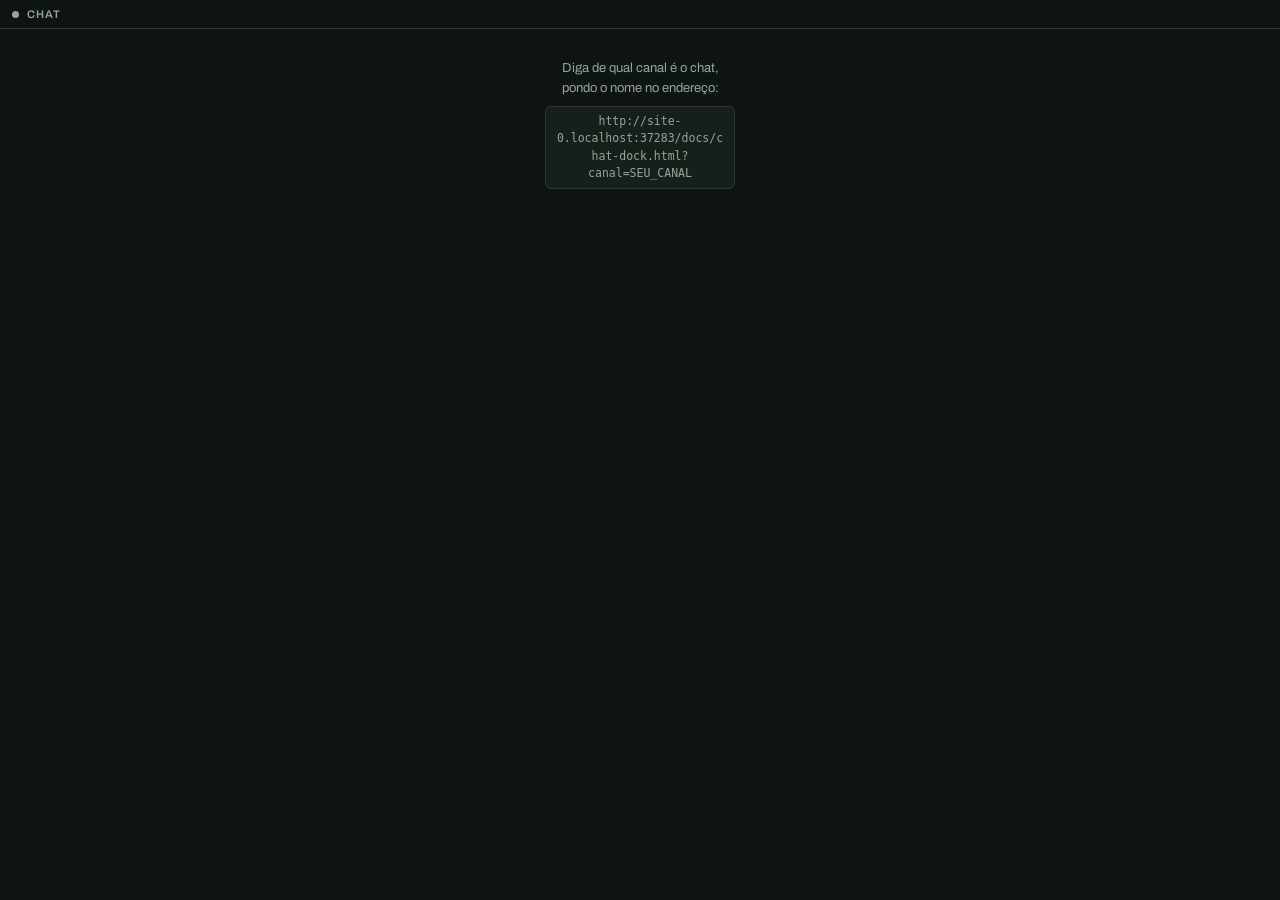
<file: docs/chat-dock.html>
<!doctype html>
<html lang="pt-BR">
<head>
<meta charset="utf-8">
<meta name="viewport" content="width=device-width, initial-scale=1">
<title>Chat — ZocaHub</title>

<!--
  O CHAT COMO PAINEL, E NÃO COMO OVERLAY.

  É o mesmo chat.js que desenha o overlay na live: mesma leitura do IRC,
  mesmas cores de nick, mesmos emotes. O que muda é o destino — aqui ele
  vive numa doca do OBS, do lado das cenas, pra VOCÊ ler.

  Por isso é uma página à parte e não uma seção do painel: doca do OBS se
  arrasta, se redimensiona e se encaixa onde a pessoa quiser. Enfiado
  dentro do painel, o chat ficaria espremido numa coluna de 300px junto
  com mais dez seções.

  SÓ LEITURA. Não há campo de escrever: quem responde no chat é você pela
  Twitch, e um campo aqui viraria mais uma caixa pra confundir — além de
  exigir guardar um token de escrita numa página que fica aberta o dia
  inteiro dentro do OBS.
-->

<link rel="stylesheet" href="https://fonts.googleapis.com/css2?family=Archivo:wght@400;500;600&display=swap">
<link rel="stylesheet" href="chat.css?v=42">
<style>
  :root {
    color-scheme: dark;
    /* As MESMAS cores do painel: as duas docas ficam lado a lado no OBS,
       e duas paletas diferentes ali parecem dois programas. */
    --fundo:  #0E1411;
    --caixa:  #161F1A;
    --linha:  #2A3830;
    --tinta:  #E4EDE7;
    --fraco:  #93A69B;
    --sinal:  #3DD47F;
    --disp: "Archivo", system-ui, "Segoe UI", Arial, sans-serif;
  }
  * { box-sizing: border-box; }
  html, body { height: 100%; margin: 0; }
  body {
    background: var(--fundo); color: var(--tinta);
    font: 14px/1.5 var(--disp);
    display: flex; flex-direction: column;
  }

  .topo {
    display: flex; align-items: center; gap: 8px;
    padding: 8px 12px; border-bottom: 1px solid var(--linha);
    font: 600 11px var(--disp); letter-spacing: .08em; text-transform: uppercase;
    color: var(--fraco); flex: none;
  }
  .topo i {
    width: 7px; height: 7px; border-radius: 50%; background: var(--fraco);
  }
  .topo.ligado i { background: var(--sinal); }
  .topo span { margin-left: auto; text-transform: none; letter-spacing: 0; font-weight: 400; }

  /* O chat.js desenha dentro deste; ele rola sozinho. */
  #chat { flex: 1; overflow: hidden; padding: 6px 4px; }

  .aviso {
    margin: auto; padding: 24px; text-align: center;
    color: var(--fraco); font-size: 13px; max-width: 34ch;
  }
  .aviso code {
    display: block; margin-top: 8px; padding: 6px 8px;
    background: var(--caixa); border: 1px solid var(--linha);
    border-radius: 6px; font-size: 11.5px; overflow-wrap: anywhere;
  }
</style>
</head>
<body>

<div class="topo" id="topo"><i></i>Chat<span id="canal"></span></div>
<div id="chat"></div>

<script src="clock.js?v=42"></script>
<script src="chat.js?v=42"></script>
<script>
(function () {
  'use strict';

  var API = 'https://api.zocahop.com';

  var naUrl = new URLSearchParams(location.search);
  var canal = (naUrl.get('canal') || '').replace(/[^A-Za-z0-9_]/g, '').toLowerCase();
  var chave = (naUrl.get('chave') || '').trim();

  var caixa = document.getElementById('chat');

  function avisa(texto, endereco) {
    caixa.innerHTML = '';
    var p = document.createElement('div');
    p.className = 'aviso';
    p.textContent = texto;
    if (endereco) {
      var c = document.createElement('code');
      c.textContent = endereco;
      p.appendChild(c);
    }
    caixa.appendChild(p);
  }

  /* O CANAL PODE VIR DE DOIS JEITOS.

     Colado na URL (?canal=fulano) resolve na hora e não precisa de chave
     — é o caminho de quem só quer ver um chat. Com a chave do painel, a
     gente descobre o canal sozinho, que é o que o botão do site usa. */
  function comeca(oCanal) {
    document.getElementById('canal').textContent = '#' + oCanal;
    document.getElementById('topo').classList.add('ligado');

    caixa.innerHTML = '';
    Chat.mount(caixa, {
      tipo: 'chat',
      canal: oCanal,
      /* Ajustes de leitura, e não de live: aqui a pessoa está LENDO, então
         fonte menor, mais mensagens na tela e nada de sumir sozinho. */
      size: 14,
      cmax: 80,
      cvida: 0,
      cnickauto: 1,
      color: '#E4EDE7',
      bg: 'transparent',
    });
  }

  if (canal) {
    comeca(canal);
  } else if (chave) {
    fetch(API + '/estado.php', { headers: { 'X-Chave': chave } })
      .then(function (r) { return r.json(); })
      .then(function (d) {
        var c = (d && d.eu && d.eu.canal) || '';
        if (c) comeca(c);
        else avisa('Não descobri o seu canal. Ponha ele no endereço:',
                   location.origin + location.pathname + '?canal=SEU_CANAL');
      })
      .catch(function () {
        avisa('Não consegui falar com o servidor. Ponha o canal no endereço:',
              location.origin + location.pathname + '?canal=SEU_CANAL');
      });
  } else {
    avisa('Diga de qual canal é o chat, pondo o nome no endereço:',
          location.origin + location.pathname + '?canal=SEU_CANAL');
  }
})();
</script>
</body>
</html>
</file>
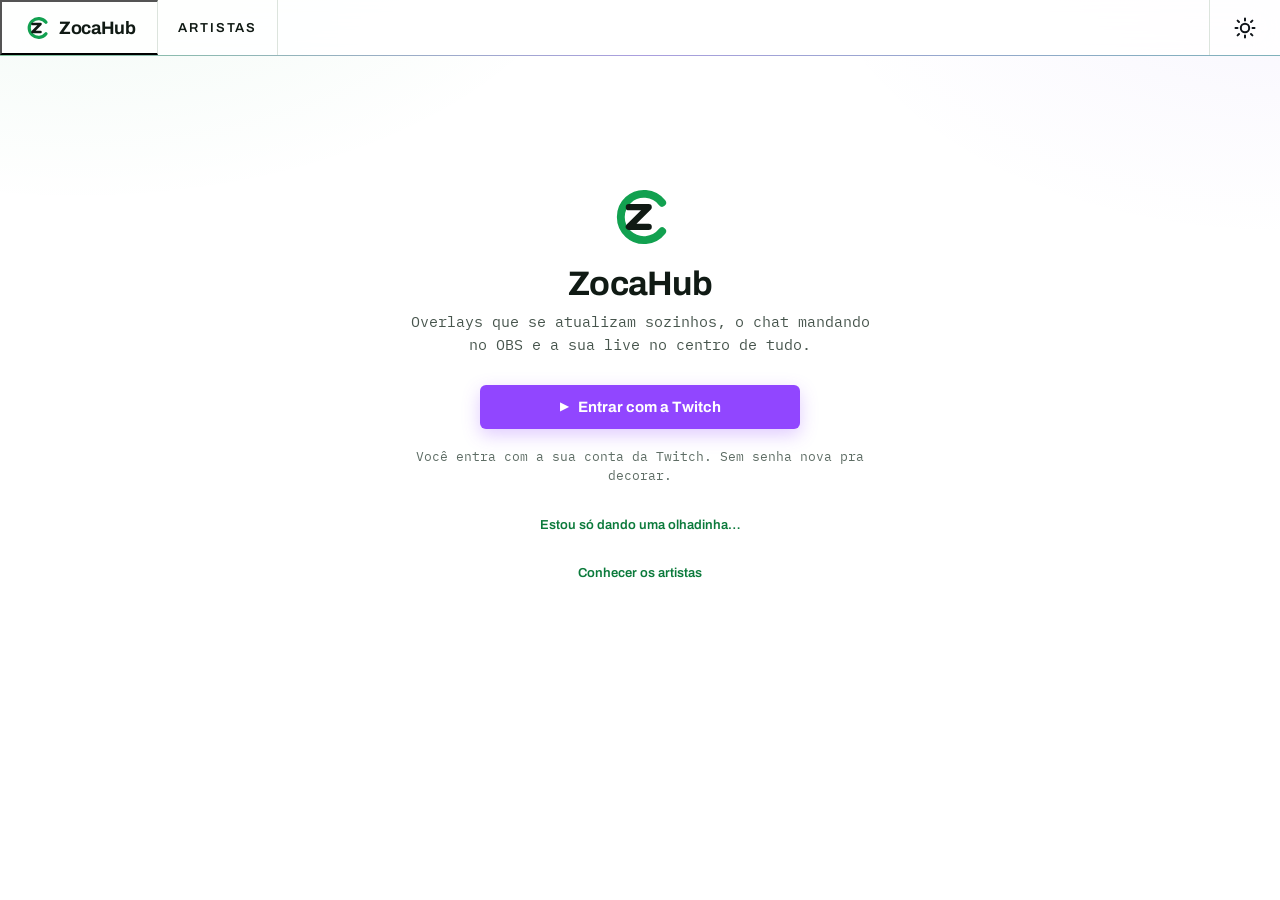
<file: docs/convites.html>
<!doctype html>
<html lang="pt-BR">
<head>
<meta charset="utf-8">
<meta name="referrer" content="no-referrer">
<meta name="viewport" content="width=device-width, initial-scale=1">
<meta name="robots" content="noindex, nofollow">
<title>Moderadores — ZocaHub</title>

<!--
  ESTA PÁGINA VIROU UM DESVIO.

  Ela era a versão de antes do site ser uma página só. O que ela mostrava
  hoje mora em /mods, junto do resto — e lá tem mais.

  NÃO FOI APAGADA de propósito: o endereço pode estar nos favoritos de
  alguém ou num link já mandado. Apagar quebraria esses; desviar leva a
  pessoa pro lugar certo sem ela precisar saber que algo mudou.

  E o pior caso não era o link quebrado, era o contrário: a página velha
  FUNCIONAVA. Quem a tivesse salva continuaria vendo uma tela que nunca mais
  receberia nada do que fosse construído — sem parecer quebrada, e sem
  nenhum jeito de desconfiar.
-->

<style>
  html, body { height: 100%; margin: 0; }
  body {
    background: #0E1411; color: #93A69B;
    font: 14px/1.6 system-ui, "Segoe UI", Arial, sans-serif;
    display: flex; align-items: center; justify-content: center;
    text-align: center; padding: 24px;
  }
  a { color: #3DD47F; }
</style>
</head>
<body>

<p>Isto agora fica no painel.<br><a id="ir" href="./#/mods">Continuar</a></p>

<script>
(function () {
  'use strict';

  /* A CHAVE VIAJA JUNTO.

     Ela chega no # de duas formas, porque dois lugares diferentes montavam
     o link: "#chave=XYZ" (as páginas antigas entre si) e "#XYZ" (o
     entrar.php). As duas são aceitas.

     Guardar aqui funciona porque é o mesmo domínio e a mesma gaveta que o
     painel lê — 'zc:chave'. Sem isto, quem chegasse por um favorito com a
     chave no link cairia no painel deslogado. */
  try {
    var cru = decodeURIComponent((location.hash || '').replace(/^#/, '')).trim();
    var k = cru.indexOf('chave=') === 0 ? cru.slice(6) : cru;
    if (k && k[0] !== '/') {
      try { localStorage.setItem('zc:chave', k); } catch (e) {}
      try { sessionStorage.setItem('zc:chave', k); } catch (e) {}
    }
  } catch (e) {}

  /* replace, e não href: senão o botão de voltar traz pra cá de novo e a
     pessoa fica presa num pingue-pongue. */
  try { location.replace('./#/mods'); } catch (e) { location.href = './#/mods'; }
})();
</script>
</body>
</html>
</file>
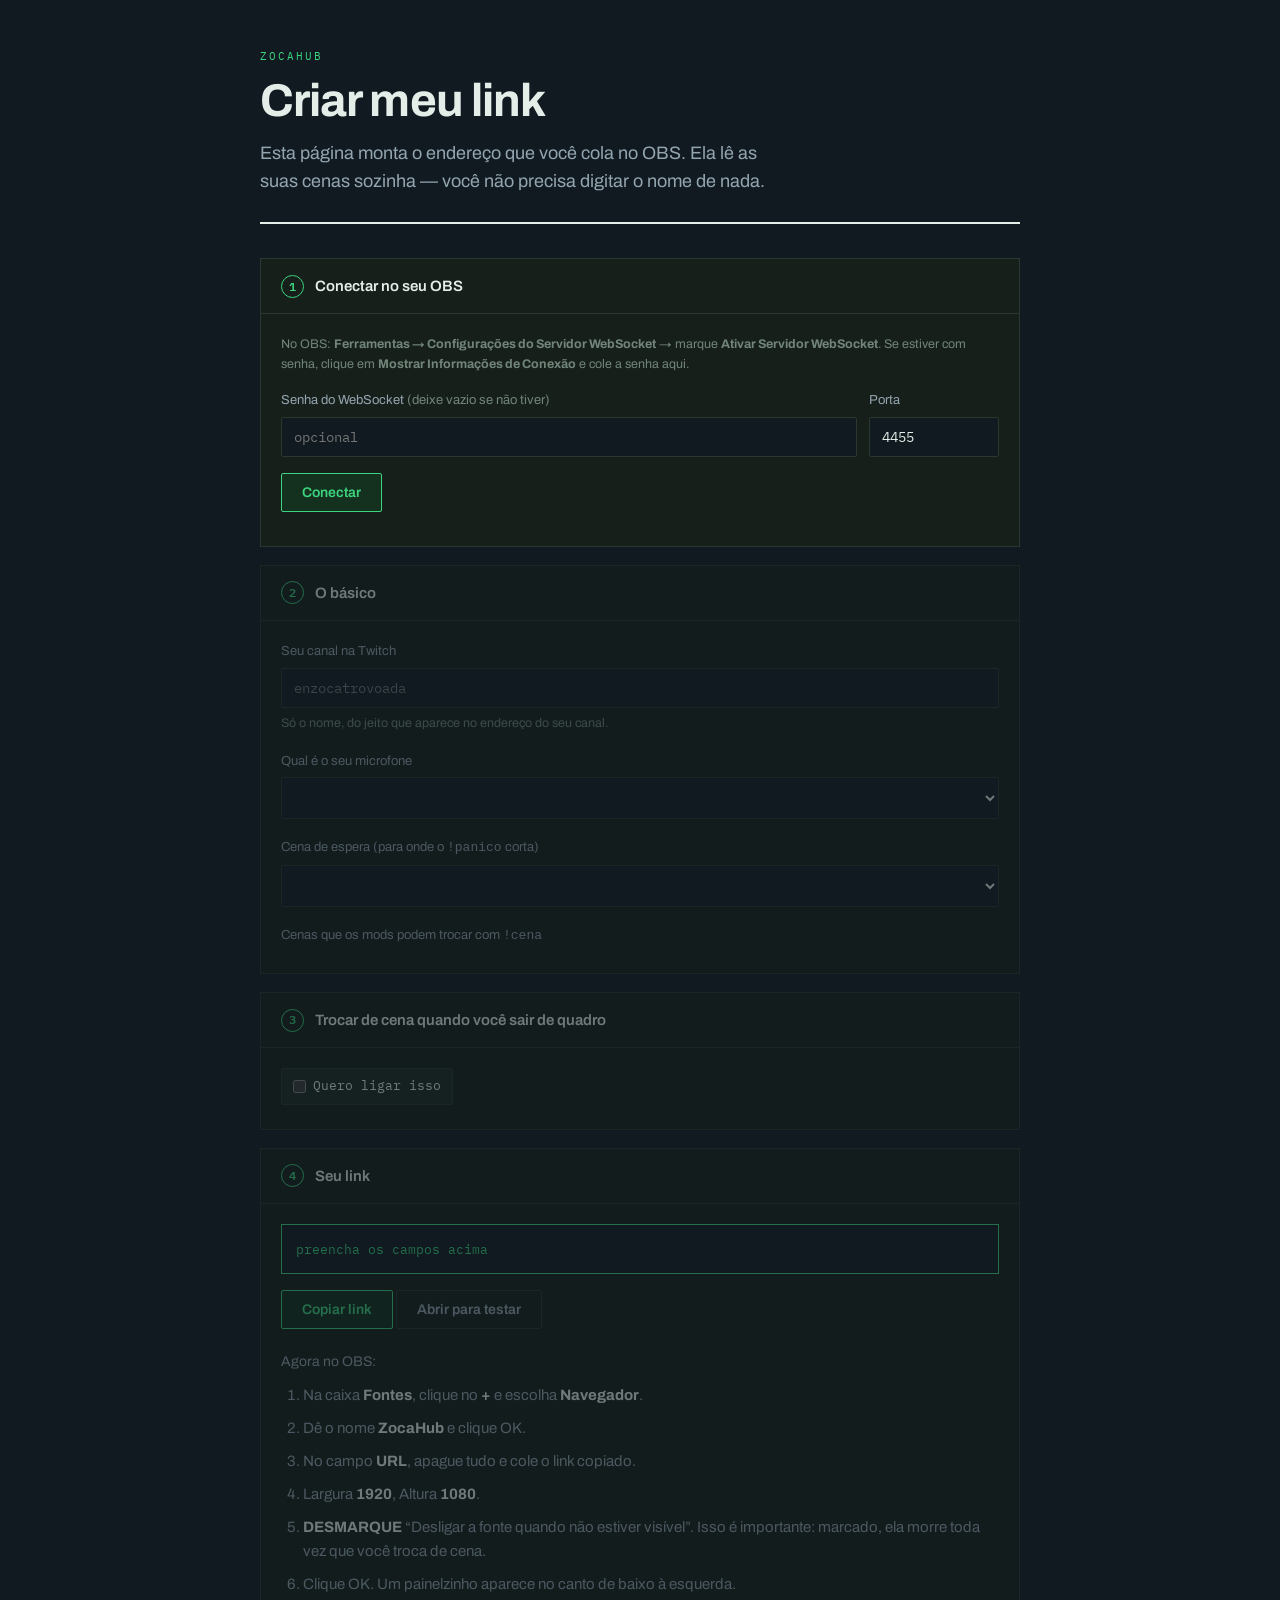
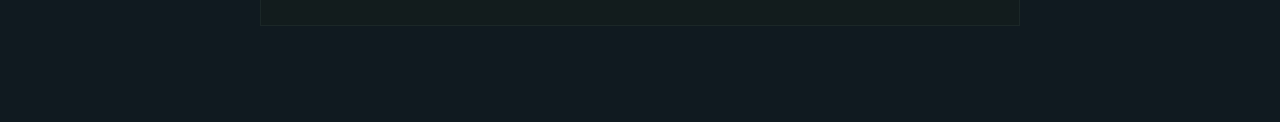
<file: docs/criar.html>
<!doctype html>
<html lang="pt-BR">
<head>
<meta charset="utf-8">
<meta name="referrer" content="no-referrer">
<!-- A CHAVE VIAJA NA URL DESTA PÁGINA.
     Sem esta linha, todo pedido a servidor de fora (a fonte do Google, por
     exemplo) leva junto um cabeçalho Referer. Navegador atual só manda a
     origem e corta o resto, mas o CEF embutido no OBS costuma ficar
     versões atrás, e ali o endereço inteiro — com a chave — sairia de casa.
     no-referrer não manda nada, e não custa nada. -->
<meta name="viewport" content="width=device-width, initial-scale=1">
<meta name="robots" content="noindex, nofollow">
<title>Criar meu link — ZocaHub</title>
<link rel="icon" href="icone.png?v=2" type="image/png">
<link rel="apple-touch-icon" href="icone-192.png?v=2">
<link rel="preconnect" href="https://fonts.googleapis.com">
<link rel="preconnect" href="https://fonts.gstatic.com" crossorigin>
<link rel="stylesheet" href="https://fonts.googleapis.com/css2?family=Archivo:wght@500;600;700&family=IBM+Plex+Mono:wght@400;500&display=swap">
<style>
  :root {
    color-scheme: dark;
    --fundo:  #101A20;
    --caixa:  #161F1A;
    --caixa2: #1D2822;
    --linha:  #2A3830;
    --tinta:  #E4EDE7;
    --fraco:  #93A5B0;
    --apagado:#71857A;
    --sinal:  #3DD47F;
    --sinal2: #14301F;
    --alerta: #E4735A;
    --ambar:  #D3A244;
    --disp:   "Archivo", "Helvetica Neue", Arial, sans-serif;
    --mono:   "IBM Plex Mono", ui-monospace, Consolas, monospace;
  }
  * { box-sizing: border-box; }
  body {
    margin: 0; padding: 0 20px 80px;
    background: var(--fundo); color: var(--tinta);
    font: 16px/1.6 var(--disp);
    -webkit-font-smoothing: antialiased;
  }
  .wrap { max-width: 760px; margin: 0 auto; }

  header { padding: 48px 0 26px; border-bottom: 2px solid var(--tinta); margin-bottom: 34px; }
  .tag {
    font-family: var(--mono); font-size: 11px; letter-spacing: .18em;
    text-transform: uppercase; color: var(--sinal); margin: 0 0 12px;
  }
  h1 { font-size: clamp(30px,6vw,46px); line-height: 1.02; letter-spacing: -.02em; margin: 0 0 14px; font-weight: 700; }
  header p { margin: 0; color: var(--fraco); font-size: 18px; max-width: 52ch; }

  .etapa { border: 1px solid var(--linha); background: var(--caixa); margin-bottom: 18px; }
  .etapa[data-travada="1"] { opacity: .45; pointer-events: none; }
  .etapa > h2 {
    margin: 0; padding: 15px 20px; font-size: 15px; font-weight: 600;
    border-bottom: 1px solid var(--linha); display: flex; align-items: center; gap: 11px;
  }
  .n {
    font-family: var(--mono); font-size: 12px; width: 23px; height: 23px; flex: none;
    display: grid; place-items: center; border: 1px solid var(--sinal); color: var(--sinal); border-radius: 50%;
  }
  .corpo { padding: 20px; }
  .corpo > :first-child { margin-top: 0; }
  .corpo > :last-child { margin-bottom: 0; }

  label { display: block; font-size: 13px; color: var(--fraco); margin: 18px 0 6px; }
  label:first-of-type { margin-top: 0; }
  .dica { font-size: 12.5px; color: var(--apagado); margin: 5px 0 0; }

  input[type=text], input[type=password], input[type=number], select {
    width: 100%; font: 14px var(--mono); color: var(--tinta);
    background: var(--fundo); border: 1px solid var(--linha);
    padding: 10px 12px; border-radius: 2px;
  }
  input:focus, select:focus, button:focus-visible { outline: 2px solid var(--sinal); outline-offset: 1px; }
  select[multiple] { min-height: 120px; }

  .dupla { display: grid; grid-template-columns: 1fr 130px; gap: 12px; align-items: end; }

  button {
    font: 600 14px var(--disp); cursor: pointer; border-radius: 2px;
    background: var(--sinal2); color: var(--sinal); border: 1px solid var(--sinal);
    padding: 11px 20px;
  }
  button:hover { background: #1d474c; }
  button.fraco { background: transparent; color: var(--fraco); border-color: var(--linha); }
  button:disabled { opacity: .4; cursor: default; }

  .caixinhas { display: flex; flex-wrap: wrap; gap: 8px; }
  .caixinhas label {
    margin: 0; display: flex; align-items: center; gap: 7px;
    font-family: var(--mono); font-size: 13px; color: var(--tinta);
    background: var(--caixa2); border: 1px solid var(--linha);
    padding: 7px 11px; border-radius: 2px; cursor: pointer;
  }
  .caixinhas label:has(input:checked) { border-color: var(--sinal); color: var(--sinal); }
  .caixinhas input { accent-color: var(--sinal); margin: 0; }

  .recado { font-family: var(--mono); font-size: 13px; margin: 14px 0 0; }
  .recado.ruim { color: var(--alerta); }
  .recado.bom  { color: var(--sinal); }

  .nota {
    border-left: 3px solid var(--ambar); background: var(--caixa2);
    padding: 13px 16px; margin: 18px 0; font-size: 14px; color: var(--fraco);
  }
  .nota b { color: var(--tinta); }

  #saida {
    font-family: var(--mono); font-size: 12.5px; word-break: break-all;
    background: var(--fundo); border: 1px solid var(--sinal);
    padding: 14px; margin-bottom: 14px; color: var(--sinal); user-select: all;
    max-height: 160px; overflow-y: auto;
  }
  ol.passos { margin: 0; padding-left: 22px; color: var(--fraco); font-size: 15px; }
  ol.passos li { margin-bottom: 9px; }
  ol.passos b { color: var(--tinta); }
  .escondido { display: none; }
</style>
</head>
<body>
<div class="wrap">

  <header>
    <p class="tag">ZocaHub</p>
    <h1>Criar meu link</h1>
    <p>Esta página monta o endereço que você cola no OBS. Ela lê as suas cenas sozinha — você não precisa digitar o nome de nada.</p>
  </header>

  <!-- 1 -->
  <section class="etapa" id="e1">
    <h2><span class="n">1</span> Conectar no seu OBS</h2>
    <div class="corpo">
      <p class="dica" style="margin-bottom:16px">
        No OBS: <b>Ferramentas → Configurações do Servidor WebSocket</b> → marque
        <b>Ativar Servidor WebSocket</b>. Se estiver com senha, clique em
        <b>Mostrar Informações de Conexão</b> e cole a senha aqui.
      </p>
      <div class="dupla">
        <div>
          <label for="senha">Senha do WebSocket <span style="color:var(--apagado)">(deixe vazio se não tiver)</span></label>
          <input id="senha" type="password" autocomplete="off" placeholder="opcional">
        </div>
        <div>
          <label for="porta">Porta</label>
          <input id="porta" type="number" value="4455">
        </div>
      </div>
      <p style="margin:16px 0 0"><button id="btConectar">Conectar</button></p>
      <p class="recado" id="r1"></p>
    </div>
  </section>

  <!-- 2 -->
  <section class="etapa" id="e2" data-travada="1">
    <h2><span class="n">2</span> O básico</h2>
    <div class="corpo">
      <label for="canal">Seu canal na Twitch</label>
      <input id="canal" type="text" placeholder="enzocatrovoada" autocomplete="off">
      <p class="dica">Só o nome, do jeito que aparece no endereço do seu canal.</p>

      <label for="mic">Qual é o seu microfone</label>
      <select id="mic"></select>

      <label for="cenaPanico">Cena de espera (para onde o <code>!panico</code> corta)</label>
      <select id="cenaPanico"></select>

      <label>Cenas que os mods podem trocar com <code>!cena</code></label>
      <div class="caixinhas" id="cenasPermitidas"></div>
    </div>
  </section>

  <!-- 3 -->
  <section class="etapa" id="e3" data-travada="1">
    <h2><span class="n">3</span> Trocar de cena quando você sair de quadro</h2>
    <div class="corpo">
      <div class="caixinhas" style="margin-bottom:4px">
        <label><input type="checkbox" id="ausencia"> Quero ligar isso</label>
      </div>

      <div id="blocoAusencia" class="escondido">
        <label for="camera">Qual é a sua câmera</label>
        <select id="camera"></select>

        <label for="cenaAusente">Para qual cena ir quando você sumir</label>
        <select id="cenaAusente"></select>

        <label>Em quais cenas isso vale <span style="color:var(--apagado)">(as que mostram você)</span></label>
        <div class="caixinhas" id="cenasComCamera"></div>

        <label for="segundos">Segundos sem você antes de trocar</label>
        <input id="segundos" type="number" value="12" min="4" max="120">

        <div class="nota">
          Nas propriedades da sua câmera no OBS, deixe
          <b>“Desativar quando não estiver visível”</b> DESMARCADO. Marcado, o OBS solta a
          câmera quando troca de cena e ela nunca vê você voltar.
        </div>
      </div>
    </div>
  </section>

  <!-- 4 -->
  <section class="etapa" id="e4" data-travada="1">
    <h2><span class="n">4</span> Seu link</h2>
    <div class="corpo">
      <div id="saida">preencha os campos acima</div>
      <p>
        <button id="btCopiar">Copiar link</button>
        <button class="fraco" id="btTestar">Abrir para testar</button>
      </p>
      <p class="recado" id="r4"></p>

      <p style="margin:22px 0 10px; font-size:14px; color:var(--fraco)">Agora no OBS:</p>
      <ol class="passos">
        <li>Na caixa <b>Fontes</b>, clique no <b>+</b> e escolha <b>Navegador</b>.</li>
        <li>Dê o nome <b>ZocaHub</b> e clique OK.</li>
        <li>No campo <b>URL</b>, apague tudo e cole o link copiado.</li>
        <li>Largura <b>1920</b>, Altura <b>1080</b>.</li>
        <li><b>DESMARQUE</b> “Desligar a fonte quando não estiver visível”. Isso é importante: marcado, ela morre toda vez que você troca de cena.</li>
        <li>Clique OK. Um painelzinho aparece no canto de baixo à esquerda.</li>
      </ol>
    </div>
  </section>

</div>

<script>
"use strict";

/* ---------- SHA-256 (o mesmo da ponte: crypto.subtle não existe em http) ---------- */
const K256 = [
  0x428a2f98,0x71374491,0xb5c0fbcf,0xe9b5dba5,0x3956c25b,0x59f111f1,0x923f82a4,0xab1c5ed5,
  0xd807aa98,0x12835b01,0x243185be,0x550c7dc3,0x72be5d74,0x80deb1fe,0x9bdc06a7,0xc19bf174,
  0xe49b69c1,0xefbe4786,0x0fc19dc6,0x240ca1cc,0x2de92c6f,0x4a7484aa,0x5cb0a9dc,0x76f988da,
  0x983e5152,0xa831c66d,0xb00327c8,0xbf597fc7,0xc6e00bf3,0xd5a79147,0x06ca6351,0x14292967,
  0x27b70a85,0x2e1b2138,0x4d2c6dfc,0x53380d13,0x650a7354,0x766a0abb,0x81c2c92e,0x92722c85,
  0xa2bfe8a1,0xa81a664b,0xc24b8b70,0xc76c51a3,0xd192e819,0xd6990624,0xf40e3585,0x106aa070,
  0x19a4c116,0x1e376c08,0x2748774c,0x34b0bcb5,0x391c0cb3,0x4ed8aa4a,0x5b9cca4f,0x682e6ff3,
  0x748f82ee,0x78a5636f,0x84c87814,0x8cc70208,0x90befffa,0xa4506ceb,0xbef9a3f7,0xc67178f2,
];
function sha256b64Puro(txt) {
  const gira = (x, n) => (x >>> n) | (x << (32 - n));
  const bytes = new TextEncoder().encode(txt), n = bytes.length;
  const bloco = new Uint8Array((((n + 8) >> 6) + 1) << 6);
  bloco.set(bytes); bloco[n] = 0x80;
  const dv = new DataView(bloco.buffer), bits = n * 8;
  dv.setUint32(bloco.length - 8, Math.floor(bits / 4294967296));
  dv.setUint32(bloco.length - 4, bits >>> 0);
  let H = [0x6a09e667,0xbb67ae85,0x3c6ef372,0xa54ff53a,0x510e527f,0x9b05688c,0x1f83d9ab,0x5be0cd19];
  const w = new Uint32Array(64);
  for (let i = 0; i < bloco.length; i += 64) {
    for (let j = 0; j < 16; j++) w[j] = dv.getUint32(i + j * 4);
    for (let j = 16; j < 64; j++) {
      const s0 = gira(w[j-15],7) ^ gira(w[j-15],18) ^ (w[j-15] >>> 3);
      const s1 = gira(w[j-2],17) ^ gira(w[j-2],19) ^ (w[j-2] >>> 10);
      w[j] = (w[j-16] + s0 + w[j-7] + s1) >>> 0;
    }
    let [a,b,c,d,e,f,g,h] = H;
    for (let j = 0; j < 64; j++) {
      const S1 = gira(e,6) ^ gira(e,11) ^ gira(e,25);
      const ch = (e & f) ^ (~e & g);
      const t1 = (h + S1 + ch + K256[j] + w[j]) >>> 0;
      const S0 = gira(a,2) ^ gira(a,13) ^ gira(a,22);
      const maj = (a & b) ^ (a & c) ^ (b & c);
      const t2 = (S0 + maj) >>> 0;
      h=g; g=f; f=e; e=(d+t1)>>>0; d=c; c=b; b=a; a=(t1+t2)>>>0;
    }
    const soma = [a,b,c,d,e,f,g,h];
    H = H.map((v,k) => (v + soma[k]) >>> 0);
  }
  let cru = '';
  for (const v of H) cru += String.fromCharCode((v>>>24)&255,(v>>>16)&255,(v>>>8)&255,v&255);
  return btoa(cru);
}
async function sha256b64(txt) {
  if (typeof crypto !== 'undefined' && crypto.subtle) {
    try {
      const buf = await crypto.subtle.digest('SHA-256', new TextEncoder().encode(txt));
      return btoa(String.fromCharCode(...new Uint8Array(buf)));
    } catch (e) {}
  }
  return sha256b64Puro(txt);
}

/* ---------- utilidades ---------- */
const el = (id) => document.getElementById(id);
const recado = (id, txt, tipo) => { const n = el(id); n.textContent = txt; n.className = 'recado ' + (tipo || ''); };
const destravar = (id) => el(id).dataset.travada = '0';

function opcoes(select, lista, marcado) {
  select.innerHTML = '';
  for (const v of lista) {
    const o = document.createElement('option');
    o.value = v; o.textContent = v;
    if (v === marcado) o.selected = true;
    select.appendChild(o);
  }
  if (!lista.length) {
    const o = document.createElement('option');
    o.value = ''; o.textContent = '(nada encontrado)';
    select.appendChild(o);
  }
}

function caixinhas(container, lista, marcadas) {
  container.innerHTML = '';
  for (const v of lista) {
    const l = document.createElement('label');
    const i = document.createElement('input');
    i.type = 'checkbox'; i.value = v;
    i.checked = !marcadas || marcadas.includes(v);
    i.addEventListener('change', montar);
    l.append(i, document.createTextNode(v));
    container.appendChild(l);
  }
}
const marcadasDe = (container) =>
  [...container.querySelectorAll('input:checked')].map(i => i.value);

/* ---------- conversa com o OBS ---------- */
let ws = null, pend = new Map(), seq = 0;
let cenas = [], entradas = [], especiais = {};

function pedir(tipo, dados) {
  const id = 'g' + (++seq);
  ws.send(JSON.stringify({ op: 6, d: { requestType: tipo, requestId: id, requestData: dados || {} } }));
  return new Promise((ok, falha) => {
    pend.set(id, { ok, falha });
    setTimeout(() => { if (pend.has(id)) { pend.delete(id); falha(new Error('sem resposta')); } }, 6000);
  });
}

el('btConectar').addEventListener('click', () => {
  const senha = el('senha').value;
  const porta = el('porta').value.trim() || '4455';
  recado('r1', 'Conectando…');

  try { ws = new WebSocket('ws://localhost:' + porta); }
  catch (err) { return recado('r1', 'Não consegui nem tentar: ' + err.message, 'ruim'); }

  const limite = setTimeout(() => {
    if (!ws || ws.readyState !== 1) {
      recado('r1', 'O OBS não respondeu. Ele está aberto? O servidor WebSocket está ativado?', 'ruim');
      try { ws.close(); } catch (e) {}
    }
  }, 6000);

  ws.onerror = () => recado('r1', 'Não consegui falar com o OBS. Confira se ele está aberto.', 'ruim');

  ws.onclose = (ev) => {
    clearTimeout(limite);
    if (ev.code === 4009) recado('r1', 'A senha não confere. Copie de novo em Mostrar Informações de Conexão.', 'ruim');
  };

  ws.onmessage = async (ev) => {
    const msg = JSON.parse(ev.data);

    if (msg.op === 0) {
      clearTimeout(limite);
      const ident = { rpcVersion: 1 };
      if (msg.d.authentication) {
        if (!senha) return recado('r1', 'Seu OBS pede senha e o campo está vazio.', 'ruim');
        const seg = await sha256b64(senha + msg.d.authentication.salt);
        ident.authentication = await sha256b64(seg + msg.d.authentication.challenge);
      } else {
        recado('r1', 'Conectado — mas seu WebSocket está SEM SENHA. Veja o aviso abaixo.', 'bom');
      }
      ws.send(JSON.stringify({ op: 1, d: ident }));
      return;
    }

    if (msg.op === 2) { await carregar(!!msg.d.negotiatedRpcVersion); return; }

    if (msg.op === 7) {
      const p = pend.get(msg.d.requestId); if (!p) return;
      pend.delete(msg.d.requestId);
      msg.d.requestStatus.result ? p.ok(msg.d.responseData || {})
                                 : p.falha(new Error(msg.d.requestStatus.comment || 'erro'));
    }
  };
});

const ehAudio = (k) => /wasapi|coreaudio|pulse|alsa|sndio|audio/i.test(k || '');
const ehVideo = (k) => /dshow|av_capture|v4l2|video_capture|ndi/i.test(k || '');

async function carregar(temSenha) {
  try {
    const l = await pedir('GetSceneList');
    cenas = (l.scenes || []).map(s => s.sceneName).reverse();
    entradas = (await pedir('GetInputList')).inputs || [];
    try { especiais = await pedir('GetSpecialInputs'); } catch (e) { especiais = {}; }
  } catch (err) {
    return recado('r1', 'Conectei, mas não consegui ler suas cenas: ' + err.message, 'ruim');
  }

  const audios = entradas.filter(i => ehAudio(i.inputKind)).map(i => i.inputName);
  const videos = entradas.filter(i => ehVideo(i.inputKind)).map(i => i.inputName);
  const todas  = entradas.map(i => i.inputName);

  const listaMic = [...new Set([especiais.mic1, especiais.mic2, ...audios, ...todas].filter(Boolean))];
  const listaCam = [...new Set([...videos, ...todas])];

  opcoes(el('mic'), listaMic, especiais.mic1 || audios[0]);
  opcoes(el('camera'), listaCam, videos[0]);

  const espera = cenas.find(n => /volt|brb|espera|pausa|ja volto/i.test(n)) || cenas[0];
  opcoes(el('cenaPanico'), cenas, espera);
  opcoes(el('cenaAusente'), cenas, espera);
  caixinhas(el('cenasPermitidas'), cenas);
  caixinhas(el('cenasComCamera'), cenas, cenas.filter(n => n !== espera));

  recado('r1', 'Conectado. Achei ' + cenas.length + ' cenas e ' + entradas.length + ' fontes.', 'bom');
  destravar('e2'); destravar('e3'); destravar('e4');
  montar();
}

/* ---------- monta o link ---------- */
function montar() {
  const canal = el('canal').value.trim().toLowerCase().replace(/^#/, '');
  if (!canal) { el('saida').textContent = 'falta o nome do seu canal na Twitch'; return; }

  const p = new URLSearchParams();
  p.set('canal', canal);
  if (el('mic').value) p.set('mic', el('mic').value);
  if (el('cenaPanico').value) p.set('cenaPanico', el('cenaPanico').value);

  const permitidas = marcadasDe(el('cenasPermitidas'));
  if (permitidas.length && permitidas.length !== cenas.length) p.set('cenas', permitidas.join(','));

  if (el('ausencia').checked) {
    p.set('ausencia', '1');
    if (el('camera').value) p.set('camera', el('camera').value);
    if (el('cenaAusente').value) p.set('cenaAusente', el('cenaAusente').value);
    const comCamera = marcadasDe(el('cenasComCamera'));
    if (comCamera.length) p.set('cenasComCamera', comCamera.join(','));
    p.set('segundosAusente', el('segundos').value || '12');
  }

  /* Senha do OBS e chave do painel vão depois do #, num pedaço à parte: o
     OBS abre este endereço toda vez que liga, e o que está antes do #
     chega no servidor que entrega a página — e fica no registro dele. */
  const segredo = new URLSearchParams();
  const senha = el('senha').value;
  if (senha) segredo.set('senha', senha);

  /* A chave já entra no link pronto: quem está criando a fonte não precisa
     saber que ela existe. */
  if (chaveDoPainel) segredo.set('chave', chaveDoPainel);

  el('saida').textContent = new URL('ponte.html', location.href).href + '?' + p.toString()
    + (segredo.toString() ? '#' + segredo.toString() : '');
}

/* A chave chega pelo # (links novos), pelo ? (links antigos) ou já está
   guardada, desde o login no site. O # e o ? saem da barra na hora. */
const chaveDoPainel = (function () {
  const daUrl = new URLSearchParams(location.hash.replace(/^#/, '')).get('chave')
             || new URLSearchParams(location.search).get('chave');
  if (daUrl) {
    try { localStorage.setItem('zc:chave', daUrl.trim()); } catch (e) {}
    try { history.replaceState(null, '', location.pathname); } catch (e) {}
    return daUrl.trim();
  }
  try { return localStorage.getItem('zc:chave') || sessionStorage.getItem('zc:chave') || ''; }
  catch (e) { return ''; }
})();

for (const id of ['canal','mic','cenaPanico','camera','cenaAusente','segundos','senha']) {
  el(id).addEventListener('input', montar);
  el(id).addEventListener('change', montar);
}

el('ausencia').addEventListener('change', () => {
  el('blocoAusencia').classList.toggle('escondido', !el('ausencia').checked);
  montar();
});

el('btCopiar').addEventListener('click', async () => {
  const txt = el('saida').textContent;
  if (!txt.startsWith('http')) return recado('r4', 'Preencha o nome do canal primeiro.', 'ruim');
  try {
    await navigator.clipboard.writeText(txt);
    recado('r4', 'Copiado. Agora é só colar no OBS.', 'bom');
  } catch (e) {
    recado('r4', 'Não consegui copiar sozinho — selecione o texto acima e use Ctrl+C.', 'ruim');
  }
});

el('btTestar').addEventListener('click', () => {
  const txt = el('saida').textContent;
  if (txt.startsWith('http')) window.open(txt, '_blank', 'width=960,height=560');
});
</script>
</body>
</html>
</file>
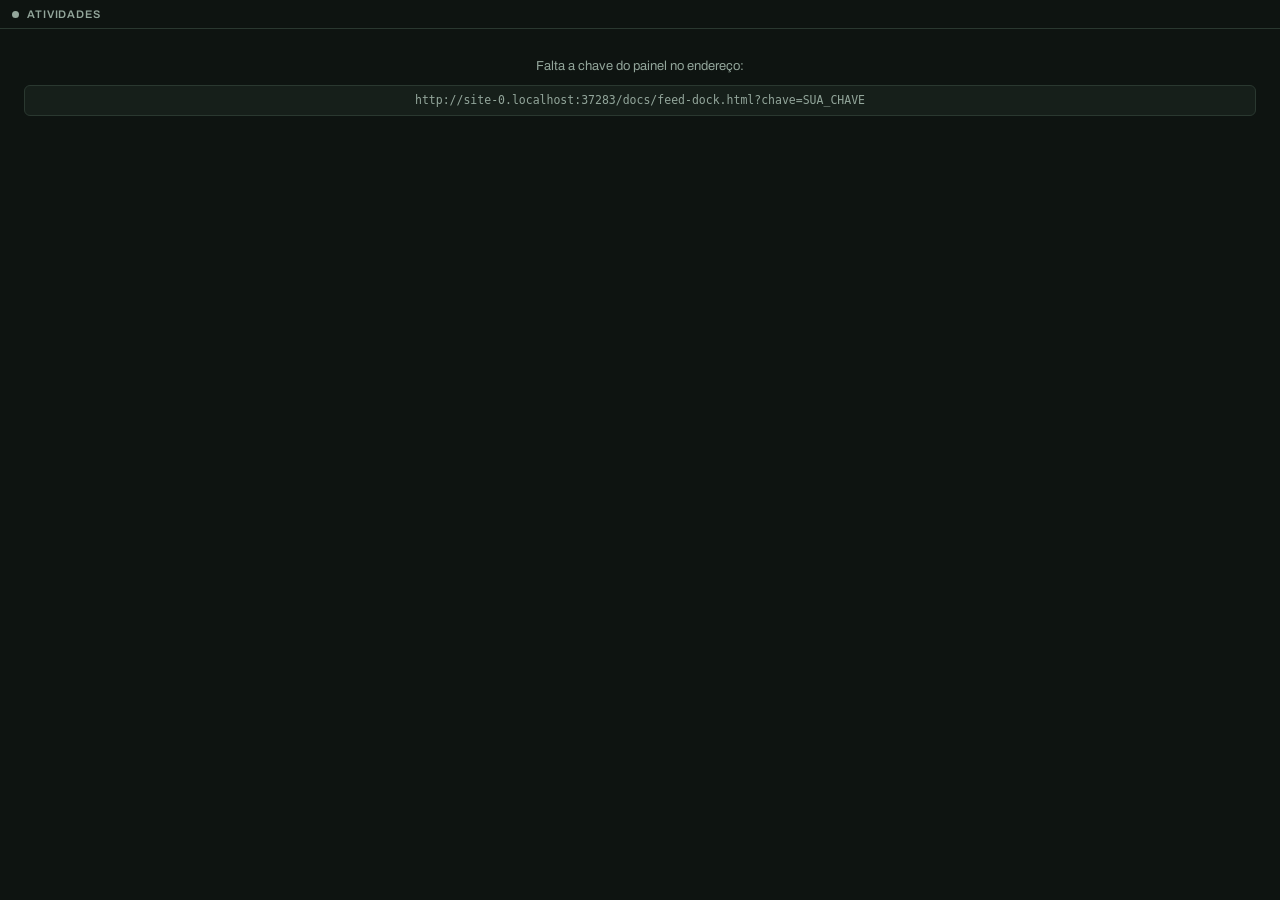
<file: docs/feed-dock.html>
<!doctype html>
<html lang="pt-BR">
<head>
<meta charset="utf-8">
<meta name="viewport" content="width=device-width, initial-scale=1">
<title>Atividades — ZocaHub</title>

<!--
  O QUE ACONTECEU NA LIVE, NUMA DOCA DO OBS.

  Follow, sub, presente, bits, doação e raid — em ordem, com a hora. É o
  painel que o streamer olha de canto de olho pra saber quem chegou e
  agradecer pelo nome.

  DOCA À PARTE, E NÃO UMA SEÇÃO DO PAINEL: doca do OBS se arrasta e se
  encaixa onde a pessoa quiser, e o que ela quer é isto numa coluna alta
  do lado do chat. Espremido dentro do painel, junto de mais dez seções,
  seria uma lista de três linhas que ninguém lê.

  Os eventos vêm de carona na mesma leitura que a doca já faz — não há
  endereço novo nem consulta a mais.
-->

<link rel="stylesheet" href="https://fonts.googleapis.com/css2?family=Archivo:wght@400;500;600;700&display=swap">
<style>
  :root {
    color-scheme: dark;
    /* As MESMAS cores do painel e da doca de chat: as três ficam lado a
       lado no OBS, e três paletas pareceriam três programas. */
    --fundo:  #0E1411;
    --caixa:  #161F1A;
    --linha:  #2A3830;
    --tinta:  #E4EDE7;
    --fraco:  #93A69B;
    --sinal:  #3DD47F;
    --ambar:  #D3A244;
    --rosa:   #E060A0;
    --roxo:   #A78BFA;
    --disp: "Archivo", system-ui, "Segoe UI", Arial, sans-serif;
  }
  * { box-sizing: border-box; }
  html, body { height: 100%; margin: 0; }
  body {
    background: var(--fundo); color: var(--tinta);
    font: 14px/1.5 var(--disp);
    display: flex; flex-direction: column;
  }

  .topo {
    display: flex; align-items: center; gap: 8px;
    padding: 8px 12px; border-bottom: 1px solid var(--linha);
    font: 600 11px var(--disp); letter-spacing: .08em; text-transform: uppercase;
    color: var(--fraco); flex: none;
  }
  .topo i { width: 7px; height: 7px; border-radius: 50%; background: var(--fraco); }
  .topo.ligado i { background: var(--sinal); }

  .lista { flex: 1; overflow-y: auto; padding: 4px 0; }

  .ev {
    display: flex; align-items: baseline; gap: 8px;
    padding: 7px 12px; border-bottom: 1px solid var(--linha);
  }
  /* A bolinha colorida é o que deixa a lista legível de canto de olho:
     a pessoa reconhece "chegou um sub" pela cor, sem ler. */
  .ev i { flex: none; width: 7px; height: 7px; border-radius: 50%; margin-top: 5px; }
  .ev b { font: 600 13px var(--disp); }
  .ev span { color: var(--fraco); font-size: 12.5px; }
  .ev time { margin-left: auto; color: var(--fraco); font-size: 11px; flex: none; }

  .ev--follow i   { background: var(--sinal); }
  .ev--sub i, .ev--presente i { background: var(--roxo); }
  .ev--bits i     { background: var(--ambar); }
  .ev--real i     { background: var(--rosa); }
  .ev--raid i     { background: var(--ambar); }

  .vazio { margin: auto; padding: 24px; text-align: center; color: var(--fraco); font-size: 13px; }
  .vazio code {
    display: block; margin-top: 8px; padding: 6px 8px;
    background: var(--caixa); border: 1px solid var(--linha);
    border-radius: 6px; font-size: 11.5px; overflow-wrap: anywhere;
  }
</style>
</head>
<body>

<div class="topo" id="topo"><i></i>Atividades</div>
<div class="lista" id="lista"></div>

<script>
(function () {
  'use strict';

  var API = 'https://api.zocahop.com';
  var chave = (new URLSearchParams(location.search).get('chave') || '').trim();
  var lista = document.getElementById('lista');

  /* Como cada acontecimento é escrito. O verbo no passado porque a lista
     é histórico, não aviso: "seguiu" e não "está seguindo". */
  var COMO = {
    follow:   function (e) { return [e.quem, 'seguiu você']; },
    sub:      function (e) { return [e.quem, 'assinou' + (e.quantidade > 1 ? ' por ' + e.quantidade + ' meses' : '')]; },
    presente: function (e) { return [e.quem, 'presenteou ' + e.quantidade + (e.quantidade > 1 ? ' subs' : ' sub')]; },
    bits:     function (e) { return [e.quem, 'mandou ' + e.quantidade + ' bits']; },
    real:     function (e) { return [e.quem, 'doou R$ ' + e.quantidade]; },
    raid:     function (e) { return [e.quem, 'raidou com ' + e.quantidade + (e.quantidade === 1 ? ' pessoa' : ' pessoas')]; },
  };

  function faz(seg) {
    var d = Math.round(Date.now() / 1000) - seg;
    if (d < 60) return 'agora';
    if (d < 3600) return Math.round(d / 60) + 'min';
    if (d < 86400) return Math.round(d / 3600) + 'h';
    return Math.round(d / 86400) + 'd';
  }

  function vazio(texto, endereco) {
    lista.innerHTML = '';
    var p = document.createElement('div');
    p.className = 'vazio';
    p.textContent = texto;
    if (endereco) {
      var c = document.createElement('code');
      c.textContent = endereco;
      p.appendChild(c);
    }
    lista.appendChild(p);
  }

  var ultimoId = 0;

  function pinta(eventos) {
    if (!eventos.length) {
      vazio('Nada ainda. O que acontecer na live aparece aqui.');
      return;
    }

    /* Só redesenha quando chegou coisa nova: a leitura acontece a cada
       poucos segundos, e refazer a lista toda vez faria a rolagem pular
       no meio da leitura de quem está olhando. */
    var topo = eventos[0] && eventos[0].id;
    if (topo === ultimoId) return;
    ultimoId = topo;

    lista.innerHTML = '';
    eventos.forEach(function (e) {
      var como = COMO[e.tipo];
      if (!como) return;
      var partes = como(e);

      var linha = document.createElement('div');
      linha.className = 'ev ev--' + e.tipo;

      var bolinha = document.createElement('i');
      var quem = document.createElement('b');
      /* TEXTO DE TERCEIRO É TEXTO: o nome vem da Twitch e nunca vira HTML. */
      quem.textContent = partes[0] || 'alguém';
      var oQue = document.createElement('span');
      oQue.textContent = partes[1];
      var quando = document.createElement('time');
      quando.textContent = faz(e.quando);

      linha.appendChild(bolinha);
      linha.appendChild(quem);
      linha.appendChild(oQue);
      linha.appendChild(quando);
      lista.appendChild(linha);
    });
  }

  function ler() {
    fetch(API + '/estado.php', { headers: { 'X-Chave': chave }, cache: 'no-store' })
      .then(function (r) { return r.json(); })
      .then(function (d) {
        document.getElementById('topo').classList.add('ligado');
        pinta((d && d.eventos) || []);
      })
      .catch(function () {
        document.getElementById('topo').classList.remove('ligado');
      });
  }

  if (!chave) {
    vazio('Falta a chave do painel no endereço:',
          location.origin + location.pathname + '?chave=SUA_CHAVE');
  } else {
    ler();
    /* De dez em dez segundos: follow e sub não chegam mais rápido que
       isso na prática, e uma doca aberta a live inteira não precisa
       perguntar de segundo em segundo. */
    setInterval(ler, 10000);
  }
})();
</script>
</body>
</html>
</file>
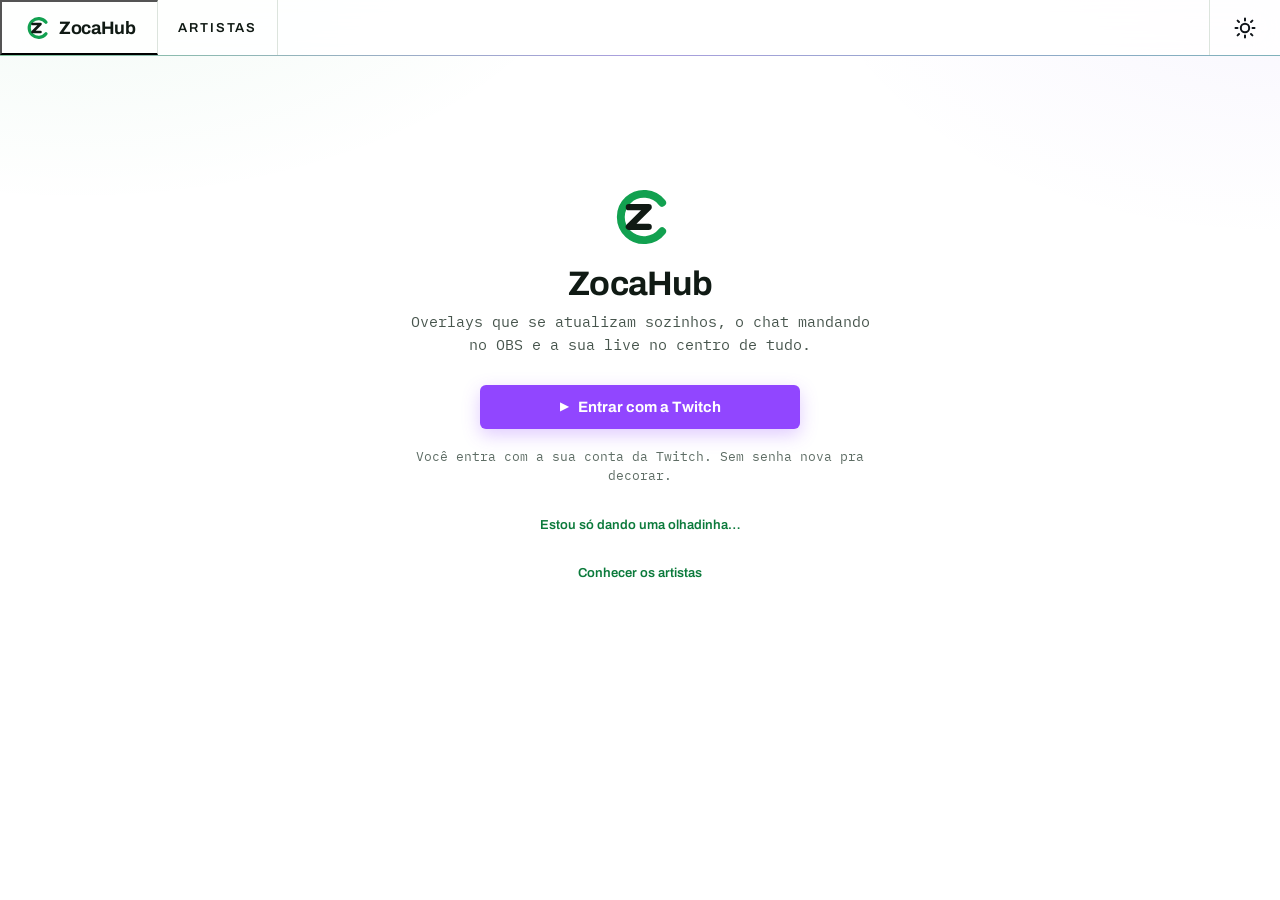
<file: docs/meu.html>
<!doctype html>
<html lang="pt-BR">
<head>
<meta charset="utf-8">
<meta name="referrer" content="no-referrer">
<meta name="viewport" content="width=device-width, initial-scale=1">
<meta name="robots" content="noindex, nofollow">
<title>Minhas coisas — ZocaHub</title>

<!--
  ESTA PÁGINA VIROU UM DESVIO.

  Ela era a versão de antes do site ser uma página só. O que ela mostrava
  hoje mora em /meu, junto do resto — e lá tem mais.

  NÃO FOI APAGADA de propósito: o endereço pode estar nos favoritos de
  alguém ou num link já mandado. Apagar quebraria esses; desviar leva a
  pessoa pro lugar certo sem ela precisar saber que algo mudou.

  E o pior caso não era o link quebrado, era o contrário: a página velha
  FUNCIONAVA. Quem a tivesse salva continuaria vendo uma tela que nunca mais
  receberia nada do que fosse construído — sem parecer quebrada, e sem
  nenhum jeito de desconfiar.
-->

<style>
  html, body { height: 100%; margin: 0; }
  body {
    background: #0E1411; color: #93A69B;
    font: 14px/1.6 system-ui, "Segoe UI", Arial, sans-serif;
    display: flex; align-items: center; justify-content: center;
    text-align: center; padding: 24px;
  }
  a { color: #3DD47F; }
</style>
</head>
<body>

<p>Isto agora fica no painel.<br><a id="ir" href="./#/meu">Continuar</a></p>

<script>
(function () {
  'use strict';

  /* A CHAVE VIAJA JUNTO.

     Ela chega no # de duas formas, porque dois lugares diferentes montavam
     o link: "#chave=XYZ" (as páginas antigas entre si) e "#XYZ" (o
     entrar.php). As duas são aceitas.

     Guardar aqui funciona porque é o mesmo domínio e a mesma gaveta que o
     painel lê — 'zc:chave'. Sem isto, quem chegasse por um favorito com a
     chave no link cairia no painel deslogado. */
  try {
    var cru = decodeURIComponent((location.hash || '').replace(/^#/, '')).trim();
    var k = cru.indexOf('chave=') === 0 ? cru.slice(6) : cru;
    if (k && k[0] !== '/') {
      try { localStorage.setItem('zc:chave', k); } catch (e) {}
      try { sessionStorage.setItem('zc:chave', k); } catch (e) {}
    }
  } catch (e) {}

  /* replace, e não href: senão o botão de voltar traz pra cá de novo e a
     pessoa fica presa num pingue-pongue. */
  try { location.replace('./#/meu'); } catch (e) { location.href = './#/meu'; }
})();
</script>
</body>
</html>
</file>
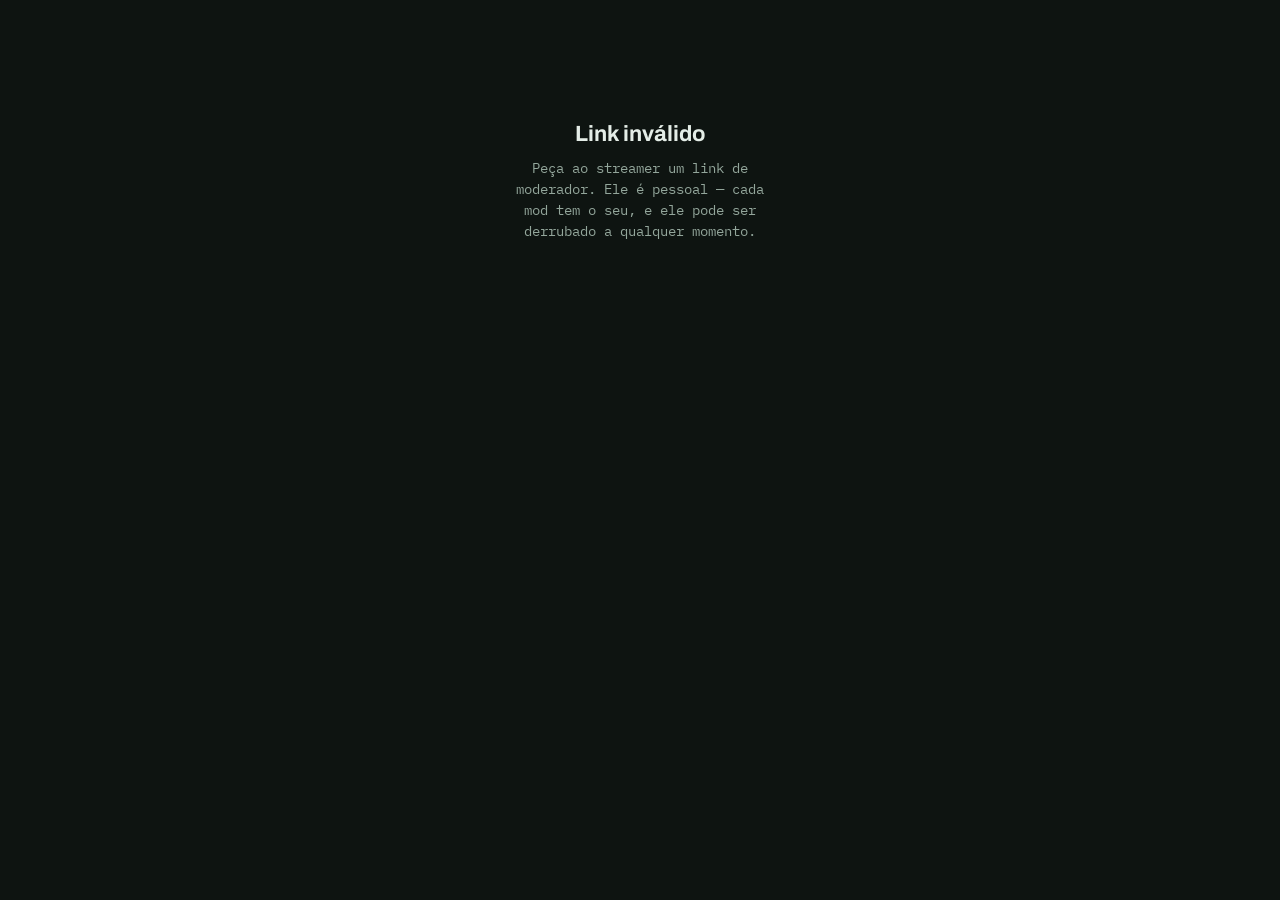
<file: docs/mods.html>
<!doctype html>
<html lang="pt-BR">
<head>
<meta charset="utf-8">
<meta name="referrer" content="no-referrer">
<!-- A CHAVE VIAJA NA URL DESTA PÁGINA.
     Sem esta linha, todo pedido a servidor de fora (a fonte do Google, por
     exemplo) leva junto um cabeçalho Referer. Navegador atual só manda a
     origem e corta o resto, mas o CEF embutido no OBS costuma ficar
     versões atrás, e ali o endereço inteiro — com a chave — sairia de casa.
     no-referrer não manda nada, e não custa nada. -->
<meta name="viewport" content="width=device-width, initial-scale=1, viewport-fit=cover">
<meta name="robots" content="noindex, nofollow">
<title>Painel do mod — ZocaHub</title>
<link rel="icon" href="icone.png?v=2" type="image/png">
<link rel="apple-touch-icon" href="icone-192.png?v=2">
<link rel="preconnect" href="https://fonts.googleapis.com">
<link rel="preconnect" href="https://fonts.gstatic.com" crossorigin>
<link rel="stylesheet" href="https://fonts.googleapis.com/css2?family=Archivo:wght@600;700&family=IBM+Plex+Mono:wght@400;500&display=swap">
<style>
  :root {
    color-scheme: dark;
    --fundo:#0E1411; --caixa:#161F1A; --linha:#2A3830;
    --tinta:#E4EDE7; --fraco:#93A69B;
    --sinal:#3DD47F; --sinal2:#14301F;
    --perigo:#E4735A; --perigo2:#3A211B; --ambar:#D3A244;
    --disp:"Archivo",Arial,sans-serif; --mono:"IBM Plex Mono",ui-monospace,monospace;
  }
  * { box-sizing: border-box; -webkit-tap-highlight-color: transparent; }
  body {
    margin: 0; padding: 14px 14px calc(28px + env(safe-area-inset-bottom));
    background: var(--fundo); color: var(--tinta);
    font: 15px/1.5 var(--mono); -webkit-font-smoothing: antialiased;
  }
  .w { max-width: 520px; margin: 0 auto; }

  header { display: flex; align-items: baseline; gap: 10px; margin-bottom: 14px; }
  header h1 { font: 700 15px var(--disp); margin: 0; letter-spacing: .04em; }
  header span { font-size: 12px; color: var(--fraco); margin-left: auto; }

  /* estado grande: mod olha isso de relance, no celular, com uma mão */
  .mic { border: 2px solid var(--linha); background: var(--caixa); padding: 20px 14px; text-align: center; margin-bottom: 12px; }
  .mic b { display: block; font: 700 clamp(22px,7.5vw,32px)/1.05 var(--disp); }
  .mic small { color: var(--fraco); font-size: 12px; }
  .mic.aberto { border-color: var(--sinal); } .mic.aberto b { color: var(--sinal); }
  .mic.mudo { border-color: var(--perigo); background: var(--perigo2); } .mic.mudo b { color: var(--perigo); }
  .mic.morto { border-color: var(--linha); } .mic.morto b { color: var(--fraco); }
  #vu { height: 5px; background: rgba(128,128,128,.25); margin-top: 12px; position: relative; }
  #vu i { position: absolute; inset: 0 100% 0 0; background: var(--sinal); transition: right .12s linear; }
  .mic.mudo #vu i { background: var(--perigo); }

  button {
    font: 600 15px var(--disp); width: 100%; cursor: pointer; border-radius: 3px;
    background: var(--caixa); color: var(--tinta); border: 1px solid var(--linha);
    padding: 15px 10px; touch-action: manipulation;
  }
  button:active:not(:disabled) { transform: scale(.985); }
  button:disabled { opacity: .3; }
  button:focus-visible { outline: 2px solid var(--sinal); outline-offset: 2px; }
  button.perigo { background: var(--perigo2); color: var(--perigo); border-color: var(--perigo); }
  button.ativo { background: var(--sinal2); color: var(--sinal); border-color: var(--sinal); }
  .par { display: grid; grid-template-columns: 1fr 1fr; gap: 8px; margin-bottom: 12px; }

  h2 { font: 600 10px var(--disp); letter-spacing: .18em; text-transform: uppercase; color: var(--fraco); margin: 20px 0 8px; }

  .som, .cena { display: flex; align-items: center; gap: 10px; margin-bottom: 7px; }
  .som span { flex: 1; font-size: 13.5px; overflow: hidden; text-overflow: ellipsis; white-space: nowrap; }
  .som button { width: auto; flex: none; padding: 10px 16px; font-size: 13px; }
  .som button.mudo { background: var(--perigo2); color: var(--perigo); border-color: var(--perigo); }
  .cena button { text-align: left; padding: 13px 14px; font-size: 14px; }
  .cena button.atual { background: var(--sinal2); color: var(--sinal); border-color: var(--sinal); }

  .fila { display: flex; justify-content: space-between; padding: 8px 2px; border-bottom: 1px solid var(--linha); font-size: 13px; }
  .fila b { color: var(--fraco); font-weight: 400; }
  .on { color: var(--sinal); } .off { color: var(--perigo); } .meh { color: var(--ambar); }

  #recado {
    position: sticky; bottom: 0; margin-top: 16px; padding: 12px 14px;
    background: var(--caixa); border: 1px solid var(--linha);
    font-size: 13px; color: var(--fraco); min-height: 44px;
  }
  #recado.bom { border-color: var(--sinal); color: var(--sinal); }
  #recado.ruim { border-color: var(--perigo); color: var(--perigo); }

  /* O aviso de OBS fechado, e o cinza de tudo que virou retrato. */
  #dormindo {
    border: 1px solid var(--ambar); background: var(--caixa);
    padding: 11px 13px; margin-bottom: 12px;
    font-size: 13px; line-height: 1.45; color: var(--ambar);
  }
  #dormindo b { display: block; font: 600 13px var(--disp); margin-bottom: 2px; }
  .congelado { opacity: .55; }
  .congelado h2::after {
    content: ' · como estava'; letter-spacing: 0; text-transform: none;
    font-weight: 400; color: var(--ambar);
  }

  #porta { text-align: center; padding: 12vh 0; }
  #porta h1 { font: 700 22px var(--disp); margin: 0 0 12px; }
  #porta p { color: var(--fraco); font-size: 14px; margin: 0 auto; max-width: 34ch; }
  .escondido { display: none !important; }
</style>
</head>
<body>
<div class="w">

  <div id="porta">
    <h1>Link inválido</h1>
    <p>Peça ao streamer um link de moderador. Ele é pessoal — cada mod tem o seu, e ele pode ser derrubado a qualquer momento.</p>
  </div>

  <div id="app" class="escondido">
    <header>
      <h1>PAINEL DO MOD</h1>
      <span id="euSou">—</span>
    </header>

    <div id="dormindo" class="escondido">
      <b>O OBS está fechado</b>
      <span id="dormindoQuando">Nada daqui muda nada até ele voltar.</span>
    </div>

    <div class="mic" id="cxMic">
      <b id="txMic">carregando…</b>
      <small id="nmMic">—</small>
      <div id="vu"><i></i></div>
    </div>

    <div class="par" id="botoesTopo">
      <button id="btMute">Mutar / Desmutar</button>
      <button id="btPanico" class="perigo">PÂNICO</button>
    </div>

    <div class="fila"><b>Cena</b><span id="vCena">—</span></div>
    <div class="fila"><b>Câmera</b><span id="vOlho">—</span></div>
    <div class="fila"><b>Fonte do OBS</b><span id="vPonte">—</span></div>

    <div class="par" id="secaoCamera" style="grid-template-columns:1fr;margin-top:12px">
      <button id="btCamera">Troca por câmera</button>
    </div>

    <div class="par" style="grid-template-columns:1fr">
      <button id="btMarcar">Marcar este momento</button>
    </div>

    <div id="secaoAudio"><h2>Áudio</h2><div id="sons"></div></div>
    <div id="secaoFontes"><h2>Fontes da cena</h2><div id="fontesCena"></div></div>
    <div id="secaoCena"><h2>Cenas</h2><div id="cenas"></div></div>

    <div id="recado">Tudo certo.</div>
  </div>

</div>

<script>
"use strict";

const API = 'https://api.zocahop.com';
const el = (id) => document.getElementById(id);

/* O token chega no # do link. Tiramos ele da barra de endereço na hora:
   assim não fica em print, nem no histórico, nem no que o navegador
   compartilha. Fica só no aparelho do mod. */
let token = '';
try {
  const doHash = location.hash.replace(/^#/, '').trim();
  if (doHash) {
    localStorage.setItem('zc:mod', doHash);
    history.replaceState(null, '', location.pathname);
  }
  token = localStorage.getItem('zc:mod') || '';
} catch (e) {
  token = location.hash.replace(/^#/, '').trim();
}

if (!token) {
  el('porta').classList.remove('escondido');
} else {
  el('porta').classList.add('escondido');
  el('app').classList.remove('escondido');
  puxar();
}

let pode = {}, sons = [], cenas = [], fontes = [], cenaAtual = '', mudo = false, micNome = '', panico = false, olho = null;
let recadoAte = 0;

/* Depois de apertar um botão, a gente pergunta rápido por alguns segundos.
   É o único momento em que a demora incomoda — no resto do tempo, de três em
   três segundos está de bom tamanho. */
let rajadaAte = 0;

/* Um relogio so, com passo variavel. Antes eram dois — um de 3 s e outro de
   800 ms — e durante a rajada os dois disparavam juntos, pedindo em dobro. */
setInterval(() => { if (Date.now() < rajadaAte) puxar(); }, 800);
setInterval(() => { if (Date.now() >= rajadaAte) puxar(); }, 3000);

function recado(txt, tipo) {
  const n = el('recado');
  n.textContent = txt;
  n.className = tipo || '';
  recadoAte = Date.now() + 6000;
}

async function puxar() {
  try {
    const r = await fetch(API + '/estado.php', { headers: { 'X-Mod': token } });

    if (r.status === 401) {
      el('app').classList.add('escondido');
      el('porta').classList.remove('escondido');
      el('porta').querySelector('h1').textContent = 'Este link não vale mais';
      el('porta').querySelector('p').textContent = 'O streamer revogou o seu acesso. Peça um novo se precisar.';
      try { localStorage.removeItem('zc:mod'); } catch (e) {}
      return;
    }
    if (!r.ok) return;

    const d = await r.json();
    pode = (d.eu && d.eu.pode) || {};
    el('euSou').textContent = (d.eu && d.eu.nome) || '';

    aplicar(d);
  } catch (e) {
    el('vPonte').textContent = 'sem internet';
    el('vPonte').className = 'off';
  }
}

/** "há 40 s", "há 12 min", "há 3 h" — o mod não quer contar segundo. */
function faz(segundos) {
  const s = Math.max(0, parseInt(segundos, 10) || 0);
  if (s < 90)   return 'há ' + s + ' s';
  if (s < 5400) return 'há ' + Math.round(s / 60) + ' min';
  if (s < 86400) return 'há ' + Math.round(s / 3600) + ' h';
  return 'há ' + Math.round(s / 86400) + ' dias';
}

function aplicar(d) {
  const viva = !!d.ligada;
  const e = d.estado || {};

  micNome  = e.mic || '';
  mudo     = !!e.mudo;
  panico   = !!e.panico;
  olho     = e.olho || null;
  cenaAtual = e.cena || '';
  sons     = Array.isArray(e.sons) ? e.sons : [];
  cenas    = Array.isArray(e.cenas) ? e.cenas : [];
  fontes   = Array.isArray(e.fontes) ? e.fontes : [];

  const cx = el('cxMic');
  if (!viva) {
    cx.className = 'mic morto';
    el('txMic').textContent = 'OBS DESLIGADO';
    el('nmMic').textContent = d.idade ? ('sem sinal há ' + d.idade + ' s') : (d.motivo || '');
  } else {
    cx.className = 'mic ' + (mudo ? 'mudo' : 'aberto');
    el('txMic').textContent = mudo ? 'MICROFONE MUDO' : 'MICROFONE ABERTO';
    el('nmMic').textContent = (micNome || '')
      + (mudo ? '' : (e.falando ? '  ·  falando agora' : '  ·  em silêncio'));
  }
  el('vu').firstElementChild.style.right = (100 - Math.min(100, (e.nivel || 0) * 320)) + '%';

  el('vCena').textContent = panico ? 'EM PÂNICO' : (cenaAtual || '—');
  el('vCena').className = panico ? 'meh' : '';

  /* Mostrar a idade importa: sem ela o mod ve a ultima cena conhecida e
     acha que e a de agora, ate meio minuto depois do OBS ter fechado. */
  const idade = d.idade || 0;
  el('vPonte').textContent = viva
    ? (idade > 8 ? 'ligada · há ' + idade + 's' : 'ligada')
    : 'não encontrada';
  el('vPonte').className = viva ? 'on' : 'off';

  if (!olho) {
    el('vOlho').textContent = 'não ativada';
    el('vOlho').className = '';
  } else {
    el('vOlho').textContent = olho.quebrado ? olho.quebrado
      : !olho.ligado ? 'desligada'
      : !olho.pronto ? 'carregando…'
      : olho.vendo ? 'ele está aí' : 'sem ninguém';
    el('vOlho').className = olho.quebrado ? 'off' : !olho.ligado ? 'meh' : olho.vendo ? 'on' : 'meh';
  }

  el('btMarcar').disabled = !viva;
  el('btMute').disabled   = !viva || !pode.audio;
  el('btPanico').disabled = !viva || !pode.audio || panico;
  el('btPanico').textContent = panico ? 'JÁ EM PÂNICO' : 'PÂNICO';

  const b = el('btCamera');
  el('secaoCamera').classList.toggle('escondido', !pode.cena || !olho);
  if (olho) {
    b.disabled = !viva || !!olho.quebrado;
    b.className = olho.ligado ? 'ativo' : '';
    b.textContent = olho.quebrado ? 'Troca por câmera: com problema'
                  : olho.ligado  ? 'Troca por câmera: LIGADA'
                                 : 'Troca por câmera: DESLIGADA';
  }

  /* O QUE SE SABIA CONTINUA NA TELA.

     Antes, fechar o OBS levava junto a lista de fontes e deixava os outros
     botões clicáveis à toa: o mod apertava, nada acontecia, e nada dizia
     por quê. Agora fica tudo visível, apagadinho e travado, com uma linha
     em cima explicando que aquilo é retrato e não o agora. */
  el('secaoAudio').classList.toggle('escondido', !pode.audio || !sons.length);
  el('secaoCena').classList.toggle('escondido', !pode.cena || !cenas.length);
  el('secaoFontes').classList.toggle('escondido', !pode.cena || !fontes.length);
  desenharSons();
  desenharCenas();
  desenharFontes();

  el('dormindo').classList.toggle('escondido', viva);
  if (!viva) {
    el('dormindoQuando').textContent = (d.idade
      ? 'Isto é o que estava valendo ' + faz(d.idade) + '. '
      : 'Ainda não recebi nada dele. ') + 'Nada daqui muda nada até ele voltar.';
  }

  ['secaoAudio', 'secaoCena', 'secaoFontes'].forEach((id) => {
    el(id).classList.toggle('congelado', !viva);
  });
  ['sons', 'cenas', 'fontesCena'].forEach((id) => {
    const bs = el(id).getElementsByTagName('button');
    for (let i = 0; i < bs.length; i++) bs[i].disabled = !viva;
  });

  if (recadoAte && Date.now() > recadoAte) { el('recado').textContent = 'Tudo certo.'; el('recado').className = ''; recadoAte = 0; }
}

function desenharSons() {
  const cx = el('sons');
  if (cx.dataset.assinatura === JSON.stringify(sons)) return;   // não redesenha à toa
  cx.dataset.assinatura = JSON.stringify(sons);
  cx.innerHTML = '';
  for (const s of sons) {
    const l = document.createElement('div'); l.className = 'som';
    const n = document.createElement('span'); n.textContent = s.nome;
    const b = document.createElement('button');
    b.textContent = s.mudo ? 'mudo' : 'no ar';
    if (s.mudo) b.className = 'mudo';
    b.addEventListener('click', () => enviar('som', s.nome, (s.mudo ? 'Abrindo ' : 'Mutando ') + s.nome));
    l.append(n, b); cx.appendChild(l);
  }
}

/* O olhinho do OBS: some da transmissão, mas a fonte continua lá. É outra
   coisa do que "ocultar do controller", que só tira daqui da lista. */
function desenharFontes() {
  const cx = el('fontesCena');
  const assinatura = JSON.stringify(fontes);
  if (cx.dataset.assinatura === assinatura) return;
  cx.dataset.assinatura = assinatura;
  cx.innerHTML = '';

  for (const f of fontes) {
    const l = document.createElement('div'); l.className = 'som';
    const n = document.createElement('span');
    n.textContent = f.nome;
    if (!f.visivel) n.style.opacity = '.5';
    const b = document.createElement('button');
    b.textContent = f.visivel ? 'na tela' : 'escondida';
    if (!f.visivel) b.className = 'mudo';
    b.addEventListener('click', () =>
      enviar('fonte', f.nome, (f.visivel ? 'Escondendo ' : 'Mostrando ') + f.nome));
    l.append(n, b); cx.appendChild(l);
  }
}

function desenharCenas() {
  const cx = el('cenas');
  const assinatura = JSON.stringify([cenas, cenaAtual]);
  if (cx.dataset.assinatura === assinatura) return;
  cx.dataset.assinatura = assinatura;
  cx.innerHTML = '';
  for (const n of cenas) {
    const l = document.createElement('div'); l.className = 'cena';
    const b = document.createElement('button');
    b.textContent = n;
    if (n === cenaAtual) b.className = 'atual';
    b.addEventListener('click', () => enviar('cena', n, 'Trocando para ' + n));
    l.appendChild(b); cx.appendChild(l);
  }
}

async function enviar(acao, argumento, aviso) {
  recado(aviso + '…');
  try {
    const r = await fetch(API + '/comando.php', {
      method: 'POST',
      headers: { 'Content-Type': 'application/json', 'X-Mod': token },
      body: JSON.stringify({ acao, argumento }),
    });
    const d = await r.json();
    if (!r.ok) return recado(d.erro || 'Não deu certo.', 'ruim');
    // O OBS não é nosso: a ponte busca o pedido e só então a tela muda.
    rajadaAte = Date.now() + 9000;
    recado('Feito. Confirmando…', 'bom');
  } catch (e) {
    recado('Sem internet.', 'ruim');
  }
}

el('btMute').addEventListener('click', () => enviar('mute', '', mudo ? 'Abrindo o microfone' : 'Mutando'));
// Guarda o ponto da live para achar no VOD depois. Nao mexe em nada no ar,
// entao nao pede confirmacao: no meio de um momento bom, atrito atrapalha.
el('btMarcar').addEventListener('click', () => enviar('marcar', '', 'Marcando o momento'));

el('btCamera').addEventListener('click', () => {
  const ligando = !(olho && olho.ligado);
  enviar('camera', '', ligando ? 'Ligando a troca por câmera' : 'Desligando a troca por câmera');
});

el('btPanico').addEventListener('click', () => {
  if (!confirm('Isso muta tudo e corta para a cena de espera. Só o streamer consegue voltar.\n\nConfirma?')) return;
  enviar('panico', '', 'Ativando pânico');
});
</script>
</body>
</html>
</file>
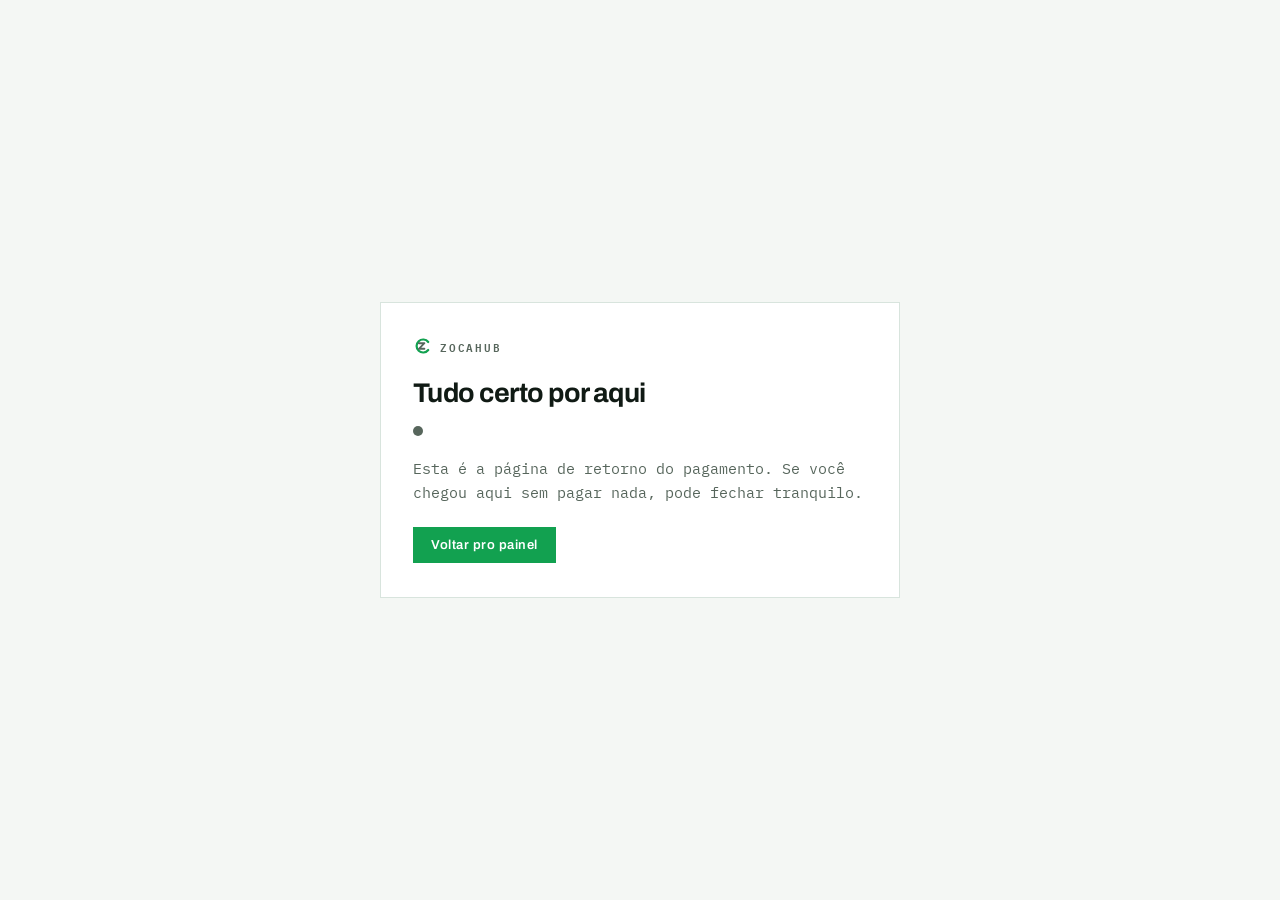
<file: docs/obrigado.html>
<!doctype html>
<html lang="pt-BR">
<head>
<meta charset="utf-8">
<meta name="referrer" content="no-referrer">
<meta name="viewport" content="width=device-width,initial-scale=1">
<title>Pagamento — ZocaHub</title>
<meta name="robots" content="noindex">
<link rel="icon" href="icone.png?v=2" type="image/png">
<link rel="preconnect" href="https://fonts.googleapis.com">
<link rel="preconnect" href="https://fonts.gstatic.com" crossorigin>
<link rel="stylesheet" href="https://fonts.googleapis.com/css2?family=Archivo:wght@500;600;700&family=IBM+Plex+Mono:wght@400;500&display=swap">
<style>
  /* Os mesmos tokens do painel, copiados porque esta página é uma folha
     solta: ela é o destino do Mercado Pago e precisa abrir sozinha, sem
     depender de nada do resto do site ter carregado. */
  :root {
    --disp: "Archivo", Arial, sans-serif;
    --mono: "IBM Plex Mono", ui-monospace, monospace;
    --fundo: #F4F7F4; --caixa: #FFFFFF; --linha: #D8E4DD;
    --tinta: #101A14; --fraco: #57665C;
    --verde: #12A150; --verde-forte: #0B7A3C; --ambar: #B07D14; --perigo: #C4432B;
  }
  @media (prefers-color-scheme: dark) {
    :root {
      --fundo: #0E1411; --caixa: #161F1A; --linha: #2A3830;
      --tinta: #E4EDE7; --fraco: #93A69B;
      --verde: #3DD47F; --verde-forte: #69E39C; --ambar: #E0A82E; --perigo: #E4735A;
    }
  }

  * { box-sizing: border-box; }
  body {
    margin: 0; min-height: 100vh; display: grid; place-items: center;
    padding: 24px; background: var(--fundo); color: var(--tinta);
    font: 15px/1.6 var(--mono); -webkit-font-smoothing: antialiased;
  }
  .caixa {
    width: 100%; max-width: 520px; background: var(--caixa);
    border: 1px solid var(--linha); padding: 34px 32px;
  }
  .marca {
    display: flex; align-items: center; gap: 9px; margin-bottom: 22px;
    font: 600 11px var(--mono); letter-spacing: .16em;
    text-transform: uppercase; color: var(--fraco);
  }
  h1 { margin: 0 0 10px; font: 700 27px/1.15 var(--disp); letter-spacing: -.02em; }
  p { margin: 0 0 14px; color: var(--fraco); }
  .bt {
    display: inline-block; margin-top: 8px; padding: 11px 18px;
    background: var(--verde); color: #fff; border: 0; text-decoration: none;
    font: 600 13px var(--disp); letter-spacing: .04em; cursor: pointer;
  }
  .bt:hover { background: var(--verde-forte); }
  .marcador { width: 10px; height: 10px; border-radius: 50%; display: inline-block; }
</style>
</head>
<body>

<div class="caixa">
  <div class="marca">
    <svg width="18" height="18" viewBox="0 0 26 26" aria-hidden="true">
      <path d="M22 7.2A9.4 9.4 0 1 0 22 18.8" fill="none" stroke="var(--verde)" stroke-width="3.2" stroke-linecap="round"/>
      <path d="M8.5 9h8l-8 8h8" fill="none" stroke="currentColor" stroke-width="2.6" stroke-linecap="round" stroke-linejoin="round"/>
    </svg>
    ZocaHub
  </div>

  <h1 id="titulo">Voltando…</h1>
  <div id="texto"></div>

  <a class="bt" id="voltar" href="index.html#/meu">Voltar pro painel</a>
</div>

<script>
(function () {
  'use strict';

  /* O QUE ESTA PÁGINA NÃO FAZ: liberar acesso.

     Ela é só o lugar onde o Mercado Pago devolve a pessoa depois do
     checkout, e o endereço dela qualquer um digita — inclusive com
     "?r=ok" no fim. Quem libera é o webhook, no servidor, depois de
     perguntar ao Mercado Pago o que de fato aconteceu. Aqui só se explica
     o que esperar. */

  var r = (new URLSearchParams(location.search).get('r') || '').replace(/[^a-z]/g, '');

  var TELAS = {
    ok: {
      titulo: 'Pagamento recebido',
      cor: 'var(--verde)',
      texto: [
        'O Mercado Pago confirmou. A liberação no site acontece em alguns segundos, '
        + 'quando o aviso deles chegar aqui.',
        'Volte pro painel e recarregue a página. Se depois de um minuto ainda estiver '
        + 'no plano grátis, use o botão <b>Já paguei</b> em Meu ZocaHub — ele pergunta '
        + 'direto ao Mercado Pago e resolve.',
      ],
    },
    processando: {
      titulo: 'Pagamento em processamento',
      cor: 'var(--ambar)',
      texto: [
        'O Mercado Pago ainda está confirmando. Com Pix isso costuma levar segundos; '
        + 'com cartão pode levar alguns minutos.',
        'Você não precisa pagar de novo. Assim que eles confirmarem, a liberação é automática.',
      ],
    },
    falhou: {
      titulo: 'O pagamento não passou',
      cor: 'var(--perigo)',
      texto: [
        'Nada foi cobrado de você.',
        'Dá pra tentar de novo pelo painel, com outro cartão ou por Pix.',
      ],
    },
  };

  var t = TELAS[r] || {
    titulo: 'Tudo certo por aqui',
    cor: 'var(--fraco)',
    texto: ['Esta é a página de retorno do pagamento. Se você chegou aqui sem pagar nada, '
          + 'pode fechar tranquilo.'],
  };

  document.getElementById('titulo').textContent = t.titulo;

  var cx = document.getElementById('texto');
  var pt = document.createElement('p');
  var bola = document.createElement('span');
  bola.className = 'marcador';
  bola.style.background = t.cor;
  pt.appendChild(bola);
  cx.appendChild(pt);

  t.texto.forEach(function (linha) {
    var p = document.createElement('p');
    /* O innerHTML aqui é seguro porque o texto é NOSSO, escrito acima, e
       nada do que veio na URL entra nele — o 'r' só escolhe qual dos três
       blocos aparece, e já foi limpo de tudo que não é letra. */
    p.innerHTML = linha;
    cx.appendChild(p);
  });
})();
</script>

</body>
</html>
</file>
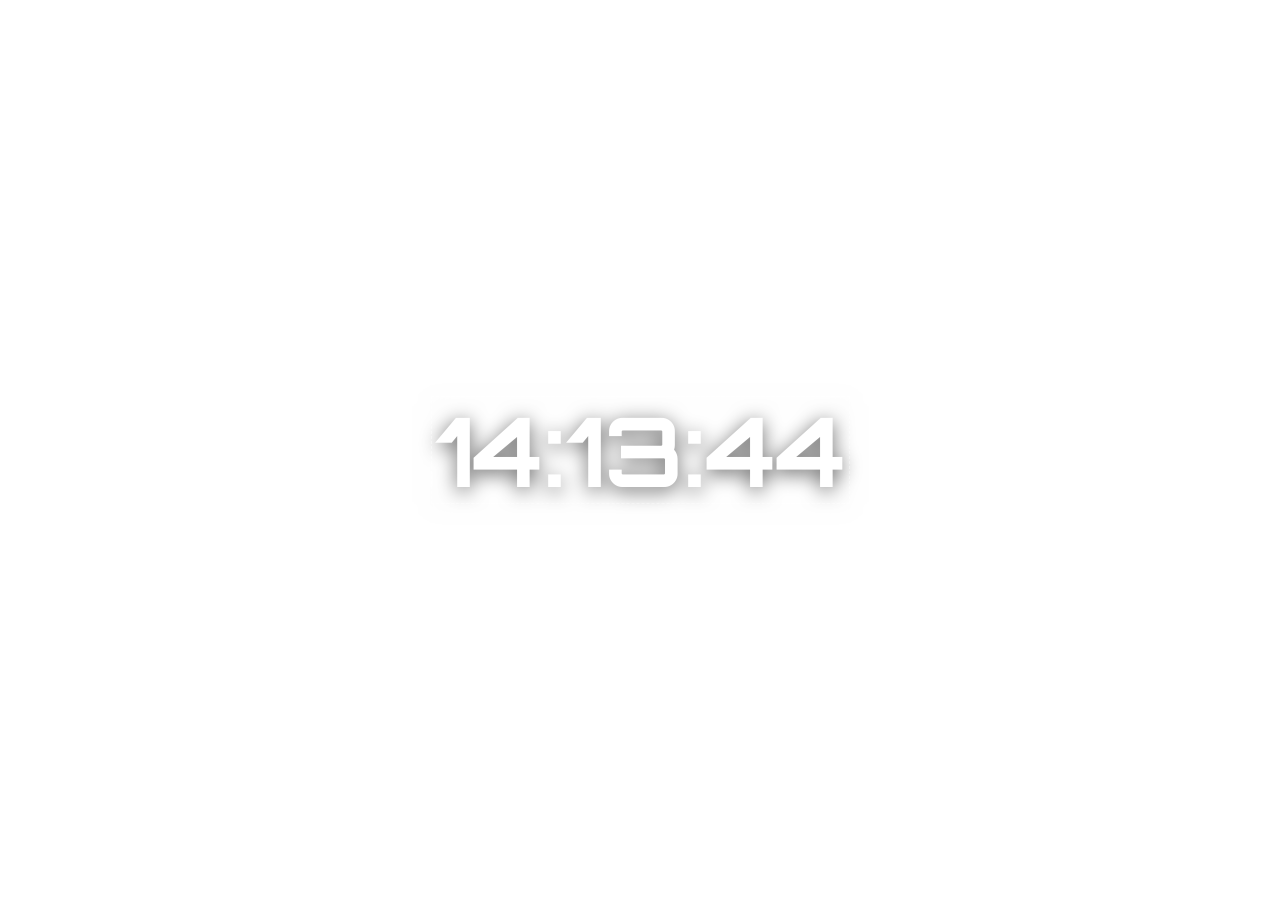
<file: docs/overlay.html>
<!doctype html>
<html lang="pt-BR">
<head>
<meta charset="utf-8">
<meta name="referrer" content="no-referrer">
<!-- A CHAVE VIAJA NA URL DESTA PÁGINA.
     Sem esta linha, todo pedido a servidor de fora (a fonte do Google, por
     exemplo) leva junto um cabeçalho Referer. Navegador atual só manda a
     origem e corta o resto, mas o CEF embutido no OBS costuma ficar
     versões atrás, e ali o endereço inteiro — com a chave — sairia de casa.
     no-referrer não manda nada, e não custa nada. -->
<title>Overlay — ZocaHub</title>
<meta name="robots" content="noindex">
<link rel="preconnect" href="https://fonts.googleapis.com">
<link rel="preconnect" href="https://fonts.gstatic.com" crossorigin>
<link rel="stylesheet" href="clock.css?v=42">
<link rel="stylesheet" href="chat.css?v=42">
<link rel="stylesheet" href="musica.css?v=42">
<link rel="stylesheet" href="alerta.css?v=42">
<link rel="stylesheet" href="tts.css?v=42">
<link rel="stylesheet" href="spd.css?v=42">
<style>
  /* Fundo transparente: é isso que faz a Fonte de Navegador do OBS mostrar
     só o overlay, sem retângulo preto por trás. */
  /* "light dark" declara que a pagina serve nos dois esquemas. */
  :root { color-scheme: light dark; }
  html, body { margin: 0; height: 100%; background: transparent; overflow: hidden; }

</style>
</head>
<body>

<div id="overlay"></div>

<script src="clock.js?v=42"></script>
<script src="chat.js?v=42"></script>
<script src="musica.js?v=42"></script>
<script src="alerta.js?v=42"></script>
<script src="tts.js?v=42"></script>
<script src="spd.js?v=42"></script>
<script>
(function () {
  'use strict';

  var API = 'https://api.zocahop.com';
  var raiz = document.getElementById('overlay');

  /* A chave vem na URL e é só de LEITURA: ela aparece em print, em VOD e em
     tutorial. Quem escreve é o painel, com a chave da conta no cabeçalho —
     que nunca passa por aqui. */
  var k = (new URLSearchParams(location.search).get('k') || '')
            .replace(/[^A-Za-z0-9_-]/g, '').slice(0, 64);

  /* DOIS DESENHISTAS, UMA PAGINA: O chat e uma LISTA que cresce; os
     outros sao um texto que se reescreve. */
  var atual = null;
  var relogio = null;

  function montaPara(config) {
    var tipo = config && config.tipo;
    /* Tres desenhistas: o de texto, o de lista e o da musica. */
    var quer = (tipo === 'chat' || tipo === 'feed') ? 'chat'
             : tipo === 'musica' ? 'musica'
             : tipo === 'alerta' ? 'alerta'
             : tipo === 'tts' ? 'tts'
             : tipo === 'speedrun' ? 'speedrun' : 'relogio';
    if (atual === quer) return false;
    if (relogio) relogio.destroy();
    raiz.className = '';
    raiz.innerHTML = '';
    relogio = quer === 'chat'     ? Chat.mount(raiz, config)
            : quer === 'musica'   ? Musica.mount(raiz, config)
            : quer === 'tts'      ? Tts.mount(raiz, config)
            : quer === 'alerta'   ? Alerta.mount(raiz, config)
            : quer === 'speedrun' ? Speedrun.mount(raiz, config)
            : Relogio.mount(raiz, config);
    atual = quer;
    raiz.classList.toggle('is-editando', editando);
    poeAlca();
    return true;
  }

  function desenha(config) {
    /* Se acabou de montar, o mount ja recebeu a config. */
    if (!montaPara(config)) relogio.update(config);
    quandoAparece(config);
  }

  /* A contagem regressiva: o servidor diz quanto falta, o relógio desenha.

     Quem desconta o tempo que passa é o clock.js, que já redesenha a cada
     segundo — pedir ao servidor de segundo em segundo seria uma chamada
     por segundo por fonte aberta. A cada leitura o número se corrige. */
  function contaRegressiva(c) {
    if (!relogio || !relogio.contagem) return;
    relogio.contagem(c ? c.faltam : null, c ? c.texto : '');
  }

  /* ================== QUANDO O OVERLAY APARECE ==================

     Tela limpa vale mais que tela cheia. Uma barra de meta parada a live
     inteira vira parte do cenario e ninguem mais le; a mesma barra que
     aparece quando alguem segue e some depois e olhada toda vez.

     Tres modos, e o padrao e o de sempre - quem nao pediu nada nao pode
     ver o overlay dele comecar a sumir.

       sempre  fica na tela, como sempre foi
       ciclo   aparece X segundos, some Y, repete
       muda    fica escondido ate o conteudo mudar, ai aparece por N

     O MODO "MUDA" NAO PERGUNTA NADA AO DESENHISTA. Ele olha o que esta
     escrito na tela e percebe quando mudou. Assim vale pra meta, contador,
     placar, musica e relogio de uma vez - e um tipo novo que eu criar
     amanha ja nasce funcionando, sem uma linha a mais. */
  var apRelogio = null;
  var apOlheiro = null;
  var apModoAtual = null;

  function apMostra(ver) {
    raiz.style.transition = 'opacity .6s ease-in-out';
    raiz.style.opacity = ver ? '1' : '0';
    /* Escondido nao pode continuar clicavel no modo de edicao. */
    raiz.style.pointerEvents = ver ? '' : 'none';
  }

  function apLimpa() {
    clearTimeout(apRelogio);
    clearInterval(apRelogio);
    if (apOlheiro) { apOlheiro.disconnect(); apOlheiro = null; }
  }

  function quandoAparece(config) {
    var modo = (config && config.apmodo) || 'sempre';

    /* NO EDITOR, FICA SEMPRE VISIVEL.

       Um overlay que some enquanto a pessoa mexe nele e uma tortura: ela
       muda a cor, olha, e a tela esta vazia. O comportamento vale na live,
       que e onde ele serve pra alguma coisa. */
    if (editando) modo = 'sempre';

    /* So remonta quando o modo muda de verdade: esta funcao roda a cada
       leitura da config, e reiniciar o ciclo toda vez faria o overlay
       piscar de quinze em quinze segundos pra sempre. */
    if (modo === apModoAtual) return;
    apModoAtual = modo;
    apLimpa();

    if (modo === 'sempre') {
      raiz.style.transition = '';
      raiz.style.opacity = '';
      raiz.style.pointerEvents = '';
      return;
    }

    if (modo === 'ciclo') {
      var ver = Math.max(2, +config.apver || 15) * 1000;
      var some = Math.max(2, +config.apsumir || 45) * 1000;
      var visivel = true;
      apMostra(true);
      /* Um relogio so, que se reagenda: o tempo visivel e o escondido sao
         diferentes, entao um setInterval unico nao serve. */
      (function passo() {
        apRelogio = setTimeout(function () {
          visivel = !visivel;
          apMostra(visivel);
          passo();
        }, visivel ? ver : some);
      })();
      return;
    }

    if (modo === 'muda') {
      var fica = Math.max(1, +config.apfica || 8) * 1000;
      apMostra(false);

      var calmo = false;
      try { calmo = window.matchMedia('(prefers-reduced-motion: reduce)').matches; } catch (e) {}
      if (calmo) raiz.style.transition = 'none';

      /* O PRIMEIRO DESENHO CONTA COMO MUDANCA, e e de proposito: quando o
         OBS abre, o overlay aparece uma vez mostrando como esta e depois
         se cala. Comecar invisivel pra sempre deixaria a pessoa sem saber
         se ele foi criado certo. */
      apOlheiro = new MutationObserver(function () {
        apMostra(true);
        clearTimeout(apRelogio);
        apRelogio = setTimeout(function () { apMostra(false); }, fica);
      });
      apOlheiro.observe(raiz, { childList: true, subtree: true, characterData: true });
    }
  }

  /* NADA NA TELA ATÉ SABER O QUE DESENHAR: Antes eu montava o desenhista
     já na carga, com a config que viesse na URL — e no modo link fixo não
     vem nenhuma, então o padrão valia: um RELÓGIO. */
  if (k) raiz.innerHTML = '';
  else { var cfgUrl = Relogio.parseConfig(); montaPara(cfgUrl); quandoAparece(cfgUrl); }

  /* PREVIEW DO EDITOR: O hub mostra este mesmo arquivo num iframe e manda
     a config a cada ajuste. */
  window.addEventListener('message', function (e) {
    if (e.origin !== location.origin) return;
    var d = e.data;
    if (!d) return;
    if (d.type === 'zc:config') desenha(d.config);

    /* MOSTRAR COMO FICA, SEM MUDAR O QUE ESTÁ SALVO.

       No editor o comportamento fica desligado de propósito — senão a
       pessoa ajusta a cor e a tela some. Mas aí ela configura no escuro.
       Isto roda o comportamento UMA VEZ, a pedido, e volta ao normal. */
    if (d.type === 'zc:aparecer-demo') {
      var c = d.config || {};
      var modo = c.apmodo || 'sempre';
      if (modo === 'sempre') return;

      apLimpa();
      raiz.style.transition = 'opacity .6s ease-in-out';

      if (modo === 'muda') {
        /* No "só quando mudar", o que se quer ver é: aparece e some. */
        raiz.style.opacity = '0';
        setTimeout(function () { raiz.style.opacity = '1'; }, 400);
        setTimeout(function () { raiz.style.opacity = '0'; },
                   400 + Math.max(1, +c.apfica || 8) * 1000);
        setTimeout(function () { raiz.style.opacity = '1'; raiz.style.transition = ''; },
                   1600 + Math.max(1, +c.apfica || 8) * 1000);
        return;
      }

      /* No ciclo, um sumiço e uma volta bastam pra entender o ritmo. */
      raiz.style.opacity = '1';
      setTimeout(function () { raiz.style.opacity = '0'; }, Math.max(2, +c.apver || 15) * 1000);
      setTimeout(function () { raiz.style.opacity = '1'; },
                 (Math.max(2, +c.apver || 15) + Math.max(2, +c.apsumir || 45)) * 1000);
      setTimeout(function () { raiz.style.transition = ''; },
                 (Math.max(2, +c.apver || 15) + Math.max(2, +c.apsumir || 45)) * 1000 + 800);
    }
    if (d.type === 'zc:editar') ligaEdicao(!!d.on);
    /* Sem isso o editor do chat abre vazio e a pessoa nao ve o que esta
       ajustando ate alguem falar no chat naquele instante. */
    if (d.type === 'zc:exemplo' && relogio && relogio.exemplo) relogio.exemplo(d.qual);
    /* O botão "Ouvir" do editor. Só a prévia recebe esta mensagem — a fonte
       que roda no OBS nunca toca som por pedido de ninguém. */
    if (d.type === 'zc:ouvir' && relogio && relogio.ouvir) relogio.ouvir();
    /* Só a prévia recebe estas duas: a fonte que roda no OBS nunca é
       comandada de fora, e é isso que a mantém previsível ao vivo. */
    if (d.type === 'zc:repetir' && relogio && relogio.mostrarDeNovo) relogio.mostrarDeNovo();
    if (d.type === 'zc:travar' && relogio && relogio.travar) relogio.travar(!!d.on);
  });

  /* ARRASTAR AS PECAS: So liga quando o editor pede. */

  var ALVOS = [
    ['.rl__time',  'nx', 'ny', 'numero'],
    ['.rl__date',  'tx', 'ty', 'nome'],
    ['.rl__barra', 'bx', 'by', 'barra'],
    /* O chat tem uma caixa só: ela usa as mesmas chaves do número, porque
       nenhum overlay é chat E relógio ao mesmo tempo. */
    ['.ch__palco', 'nx', 'ny', 'caixa'],
    ['.mu__caixa', 'nx', 'ny', 'caixa'],
    ['.al__caixa', 'nx', 'ny', 'caixa'],
  ];

  var editando = false, arrasto = null;

  /* A alça de tamanho nasce junto do modo edição e morre com ele: a fonte
     que roda no OBS nunca recebe essa mensagem, então lá ela não existe. */
  var alca = null;

  function poeAlca() {
    if (alca && alca.parentNode) alca.parentNode.removeChild(alca);
    alca = null;
    if (!editando) return;

    var dono = raiz.querySelector('.ch__palco') || raiz.querySelector('.mu__caixa') || raiz.querySelector('.rl__box');
    if (!dono) return;
    alca = document.createElement('i');
    alca.className = 'rl__alca';
    alca.title = 'Puxe pro lado pra alargar, pra baixo pra aumentar a letra';
    dono.appendChild(alca);

    alca.addEventListener('pointerdown', function (e) {
      var c = relogio.config();
      arrasto = {
        alca: true, el: alca,
        x0: e.clientX, y0: e.clientY,
        larg: c.clarg || 0, tam: c.size || 0,
        temLarg: atual === 'chat',
      };
      try { alca.setPointerCapture(e.pointerId); } catch (err) {}
      e.preventDefault();
      e.stopPropagation();
    });
  }

  function ligaEdicao(on) {
    editando = on;
    raiz.classList.toggle('is-editando', on);
    if (!on && arrasto) soltar();
    poeAlca();
  }

  function avisa(tipo, dados) {
    try { window.parent.postMessage(Object.assign({ type: tipo }, dados), location.origin); } catch (e) {}
  }

  function soltar() {
    if (!arrasto) return;
    if (arrasto.el && arrasto.el.classList) arrasto.el.classList.remove('pegando');
    avisa('zc:soltou', {});
    arrasto = null;
  }

  raiz.addEventListener('pointerdown', function (e) {
    if (!editando || !relogio) return;
    var alvo = null;
    for (var i = 0; i < ALVOS.length; i++) {
      var el = raiz.querySelector(ALVOS[i][0]);
      if (el && (el === e.target || el.contains(e.target))) { alvo = ALVOS[i]; break; }
    }
    if (!alvo) return;

    var el2 = raiz.querySelector(alvo[0]);
    var c = relogio.config();
    arrasto = {
      el: el2, kx: alvo[1], ky: alvo[2],
      x0: e.clientX, y0: e.clientY,
      vx: c[alvo[1]] || 0, vy: c[alvo[2]] || 0,
    };
    el2.classList.add('pegando');
    try { el2.setPointerCapture(e.pointerId); } catch (err) {}
    e.preventDefault();
  });

  raiz.addEventListener('pointermove', function (e) {
    if (!arrasto) return;

    if (arrasto.alca) {
      /* Horizontal muda a largura da caixa; vertical muda o tamanho da
         letra. Dois eixos, duas coisas — é o que dá pra fazer sem inventar
         um segundo sistema de medida só pro editor. */
      var c = relogio.config();
      var novo = {};
      for (var k in c) novo[k] = c[k];
      if (arrasto.temLarg) novo.clarg = Math.max(120, Math.min(1600, arrasto.larg + (e.clientX - arrasto.x0)));
      novo.size = Math.max(10, Math.min(400, Math.round(arrasto.tam + (e.clientY - arrasto.y0) * 0.4)));
      relogio.update(novo);
      poeAlca();
      avisa('zc:moveu', { valores: arrasto.temLarg ? { clarg: novo.clarg, size: novo.size } : { size: novo.size } });
      return;
    }

    var x = Math.round(arrasto.vx + (e.clientX - arrasto.x0));
    var y = Math.round(arrasto.vy + (e.clientY - arrasto.y0));
    /* Segurando Shift, trava no eixo que andou mais. Copiado do Photoshop
       porque e a forma mais rapida de alinhar sem mira nenhuma. */
    if (e.shiftKey) {
      if (Math.abs(e.clientX - arrasto.x0) > Math.abs(e.clientY - arrasto.y0)) y = arrasto.vy;
      else x = arrasto.vx;
    }
    if (atual === 'chat') {
      /* O chat monta o transform inteiro no JS (perspectiva + giro), então
         mexer só na variável não teria efeito: peço a ele pra redesenhar. */
      var c = relogio.config();
      c[arrasto.kx] = x; c[arrasto.ky] = y;
      relogio.update(c);
    } else {
      raiz.style.setProperty('--rl-' + arrasto.kx, x + 'px');
      raiz.style.setProperty('--rl-' + arrasto.ky, y + 'px');
    }
    var d = {}; d[arrasto.kx] = x; d[arrasto.ky] = y;
    avisa('zc:moveu', { valores: d });
  });

  raiz.addEventListener('pointerup', soltar);
  raiz.addEventListener('pointercancel', soltar);

  /* Dois cliques numa peca: o editor pula pro campo dela. E o caminho mais
     curto entre "quero mudar isso" e o lugar onde se muda. */
  raiz.addEventListener('dblclick', function (e) {
    if (!editando) return;
    for (var i = 0; i < ALVOS.length; i++) {
      var el = raiz.querySelector(ALVOS[i][0]);
      if (el && (el === e.target || el.contains(e.target))) {
        avisa('zc:escolheu', { peca: ALVOS[i][3] });
        return;
      }
    }
  });
  try { if (window.parent !== window) window.parent.postMessage({ type: 'zc:pronto' }, location.origin); } catch (e) {}

  if (!k) return;

  var ultimo = '', buscando = false, desenhou = false;
  var ultimaConfig = null;      /* quem decide o ritmo da busca precisa dela */

  function buscar(semCache) {
    if (buscando) return;
    buscando = true;
    /* 'no-cache' E NAO 'no-store' — a diferença aqui vale banda de
       verdade. */
    fetch(API + '/config-overlay.php?k=' + encodeURIComponent(k),
          { cache: semCache ? 'reload' : 'no-cache' })
      .then(function (r) {
        /* O cabeçalho Date da própria resposta diz a hora do servidor. É de
           graça, não depende de site de terceiro, e é o que mantém o subathon
           certo mesmo com o relógio da máquina torto. */
        var d = r.headers.get('Date');
        if (d) { var t = Date.parse(d); if (t) Relogio.ajustaRelogioDoServidor(t - Date.now()); }
        /* 304 ANTES DE TER DESENHADO É TELA PRETA PERMANENTE.

           "Nada mudou" só é uma resposta útil pra quem já tem algo na tela.
           Numa fonte recém-carregada no OBS não há nada desenhado, e o 304
           não traz corpo: sem este desvio, o overlay ficaria em branco e
           continuaria em branco a cada 15 segundos, porque o 304 seguiria
           chegando enquanto a config não mudasse. Aqui a gente pede de novo
           ignorando o cache, e aí vem o corpo. */
        if (r.status === 304) {
          if (!desenhou) setTimeout(function () { buscar(true); }, 300);
          return null;
        }
        return r.ok ? r.json() : null;
      })
      .then(function (j) {
        /* Bloqueado por falta de plano: some da tela e fica quieto. O aviso
           é no painel, não em cima da transmissão. */
        if (j && j.bloqueado) {
          raiz.innerHTML = '';
          desenhou = true;
          ultimo = 'bloqueado';
          relogio = null;
          return;
        }
        if (!j || !j.config) return;
        var s = JSON.stringify(j.config);
        ultimaConfig = j.config;
        if (s !== ultimo) { ultimo = s; desenha(j.config); }
        desenhou = true;
        /* O feed muda sem a config mudar: sub novo nao e edicao de overlay. */
        /* O mesmo canal serve o feed e o alerta: os dois vivem dos eventos.
           O que muda é o que cada um faz com eles — o feed lista, o alerta
           toca um de cada vez e só o que ainda não passou. */

        if (j.som !== undefined && relogio && relogio.som) relogio.som(j.som);
        if (j.sons && relogio && relogio.sons) relogio.sons(j.sons);
        if (j.eventos && relogio && relogio.feed) relogio.feed(j.eventos);
        /* A fila do TTS vem na mesma leitura da config: não vale abrir um
           segundo canal só pra isso. */
        if (j.fala && relogio && relogio.falar) relogio.falar(j.fala);
        if (j.contagem) contaRegressiva(j.contagem);
        /* CALAR VEM ANTES DE FALAR NÃO: vem depois, de propósito. Se a
           pessoa mandou calar, o que chegou nesta mesma resposta também
           morre — senão a última leva ainda sairia. */
        if (j.calar && relogio && relogio.calar) relogio.calar(j.calar);
        /* undefined é "esta resposta não fala de música"; null é "não tem
           nada tocando". Só o segundo apaga a tela. */
        if (j.musica !== undefined && relogio && relogio.musica) relogio.musica(j.musica);
      })
      ['catch'](function () { /* servidor fora: fica com o que já está na tela */ })
      ['finally'](function () { buscando = false; });
  }

  /* Quem chama a busca é a BATIDA do relógio (Web Worker). */
  var ultimaBusca = 0;

  /* QUINZE SEGUNDOS É UMA ETERNIDADE NO MEIO DE UMA SPEEDRUN.

     O relógio em si não depende da busca — ele conta sozinho a partir de
     quando a corrida começou. O que depende é o SPLIT: enquanto a lista não
     chega, a tela mostra o trecho anterior. Quinze segundos de atraso ali
     seria a diferença aparecendo depois da pessoa já ter passado do próximo
     trecho.

     Então, e só enquanto uma corrida está de fato correndo, o pedido vai a
     cada dois segundos. Com o 304 funcionando isso custa poucos bytes por
     pedido, e para assim que a corrida para. */
  function intervaloDaBusca() {
    /* O TTS PRECISA SER RÁPIDO POR DOIS MOTIVOS.

       Quem resgatou espera a voz sair: quinze segundos de silêncio depois
       de gastar ponto parece defeito. E o botão de calar do painel só vale
       se ele calar de verdade — um "pare de falar" que demora quinze
       segundos não serve pra nada, que é justo quando ele é preciso. */
    if (ultimaConfig && ultimaConfig.tipo === 'tts') return 2000;
    if (!ultimaConfig || ultimaConfig.tipo !== 'speedrun') return 15000;
    var corr = ultimaConfig.spcor;
    return (corr && corr.e === 'correndo') ? 2000 : 15000;
  }

  function talvezBuscar() {
    if (Date.now() - ultimaBusca < intervaloDaBusca()) return;
    ultimaBusca = Date.now();
    buscar();
  }

  /* O PULSO É DESTA PÁGINA, NÃO DO DESENHISTA: Antes o laço de busca
     pegava carona no tique do relógio. */
  buscar();

  (function () {
    try {
      var fonte = 'onmessage=function(){setInterval(function(){postMessage(0)},1000)}';
      var w = new Worker(URL.createObjectURL(new Blob([fonte], { type: 'text/javascript' })));
      w.onmessage = talvezBuscar;
      w.postMessage(0);
    } catch (e) { /* sem Worker: sobra o intervalo abaixo */ }
  })();

  setInterval(talvezBuscar, 15000);   /* reserva, se o Worker não nascer */
  document.addEventListener('visibilitychange', function () { if (!document.hidden) buscar(); });
  window.addEventListener('obsSourceVisibleChanged', buscar);
})();
</script>
</body>
</html>
</file>
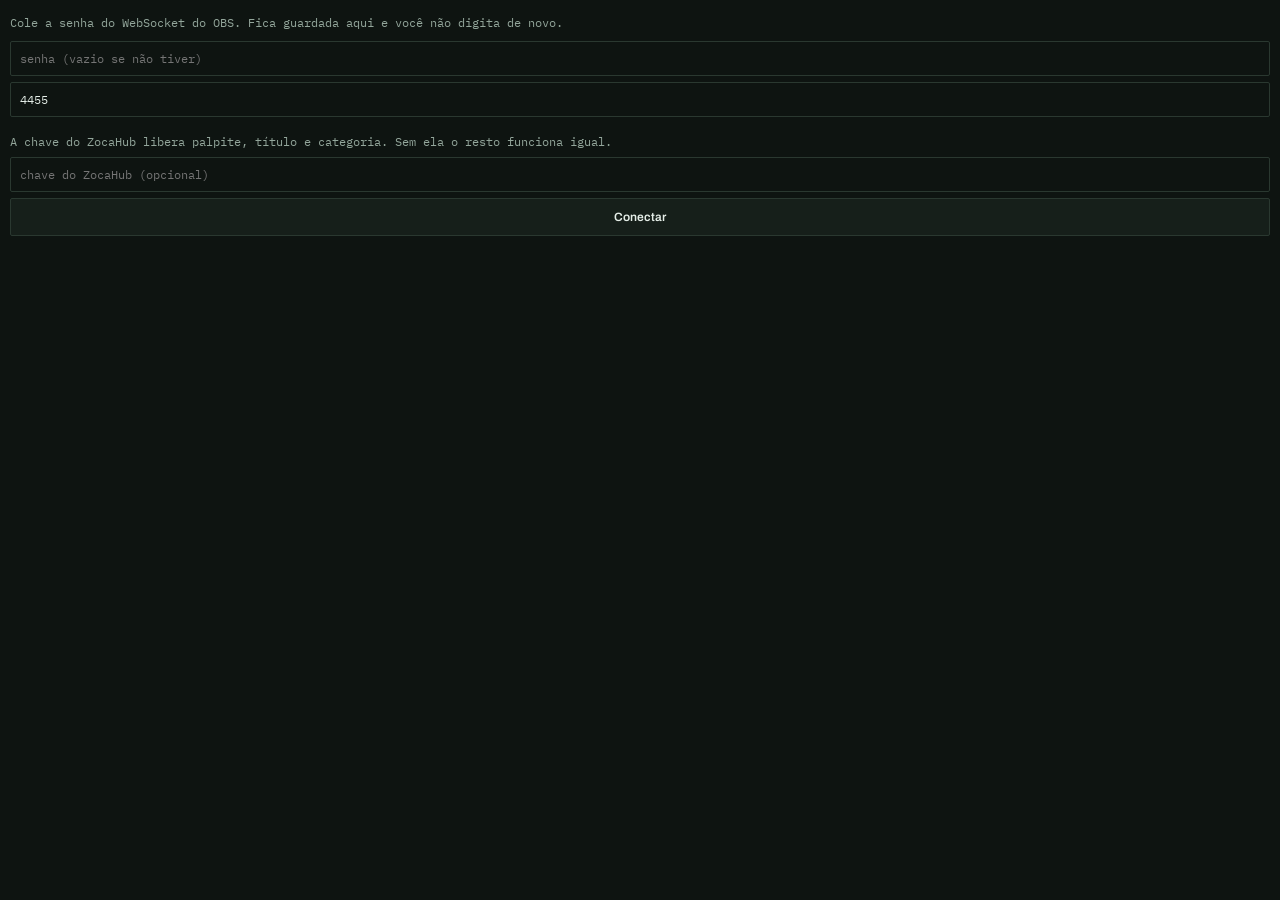
<file: docs/painel.html>
<!doctype html>
<html lang="pt-BR">
<head>
<meta charset="utf-8">
<meta name="referrer" content="no-referrer">
<!-- A CHAVE VIAJA NA URL DESTA PÁGINA.
     Sem esta linha, todo pedido a servidor de fora (a fonte do Google, por
     exemplo) leva junto um cabeçalho Referer. Navegador atual só manda a
     origem e corta o resto, mas o CEF embutido no OBS costuma ficar
     versões atrás, e ali o endereço inteiro — com a chave — sairia de casa.
     no-referrer não manda nada, e não custa nada. -->
<meta name="viewport" content="width=device-width, initial-scale=1">
<meta name="robots" content="noindex, nofollow">
<title>Painel — ZocaHub</title>
<link rel="preconnect" href="https://fonts.googleapis.com">
<link rel="preconnect" href="https://fonts.gstatic.com" crossorigin>
<link rel="stylesheet" href="https://fonts.googleapis.com/css2?family=Archivo:wght@600;700&family=IBM+Plex+Mono:wght@400;500;600&display=swap">
<style>
  :root {
    color-scheme: dark;
    /* As MESMAS cores do site. Fica no escuro por padrao porque este painel
       vive DENTRO do OBS, que e escuro — um retangulo branco encravado na
       janela dele nao seria "igual ao site", seria um estrago. */
    --fundo:  #0E1411;
    --caixa:  #161F1A;
    --linha:  #2A3830;
    --tinta:  #E4EDE7;
    --fraco:  #93A69B;
    --sinal:  #3DD47F;
    --sinal2: #14301F;
    --perigo: #E4735A;
    --perigo2:#3A211B;
    --ambar:  #D3A244;
    --disp: "Archivo", Arial, sans-serif;
    --mono: "IBM Plex Mono", ui-monospace, Consolas, monospace;
  }
  /* Temas: ?tema=claro | ?tema=roxo — o OBS não conta qual skin está usando. */
  :root[data-tema="claro"] {
    color-scheme: light;
    --fundo:#F0F3F5; --caixa:#FFFFFF; --linha:#CBD5DA; --tinta:#16212B;
    --fraco:#5C6C78; --sinal:#0E7C86; --sinal2:#D8ECEE; --perigo:#B93F28; --perigo2:#F6E0DA; --ambar:#8A6210;
  }
  :root[data-tema="roxo"] {
    --fundo:#14101C; --caixa:#1E1830; --linha:#39305A; --tinta:#E6E0F5;
    --fraco:#9E93BE; --sinal:#B490FF; --sinal2:#2C2148; --perigo:#FF7A8A; --perigo2:#3A1B26; --ambar:#E0B15C;
  }

  * { box-sizing: border-box; }
  body {
    margin: 0; padding: 10px;
    background: var(--fundo); color: var(--tinta);
    font: 13px/1.45 var(--mono);
    -webkit-font-smoothing: antialiased;
  }

  .mic { border: 2px solid var(--linha); background: var(--caixa); padding: 13px 12px; text-align: center; margin-bottom: 8px; }
  .mic b { display: block; font-family: var(--disp); font-weight: 700; font-size: clamp(19px,6.5vw,28px); line-height: 1.05; }
  .mic small { color: var(--fraco); font-size: 11px; }
  .mic.aberto { border-color: var(--sinal); }
  .mic.aberto b { color: var(--sinal); }
  .mic.mudo { border-color: var(--perigo); background: var(--perigo2); }
  .mic.mudo b { color: var(--perigo); }
  #vu { height: 4px; background: rgba(128,128,128,.25); margin-top: 9px; position: relative; }
  #vu i { position: absolute; inset: 0 100% 0 0; background: var(--sinal); transition: right .08s linear; }
  .mic.mudo #vu i { background: var(--perigo); }

  .grade { display: grid; grid-template-columns: 1fr 1fr; gap: 6px; margin-bottom: 8px; }
  .grade.um { grid-template-columns: 1fr; }

  button {
    font: 600 12px var(--disp); cursor: pointer; border-radius: 2px;
    background: var(--caixa); color: var(--tinta); border: 1px solid var(--linha);
    padding: 11px 8px; width: 100%;
  }
  button:hover:not(:disabled) { border-color: var(--sinal); color: var(--sinal); }
  button:disabled { opacity: .35; cursor: default; }
  button:focus-visible { outline: 2px solid var(--sinal); outline-offset: 1px; }
  button.perigo { background: var(--perigo2); color: var(--perigo); border-color: var(--perigo); }
  button.ativo { background: var(--sinal2); color: var(--sinal); border-color: var(--sinal); }

  .fila { display: flex; justify-content: space-between; gap: 8px; padding: 6px 2px; border-bottom: 1px solid var(--linha); font-size: 11.5px; }
  .fila b { color: var(--fraco); font-weight: 400; }
  .fila span { text-align: right; }
  .on { color: var(--sinal); } .off { color: var(--perigo); } .meh { color: var(--ambar); }

  h2 { font: 600 10px var(--disp); letter-spacing: .16em; text-transform: uppercase; color: var(--fraco); margin: 14px 0 7px; }

  /* AS SEÇÕES DO DOCK NASCEM FECHADAS.
     Aqui dentro do OBS a coluna é estreita e alta: nove seções abertas
     viram uma rolagem em que nada se acha justamente quando se procura
     rápido, ao vivo. Fechadas, tudo cabe e o que cada uma faz se lê de
     uma olhada. O que a pessoa abrir continua aberto. */
  .secao { border-bottom: 1px solid var(--linha); }
  .secao > summary {
    cursor: pointer; list-style: none; padding: 11px 2px; margin: 0;
    display: flex; align-items: center; gap: 7px;
    font: 600 10px var(--disp); letter-spacing: .16em; text-transform: uppercase; color: var(--fraco);
  }
  .secao > summary::-webkit-details-marker { display: none; }
  .secao > summary::before {
    content: ''; flex: none; width: 5px; height: 5px;
    border-right: 1.5px solid currentColor; border-bottom: 1.5px solid currentColor;
    transform: rotate(-45deg); margin: -2px 0 0 1px;
  }
  .secao[open] > summary::before { transform: rotate(45deg); margin: -3px 0 0 0; }
  .secao > summary:hover { color: var(--tinta); }
  .secao[open] > summary { color: var(--sinal); }
  /* O "editar" do Áudio mora dentro do resumo: sem isto ele empurraria a
     seta pra longe do título. */
  .secao > summary button.mini { float: none; margin-left: auto; }
  .secao > :last-child { margin-bottom: 11px; }
  select { width: 100%; font: 12px var(--mono); color: var(--tinta); background: var(--fundo); border: 1px solid var(--linha); padding: 8px; border-radius: 2px; }

  /* mixer */
  .som { display: flex; align-items: center; gap: 8px; padding: 5px 0; border-bottom: 1px solid var(--linha); }
  .som span { flex: 1; font-size: 11.5px; overflow: hidden; text-overflow: ellipsis; white-space: nowrap; }
  .som button { width: auto; flex: none; padding: 6px 11px; font-size: 11px; }
  .som button.mudo { background: var(--perigo2); color: var(--perigo); border-color: var(--perigo); }

  #log { margin-top: 6px; max-height: 120px; overflow-y: auto; }
  #log div { color: var(--fraco); font-size: 11px; padding: 3px 0; border-bottom: 1px solid rgba(128,128,128,.12); }
  #log time { color: var(--sinal); margin-right: 6px; }

  #entrar { padding: 4px 0; }
  #entrar input { width: 100%; font: 12px var(--mono); color: var(--tinta); background: var(--fundo); border: 1px solid var(--linha); padding: 9px; margin-bottom: 6px; border-radius: 2px; }
  #entrar p { color: var(--fraco); font-size: 11.5px; margin: 0 0 10px; line-height: 1.5; }
  #aviso { color: var(--perigo); font-size: 11.5px; min-height: 1.4em; margin-top: 6px; }
  .escondido { display: none !important; }

  input[type=text], input[type=password] {
    width: 100%; font: 12px var(--mono); color: var(--tinta);
    background: var(--fundo); border: 1px solid var(--linha); padding: 9px; border-radius: 2px;
  }
  input:focus { outline: 2px solid var(--sinal); outline-offset: 1px; }
  button.fraco { background: transparent; color: var(--fraco); }
  /* ---------- no ar ---------- */
  .aovivo {
    display: flex; align-items: center; gap: 7px;
    padding: 7px 10px; margin-bottom: 8px;
    border: 1px solid var(--linha); border-radius: 7px; background: var(--caixa);
    font-size: 12px;
  }
  .aovivo i {
    width: 8px; height: 8px; border-radius: 50%; flex: none;
    background: var(--fraco);
  }
  .aovivo b { font: 600 12px var(--disp); letter-spacing: .04em; text-transform: uppercase; }
  .aovivo span { margin-left: auto; color: var(--fraco); font-variant-numeric: tabular-nums; }
  .aovivo.no-ar { border-color: var(--perigo); }
  .aovivo.no-ar i { background: var(--perigo); animation: pulsa 2s ease-in-out infinite; }
  .aovivo.no-ar b { color: var(--perigo); }
  .aovivo.gravando i { background: var(--ambar); }
  .aovivo.gravando b { color: var(--ambar); }
  @keyframes pulsa { 50% { opacity: .35; } }
  @media (prefers-reduced-motion: reduce) { .aovivo.no-ar i { animation: none; } }

  /* ---------- as chaves de silêncio ---------- */
  /* Um título dentro de uma seção: separa dois assuntos sem criar uma
     seção nova pra abrir e fechar. */
  .sub-secao {
    margin: 16px 0 6px; padding-top: 12px; border-top: 1px solid var(--linha);
    font: 600 11px var(--disp); letter-spacing: .08em; text-transform: uppercase;
    color: var(--fraco);
  }

  .chaves { display: flex; gap: 6px; flex-wrap: wrap; margin-bottom: 10px; }
  .chave {
    display: inline-flex; align-items: center; gap: 6px; cursor: pointer;
    padding: 6px 10px; border: 1px solid var(--linha); border-radius: 7px;
    background: var(--caixa); font-size: 12px; flex: 1 1 auto;
  }
  .chave input { accent-color: var(--sinal); margin: 0; }

  /* A fala esperando. Nome em cima, mensagem embaixo e os botões à direita:
     numa doca estreita, tudo na mesma linha espremeria a mensagem — e a
     mensagem é justamente o que precisa ser lido antes de decidir. */
  .fala-um {
    display: grid; grid-template-columns: 1fr auto; gap: 2px 8px;
    padding: 8px 0; border-bottom: 1px solid var(--linha);
  }
  .fala-um b { font-size: 12px; color: var(--sinal); }
  .fala-um span { grid-column: 1; font-size: 13px; overflow-wrap: anywhere; }
  .fala-bt { grid-column: 2; grid-row: 1 / 3; display: flex; flex-direction: column; gap: 4px; }
  .fala-bt button { white-space: nowrap; }
  .chave.off { border-color: var(--perigo); color: var(--perigo); }

  /* ---------- a janela de raid ---------- */
  .raid-um {
    display: grid; grid-template-columns: 1fr auto; gap: 2px 8px;
    align-items: center; padding: 7px 0; border-bottom: 1px solid var(--linha);
  }
  .raid-um:last-child { border-bottom: 0; }
  .raid-quem { display: flex; align-items: center; gap: 6px; flex-wrap: wrap; }
  .raid-quem b { font-size: 13px; }
  .raid-selo {
    font-size: 9.5px; letter-spacing: .04em; text-transform: uppercase;
    padding: 1px 5px; border-radius: 4px;
    background: var(--sinal2); color: var(--sinal);
  }
  .raid-selo--meu { background: var(--linha); color: var(--fraco); }
  .raid-selo--sorte { background: var(--perigo2); color: var(--ambar); }
  .raid-n { font-size: 11px; color: var(--fraco); }
  .raid-jogo { grid-column: 1; font-size: 11px; color: var(--fraco); }

  .dica { font-size: 11px; color: var(--fraco); margin: 8px 0 0; }
  .tags { display: flex; flex-wrap: wrap; gap: 4px; margin-top: 6px; }
  .tags:empty { margin: 0; }
  .tag {
    display: inline-flex; align-items: center; gap: 5px;
    padding: 3px 5px 3px 8px; border: 1px solid var(--linha); background: var(--caixa);
    font-size: 11px; border-radius: 2px;
  }
  .tag b { font-weight: 400; }
  .tag button {
    width: auto; padding: 0 3px; margin: 0; border: 0; background: none;
    color: var(--fraco); font-size: 13px; line-height: 1; letter-spacing: 0;
  }
  .tag button:hover { color: var(--perigo); background: none; }
  #novaTag { margin-top: 5px; }
  .mais > summary {
    cursor: pointer; list-style: none; padding: 9px 0 4px;
    font-size: 11.5px; color: var(--fraco);
  }
  .mais > summary::-webkit-details-marker { display: none; }
  .mais > summary::before { content: '+ '; }
  .mais[open] > summary::before { content: '\2212 '; }
  .mais > summary:hover { color: var(--sinal); }
  .mais label { font-size: 11.5px; }
  .mais input[type=checkbox] { accent-color: var(--sinal); vertical-align: -2px; }

  /* ---------- ajustar a live ---------- */
  .aj { border-top: 1px solid var(--linha); padding: 8px 0; font-size: 12px; }
  .aj:first-child { border-top: 0; }
  .aj b { display: block; font-weight: 400; color: var(--tinta); margin-bottom: 2px; }
  .aj span { color: var(--fraco); }
  .aj button { width: auto; margin-top: 6px; padding: 4px 10px; font-size: 11px; }
  .aj--bom b { color: var(--sinal); }
  .aj--ruim b { color: var(--perigo); }
  #usados { margin-top: 5px; }
  #usadosDica a { color: var(--sinal); }
  .opc {
    display: flex; align-items: center; gap: 8px; padding: 9px 11px; margin-top: 6px;
    border: 1px solid var(--linha); background: var(--caixa); cursor: pointer; border-radius: 2px;
  }
  .opc:hover { border-color: var(--sinal); }
  .opc b { flex: 1; font: 600 12.5px var(--disp); }
  .opc span { font-family: var(--mono); font-size: 11px; color: var(--fraco); white-space: nowrap; }
  .opc.trava { cursor: default; opacity: .75; }
  .cat {
    display: flex; align-items: center; gap: 9px; padding: 7px 10px; margin-top: 5px;
    border: 1px solid var(--linha); background: var(--caixa); cursor: pointer; font-size: 12px;
  }
  .cat:hover { border-color: var(--sinal); color: var(--sinal); }
  .cat img { width: 26px; height: 36px; object-fit: cover; flex: none; background: var(--linha); }
  button.mini {
    width: auto; float: right; padding: 2px 8px; font-size: 10px;
    letter-spacing: .04em; text-transform: none;
  }
  .som input[type=checkbox] { accent-color: var(--sinal); width: 16px; height: 16px; flex: none; margin: 0; }

  /* O medidor. Fica logo abaixo do nome do microfone porque é a mesma
     pergunta: "o que está saindo do meu mic agora". */
  .medidor {
    height: 6px; margin-top: 7px; border-radius: 999px;
    background: rgba(255,255,255,.10); overflow: hidden;
  }
  .medidor > i {
    display: block; height: 100%; width: 0;
    background: var(--fraco); border-radius: inherit;
    /* Curtíssima: a barra recebe nível várias vezes por segundo, e uma
       transição longa faria ela correr atrás do próprio valor. */
    transition: width .08s linear, background .15s;
  }
  .medidor > i.falando { background: var(--sinal); }
  .medidor > i.mudo { background: var(--perigo); opacity: .5; }
</style>
</head>
<body>

<div id="entrar">
  <p>Cole a senha do WebSocket do OBS. Fica guardada aqui e você não digita de novo.</p>
  <input id="senha" type="password" placeholder="senha (vazio se não tiver)" autocomplete="off">
  <input id="porta" type="text" value="4455" inputmode="numeric">
  <p style="margin:10px 0 6px">A chave do ZocaHub libera palpite, título e categoria.
     Sem ela o resto funciona igual.</p>
  <input id="chave" type="password" placeholder="chave do ZocaHub (opcional)" autocomplete="off">
  <button id="btEntrar">Conectar</button>
  <div id="aviso"></div>
</div>

<div id="app" class="escondido">

  <div class="mic" id="cxMic">
    <b id="txMic">—</b>
    <small id="nmMic">—</small>
    <div class="medidor"><i id="nivelMic"></i></div>
    <div id="vu"><i></i></div>
  </div>

  <!-- NO AR OU NÃO, ANTES DE TUDO.
       Quem abre o painel no meio da montagem precisa saber se já está
       valendo. Errar isso é falar sozinho achando que ninguém ouve, ou o
       contrário — e o contrário é pior. -->
  <div class="aovivo" id="aoVivo" title="">
    <i></i><b id="aoVivoTxt">vendo…</b><span id="aoVivoTempo"></span>
  </div>

  <div class="grade">
    <button id="btPanico" class="perigo">PÂNICO</button>
    <button id="btVoltar" disabled>Sair do pânico</button>
  </div>
  <p class="dica" style="margin:-2px 0 10px">
    Muta seu microfone e o som do PC, e troca de cena. Um mod liga; só você desliga.
  </p>

  <!-- AS DUAS CHAVES DE SILÊNCIO.
       Ficam junto do pânico, e não dentro de uma seção fechada: quando
       precisa, precisa agora. Cada uma nasce escondida pra quem não usa o
       recurso dela — chave de desligar o que não existe é confusão. -->
  <div class="chaves">
    <label class="chave escondido" id="chVozCaixa">
      <input type="checkbox" id="chVoz"><span>Mensagens de voz</span>
    </label>
    <label class="chave escondido" id="chAlertasCaixa">
      <input type="checkbox" id="chAlertas"><span>Alertas</span>
    </label>
  </div>

  <div class="grade escondido" id="grTts">
    <button id="btCalar" class="perigo">PULAR A FALA</button>
  </div>

  <!-- LER ANTES DE FALAR.

       O "PULAR A FALA" acima só existe depois que a frase começou, e o
       estrago de uma mensagem lida em voz alta acontece na primeira
       sílaba. Com o modo segurar ligado, nada sai sem passar por aqui.

       A seção fica logo abaixo do botão de pular porque é o mesmo assunto:
       o que o chat faz o canal dizer. -->
  <details class="secao" data-secao="fala">
  <summary>Fala <span id="faQuantas" class="mini"></span></summary>
  <p class="dica">Com isto ligado, o que o chat mandar falar espera aqui até você
     soltar. Vale só pro que chegar depois de ligar.</p>
  <label class="chave">
    <input type="checkbox" id="chSegurar"><span>Segurar antes de falar</span>
  </label>
  <div id="faLista"></div>
  </details>

  <details class="secao" data-secao="contagem">
  <summary>Contagem <span id="crQuanto" class="mini"></span></summary>
  <p class="dica">Mostra quanto falta no overlay de relógio e troca de cena quando zerar.</p>
  <div class="grade">
    <button class="mini" data-cr="5">5 min</button>
    <button class="mini" data-cr="10">10 min</button>
    <button class="mini" data-cr="15">15 min</button>
    <button class="mini" data-cr="30">30 min</button>
  </div>
  <div class="fila"><b>Ou às</b><input id="crHora" type="time" style="flex:0 0 110px"><button id="crPorHora" class="mini">Marcar</button></div>
  <div class="fila"><b>Ou daqui a</b><input id="crMin" type="number" min="1" max="1440" placeholder="min" style="flex:0 0 80px"><button id="crPorMin" class="mini">Marcar</button></div>
  <div class="fila"><b>Depois vai pra</b><select id="crCena"></select></div>
  <p class="dica escondido" id="crCenaAviso"></p>
  <div class="fila"><b>No fim</b><span id="crNoFim">—</span></div>
  <div class="grade">
    <!-- ESPERAR QUINZE MINUTOS PRA DESCOBRIR QUE NÃO FUNCIONA É CARO.
         Cinco segundos mostram a corrente inteira: o prazo, o aviso do
         servidor, a ponte obedecendo e a cena entrando. -->
    <button id="crTeste" class="mini">Testar em 5s</button>
    <button id="crParar" class="mini">Cancelar</button>
  </div>
  </details>

  <details class="secao" data-secao="montar">
  <summary>Montar o OBS</summary>
  <p class="dica">Diga o que você tem e o painel monta tudo: as cenas, a webcam, a tela,
     os alertas e o chat. Numa coleção nova — o que você já tem não é tocado.</p>
  <div class="grade um"><button id="btMontar" class="mini">Começar</button></div>
  <div id="montarPasso"></div>
  <p class="dica" id="montarDiz"></p>

  <label class="chave" id="chBlurCaixa" style="width:auto;height:auto;display:flex">
    <input type="checkbox" id="chBlur"><span style="position:static;background:none">Borrar a câmera</span>
  </label>
  <p class="dica" id="blurDiz"></p>
  </details>

  <details class="secao" data-secao="overlays">
  <summary>Overlays</summary>
  <p class="dica">Cria a fonte na cena que está no ar, já ajustada.</p>
  <div id="ovLista"></div>
  </details>

  <details class="secao" data-secao="raid">
  <summary>Raid <span id="raidQuantos" class="mini"></span></summary>
  <p class="dica">Ao vivo agora: quem você acompanha e o pessoal do ZocaHub.</p>
  <div class="grade um"><button id="btSorte" class="mini">Achar alguém pequeno pra raidar</button></div>
  <div id="raidLista"></div>
  <p class="dica" id="raidSaldo"></p>
  </details>

  <details class="secao" data-secao="audio">
  <summary>Áudio</summary>
  <!-- O botão saiu do <summary>: ali ele aparecia mesmo com a seção
       fechada, flutuando ao lado de um título recolhido, e clicar nele
       abria e fechava a seção junto. -->
  <div class="grade um"><button id="btEditarSons" class="mini">Escolher o que aparece</button></div>
  <p class="dica escondido" id="dicaSons">Desmarque o que você não quer ver aqui nem no painel dos mods.
     A fonte continua no OBS funcionando — isso não é o olhinho.</p>
  <div id="mixer"></div>

  <!-- FORA DO VOD MORA AQUI, e não numa seção própria.

       São a mesma coisa: as duas mexem no áudio das suas fontes. Separadas,
       quem procurava "o Spotify no VOD" tinha que adivinhar que isso não
       estava em "Áudio". -->
  <h4 class="sub-secao">Fora do VOD</h4>
  <p class="dica">A Twitch grava o VOD numa trilha de áudio separada da que vai ao vivo.
     Tirando o Spotify dessa trilha, quem assiste ao vivo continua ouvindo e o vídeo
     gravado fica sem a música — que é o que evita o strike.</p>
  <select id="vodFonte"><option value="">escolha a fonte de áudio do Spotify</option></select>
  <div class="fila" style="margin-top:6px">
    <b>Trilha do VOD</b>
    <select id="vodTrilha" style="width:auto">
      <option value="2" selected>2 (padrão do OBS)</option>
      <option value="3">3</option><option value="4">4</option>
      <option value="5">5</option><option value="6">6</option>
    </select>
  </div>
  <div class="grade" style="margin-top:6px">
    <button id="btVodLigar">Tirar do VOD</button>
    <button id="btVodDesligar" class="fraco">Devolver</button>
  </div>
  <p class="dica escondido" id="vodAviso"></p>
  <div class="fila"><b>Agora</b><span id="vVod">—</span></div>
  </details>


  <details id="secaoFontes" class="secao escondido" data-secao="fontes">
    <summary>Fontes da cena</summary>
    <div id="fontes"></div>
  </details>

  <details class="secao" data-secao="estado">
  <summary>Estado</summary>
  <div class="fila"><b>Cena</b><span id="vCena">—</span></div>
  <div class="fila"><b>Chat</b><span id="vChat">—</span></div>
  <div class="fila"><b>Fonte do OBS</b><span id="vPonte">—</span></div>
  <div class="fila"><b>Câmera</b><span id="vOlho">—</span></div>

  <div class="grade um" style="margin-top:8px">
    <button id="btCamera" disabled>Troca por câmera</button>
  </div>
  </details>

  <!-- Uma secao so: escolher onde, medir, ver o que muda e trocar de
       perfil sao passos da MESMA coisa, que e deixar o OBS no ponto. -->
  <details class="secao" data-secao="ajuste">
  <summary>Configurar OBS</summary>
    <div class="fila"><b>Onde transmite</b>
      <select id="ondeTx" style="width:auto">
        <option value="twitch">Twitch</option>
        <option value="kick">Kick</option>
        <option value="youtube">YouTube</option>
      </select></div>
    <div class="fila"><b>Subida da internet</b>
      <span><input id="upMbps" type="number" min="0.5" max="2000" step="0.1"
                   style="width:64px;text-align:right"> Mbps</span></div>
    <div class="grade" style="margin-top:6px">
      <button id="btAjuste">Ver o que melhorar</button>
      <button id="btMedir" class="fraco">Medir internet</button>
    </div>

    <details class="mais">
      <summary>Configurações avançadas</summary>
      <div class="fila"><b>Este PC</b>
        <select id="pcTipo" style="width:auto">
          <option value="jogo">Joga e transmite</option>
          <option value="dedicado">Só transmite</option>
        </select></div>
      <div class="fila"><b>Também vai pro</b>
        <span>
          <label><input type="checkbox" id="msKick"> Kick</label>
          <label style="margin-left:8px"><input type="checkbox" id="msYoutube"> YouTube</label>
        </span></div>
      <div class="grade um" style="margin-top:6px">
        <button id="btAudio" class="fraco">Ajustar áudio e qualidade</button>
      </div>
    </details>
    <div id="ajusteLido"></div>
    <div id="ajusteDicas"></div>

    <div class="fila" style="margin-top:10px"><b>Perfil do OBS</b><span id="perfilAtual">—</span></div>
    <div id="perfilBotoes" class="grade um"></div>
    <p class="dica" id="perfilAviso"></p>
  </details>

  <details class="secao" data-secao="cena">
  <summary>Trocar de cena</summary>
  <select id="cenas"></select>
  </details>

  <details id="secaoCanal" class="secao escondido" data-secao="canal">
    <summary>Título e categoria</summary>
    <input id="titulo" type="text" placeholder="título da live">
    <!-- LISTA SUSPENSA, E NAO UMA PILHA DE BOTOES.
         Como botao, um clique sem querer publicava o titulo na hora e ainda
         apagava o que estava sendo escrito. Aqui escolher e deliberado,
         cabe numa linha, e nada vai pra Twitch ate salvar. -->
    <select id="usados" class="escondido"></select>
    <p class="dica escondido" id="usadosDica"></p>
    <!-- As tags ficam com o titulo e salvam no mesmo botao: dois botoes
         numa secao tao curta so fariam a pessoa escolher errado. -->
    <div id="tags"></div>
    <input id="novaTag" type="text" placeholder="+ tag (Enter pra somar)" maxlength="25">
    <p class="dica" id="dicaTags">Ao trocar de jogo, voltam as tags que você usou nele da última vez.</p>
    <div class="grade" style="margin-top:6px">
      <button id="btTitulo">Salvar</button>
      <button id="btLerCanal" class="fraco">Recarregar</button>
    </div>
    <input id="buscaCat" type="text" placeholder="trocar de jogo: digite mesmo que erre" style="margin-top:8px">
    <div class="fila"><b>Agora</b><span id="vCat">—</span></div>
    <div id="resultadosCat"></div>
  </details>

  <details id="secaoMomentos" class="secao escondido" data-secao="momentos">
    <summary>Momentos</summary>
    <div class="grade" style="grid-template-columns:1fr auto">
      <input id="notaMomento" type="text" placeholder="o que foi? (opcional)" maxlength="120">
      <button id="btMarcar">Marcar</button>
    </div>
    <div id="momentos"></div>
  </details>

  <details id="secaoPalpite" class="secao escondido" data-secao="palpite">
    <summary>Palpite</summary>

    <div id="palpiteFechado">
      <input id="pergunta" type="text" placeholder="Vou ganhar essa?" maxlength="45">
      <input id="opcoes" type="text" placeholder="opções separadas por ; (vazio = Sim / Não)" style="margin-top:6px">
      <div class="grade" style="margin-top:6px">
        <select id="duracao">
          <option value="60">1 minuto</option>
          <option value="120" selected>2 minutos</option>
          <option value="300">5 minutos</option>
          <option value="600">10 minutos</option>
        </select>
        <button id="btAbrir">Abrir palpite</button>
      </div>
    </div>

    <div id="palpiteAberto" class="escondido">
      <div class="fila"><b id="pTitulo">—</b><span id="pEstado">—</span></div>
      <div id="pOpcoes"></div>
      <div class="grade" style="margin-top:8px">
        <button id="btTravar">Fechar apostas</button>
        <button id="btCancelarP" class="perigo">Cancelar</button>
      </div>
      <p class="dica" id="pDica">Clique na opção que ganhou para pagar.</p>
    </div>
  </details>

  <details class="secao" data-secao="log">
  <summary>Últimas ações</summary>
  <div id="log"></div>
  </details>

  <div class="grade um" style="margin-top:12px">
    <button id="btConfig" class="fraco">Trocar senha ou chave</button>
  </div>
</div>

<script>
"use strict";

/* ---------- SHA-256 (crypto.subtle não existe em página http) ---------- */
const K256=[0x428a2f98,0x71374491,0xb5c0fbcf,0xe9b5dba5,0x3956c25b,0x59f111f1,0x923f82a4,0xab1c5ed5,
0xd807aa98,0x12835b01,0x243185be,0x550c7dc3,0x72be5d74,0x80deb1fe,0x9bdc06a7,0xc19bf174,
0xe49b69c1,0xefbe4786,0x0fc19dc6,0x240ca1cc,0x2de92c6f,0x4a7484aa,0x5cb0a9dc,0x76f988da,
0x983e5152,0xa831c66d,0xb00327c8,0xbf597fc7,0xc6e00bf3,0xd5a79147,0x06ca6351,0x14292967,
0x27b70a85,0x2e1b2138,0x4d2c6dfc,0x53380d13,0x650a7354,0x766a0abb,0x81c2c92e,0x92722c85,
0xa2bfe8a1,0xa81a664b,0xc24b8b70,0xc76c51a3,0xd192e819,0xd6990624,0xf40e3585,0x106aa070,
0x19a4c116,0x1e376c08,0x2748774c,0x34b0bcb5,0x391c0cb3,0x4ed8aa4a,0x5b9cca4f,0x682e6ff3,
0x748f82ee,0x78a5636f,0x84c87814,0x8cc70208,0x90befffa,0xa4506ceb,0xbef9a3f7,0xc67178f2];
function sha256b64Puro(txt){
  const gira=(x,n)=>(x>>>n)|(x<<(32-n));
  const bytes=new TextEncoder().encode(txt),n=bytes.length;
  const bloco=new Uint8Array((((n+8)>>6)+1)<<6); bloco.set(bytes); bloco[n]=0x80;
  const dv=new DataView(bloco.buffer),bits=n*8;
  dv.setUint32(bloco.length-8,Math.floor(bits/4294967296)); dv.setUint32(bloco.length-4,bits>>>0);
  let H=[0x6a09e667,0xbb67ae85,0x3c6ef372,0xa54ff53a,0x510e527f,0x9b05688c,0x1f83d9ab,0x5be0cd19];
  const w=new Uint32Array(64);
  for(let i=0;i<bloco.length;i+=64){
    for(let j=0;j<16;j++) w[j]=dv.getUint32(i+j*4);
    for(let j=16;j<64;j++){
      const s0=gira(w[j-15],7)^gira(w[j-15],18)^(w[j-15]>>>3);
      const s1=gira(w[j-2],17)^gira(w[j-2],19)^(w[j-2]>>>10);
      w[j]=(w[j-16]+s0+w[j-7]+s1)>>>0;
    }
    let [a,b,c,d,e,f,g,h]=H;
    for(let j=0;j<64;j++){
      const S1=gira(e,6)^gira(e,11)^gira(e,25), ch=(e&f)^(~e&g);
      const t1=(h+S1+ch+K256[j]+w[j])>>>0;
      const S0=gira(a,2)^gira(a,13)^gira(a,22), maj=(a&b)^(a&c)^(b&c);
      const t2=(S0+maj)>>>0;
      h=g;g=f;f=e;e=(d+t1)>>>0;d=c;c=b;b=a;a=(t1+t2)>>>0;
    }
    const s=[a,b,c,d,e,f,g,h]; H=H.map((v,k)=>(v+s[k])>>>0);
  }
  let cru=''; for(const v of H) cru+=String.fromCharCode((v>>>24)&255,(v>>>16)&255,(v>>>8)&255,v&255);
  return btoa(cru);
}
async function sha256b64(txt){
  if(typeof crypto!=='undefined'&&crypto.subtle){
    try{ const b=await crypto.subtle.digest('SHA-256',new TextEncoder().encode(txt));
      return btoa(String.fromCharCode(...new Uint8Array(b))); }catch(e){}
  }
  return sha256b64Puro(txt);
}

/* ---------- básico ---------- */
const el = (id) => document.getElementById(id);
const guardar = (c,v) => { try { localStorage.setItem(c,v); } catch(e){} };
const guardado = (c) => { try { return localStorage.getItem(c); } catch(e){ return null; } };

const CAIXA = 'OBS_WEBSOCKET_DATA_REALM_GLOBAL';
const GAVETA = 'zocacontroller_estado';
const GAVETA_CMD = 'zocacontroller_comando';

let ws = null, pend = new Map(), seq = 0, espera = 1000;
let cenas = [], sons = [], micNome = '', mudo = false, panico = false;
let temPonte = 0, ultimoOlho = null, viaAvisada = '';

const tema = new URLSearchParams(location.search).get('tema');
if (tema) document.documentElement.dataset.tema = tema;

function pedir(tipo, dados) {
  if (!ws || ws.readyState !== 1) return Promise.reject(new Error('OBS desligado'));
  const id = 'x' + (++seq);
  ws.send(JSON.stringify({ op: 6, d: { requestType: tipo, requestId: id, requestData: dados || {} } }));
  return new Promise((ok, falha) => {
    pend.set(id, { ok, falha });
    setTimeout(() => { if (pend.has(id)) { pend.delete(id); falha(new Error('sem resposta')); } }, 6000);
  });
}

/* Erro escrito aqui abre o "Últimas ações" sozinho: fechado, ele guardava
   a resposta e ninguém ia procurar. Acerto não abre nada — só o que deu
   errado merece interromper. */
function anotar(txt, ruim) {
  if (ruim) {
    const sec = document.querySelector('details.secao[data-secao="log"]');
    if (sec) sec.open = true;
  }
  const d = document.createElement('div');
  const h = new Date().toLocaleTimeString('pt-BR', { hour: '2-digit', minute: '2-digit' });
  d.innerHTML = '<time>' + h + '</time>' + txt.replace(/&/g,'&amp;').replace(/</g,'&lt;');
  el('log').prepend(d);
  while (el('log').children.length > 40) el('log').lastChild.remove();
}

/* Manda o pedido pelos dois caminhos: o evento é instantâneo, a gaveta é a
   que sempre chega. A ponte ignora o repetido pelo id. */
async function mandar(acao, extra) {
  const cmd = Object.assign({ zc: 'comando', acao, quem: 'painel',
                              id: 'c' + Date.now() + Math.random().toString(36).slice(2,5),
                              t: Date.now() }, extra || {});
  let foi = false;
  try { await pedir('BroadcastCustomEvent', { eventData: cmd }); foi = true; } catch (e) {}
  try { await pedir('SetPersistentData', { realm: CAIXA, slotName: GAVETA_CMD, slotValue: cmd }); foi = true; } catch (e) {}
  if (!foi) anotar('não consegui falar com a fonte do OBS');
}

/* ---------- conectar ---------- */
function conectar(senha, porta) {
  el('aviso').textContent = 'Conectando…';
  try { ws = new WebSocket('ws://localhost:' + porta); }
  catch (e) { el('aviso').textContent = 'Não consegui abrir a conexão.'; return; }

  const limite = setTimeout(() => {
    if (!ws || ws.readyState !== 1) el('aviso').textContent = 'O OBS não respondeu. Ele está aberto e com o WebSocket ativado?';
  }, 6000);

  ws.onclose = (ev) => {
    clearTimeout(limite);
    if (ev.code === 4009) { el('aviso').textContent = 'Senha incorreta.'; mostrarEntrada(); return; }
    el('vPonte').textContent = 'OBS caiu'; el('vPonte').className = 'off';
    setTimeout(() => conectar(senha, porta), espera);
    espera = Math.min(espera * 1.7, 15000);
  };
  ws.onerror = () => {};

  ws.onmessage = async (ev) => {
    const msg = JSON.parse(ev.data);

    if (msg.op === 0) {
      clearTimeout(limite);
      /* 65536 = InputVolumeMeters. */
      const ident = { rpcVersion: 1, eventSubscriptions: 1 | 4 | 8 | 128 | 65536 };
      if (msg.d.authentication) {
        if (!senha) { el('aviso').textContent = 'Seu OBS pede senha e o campo está vazio.'; return; }
        const s = await sha256b64(senha + msg.d.authentication.salt);
        ident.authentication = await sha256b64(s + msg.d.authentication.challenge);
      }
      ws.send(JSON.stringify({ op: 1, d: ident }));
      return;
    }

    if (msg.op === 2) {
      espera = 1000;
      guardar('zc:senha', senha); guardar('zc:porta', porta);
      chavePainel = el('chave').value.trim() || chavePainel;
      if (chavePainel) guardar('zc:chave', chavePainel);
      ligarSecoes();
      el('entrar').classList.add('escondido');
      el('app').classList.remove('escondido');
      anotar('conectado ao OBS');
      await inicial();
      return;
    }

    if (msg.op === 7) {
      const p = pend.get(msg.d.requestId); if (!p) return;
      pend.delete(msg.d.requestId);
      msg.d.requestStatus.result ? p.ok(msg.d.responseData || {})
                                 : p.falha(new Error(msg.d.requestStatus.comment || 'erro'));
      return;
    }

    if (msg.op === 5) evento(msg.d.eventType, msg.d.eventData);
  };
}

function mostrarEntrada() {
  el('app').classList.add('escondido');
  el('entrar').classList.remove('escondido');
}

async function inicial() {
  try {
    const l = await pedir('GetSceneList');
    cenas = (l.scenes || []).map(s => s.sceneName).reverse();
    el('cenas').innerHTML = '<option value="">— escolher —</option>' +
      cenas.map(n => '<option>' + n.replace(/&/g,'&amp;').replace(/</g,'&lt;') + '</option>').join('');
    el('vCena').textContent = l.currentProgramSceneName || '—';
  } catch (e) {}

  try { const esp = await pedir('GetSpecialInputs'); micNome = esp.mic1 || esp.mic2 || ''; } catch (e) {}
  await lerOcultos();
  await carregarMixer();
  await lerVod();
  await lerFontes();
  pintar();
}

/* O que tem áudio não dá pra adivinhar pelo tipo — caixa de alerta é fonte de
   navegador. Então pergunta: quem responde a GetInputMute tem áudio. */
async function carregarMixer() {
  let lista = [];
  try { lista = (await pedir('GetInputList')).inputs || []; } catch (e) { return; }

  sons = [];
  for (const i of lista) {
    try {
      const r = await pedir('GetInputMute', { inputName: i.inputName });
      sons.push({ nome: i.inputName, mudo: r.inputMuted });
    } catch (e) { /* sem áudio, fora do mixer */ }
  }
  if (micNome) {
    const m = sons.find(s => s.nome === micNome);
    if (m) mudo = m.mudo;
  }
  desenharMixer();
}

function desenharMixer() {
  const cx = el('mixer');
  cx.innerHTML = '';

  // Editando, aparece tudo com caixa de marcar. Fora disso, só o que ficou.
  const lista = editandoSons ? sons : sons.filter(s => !estaOculta(s.nome));

  for (const s of lista) {
    if (editandoSons) {
      const linha = document.createElement('div');
      linha.className = 'som';
      const marca = document.createElement('input');
      marca.type = 'checkbox';
      marca.checked = !estaOculta(s.nome);
      marca.addEventListener('change', async () => {
        ocultos = marca.checked
          ? ocultos.filter(n => n.toLowerCase() !== s.nome.toLowerCase())
          : ocultos.concat([s.nome]);
        await salvarOcultos();
        lerFontes();
      });
      const nome = document.createElement('span');
      nome.textContent = s.nome;
      if (!marca.checked) nome.style.opacity = '.5';
      linha.append(marca, nome);
      cx.appendChild(linha);
      continue;
    }

    const linha = document.createElement('div');
    linha.className = 'som';
    const nome = document.createElement('span');
    nome.textContent = s.nome;
    const b = document.createElement('button');
    b.textContent = s.mudo ? 'mudo' : 'no ar';
    b.className = s.mudo ? 'mudo' : '';
    b.addEventListener('click', async () => {
      if (panico && s.nome === micNome && s.mudo) return anotar('em pânico o mute não desmuta — use Sair do pânico');
      try {
        const r = await pedir('ToggleInputMute', { inputName: s.nome });
        s.mudo = r.inputMuted;
        if (s.nome === micNome) { mudo = s.mudo; pintar(); }
        desenharMixer();
        anotar(s.nome + ': ' + (s.mudo ? 'mudo' : 'no ar'));
      } catch (err) { anotar('falhou: ' + err.message); }
    });
    linha.append(nome, b);
    cx.appendChild(linha);
  }
  if (!sons.length) cx.innerHTML = '<div class="fila"><b>nenhuma fonte com áudio</b></div>';
  /* A lista do VOD sai das mesmas fontes: se o OBS ganhou ou perdeu uma,
     as duas listas mudam juntas. */
  desenharVod();
}

/* ---------- estado que vem da ponte ---------- */
function aplicar(d, via) {
  if (!d || d.zc !== 'estado') return;
  if (d.t && Date.now() - d.t > 6000) return;      // gaveta velha: a ponte morreu
  if (via && via !== viaAvisada) { viaAvisada = via; anotar('fonte do OBS encontrada (' + via + ')'); }

  temPonte = Date.now();
  micNome = d.mic || micNome;
  mudo = !!d.mudo;
  panico = !!d.panico;
  ultimoOlho = d.olho;
  el('vCena').textContent = d.cena || '—';
  el('vChat').textContent = d.chat ? '#' + d.canal : 'desligado';
  el('vChat').className = d.chat ? 'on' : 'off';
  el('vu').firstElementChild.style.right = (100 - Math.min(100, (d.nivel || 0) * 320)) + '%';
  if (d.recado && d.recado !== aplicar.ultimo) { aplicar.ultimo = d.recado; anotar(d.recado); }
  pintar();
}

function evento(tipo, d) {
  if (tipo === 'CustomEvent') { aplicar(d, 'evento'); return; }
  if (tipo === 'CurrentProgramSceneChanged') { el('vCena').textContent = d.sceneName; lerFontes(); return; }
  if (tipo === 'SceneItemEnableStateChanged') {
    const f = fontes.find(x => x.id === d.sceneItemId);
    if (f) { f.visivel = !!d.sceneItemEnabled; desenharFontes(); }
    return;
  }
  if (tipo === 'InputMuteStateChanged') {
    const s = sons.find(x => x.nome === d.inputName);
    if (s) { s.mudo = d.inputMuted; desenharMixer(); }
    if (d.inputName === micNome) { mudo = d.inputMuted; pintar(); }
    return;
  }
  if (tipo === 'InputVolumeMeters') {
    for (const inp of (d.inputs || [])) {
      if (inp.inputName !== micNome) continue;
      let pico = 0;
      for (const canal of (inp.inputLevelsMul || [])) {
        for (const v of canal) if (typeof v === 'number' && v > pico) pico = v;
      }
      /* O OBS manda o nível como multiplicador linear, e o ouvido não é
         linear: sem a raiz, uma fala normal mal move a barra e só grito
         parece som. */
      nivelMic = Math.min(1, Math.sqrt(pico));
      pintarNivel();
    }
    return;
  }
  if (tipo === 'InputCreated' || tipo === 'InputRemoved' || tipo === 'InputNameChanged') carregarMixer();
}

// Se o evento não chega, olha na gaveta.
async function espiar() {
  if (!ws || ws.readyState !== 1) return;
  if (temPonte && Date.now() - temPonte < 3000) return;
  try {
    const r = await pedir('GetPersistentData', { realm: CAIXA, slotName: GAVETA });
    if (r && r.slotValue) aplicar(r.slotValue, 'gaveta');
  } catch (e) {}
}
setInterval(espiar, 1500);

let nivelMic = 0, nivelEm = 0;

/* A barra desce sozinha quando para de chegar nível: sem isso ela congelaria
   no último pico e diria "falando" com o microfone já em silêncio. */
function pintarNivel() {
  const b = el('nivelMic');
  if (!b) return;
  if (Date.now() - nivelEm > 400) nivelMic = Math.max(0, nivelMic - 0.08);
  nivelEm = Date.now();
  b.style.width = Math.round(nivelMic * 100) + '%';
  b.className = mudo ? 'mudo' : (nivelMic > 0.04 ? 'falando' : '');
}
setInterval(function () {
  /* Sem evento novo, decai. O medidor do OBS só manda quando há áudio. */
  if (Date.now() - nivelEm > 250) { nivelMic = Math.max(0, nivelMic - 0.12); pintarNivel(); }
}, 120);

function pintar() {
  const cx = el('cxMic');
  cx.className = 'mic ' + (mudo ? 'mudo' : 'aberto');
  el('txMic').textContent = mudo ? 'MICROFONE MUDO' : 'MICROFONE ABERTO';
  el('nmMic').textContent = micNome || 'sem microfone identificado';

  el('btVoltar').disabled = !panico;
  el('btPanico').disabled = panico;

  const viva = temPonte && (Date.now() - temPonte < 5000);
  el('vPonte').textContent = viva ? (panico ? 'EM PÂNICO' : 'ligada') : 'não encontrada';
  el('vPonte').className = viva ? (panico ? 'meh' : 'on') : 'off';

  const b = el('btCamera');
  b.disabled = !viva || !ultimoOlho;
  if (!viva) {
    el('vOlho').textContent = '—'; el('vOlho').className = '';
    b.classList.remove('ativo'); b.textContent = 'Troca por câmera';
  } else if (!ultimoOlho) {
    el('vOlho').textContent = 'desativada no link'; el('vOlho').className = '';
    b.classList.remove('ativo'); b.textContent = 'Troca por câmera';
  } else {
    const o = ultimoOlho;
    el('vOlho').textContent = o.quebrado ? o.quebrado
      : !o.ligado ? 'desligada' : !o.pronto ? 'carregando…'
      : o.vendo ? 'você aí' : 'sem ninguém';
    el('vOlho').className = o.quebrado ? 'off' : !o.ligado ? 'meh' : o.vendo ? 'on' : 'meh';
    b.classList.toggle('ativo', !!o.ligado);
    b.textContent = o.ligado ? 'Troca por câmera: LIGADA' : 'Troca por câmera: DESLIGADA';
  }
}
setInterval(pintar, 1000);

/* O "no ar" tem de acompanhar: começar a transmitir com o painel aberto é
   o caso normal, e um aviso que só vale de quando o painel abriu mente
   justamente na hora que importa. De 3 em 3 segundos é barato — a pergunta
   é local, pro OBS, e não sai pela internet. */
setInterval(vendoAoVivo, 3000);

/* ------------------------------------------------------------------ *
 *  Palpite, título e categoria — falam com o relé, não com o OBS.
 * ------------------------------------------------------------------ */

const API = 'https://api.zocahop.com';
/* QUE SEÇÕES FICAM ABERTAS, ENTRE UMA ABERTURA DO OBS E OUTRA.

   Guarda as ABERTAS, e não as fechadas: seção nova entra fechada junto com
   as outras em vez de aparecer aberta pra quem já usava o dock.

   Enquanto não houver nada guardado, a primeira abre — um dock inteiro
   fechado na primeira vez é uma lista de títulos sem pista de que clica. */
const SECOES_LS = 'zc:secoes-dock';

function ligaSecoes() {
  let abertas = [];
  try { const v = JSON.parse(guardado(SECOES_LS) || '[]'); if (Array.isArray(v)) abertas = v; } catch (e) {}

  const todas = [...document.querySelectorAll('details.secao')];
  const semMemoria = !abertas.length;

  todas.forEach((d, i) => {
    d.open = semMemoria ? i === 0 : abertas.includes(d.dataset.secao);
    d.addEventListener('toggle', () => {
      const agora = todas.filter((x) => x.open).map((x) => x.dataset.secao);
      guardar(SECOES_LS, JSON.stringify(agora));
    });
  });

  /* O "editar" do Áudio abriria e fecharia a seção junto, porque ele está
     dentro do resumo. O clique dele para aqui. */
  const ed = el('btEditarSons');
  if (ed) ed.addEventListener('click', (e) => e.preventDefault());
}
ligaSecoes();

let chavePainel = guardado('zc:chave') || '';
let palpiteAtual = null;

async function api(caminho, opcoes) {
  if (!chavePainel) throw new Error('sem a chave do ZocaHub');
  const o = Object.assign({ headers: {} }, opcoes || {});
  o.headers = Object.assign({ 'X-Chave': chavePainel, 'Content-Type': 'application/json' }, o.headers);
  const r = await fetch(API + caminho, o);
  const d = await r.json().catch(() => ({}));

  /* "CHAVE INVÁLIDA" NÃO DIZ O QUE FAZER.

     É a mensagem do servidor, e pra ele está certa. Mas aqui dentro do OBS
     quem lê não sabe que chave é essa nem onde arrumar outra — e a chave é
     por aparelho, então ela some sozinha quando o aparelho é desconectado
     ou fica velho demais. A saída é sempre a mesma, e cabe na frase. */
  if (r.status === 401) {
    throw new Error('a chave deste painel não vale mais — pegue o link do "Painel do OBS" em Meu ZocaHub e troque aqui embaixo');
  }
  if (!r.ok) throw new Error(d.erro || ('falhou (' + r.status + ')'));
  return d;
}

/* ---------- a cor escolhida, aqui dentro também ----------

   O dock é arquivo separado do site e tem os próprios tokens, então a cor
   do painel não chegava aqui sozinha — e um dock verde ao lado de um site
   roxo é pior do que não ter escolha nenhuma.

   A receita é a mesma do index.html: a cor entra pela MATIZ e a escada de
   saturação e luz continua sendo a daqui. Como a luz não muda, o contraste
   não muda. Medido nos tokens deste arquivo:

     fundo  sat 18%  luz  7%     linha  sat 14%  luz 19%
     caixa  sat 17%  luz 10%     sinal2 sat 41%  luz 13%

   O dock é SEMPRE escuro: ele vive dentro do OBS, e um retângulo claro
   encravado ali seria um estrago. Por isso não há escada clara aqui. */
const CORD = { fundo: [18, 7], caixa: [17, 10], linha: [14, 19], sinal2: [41, 13] };

function cordMatiz(hex) {
  const m = /^#?([0-9a-f]{6})$/i.exec(String(hex || ''));
  if (!m) return null;
  const n = parseInt(m[1], 16);
  const [r, g, b] = [((n >> 16) & 255) / 255, ((n >> 8) & 255) / 255, (n & 255) / 255];
  const max = Math.max(r, g, b), min = Math.min(r, g, b);
  if (max === min) return { h: 0, cinza: true, rgb: [r * 255, g * 255, b * 255] };
  const d = max - min;
  let h = max === r ? ((g - b) / d) % 6 : max === g ? (b - r) / d + 2 : (r - g) / d + 4;
  return { h: ((h * 60) + 360) % 360, cinza: false, rgb: [r * 255, g * 255, b * 255] };
}

function cordHsl(h, sat, luz) {
  sat /= 100; luz /= 100;
  const c = (1 - Math.abs(2 * luz - 1)) * sat;
  const x = c * (1 - Math.abs(((h / 60) % 2) - 1));
  const m = luz - c / 2;
  const t = h < 60 ? [c, x, 0] : h < 120 ? [x, c, 0] : h < 180 ? [0, c, x]
          : h < 240 ? [0, x, c] : h < 300 ? [x, 0, c] : [c, 0, x];
  return '#' + t.map((v) => Math.round((v + m) * 255).toString(16).padStart(2, '0')).join('');
}

/* O sinal precisa ser lido sobre o cartão escuro. Clareia até passar de
   4.5:1 — senão escolher azul-marinho apagaria metade do dock. */
function cordSinal(rgb) {
  const luz = (c) => {
    const v = c.map((x) => { x /= 255; return x <= 0.03928 ? x / 12.92 : Math.pow((x + 0.055) / 1.055, 2.4); });
    return 0.2126 * v[0] + 0.7152 * v[1] + 0.0722 * v[2];
  };
  const fundo = [22, 31, 26];
  let saida = rgb;
  for (let i = 0; i <= 20; i++) {
    saida = rgb.map((v) => v + (255 - v) * (i / 20));
    if ((luz(saida) + 0.05) / (luz(fundo) + 0.05) >= 4.5) break;
  }
  return '#' + saida.map((v) => Math.round(v).toString(16).padStart(2, '0')).join('');
}

function aplicaCorDock(hex) {
  const raiz = document.documentElement;
  const c = cordMatiz(hex);
  if (!c) {
    ['--fundo', '--caixa', '--linha', '--sinal', '--sinal2'].forEach((t) => raiz.style.removeProperty(t));
    return;
  }
  Object.keys(CORD).forEach((nome) => {
    const [sat, luz] = CORD[nome];
    raiz.style.setProperty('--' + nome, cordHsl(c.h, c.cinza ? 0 : sat, luz));
  });
  raiz.style.setProperty('--sinal', cordSinal(c.rgb));
}

/* Do navegador primeiro (entra no primeiro quadro), do servidor depois. */
try { aplicaCorDock(guardado('zc:cor')); } catch (e) {}

/* CALAR O BOT.

   O streamer é quem leva o banimento pelo que sai no som dele, então ele
   precisa conseguir cortar uma frase no meio — e chegar lá em dois cliques
   dentro de uma seção fechada não serve. Apaga a fila e manda a fonte
   parar; ela obedece na leitura seguinte, que é de 3 em 3 segundos. */
async function calarBot() {
  const bt = el('btCalar');
  bt.disabled = true;
  try {
    await api('/tts.php', { method: 'POST', body: JSON.stringify({ calar: 1 }) });
    anotar('fala pulada');
  } catch (e) { anotar('não deu pra calar: ' + e.message); }
  setTimeout(() => { bt.disabled = false; }, 600);
}


/* ---------- a fila que espera aprovação ----------

   SÓ PERGUNTA QUANDO O MODO ESTÁ LIGADO. Com ele desligado a fila está
   sempre vazia, e perguntar de 5 em 5 segundos pra receber lista vazia a
   live inteira é gastar bateria e banda de todo mundo à toa. */
let faSegurando = false;
let faUltimo = '';

function faDesenha(espera) {
  const cx = el('faLista');

  /* A assinatura da lista evita redesenhar igual: redesenhar no meio da
     leitura faria o botão sumir de baixo do dedo. */
  const marca = espera.map((e) => e.id).join(',');
  if (marca === faUltimo) return;
  faUltimo = marca;

  cx.innerHTML = '';
  el('faQuantas').textContent = espera.length ? espera.length + ' esperando' : '';

  if (!espera.length) {
    if (faSegurando) {
      const p = document.createElement('p');
      p.className = 'dica';
      p.textContent = 'Nada esperando. O que o chat mandar aparece aqui.';
      cx.appendChild(p);
    }
    return;
  }

  espera.forEach((e) => {
    const linha = document.createElement('div');
    linha.className = 'fala-um';

    const quem = document.createElement('b');
    /* TEXTO DE TERCEIRO É TEXTO: o nome e a mensagem vieram do chat e
       nunca viram HTML. */
    quem.textContent = e.quem || 'alguém';

    const txt = document.createElement('span');
    txt.textContent = e.texto;

    const solta = document.createElement('button');
    solta.className = 'mini';
    solta.textContent = 'Soltar';
    solta.onclick = () => faMexe('soltar', e.id, solta);

    const joga = document.createElement('button');
    joga.className = 'mini perigo';
    joga.textContent = 'Descartar';
    joga.onclick = () => faMexe('descartar', e.id, joga);

    const botoes = document.createElement('div');
    botoes.className = 'fala-bt';
    botoes.appendChild(solta);
    botoes.appendChild(joga);

    linha.appendChild(quem);
    linha.appendChild(txt);
    linha.appendChild(botoes);
    cx.appendChild(linha);
  });
}

async function faMexe(acao, id, bt) {
  bt.disabled = true;
  try {
    await api('/tts.php', { method: 'POST', body: JSON.stringify({ fala: acao, id }) });
    anotar(acao === 'soltar' ? 'fala solta' : 'fala descartada');
    faUltimo = '';
    faLe();
  } catch (e) {
    anotar('não deu: ' + e.message);
    bt.disabled = false;
  }
}

async function faLe() {
  try {
    const d = await api('/tts.php?fila=1');
    faSegurando = !!d.segurando;
    el('chSegurar').checked = faSegurando;
    el('chSegurar').disabled = !d.pode;
    faDesenha(d.espera || []);
  } catch (e) { /* o painel inteiro não pode cair por causa da fila */ }
}

el('chSegurar').onchange = async (ev) => {
  const liga = ev.target.checked;
  try {
    await api('/tts.php', { method: 'POST', body: JSON.stringify({ fala: 'segurar', valor: liga ? 1 : 0 }) });
    faSegurando = liga;
    anotar(liga ? 'segurando a fala' : 'a fala sai direto');
    faUltimo = '';
    faLe();
  } catch (e) {
    ev.target.checked = !liga;
    anotar('não deu: ' + e.message);
  }
};

/* Uma leitura ao abrir, pra tela nascer com o estado certo da chave. Depois,
   SÓ ENQUANTO ESTIVER SEGURANDO: com o modo desligado a fila está sempre
   vazia, e perguntar de 5 em 5 segundos a live inteira pra receber lista
   vazia é gastar banda de todo mundo à toa. */
faLe();
setInterval(() => { if (chavePainel && faSegurando) faLe(); }, 5000);

/* O botão só existe pra quem usa TTS: um "CALAR O BOT" vermelho num painel
   de quem não tem TTS é só uma pergunta sem resposta. */
async function talvezMostrarCalar() {
  if (!chavePainel) return;
  try {
    const d = await api('/tts.php');
    el('grTts').classList.toggle('escondido', !d.ligado);
  } catch (e) {
    /* Esconder na falha, e não só deixar como estava: se o TTS estava
       ligado e o servidor voltou atrás, sobraria um botão vermelho que
       não faz nada. */
    el('grTts').classList.add('escondido');
  }
}

/* ---------- no ar ou não ----------

   Vem do OBS, e não do servidor: o OBS sabe na hora, e o servidor só
   saberia depois que a Twitch avisasse. Aqui o atraso seria justamente na
   informação que não pode atrasar. */
/* "01:23:45.678" vira 5025 segundos. */
function crSegundosDe(tc) {
  const p = String(tc).split('.')[0].split(':').map(Number);
  if (p.length !== 3 || p.some(isNaN)) return null;
  return p[0] * 3600 + p[1] * 60 + p[2];
}

function crComoTempo(seg) {
  if (seg === null) return '';
  const d2 = (x) => (x < 10 ? '0' : '') + x;
  return d2(Math.floor(seg / 3600)) + ':' + d2(Math.floor((seg % 3600) / 60)) + ':' + d2(seg % 60);
}

let aoVivoSegundos = null;

/* QUEM MANDA NO VISOR É O TIQUE LOCAL; O OBS SÓ CORRIGE DESVIO.

   Escrever o que o OBS responde a cada leitura fazia o relógio andar e
   voltar — a resposta chega de 3 em 3 segundos e nunca cai no mesmo
   instante em que o tique local virou. Então: aceita o valor do OBS só
   quando ele discorda em mais de dois segundos, que é desvio de verdade
   (a live recomeçou, o OBS reconectou), e não arredondamento. */
function aoVivoSincroniza(tc) {
  const novo = crSegundosDe(tc);
  if (novo === null) { aoVivoSegundos = null; return; }
  if (aoVivoSegundos === null || Math.abs(novo - aoVivoSegundos) > 2) aoVivoSegundos = novo;
}

/* Um tique por segundo, entre as perguntas ao OBS. */
setInterval(() => {
  if (aoVivoSegundos === null) return;
  aoVivoSegundos++;
  const t = el('aoVivoTempo');
  if (t) t.textContent = crComoTempo(aoVivoSegundos);
}, 1000);

async function vendoAoVivo() {
  const caixa = el('aoVivo');
  if (!caixa) return;

  let live = null, rec = null;
  try { live = await pedir('GetStreamStatus'); } catch (e) { /* OBS fechado */ }
  try { rec = await pedir('GetRecordStatus'); } catch (e) {}

  caixa.classList.remove('no-ar', 'gravando');

  if (live && live.outputActive) {
    caixa.classList.add('no-ar');
    el('aoVivoTxt').textContent = 'no ar';
    /* O TEMPO CORRE AQUI ENTRE UMA PERGUNTA E OUTRA.

       Perguntar ao OBS de 3 em 3 segundos e só escrever o que ele
       responde fazia o relógio pular de três em três. A hora certa vem
       dele; os segundos entre uma resposta e a próxima a gente conta. */
    aoVivoSincroniza(live.outputTimecode || '');
    el('aoVivoTempo').textContent = crComoTempo(aoVivoSegundos);
    caixa.title = 'Transmitindo. Tudo o que sair daqui está indo pra live.';
    return;
  }

  if (rec && rec.outputActive) {
    caixa.classList.add('gravando');
    el('aoVivoTxt').textContent = 'gravando';
    aoVivoSincroniza(rec.outputTimecode || '');
    el('aoVivoTempo').textContent = crComoTempo(aoVivoSegundos);
    caixa.title = 'Gravando, mas não transmitindo.';
    return;
  }

  el('aoVivoTxt').textContent = live ? 'fora do ar' : 'sem o OBS';
  aoVivoSegundos = null;
  el('aoVivoTempo').textContent = '';
  caixa.title = live ? 'Não está transmitindo nem gravando.' : 'O painel não está falando com o OBS.';
}

/* ---------- as chaves de silêncio ----------

   Elas DESLIGAM o recurso, e é o que as separa do "calar a frase de
   agora": aquele corta o que está saindo e o próximo resgate volta a
   falar; estas param de aceitar até você religar. */
async function lerChaves() {
  if (!chavePainel) return;
  let d;
  try { d = await api('/silenciar.php'); }
  catch (e) { return; }              /* servidor velho: as chaves não aparecem */

  el('chVozCaixa').classList.toggle('escondido', !d.voz_tem);
  el('chVoz').checked = !!d.voz;
  el('chVozCaixa').classList.toggle('off', !d.voz);

  el('chAlertasCaixa').classList.remove('escondido');
  el('chAlertas').checked = !!d.alertas;
  el('chAlertasCaixa').classList.toggle('off', !d.alertas);
}

async function mexeChave(qual, marca, caixa) {
  const valor = marca.checked ? 1 : 0;
  marca.disabled = true;
  try {
    const corpo = {};
    corpo[qual] = valor;
    await api('/silenciar.php', { method: 'POST', body: JSON.stringify(corpo) });
    caixa.classList.toggle('off', !valor);
    anotar(qual === 'voz'
      ? (valor ? 'mensagens de voz ligadas' : 'mensagens de voz desligadas')
      : (valor ? 'alertas ligados' : 'alertas desligados — some em até 15s'));
  } catch (e) {
    marca.checked = !valor;          /* desfaz: a tela não pode mentir */
    anotar('não deu: ' + e.message);
  }
  marca.disabled = false;
}

/* Um streamer pequeno em português, pra quem não tem lista. O sorteado
   entra no topo da lista de agora — não fica guardado em lugar nenhum. */
async function raidSorte() {
  const bt = el('btSorte');
  bt.disabled = true;
  bt.textContent = 'procurando…';
  try {
    const d = await api('/raid.php?aleatorio=1');
    const q = d.quem;
    raidVivos = [Object.assign({ sorte: true }, q)].concat(raidVivos.filter((x) => x.login !== q.login));
    raidPinta();
    anotar('achei ' + (q.nome || q.login) + ' — ' + q.espectadores + ' assistindo');
  } catch (e) { anotar(e.message); }
  bt.disabled = false;
  bt.textContent = 'Achar alguém pequeno pra raidar';
}

/* ================== A CONTAGEM REGRESSIVA ==================

   Daqui, e não do site: quem liga isso está montando a live, com o OBS
   aberto na frente. E a lista de cenas vem do OBS de verdade — digitar o
   nome da cena à mão é onde se erra, e o erro só aparece quando a
   contagem zera e nada acontece. */
let crTic = null;

/* QUEM TROCA A CENA É ESTE PAINEL, e a ponte só cobre a ausência dele.

   O caminho de antes era: servidor avisa a ponte, ponte troca. Dois
   programas e três arquivos entre o relógio e a cena, e qualquer um deles
   desatualizado quebrava tudo em silêncio.

   Este painel está DENTRO do OBS, já fala com ele e já sabe quando a
   contagem zera — ele mesmo troca. A ponte continua trocando pra quem
   estiver com o painel fechado, e o aviso de "já troquei" impede que os
   dois façam a mesma troca duas vezes. */
let crJaTrocou = false;

async function crZerou(cena) {
  if (crJaTrocou || !cena) return;
  crJaTrocou = true;
  try {
    await pedir('SetCurrentProgramScene', { sceneName: cena });
    anotar('contagem zerou — fui pra "' + cena + '"');
    /* Avisar depois de trocar, e não antes: se a troca falhar, a ponte
       ainda tem a chance de fazer o que este painel não conseguiu. */
    await api('/contagem-regressiva.php', { method: 'POST', body: JSON.stringify({ trocada: 1 }) });
  } catch (e) {
    crJaTrocou = false;
    anotar('não achei a cena "' + cena + '" no OBS');
  }
}

async function crPinta() {
  const alvo = el('crQuanto');
  if (!alvo) return;
  try {
    const d = await api('/contagem-regressiva.php');
    crCenas(d.cena || '');
    crMostra(d.faltam);

    /* O QUE ESTÁ GUARDADO, E NÃO O QUE ESTÁ SELECIONADO.

       A lista mostrava uma cena que o servidor nunca recebeu — escolher
       não salvava. Esta linha vem do servidor, então ela é a verdade: se
       disser "fica onde está", a contagem não vai trocar de cena. */
    el('crNoFim').textContent = d.cena ? ('vai pra "' + d.cena + '"') : 'fica onde está';
    clearInterval(crTic);
    if (d.faltam !== null && d.faltam > 0) {
      crJaTrocou = false;           /* contagem nova, troca nova */
      let resta = d.faltam;
      crTic = setInterval(() => {
        resta = Math.max(0, resta - 1);
        crMostra(resta);
        if (resta === 0) { clearInterval(crTic); crZerou(d.cena || ''); }
      }, 1000);
    }
  } catch (e) { alvo.textContent = ''; }
}

function crMostra(seg) {
  const alvo = el('crQuanto');
  if (seg === null || seg === undefined) { alvo.textContent = ''; return; }
  if (seg <= 0) { alvo.textContent = 'zerou'; return; }
  /* Acima de uma hora precisa DIZER a hora: "1259:55" é tecnicamente
     certo e ninguém lê isso como vinte e uma horas. */
  alvo.textContent = crComoTempo(seg).replace(/^00:/, '');
}

async function crMarca(corpo) {
  try {
    corpo.cena = el('crCena').value || '';
    await api('/contagem-regressiva.php', { method: 'POST', body: JSON.stringify(corpo) });
    crPinta();
    anotar(corpo.parar ? 'contagem cancelada' : 'contagem marcada');
  } catch (e) { anotar('não deu: ' + e.message); }
}

/* As cenas do OBS, pra não ter que digitar o nome. */
/* A LISTA DE CENAS PRECISA SER REFEITA, E NÃO LIDA UMA VEZ SÓ.

   Ela era montada na abertura do painel. Se o OBS ainda não tinha
   conectado nesse instante — e no começo da sessão ele quase nunca
   conectou —, a lista ficava só com "ficar onde está" e a pessoa não
   TINHA como escolher cena nenhuma. A contagem zerava e nada acontecia.

   Agora ela se refaz toda vez que a seção é aberta, e diz quando não
   conseguiu falar com o OBS em vez de ficar calada. */
async function crCenas(guardada) {
  const sel = el('crCena');
  if (!sel) return;

  const escolhida = guardada != null ? guardada : sel.value;
  sel.innerHTML = '';
  sel.appendChild(criarOpcao('', '— ficar onde está —'));

  try {
    const d = await pedir('GetSceneList');
    (d.scenes || []).forEach((c) => sel.appendChild(criarOpcao(c.sceneName, c.sceneName)));
    el('crCenaAviso').classList.add('escondido');
  } catch (e) {
    el('crCenaAviso').textContent = 'Não consegui ler as cenas do OBS. A contagem funciona, mas não vai trocar de cena.';
    el('crCenaAviso').classList.remove('escondido');
  }

  /* A cena guardada pode não estar mais na lista (renomeada, apagada).
     Mostrar ela assim mesmo é melhor que trocar pra "ficar onde está"
     sem avisar — a pessoa veria a escolha dela sumir sozinha. */
  if (escolhida && ![...sel.options].some((o) => o.value === escolhida)) {
    sel.appendChild(criarOpcao(escolhida, escolhida + ' (não achei no OBS)'));
  }
  sel.value = escolhida || '';
}

function criarOpcao(valor, texto) {
  const o = document.createElement('option');
  o.value = valor;
  o.textContent = texto;
  return o;
}

/* ================== MONTAR O OBS INTEIRO ==================

   BAIXAR, CLICAR E COMEÇAR — sem aprender o que é fonte, cena ou filtro.

   Três coisas fazem este botão ser seguro de apertar:

   1. COLEÇÃO DE CENAS NOVA. Quem já usa o OBS tem meses de trabalho lá
      dentro. Criar uma coleção separada deixa tudo o que existe intacto e
      a um clique de distância — o OBS troca entre coleções pelo menu, e
      nada foi apagado. Sem isso, "montar as cenas" seria uma proposta
      que ninguém com OBS montado deveria aceitar.

   2. OS APARELHOS SÃO ESCOLHIDOS, E NÃO ADIVINHADOS. Webcam e placa de
      captura são o MESMO tipo de fonte no OBS (dshow_input), e só o nome
      do aparelho separa os dois. Adivinhar erra: quem tem placa de
      captura quase sempre tem webcam também, e o jogo apareceria no
      lugar do rosto.

   3. CADA PEÇA ENTRA DO JEITO DELA. Overlay é fonte de navegador; webcam
      e captura são dshow; a tela é captura de monitor. É por isso que
      não dá pra ter uma função só que cria "uma fonte".

   Pra somar uma peça: uma entrada em MONTAR_CENAS e, se for de um tipo
   novo, um ramo em criaPeca(). */

const COLECAO_NOVA = 'ZocaHub';

/* AS CENAS, E O LUGAR DE CADA PEÇA DENTRO DE CADA UMA.

   O lugar é POR CENA, e não por peça. A webcam ocupa a tela inteira em
   "Câmera completa" e vira um quadradinho em "Jogando" — é a mesma fonte
   com dois enquadramentos, e uma tabela global de posições não conseguia
   dizer isso.

   Os números são fração da tela: 0.72 quer dizer "a 72% da largura". Assim
   a montagem funciona igual em 1080p e em 1440p, sem conta nenhuma.

   CHEIA é o caso especial que não cabe em fração: ocupar tudo, cobrindo a
   tela inteira mesmo que a proporção do aparelho seja outra. */
const CHEIA = { x: 0, y: 0, larg: 1, alt: 1 };

/* O canto onde a webcam pequena e o chat vivem. Ficam em constantes porque
   repetem em várias cenas, e três cenas com a webcam em lugares
   ligeiramente diferentes parecem um erro de montagem. */
const CANTO_CAM = { x: 0.735, y: 0.70, larg: 0.25, alt: 0.28 };
const COLUNA_CHAT = { x: 0.755, y: 0.06, larg: 0.235, alt: 0.60 };
const MEIO_ALERTA = { x: 0.22, y: 0.12, larg: 0.56, alt: 0.38 };

const MONTAR_CENAS = [
  {
    nome: 'Live começando',
    /* Sem webcam: é a tela de espera, e quase ninguém quer aparecer
       enquanto arruma as coisas. Chat e alerta ficam — quem chegou cedo
       conversa, e quem seguiu antes de começar tem que ser visto. */
    leva: [
      ['contagem', { x: 0.28, y: 0.38, larg: 0.44, alt: 0.24 }],
      ['alerta', MEIO_ALERTA],
      ['chat', COLUNA_CHAT],
    ],
  },
  {
    nome: 'Já volto',
    /* Sem câmera, mas COM alerta: quem seguiu enquanto você estava fora
       merece aparecer do mesmo jeito, e o alerta é o agradecimento. */
    leva: [
      ['alerta', MEIO_ALERTA],
      ['chat', COLUNA_CHAT],
    ],
  },
  {
    nome: 'Câmera completa',
    /* A webcam OCUPANDO TUDO. É a cena de conversar, e a câmera é o
       conteúdo — não um quadradinho no canto. */
    leva: [
      ['camera', CHEIA],
      ['alerta', MEIO_ALERTA],
      ['chat', COLUNA_CHAT],
    ],
  },
  {
    nome: 'Jogando no PC',
    /* O jogo é o conteúdo; a webcam vira canto. */
    leva: [
      ['tela', CHEIA],
      ['camera', CANTO_CAM],
      ['alerta', MEIO_ALERTA],
      ['chat', COLUNA_CHAT],
    ],
  },
  {
    nome: 'Jogando no console',
    /* A mesma ideia, com a placa de captura no lugar da tela. Só é criada
       quando a pessoa disse ter uma placa — senão nasceria vazia. */
    so_se: 'captura',
    leva: [
      ['captura', CHEIA],
      ['camera', CANTO_CAM],
      ['alerta', MEIO_ALERTA],
      ['chat', COLUNA_CHAT],
    ],
  },
];

/* ---------- achar os aparelhos ----------

   O OBS só lista os aparelhos de vídeo quando existe uma fonte desse
   tipo pra perguntar. Então a gente cria uma escondida, pergunta, e
   apaga — a pessoa não vê nada disso acontecer. */
async function aparelhosDeVideo() {
  const TEMP = 'ZocaHub — procurando';
  let criei = false;

  try {
    const lista = (await pedir('GetInputList')).inputs || [];
    let fonte = lista.find((i) => i.inputKind === 'dshow_input');

    if (!fonte) {
      const cena = (await pedir('GetCurrentProgramScene')).currentProgramSceneName;
      await pedir('CreateInput', {
        sceneName: cena, inputName: TEMP, inputKind: 'dshow_input',
        inputSettings: {}, sceneItemEnabled: false,
      });
      criei = true;
      fonte = { inputName: TEMP };
    }

    const r = await pedir('GetInputPropertiesListPropertyItems', {
      inputName: fonte.inputName, propertyName: 'video_device_id',
    });

    return (r.propertyItems || [])
      .filter((x) => x.itemEnabled !== false && x.itemValue)
      .map((x) => ({ nome: x.itemName, id: x.itemValue }));
  } catch (e) {
    return [];
  } finally {
    if (criei) { try { await pedir('RemoveInput', { inputName: TEMP }); } catch (e) {} }
  }
}

/** As telas que dá pra capturar. */
async function telasDoPc() {
  const TEMP = 'ZocaHub — procurando tela';
  const tipos = ['monitor_capture', 'display_capture', 'xshm_input'];
  let criei = false;

  try {
    const lista = (await pedir('GetInputList')).inputs || [];
    let fonte = lista.find((i) => tipos.includes(i.inputKind));
    let tipo = fonte ? fonte.inputKind : null;

    if (!fonte) {
      const kinds = (await pedir('GetInputKindList')).inputKinds || [];
      tipo = tipos.find((t) => kinds.includes(t));
      if (!tipo) return [];

      const cena = (await pedir('GetCurrentProgramScene')).currentProgramSceneName;
      await pedir('CreateInput', {
        sceneName: cena, inputName: TEMP, inputKind: tipo,
        inputSettings: {}, sceneItemEnabled: false,
      });
      criei = true;
      fonte = { inputName: TEMP };
    }

    /* O nome da propriedade muda entre sistemas: no Windows é 'monitor',
       no macOS 'display'. Tentar as duas é mais curto que detectar o
       sistema, e não custa nada quando a primeira acerta. */
    for (const prop of ['monitor_id', 'monitor', 'display']) {
      try {
        const r = await pedir('GetInputPropertiesListPropertyItems', {
          inputName: fonte.inputName, propertyName: prop,
        });
        const itens = (r.propertyItems || []).filter((x) => x.itemValue !== undefined);
        if (itens.length) {
          return itens.map((x) => ({ nome: x.itemName, id: x.itemValue, prop, tipo }));
        }
      } catch (e) { /* essa propriedade não existe aqui */ }
    }
    return [{ nome: 'Tela principal', id: null, prop: null, tipo }];
  } catch (e) {
    return [];
  } finally {
    if (criei) { try { await pedir('RemoveInput', { inputName: TEMP }); } catch (e) {} }
  }
}

/* ---------- os overlays que a conta já tem ---------- */
async function meusOverlays() {
  try {
    const d = await api('/perfil.php');
    const base = location.origin + location.pathname.replace(/[^/]*$/, '');
    const por = {};
    (d.perfis || []).forEach((p) => {
      if (!por[p.tipo]) {
        por[p.tipo] = { url: base + 'overlay.html?k=' + p.chave_publica,
                        nome: 'ZocaHub — ' + (p.nome || p.tipo) };
      }
    });
    return por;
  } catch (e) { return {}; }
}

/* ---------- pôr uma peça numa cena ----------

   Cada tipo entra de um jeito, e é por isso que isto é um ramo e não uma
   função genérica: navegador leva url e tamanho, dshow leva o id do
   aparelho, captura de tela leva o monitor. */
async function criaPeca(cena, qual, lugar, escolhas, video) {
  const tam = {
    w: Math.round(video.baseWidth * lugar.larg),
    h: Math.round(video.baseHeight * lugar.alt),
  };

  let nome = null;

  if (qual === 'camera' || qual === 'captura') {
    const id = escolhas[qual];
    if (!id) return null;
    nome = qual === 'camera' ? 'Câmera' : 'Captura de vídeo';

    /* A MESMA fonte reaproveitada nas outras cenas: criar uma por cena
       trava o aparelho com "em uso" e é o erro mais comum de quem monta
       sozinho. */
    const existe = ((await pedir('GetInputList')).inputs || []).some((i) => i.inputName === nome);
    if (existe) {
      await pedir('CreateSceneItem', { sceneName: cena, sourceName: nome });
    } else {
      await pedir('CreateInput', {
        sceneName: cena, inputName: nome, inputKind: 'dshow_input',
        inputSettings: { video_device_id: id },
      });
    }
  } else if (qual === 'tela') {
    const t = escolhas.tela;
    if (!t) return null;
    nome = 'Tela';
    const existe = ((await pedir('GetInputList')).inputs || []).some((i) => i.inputName === nome);
    if (existe) {
      await pedir('CreateSceneItem', { sceneName: cena, sourceName: nome });
    } else {
      const ajustes = {};
      if (t.prop && t.id !== null) ajustes[t.prop] = t.id;
      await pedir('CreateInput', {
        sceneName: cena, inputName: nome, inputKind: t.tipo, inputSettings: ajustes,
      });
    }
  } else {
    /* Os overlays: alerta, chat e contagem. */
    const ov = escolhas.overlays[qual === 'contagem' ? 'relogio' : qual];
    if (!ov) return null;
    nome = ov.nome;

    const existe = ((await pedir('GetInputList')).inputs || []).some((i) => i.inputName === nome);
    if (existe) {
      await pedir('CreateSceneItem', { sceneName: cena, sourceName: nome });
    } else {
      await pedir('CreateInput', {
        sceneName: cena, inputName: nome, inputKind: 'browser_source',
        inputSettings: {
          url: ov.url, width: tam.w, height: tam.h,
          /* Os três ajustes que mais dão problema, já certos. */
          shutdown: false, restart_when_active: false,
          reroute_audio: qual === 'alerta' || qual === 'tts',
        },
      });
    }
  }

  /* Pôr no lugar. Sem isto tudo nasce empilhado no canto de cima. */
  if (nome) {
    try {
      const it = await pedir('GetSceneItemId', { sceneName: cena, sourceName: nome });
      await pedir('SetSceneItemTransform', {
        sceneName: cena, sceneItemId: it.sceneItemId,
        sceneItemTransform: {
          positionX: Math.round(video.baseWidth * lugar.x),
          positionY: Math.round(video.baseHeight * lugar.y),
          boundsType: 'OBS_BOUNDS_SCALE_INNER',
          boundsWidth: tam.w, boundsHeight: tam.h,
        },
      });
    } catch (e) { /* ficou no canto; a pessoa arrasta */ }
  }
  return nome;
}

/* ---------- montar tudo ---------- */
async function montarTudo(escolhas, diz) {
  const passo = (t) => { diz.textContent = t; diz.style.color = 'var(--fraco)'; };

  let video;
  try { video = await pedir('GetVideoSettings'); }
  catch (e) { video = { baseWidth: 1920, baseHeight: 1080 }; }

  /* A COLEÇÃO NOVA É O QUE TORNA ISTO SEGURO. O que a pessoa já tinha
     continua lá, a um clique no menu do OBS. */
  passo('criando a coleção de cenas…');
  try {
    const col = await pedir('GetSceneCollectionList');
    const nome = (col.sceneCollections || []).includes(COLECAO_NOVA)
      ? COLECAO_NOVA + ' ' + new Date().toLocaleDateString('pt-BR')
      : COLECAO_NOVA;

    await pedir('CreateSceneCollection', { sceneCollectionName: nome });
    /* O OBS troca pra coleção nova sozinho ao criar, e ela nasce com uma
       cena vazia chamada "Cena". */
  } catch (e) {
    diz.textContent = 'Não consegui criar a coleção de cenas: ' + e.message;
    diz.style.color = 'var(--perigo)';
    return;
  }

  /* Dar um respiro: o OBS reabre tudo ao trocar de coleção, e pedir
     durante a troca devolve erro. */
  await new Promise((r) => setTimeout(r, 1200));

  escolhas.overlays = await meusOverlays();

  const feitas = [];
  for (const cena of MONTAR_CENAS) {
    /* Cena que depende de um aparelho que a pessoa não tem nasceria
       vazia, e uma cena vazia na lista é só confusão. */
    if (cena.so_se && !escolhas[cena.so_se]) continue;

    passo('montando "' + cena.nome + '"…');
    try { await pedir('CreateScene', { sceneName: cena.nome }); }
    catch (e) { continue; }

    for (const [peca, lugar] of cena.leva) {
      try { await criaPeca(cena.nome, peca, lugar, escolhas, video); }
      catch (e) { /* uma peça que falta não impede o resto da cena */ }
    }
    feitas.push(cena.nome);
  }

  /* A cena vazia que o OBS cria junto com a coleção fica sobrando. */
  try { await pedir('RemoveScene', { sceneName: 'Cena' }); } catch (e) {}
  try { await pedir('RemoveScene', { sceneName: 'Scene' }); } catch (e) {}

  /* Abre na tela de espera: é onde a pessoa vai estar quando ligar. */
  try { await pedir('SetCurrentProgramScene', { sceneName: 'Live começando' }); } catch (e) {}

  const faltou = [];
  if (!escolhas.overlays.alerta) faltou.push('alertas');
  if (!escolhas.overlays.chat) faltou.push('chat');
  if (!escolhas.overlays.relogio) faltou.push('relógio');

  diz.textContent = 'Pronto: ' + feitas.length + ' cenas.'
    + (faltou.length ? ' Faltou criar no site: ' + faltou.join(', ') + '.' : '')
    + ' O que você tinha antes continua no menu Coleção de cenas.';
  diz.style.color = 'var(--sinal)';
  anotar('OBS montado numa coleção nova');
}

/* ---------- a tela do assistente ----------

   PERGUNTA ANTES, MONTA DEPOIS. Webcam e placa de captura são o mesmo
   tipo de fonte pro OBS, e só o nome do aparelho separa. Adivinhar erra
   justamente em quem tem os dois — e aí o jogo aparece no lugar do rosto. */
async function assistenteObs() {
  const cx = el('montarPasso');
  cx.innerHTML = '';
  const diz = el('montarDiz');
  diz.textContent = 'procurando seus aparelhos…';

  const [videos, telas] = await Promise.all([aparelhosDeVideo(), telasDoPc()]);

  if (!videos.length && !telas.length) {
    diz.textContent = 'Não consegui falar com o OBS.';
    diz.style.color = 'var(--perigo)';
    return;
  }
  diz.textContent = '';

  const selCam = document.createElement('select');
  const selCap = document.createElement('select');
  const selTela = document.createElement('select');

  const opcao = (v, t) => { const o = document.createElement('option'); o.value = v; o.textContent = t; return o; };

  selCam.appendChild(opcao('', '— não tenho —'));
  selCap.appendChild(opcao('', '— não tenho —'));
  videos.forEach((v) => { selCam.appendChild(opcao(v.id, v.nome)); selCap.appendChild(opcao(v.id, v.nome)); });

  selTela.appendChild(opcao('', '— não capturar tela —'));
  telas.forEach((t, i) => selTela.appendChild(opcao(String(i), t.nome)));

  /* Palpites que a pessoa corrige: a primeira câmera costuma ser a
     webcam, e placa de captura quase sempre tem "capture" no nome. */
  if (videos.length) selCam.value = videos[0].id;
  const placa = videos.find((v) => /capture|cam link|elgato|hdmi/i.test(v.nome));
  if (placa) {
    selCap.value = placa.id;
    if (selCam.value === placa.id && videos.length > 1) {
      selCam.value = videos.find((v) => v.id !== placa.id).id;
    }
  }
  if (telas.length) selTela.value = '0';

  const linha = (rot, sel, dica) => {
    const l = document.createElement('div');
    l.className = 'fila';
    const b = document.createElement('b');
    b.textContent = rot;
    l.appendChild(b);
    l.appendChild(sel);
    cx.appendChild(l);
    if (dica) {
      const p = document.createElement('p');
      p.className = 'dica';
      p.style.margin = '-4px 0 8px';
      p.textContent = dica;
      cx.appendChild(p);
    }
  };

  linha('Sua webcam', selCam, 'a câmera que mostra você');
  linha('Placa de captura', selCap, 'só se você joga em console ou em outro PC');
  linha('Tela', selTela, 'o monitor que aparece quando você mostra o jogo');

  const bt = document.createElement('button');
  bt.className = 'mini';
  bt.textContent = 'Montar tudo numa coleção nova';
  bt.onclick = async () => {
    bt.disabled = true;
    const iTela = selTela.value === '' ? null : telas[Number(selTela.value)];
    await montarTudo({ camera: selCam.value, captura: selCap.value, tela: iTela }, diz);
    bt.disabled = false;
  };

  const g = document.createElement('div');
  g.className = 'grade um';
  g.appendChild(bt);
  cx.appendChild(g);

  const aviso = document.createElement('p');
  aviso.className = 'dica';
  aviso.textContent = 'O que você já tem no OBS não é tocado: tudo vai pra uma coleção de cenas '
    + 'nova, e a antiga continua no menu Coleção de cenas.';
  cx.appendChild(aviso);
}

/* ---------- o blur na câmera ----------

   O filtro fica na FONTE, e não na cena: assim ele vale em toda cena onde
   a câmera aparece. Blurrar em uma e esquecer da outra é exatamente o
   acidente que este botão existe pra evitar. */
const BLUR_NOME = 'ZocaHub — borrar';

async function blurLigado() {
  const cam = await achaFonte('camera');
  if (!cam) return null;
  try {
    const d = await pedir('GetSourceFilterList', { sourceName: cam });
    const f = (d.filters || []).find((x) => x.filterName === BLUR_NOME);
    return f ? !!f.filterEnabled : false;
  } catch (e) { return null; }
}

async function mexeBlur(liga, diz) {
  const cam = await achaFonte('camera');
  if (!cam) {
    diz.textContent = 'Não achei uma câmera no seu OBS.';
    diz.style.color = 'var(--perigo)';
    return;
  }

  try {
    const d = await pedir('GetSourceFilterList', { sourceName: cam });
    const tem = (d.filters || []).some((x) => x.filterName === BLUR_NOME);

    if (!tem) {
      /* O OBS traz o blur no plugin de efeitos, que nem toda instalação
         tem. Se não der, a gente diz o que fazer em vez de falhar calado. */
      await pedir('CreateSourceFilter', {
        sourceName: cam,
        filterName: BLUR_NOME,
        filterKind: 'blur_filter',
        filterSettings: { type: 1, size: 24 },
      });
    }

    await pedir('SetSourceFilterEnabled', {
      sourceName: cam, filterName: BLUR_NOME, filterEnabled: !!liga,
    });

    diz.textContent = liga ? 'Câmera borrada.' : 'Câmera normal.';
    diz.style.color = liga ? 'var(--ambar)' : 'var(--fraco)';
  } catch (e) {
    diz.textContent = 'O seu OBS não tem o filtro de desfoque. '
      + 'Ele vem no OBS 30 pra cima; em versões antigas precisa de plugin.';
    diz.style.color = 'var(--perigo)';
  }
}

/* ================== PÔR O OVERLAY NO OBS ==================

   SEIS PASSOS VIRAM UM CLIQUE.

   O tutorial pede pra criar uma Fonte de Navegador, colar o endereço, pôr
   a largura e a altura, desmarcar "desligar quando não estiver visível" e,
   no caso do TTS, marcar "controlar áudio pelo OBS". Cada um desses é um
   lugar onde dá pra errar, e os três defeitos mais relatados do produto
   são exatamente esses três ajustes.

   Este painel já está dentro do OBS e já fala com ele. Então ele mesmo cria
   a fonte, com os ajustes certos, e nenhum deles pode ser esquecido.

   A fonte nasce na cena QUE ESTÁ NO AR: é onde a pessoa está olhando, e
   uma fonte que aparece numa cena que ela não vê parece que não funcionou. */

/* O TTS precisa do áudio passando pelo OBS, senão a voz sai no alto-falante
   de quem transmite e não entra na live. Os outros não têm som. */
const OV_TAMANHO = {
  tts:      { w: 900, h: 220, audio: true },
  chat:     { w: 520, h: 800 },
  feed:     { w: 520, h: 600 },
  alerta:   { w: 900, h: 500 },
  musica:   { w: 620, h: 180 },
  speedrun: { w: 520, h: 560 },
};
const OV_PADRAO = { w: 900, h: 260 };

async function porNoObs(perfil, bt) {
  const base = location.origin + location.pathname.replace(/[^/]*$/, '');
  const url = base + 'overlay.html?k=' + perfil.chave_publica;
  const tam = OV_TAMANHO[perfil.tipo] || OV_PADRAO;

  bt.disabled = true;
  bt.textContent = 'criando…';
  try {
    const cena = await pedir('GetCurrentProgramScene');

    await pedir('CreateInput', {
      sceneName: cena.currentProgramSceneName || cena.sceneName,
      inputName: 'ZocaHub — ' + (perfil.nome || perfil.tipo),
      inputKind: 'browser_source',
      inputSettings: {
        url: url,
        width: tam.w,
        height: tam.h,
        /* OS TRÊS AJUSTES QUE MAIS DÃO PROBLEMA, JÁ CERTOS.
           shutdown ligado mata o overlay ao trocar de cena; restart faz
           ele recomeçar do zero toda vez; e sem reroute_audio a voz do
           TTS não entra na live. */
        shutdown: false,
        restart_when_active: false,
        reroute_audio: !!tam.audio,
      },
      sceneItemEnabled: true,
    });

    bt.textContent = 'pronto ✓';
    anotar('overlay criado na cena "' + (cena.currentProgramSceneName || '') + '"');
  } catch (e) {
    bt.disabled = false;
    bt.textContent = 'Pôr no OBS';
    /* Nome repetido é o erro esperado: a pessoa clica duas vezes. */
    anotar(/exist/i.test(e.message || '') ? 'já existe uma fonte com esse nome' : 'não deu: ' + e.message);
  }
}

async function lerOverlays() {
  if (!chavePainel) return;
  const cx = el('ovLista');
  cx.innerHTML = '';

  let d;
  try { d = await api('/perfil.php'); }
  catch (e) { cx.appendChild(raidTexto('p', 'dica', 'não deu pra ler seus overlays')); return; }

  const lista = d.perfis || d || [];
  if (!lista.length) {
    cx.appendChild(raidTexto('p', 'dica', 'Você ainda não criou nenhum overlay. Crie no site, em Overlays.'));
    return;
  }

  lista.forEach((perfil) => {
    const linha = raidTexto('div', 'raid-um');
    const quem = raidTexto('div', 'raid-quem');
    quem.appendChild(raidTexto('b', '', perfil.nome || perfil.tipo));
    quem.appendChild(raidTexto('span', 'raid-n', perfil.tipo));
    linha.appendChild(quem);

    const bt = raidTexto('button', 'mini', 'Pôr no OBS');
    bt.onclick = () => porNoObs(perfil, bt);
    linha.appendChild(bt);

    cx.appendChild(linha);
  });
}

/* ================== RAID ==================

   A JANELA DE 90 SEGUNDOS É DA TWITCH. O nosso pedido abre a contagem no
   chat; ela termina sozinha e o raid sai. Ninguém precisa confirmar nada,
   mas também não é instantâneo — e o botão diz isso depois do clique,
   senão parece que não aconteceu nada. */
let raidVivos = [];

/* O dock cria elemento na mão, sem ajudante: são poucos e o estilo daqui
   é esse. Um <span> com texto, e o texto entra por textContent. */
function raidTexto(tag, cls, txt) {
  const e = document.createElement(tag);
  if (cls) e.className = cls;
  if (txt != null) e.textContent = txt;
  return e;
}

function raidPinta() {
  const cx = el('raidLista');
  cx.innerHTML = '';

  if (!raidVivos.length) {
    cx.appendChild(raidTexto('p', 'dica', 'Ninguém ao vivo agora.'));
    return;
  }

  raidVivos.forEach((v) => {
    const bt = raidTexto('button', 'mini', 'Raidar');
    bt.onclick = async () => {
      bt.disabled = true;
      bt.textContent = 'abrindo…';
      try {
        const r = await api('/raid.php', { method: 'POST', body: JSON.stringify({ raidar: v.login }) });
        bt.textContent = 'em 90s';
        anotar(r.aviso || 'contagem aberta no seu chat');
      } catch (e) {
        bt.textContent = 'Raidar';
        bt.disabled = false;
        anotar(e.message);
      }
    };

    /* O NOME É TEXTO, SEMPRE. Título e jogo vêm da Twitch, digitados por
       outra pessoa — nada disso vira HTML. */
    const linha = raidTexto('div', 'raid-um');
    const quem = raidTexto('div', 'raid-quem');
    quem.appendChild(raidTexto('b', '', v.nome || v.login));
    /* De onde ele veio. Sem isto, "por que este nome está aqui?" não tem
       resposta — e é a pergunta que a lista provoca. */
    if (v.casa) quem.appendChild(raidTexto('span', 'raid-selo', 'ZocaHub'));
    else if (v.meu) quem.appendChild(raidTexto('span', 'raid-selo raid-selo--meu', 'sua lista'));
    else if (v.sorte) quem.appendChild(raidTexto('span', 'raid-selo raid-selo--sorte', 'sorteado'));
    quem.appendChild(raidTexto('span', 'raid-n', v.espectadores + ' assistindo'));
    linha.appendChild(quem);
    linha.appendChild(raidTexto('span', 'raid-jogo', v.jogo || ''));
    linha.appendChild(bt);
    cx.appendChild(linha);
  });
}

async function lerRaid() {
  if (!chavePainel) return;
  try {
    const d = await api('/raid.php');
    raidVivos = d.ao_vivo || [];
    el('raidQuantos').textContent = raidVivos.length ? raidVivos.length + ' ao vivo' : '';
    raidPinta();

    const s = d.saldo || {};
    if (!d.escopo) {
      el('raidSaldo').textContent = 'Entre de novo com a Twitch pra liberar o raid por aqui.';
    } else if (s.dias) {
      el('raidSaldo').textContent = s.dias + (s.dias === 1 ? ' dia' : ' dias') + ' de Pro no saldo · '
        + 'faltam ' + s.falta + ' pontos pro próximo';
    } else {
      el('raidSaldo').textContent = 'faltam ' + (s.falta || 14) + ' pontos pro primeiro dia de Pro';
    }
  } catch (e) {
    el('raidLista').innerHTML = '';
    el('raidSaldo').textContent = 'Este servidor ainda não tem os raids.';
  }
}

/* A ORDEM E O QUE APARECE, VINDO DO SERVIDOR.

   O painel abre dentro do OBS e muita gente tem mais de uma máquina — se
   isto morasse no navegador, a pessoa arrumaria tudo de novo em cada
   computador. Lista vazia quer dizer "nunca mexeu", e aí fica o padrão:
   assim uma seção que eu criar no futuro nasce visível, em vez de sumir
   pra quem já tinha salvo. */
async function ordemDasSecoes() {
  if (!chavePainel) return;

  let d;
  try { d = await api('/painel-config.php'); }
  catch (e) { return; }                       /* servidor velho: fica o padrão */

  const querem = d.secoes || [];
  if (!querem.length) return;

  const todas = [...document.querySelectorAll('details.secao[data-secao]')];
  const pai = todas[0] && todas[0].parentNode;
  if (!pai) return;

  todas.forEach((sec) => {
    sec.classList.toggle('escondido', !querem.includes(sec.dataset.secao));
  });

  /* Reordena movendo pro fim na ordem pedida: o que não está na lista já
     está escondido, então onde ele fica não importa. */
  querem.forEach((apelido) => {
    const sec = todas.find((x) => x.dataset.secao === apelido);
    if (sec) pai.appendChild(sec);
  });
}

async function corDoDock() {
  if (!chavePainel) return;
  try {
    const d = await api('/tema.php');
    guardar('zc:cor', d.cor || '');
    aplicaCorDock(d.cor || '');
  } catch (e) { /* servidor sem a cor: fica no verde */ }
}

function ligarSecoes() {
  const tem = !!chavePainel;
  el('secaoCanal').classList.toggle('escondido', !tem);
  el('secaoPalpite').classList.toggle('escondido', !tem);
  el('secaoMomentos').classList.toggle('escondido', !tem);
  if (tem) { lerCanal(); lerPalpite(); lerMomentos(); corDoDock(); talvezMostrarCalar(); lerRaid(); lerOverlays(); lerChaves(); crPinta(); ordemDasSecoes(); }
  /* O blur vive na fonte, então o estado dele vem do OBS e não daqui. */
  blurLigado().then((b) => { if (b !== null) el('chBlur').checked = b; });
  vendoAoVivo();
  perfilPinta();
}

/* ---------- título e categoria ---------- */

async function lerCanal() {
  try {
    const d = await api('/canal.php');
    if (document.activeElement !== el('titulo')) el('titulo').value = d.titulo || '';
    el('vCat').textContent = d.categoria || '—';
    poeTags(d.tags);
    pintaUsados(d.usados, d.titulo, d.semente);
  } catch (e) {
    anotar('canal: ' + e.message, true);
    /* O ERRO TEM QUE APARECER ONDE ELE ACONTECEU.
       Ele ia só pro "Últimas ações", que agora nasce fechado: o campo do
       título ficava vazio, a lista não vinha, e o motivo estava escondido
       atrás de um clique que ninguém sabia que precisava dar. */
    const cx = el('usados');
    if (cx) {
      cx.innerHTML = '';
      const p = document.createElement('p');
      p.className = 'dica';
      p.style.color = 'var(--perigo)';
      p.textContent = 'não consegui ler o canal: ' + e.message;
      cx.appendChild(p);
    }
  }
}

/* ================= AJUSTAR A LIVE =================

   O QUE ESTA PARTE FAZ, E O QUE ELA SE RECUSA A FAZER.

   Ela lê: a placa de vídeo e os núcleos (pelo navegador, que aqui roda
   DENTRO do OBS, na máquina de quem transmite), a versão do OBS, a
   resolução, os quadros por segundo, o codificador, o bitrate, e como a
   transmissão de agora está indo. Nada disso se pergunta.

   Ela pergunta uma coisa só: a subida da internet. Não dá pra medir daqui
   de um jeito que valha — o teste que importa é contra o servidor da
   Twitch, e quem faz isso é o Twitch Inspector, que a gente não consegue
   ler. Então o número entra na mão e serve de chute inicial; quem corrige
   é a leitura da live de verdade, que é a parte que ninguém mais faz.

   O MENOR MANDA, NUNCA A MÉDIA. Internet e computador são dois limites
   independentes. PC excelente com internet ruim não dá uma configuração
   média: dá a que a internet aguenta, senão a live perde quadro inteira.

   E ELA NÃO ENCOSTA NA CHAVE DE TRANSMISSÃO. Dá pra ler e escrever por
   aqui, e é a única coisa que, vazando, deixa um estranho transmitir no
   canal de alguém. Não é lida, não é guardada, não é mostrada. */

const AJUSTE_LS = 'zc:upload';

/* Os degraus, do melhor pro mais leve.

   DOIS NÚMEROS POR DEGRAU, E NÃO UM. O "piso" é o mínimo em que ele ainda
   fica bonito; o "ideal" é onde ele para de melhorar. Com um número só, o
   degrau era descartado inteiro quando a subida ficava um pouco abaixo do
   ideal — e alguém com 4200 kbps sobrando caía pra 720p30 quando 936p60
   caberia folgado. Agora passa quem cabe no piso, e o bitrate vira o
   menor entre o ideal e o que a internet dá.

   O ideal nunca passa de 6000: a Twitch não aceita mais que isso fora do
   programa de parceiros, e mandar demais é a live cair, não melhorar.

   SESSENTA QUADROS VÊM ANTES DE MAIS PIXEL. A ordem é escolha: o público
   daqui joga, e jogo a 30 quadros incomoda mais do que 936p incomoda. */
const AJUSTE_DEGRAUS = [
  { l: '1080p60', w: 1920, h: 1080, fps: 60, piso: 4500, ideal: 6000 },
  { l: '936p60',  w: 1664, h:  936, fps: 60, piso: 3500, ideal: 4500 },
  { l: '720p60',  w: 1280, h:  720, fps: 60, piso: 2500, ideal: 4500 },
  { l: '1080p30', w: 1920, h: 1080, fps: 30, piso: 3000, ideal: 4500 },
  { l: '720p30',  w: 1280, h:  720, fps: 30, piso: 1800, ideal: 3000 },
  { l: '480p30',  w:  854, h:  480, fps: 30, piso:  900, ideal: 1500 },
];

/* CADA PLATAFORMA ACEITA UM TETO DIFERENTE, e o ideal de cima é o da
   Twitch. A Twitch corta em 6000 pra quem não é parceiro; o Kick libera
   8000 pra todo mundo; o YouTube vai até 9000. Mandar acima do teto da
   plataforma não melhora nada — a transmissão é que cai.

   Pra somar outra: nome que aparece, e o teto em kbps. */
const AJUSTE_ONDE = {
  twitch:  { nome: 'Twitch',  teto: 6000 },
  kick:    { nome: 'Kick',    teto: 8000 },
  youtube: { nome: 'YouTube', teto: 9000 },
};

/* O que a placa sabe codificar sozinha. Tirar isso do processador é o
   ganho mais barato que existe: o jogo para de brigar com a transmissão. */
function ajustePlaca() {
  let nome = '';
  try {
    const c = document.createElement('canvas');
    const gl = c.getContext('webgl') || c.getContext('experimental-webgl');
    const ext = gl && gl.getExtension('WEBGL_debug_renderer_info');
    if (ext) nome = String(gl.getParameter(ext.UNMASKED_RENDERER_WEBGL) || '');
  } catch (e) { /* sem WebGL, fica no x264 mesmo */ }

  /* O WebGL devolve isto: "ANGLE (NVIDIA, NVIDIA GeForce RTX 3080
     (0x00002206) Direct3D11 vs_5_0 ps_5_0, D3D11)". Quem lê quer saber se
     é a placa dele, e o resto é ruído do driver. */
  const limpo = (nome.match(/((?:NVIDIA GeForce|Radeon|Intel|Apple)[^,(]*)/i) || [, nome])[1]
    .replace(/\s+(Direct3D|OpenGL|Metal|Vulkan).*$/i, '')
    .replace(/\s+/g, ' ').trim();
  let codifica = '';
  if (/nvidia|geforce|rtx|gtx|quadro/i.test(nome)) codifica = 'NVENC';
  else if (/radeon|\bamd\b|rx \d/i.test(nome)) codifica = 'AMF';
  else if (/intel|iris|uhd graphics|hd graphics/i.test(nome)) codifica = 'QuickSync';
  else if (/apple/i.test(nome)) codifica = 'VideoToolbox';

  return { nome: limpo, codifica: codifica, nucleos: navigator.hardwareConcurrency || 0 };
}

/** Um parâmetro do perfil do OBS, com o padrão dele quando não foi mexido. */
async function ajusteParam(cat, nome) {
  try {
    const r = await pedir('GetProfileParameter', { parameterCategory: cat, parameterName: nome });
    const v = r.parameterValue;
    return (v === null || v === undefined || v === '') ? String(r.defaultParameterValue || '') : String(v);
  } catch (e) { return ''; }
}

/* A versão do OBS em número, pra comparar com a que trouxe o Enhanced
   Broadcasting. "30.2.3" vira 30.002. */
function ajusteVersao(v) {
  const m = String(v || '').match(/^(\d+)\.(\d+)/);
  return m ? Number(m[1]) + Number(m[2]) / 1000 : 0;
}

async function ajusteLe() {
  const [ver, vid, stats] = await Promise.all([
    pedir('GetVersion'), pedir('GetVideoSettings'), pedir('GetStats'),
  ]);
  const modo = (await ajusteParam('Output', 'Mode')) || 'Simple';
  const simples = modo.toLowerCase().indexOf('adv') !== 0;

  return {
    placa: ajustePlaca(),
    obs: ver.obsVersion || '?',
    versao: ajusteVersao(ver.obsVersion),
    w: vid.outputWidth,
    h: vid.outputHeight,
    fps: Math.round((vid.fpsNumerator || 0) / (vid.fpsDenominator || 1)),
    simples: simples,
    bitrate: simples ? Number(await ajusteParam('SimpleOutput', 'VBitrate')) || 0 : 0,
    encoder: simples ? await ajusteParam('SimpleOutput', 'StreamEncoder')
                     : await ajusteParam('AdvOut', 'Encoder'),
    stats: stats,
  };
}

/* O degrau que cabe nos DOIS limites. */
function ajusteEscolhe(up, d, onde) {
  /* 70% da subida: o resto é o que sobra pro áudio, pro reenvio do que se
     perde no caminho e pra tudo mais que usa a internet na casa. Encher a
     subida até o topo é onde a live começa a engasgar. */
  const teto = up > 0 ? Math.floor(up * 1000 * 0.7) : 999999;

  /* Sem placa que codifique, 1080p60 no processador é pedir demais — de
     quem também está jogando. Num PC que só transmite, o processador está
     livre e esse freio não faz sentido: é justamente pra isso que existe
     um PC dedicado. */
  const soTransmite = el('pcTipo').value === 'dedicado';
  const bruto = !soTransmite && !d.placa.codifica && d.placa.nucleos > 0 && d.placa.nucleos < 12;

  /* A plataforma é mais um teto por cima da internet, e vale o menor dos
     dois: subida de sobra não faz a Twitch aceitar 9000.

     MULTISTREAM MANDA NO MAIS APERTADO. Saindo um encode só pra vários
     lugares, quem manda é o teto mais baixo entre eles — 8000 no Kick não
     serve de nada se o mesmo vídeo também vai pra Twitch, que corta em
     6000. Errar isso é a live cair num dos dois e ninguém entender por quê. */
  let daPlat = (AJUSTE_ONDE[onde] || AJUSTE_ONDE.twitch).teto;
  if (el('msKick').checked) daPlat = Math.min(daPlat, AJUSTE_ONDE.kick.teto);
  if (el('msYoutube').checked) daPlat = Math.min(daPlat, AJUSTE_ONDE.youtube.teto);

  for (const g of AJUSTE_DEGRAUS) {
    if (g.piso > teto) continue;
    if (bruto && (g.fps > 30 || g.h > 720)) continue;
    /* No Kick e no YouTube o mesmo degrau aguenta mais, então o ideal da
       Twitch vira piso e o teto da plataforma vira o alvo. */
    const alvo = Math.min(Math.max(g.ideal, Math.min(daPlat, Math.round(g.ideal * 1.5))), daPlat);
    return Object.assign({}, g, { kbps: Math.min(alvo, teto) });
  }
  return null;
}

function ajusteLinha(pai, titulo, detalhe, tom, aplica) {
  const d = document.createElement('div');
  d.className = 'aj' + (tom ? ' aj--' + tom : '');
  const b = document.createElement('b');
  b.textContent = titulo;
  d.appendChild(b);
  if (detalhe) {
    const s = document.createElement('span');
    s.textContent = detalhe;
    d.appendChild(s);
  }
  if (aplica) {
    const bt = document.createElement('button');
    bt.type = 'button';
    bt.textContent = aplica.rotulo;
    bt.addEventListener('click', async () => {
      bt.disabled = true;
      try {
        await aplica.faz();
        anotar(aplica.feito);
        bt.textContent = 'feito';
      } catch (e) {
        anotar('ajuste: ' + e.message, true);
        bt.disabled = false;
      }
    });
    d.appendChild(bt);
  }
  pai.appendChild(d);
}

el('btAjuste').addEventListener('click', async () => {
  const bt = el('btAjuste');
  const lido = el('ajusteLido');
  const dicas = el('ajusteDicas');
  bt.disabled = true;
  lido.innerHTML = '';
  dicas.innerHTML = '';

  const up = parseFloat(el('upMbps').value) || 0;
  const onde = el('ondeTx').value;
  if (up > 0) guardar(AJUSTE_LS, String(up));

  let d;
  try {
    d = await ajusteLe();
  } catch (e) {
    anotar('ajuste: ' + e.message, true);
    bt.disabled = false;
    return;
  }

  /* ---------- o que eu vi ---------- */
  ajusteLinha(lido, 'Encontrei', [
    d.placa.nome || 'placa desconhecida',
    d.placa.nucleos ? d.placa.nucleos + ' núcleos' : '',
    'OBS ' + d.obs,
    d.w + 'x' + d.h + ' a ' + d.fps + 'fps',
    d.simples ? (d.bitrate ? d.bitrate + ' kbps' : '') : 'saída avançada',
    d.encoder || '',
  ].filter(Boolean).join(' · '));

  /* ---------- como a live de agora está indo ----------
     Esta é a parte que vale mais que qualquer conta: número de verdade, da
     máquina de verdade, na live de verdade. */
  const s = d.stats || {};
  const perdaRede = s.outputTotalFrames ? (s.outputSkippedFrames / s.outputTotalFrames) * 100 : 0;
  const perdaPC = s.renderTotalFrames ? (s.renderSkippedFrames / s.renderTotalFrames) * 100 : 0;

  if (s.outputTotalFrames > 500 && perdaRede > 1) {
    ajusteLinha(dicas, 'A sua internet não está dando conta agora',
      'perdeu ' + perdaRede.toFixed(1) + '% dos quadros no envio.', 'ruim');
  }
  if (s.renderTotalFrames > 500 && perdaPC > 1) {
    ajusteLinha(dicas, 'O computador não está dando conta',
      'perdeu ' + perdaPC.toFixed(1) + '% dos quadros no desenho.', 'ruim');
  }
  if (s.cpuUsage > 25) {
    ajusteLinha(dicas, 'O OBS está comendo ' + Math.round(s.cpuUsage) + '% do processador',
      'se o jogo travar junto, é isso.', 'ruim');
  }

  /* ---------- multi-encode: quando dá, dispensa a conta ----------
     Desde junho a Twitch liberou o Dual Format pra todo mundo. Com ele, o
     OBS manda várias qualidades e QUEM ESCOLHE O BITRATE É A TWITCH — a
     conta abaixo deixa de fazer falta. Ligar é dentro do OBS, na mão: não
     dá pra virar essa chave daqui, e não é bom que desse. */
  if (d.versao >= 30.002) {
    if (onde === 'twitch') {
      /* DÁ PRA MARCAR DAQUI. A chave é Stream1/EnableMultitrackVideo, e a
         condição do OBS pra ela valer é só não ser RTMP personalizado e
         não estar transmitindo — conta conectada só faz falta na hora de
         subir. Por isso é botão, e não instrução. */
      ajusteLinha(dicas, 'Ligue o Enhanced Broadcasting',
        'a Twitch passa a escolher a qualidade e nada abaixo importa. Só não dá com a live no ar.',
        'bom', {
          rotulo: 'Ligar',
          feito: 'Enhanced Broadcasting marcado',
          faz: async () => {
            const st = await pedir('GetStreamStatus');
            if (st.outputActive) throw new Error('não dá com a live no ar — pare e tente de novo');
            await pedir('SetProfileParameter', {
              parameterCategory: 'Stream1', parameterName: 'EnableMultitrackVideo',
              parameterValue: 'true',
            });
            ajusteLinha(dicas, 'Marcado',
              'confira em Configurações → Transmissão. Se não aparecer, é porque o seu serviço é '
              + 'RTMP personalizado, e aí só conectando a conta da Twitch.', 'bom');
          },
        });
    }
  } else if (onde === 'twitch') {
    ajusteLinha(dicas, 'Atualize o OBS',
      'da 30.2 em diante dá pra mandar várias qualidades de uma vez.');
  }

  /* ---------- a conta ---------- */
  if (!up) {
    ajusteLinha(dicas, 'Falta a sua internet', 'clique em "Medir internet" aí em cima.');
  }

  const juntos = [AJUSTE_ONDE[onde].nome]
    .concat(el('msKick').checked && onde !== 'kick' ? ['Kick'] : [])
    .concat(el('msYoutube').checked && onde !== 'youtube' ? ['YouTube'] : []);
  if (juntos.length > 1) {
    ajusteLinha(dicas, 'Indo pra ' + juntos.join(' + '),
      'o número abaixo respeita o mais apertado dos três. O OBS sozinho não manda pra vários '
      + 'lugares — pra isso precisa de um serviço de restream ou plugin.');
  }

  const alvo = ajusteEscolhe(up, d, onde);
  if (!alvo) {
    ajusteLinha(dicas, 'A sua subida não dá nem pra 480p30',
      'abaixo de 1,3 Mbps a live fica instável em qualquer ajuste.', 'ruim');
  } else if (!d.simples) {
    ajusteLinha(dicas, 'Ideal pra você: ' + alvo.l + ' a ' + alvo.kbps + ' kbps',
      'na saída avançada o OBS não me deixa mexer. Use o perfil aqui embaixo.');
  } else {
    const mudaTela = d.w !== alvo.w || d.h !== alvo.h || d.fps !== alvo.fps;
    const mudaTaxa = Math.abs(d.bitrate - alvo.kbps) > 200;

    if (!mudaTela && !mudaTaxa) {
      ajusteLinha(dicas, 'Já está no ponto', alvo.l + ' a ' + alvo.kbps + ' kbps.', 'bom');
    }
    if (mudaTela) {
      ajusteLinha(dicas, 'Mudar para ' + alvo.l,
        'hoje: ' + d.w + 'x' + d.h + ' a ' + d.fps + 'fps.', '', {
          rotulo: 'Aplicar',
          feito: 'resolução e fps trocados',
          faz: () => pedir('SetVideoSettings', {
            outputWidth: alvo.w, outputHeight: alvo.h, fpsNumerator: alvo.fps, fpsDenominator: 1,
          }),
        });
    }
    if (mudaTaxa) {
      ajusteLinha(dicas, 'Mudar o bitrate para ' + alvo.kbps + ' kbps',
        'hoje: ' + (d.bitrate || '?') + '.', '', {
          rotulo: 'Aplicar',
          feito: 'bitrate trocado',
          faz: () => pedir('SetProfileParameter', {
            parameterCategory: 'SimpleOutput', parameterName: 'VBitrate', parameterValue: String(alvo.kbps),
          }),
        });
    }
  }

  /* ---------- codificador: eu recomendo, você troca ----------
     O nome do codificador muda de versão pra versão do OBS, e escrever o
     errado é a transmissão não subir. Aqui vale a boca, não a mão. */
  if (d.placa.codifica && /x264/i.test(d.encoder || '')) {
    ajusteLinha(dicas, 'Use a placa pra codificar',
      (d.placa.nome || 'a placa') + ' faz isso sozinha: Configurações → Saída → ' + d.placa.codifica + '.');
  }

  bt.disabled = false;
});

/* ---------- medir a subida aqui mesmo ----------

   Manda bytes pro nosso servidor e cronometra. NÃO é um teste de
   velocidade: mede até a nossa hospedagem, que é compartilhada, então o
   teto é o dela e não o da pessoa. Quem tem fibra vai ver bem menos.

   E não faz falta. A pergunta não é "quantos megas você tem", é "a sua
   subida passa do que a plataforma aceita?". Pra isso, medir até uns 15
   basta; acima disso a resposta é sempre a mesma.

   Três rodadas, e vale a MELHOR: o começo de cada envio é lento por
   desenho do próprio TCP, e a primeira rodada sempre sai pior que a
   verdade. A média puxaria o número pra baixo à toa. */
const MEDIR_PEDACO = 2 * 1024 * 1024;

async function medirSubida(aoAndar) {
  const carga = new Uint8Array(MEDIR_PEDACO);
  let melhor = 0;

  for (let i = 0; i < 3; i++) {
    if (aoAndar) aoAndar('medindo… ' + (i + 1) + ' de 3');
    const t0 = performance.now();
    const r = await api('/velocidade.php', { method: 'POST', body: carga,
                                             headers: { 'Content-Type': 'application/octet-stream' } });
    const seg = (performance.now() - t0) / 1000;

    /* Os bytes que CHEGARAM, não os que saíram: se a hospedagem cortar o
       corpo no limite dela, contar o que saiu daria um número inflado. */
    const bytes = Number(r.recebi) || 0;
    if (seg > 0.05 && bytes > 0) melhor = Math.max(melhor, (bytes * 8) / seg / 1e6);
  }
  return melhor;
}

el('btMedir').addEventListener('click', async () => {
  const bt = el('btMedir');
  const dicas = el('ajusteDicas');
  bt.disabled = true;
  dicas.innerHTML = '';

  try {
    const mbps = await medirSubida((t) => { bt.textContent = t; });
    el('upMbps').value = mbps.toFixed(1);
    guardar(AJUSTE_LS, String(mbps.toFixed(1)));
    ajusteLinha(dicas, 'Medi ' + mbps.toFixed(1) + ' Mbps de subida',
      mbps >= 15 ? 'a internet não é o seu limite. O seu número real é maior: quem trava a medida é o nosso servidor.'
                 : 'agora clique em "Ver o que melhorar".', mbps >= 15 ? 'bom' : '');
  } catch (e) {
    ajusteLinha(dicas, 'Não consegui medir', e.message, 'ruim');
  }
  bt.textContent = 'Medir minha internet';
  bt.disabled = false;
});

/* ---------- áudio e qualidade ----------

   AS CHAVES SÃO DO CÓDIGO-FONTE DO OBS, NÃO DE CHUTE. Chave errada não dá
   erro: o OBS aceita, guarda num nome que ninguém lê e nada acontece. As
   daqui saíram dos config_set_default do OBSBasic.cpp.

   O preset tem um nome DIFERENTE pra cada codificador, e é o erro fácil:
   escrever "Preset" com o NVENC ligado mexe no preset do x264, que não
   está sendo usado. O OBS decide pelo codificador, e aqui também.

   Isto só funciona no modo simples. No avançado o bitrate e o preset
   moram no arquivo do codificador, onde o obs-websocket não chega — é por
   isso que existe o perfil do ZocaHub. */
function audioChavePreset(encoder) {
  const e = String(encoder || '').toLowerCase();
  if (e.includes('nvenc')) return 'NVENCPreset2';
  if (e.includes('qsv')) return 'QSVPreset';
  if (e.includes('amd') && e.includes('av1')) return 'AMDAV1Preset';
  if (e.includes('amd')) return 'AMDPreset';
  if (e.includes('x264')) return 'Preset';
  return '';                       /* Apple não tem preset */
}

/* Mais lento = mais bonito no mesmo bitrate, e mais trabalho pra máquina.
   Quem também está jogando fica no padrão; quem só transmite tem folga. */
function audioValorPreset(chave, soTransmite) {
  if (chave === 'NVENCPreset2') return soTransmite ? 'p6' : 'p5';
  if (chave === 'Preset') return soTransmite ? 'faster' : 'veryfast';
  if (chave === 'QSVPreset') return soTransmite ? 'quality' : 'balanced';
  if (chave === 'AMDPreset' || chave === 'AMDAV1Preset') return soTransmite ? 'quality' : 'balanced';
  return '';
}

const põe = (cat, nome, valor) =>
  pedir('SetProfileParameter', { parameterCategory: cat, parameterName: nome, parameterValue: String(valor) });

el('btAudio').addEventListener('click', async () => {
  const bt = el('btAudio');
  const dicas = el('ajusteDicas');
  bt.disabled = true;
  dicas.innerHTML = '';

  try {
    const d = await ajusteLe();
    if (!d.simples) {
      ajusteLinha(dicas, 'Só no modo simples',
        'crie o perfil do ZocaHub aqui embaixo; no avançado o OBS não me deixa chegar nesses valores.', 'ruim');
      bt.disabled = false;
      return;
    }

    const soTransmite = el('pcTipo').value === 'dedicado';
    const feitos = [];

    /* 160 kbps em estéreo a 48 kHz: é o que as plataformas entregam sem
       recodificar, e som ruim se nota antes de imagem ruim. */
    await põe('SimpleOutput', 'ABitrate', 160);
    await põe('Audio', 'SampleRate', 48000);
    await põe('Audio', 'ChannelSetup', 'Stereo');
    feitos.push('áudio em 160 kbps, 48 kHz, estéreo');

    const chave = audioChavePreset(d.encoder);
    const valor = audioValorPreset(chave, soTransmite);
    if (chave && valor) {
      /* Sem isto o OBS ignora o preset no modo simples. */
      await põe('SimpleOutput', 'UseAdvanced', 'true');
      await põe('SimpleOutput', chave, valor);
      feitos.push('qualidade em "' + valor + '"' + (soTransmite ? ' (PC só de live)' : ''));
    }

    ajusteLinha(dicas, 'Ajustado', feitos.join(' · ') + '. Reabra as Configurações do OBS pra ver.', 'bom');
    anotar('áudio e qualidade ajustados');
  } catch (e) {
    ajusteLinha(dicas, 'Não consegui ajustar', e.message, 'ruim');
  }
  bt.disabled = false;
});

/* ---------- o perfil do ZocaHub ----------

   POR QUE UM PERFIL, E NÃO MEXER NO QUE JÁ EXISTE.

   Duas razões, e a segunda é a que resolve de verdade. A primeira é óbvia:
   o que a pessoa montou é dela, e um botão que reescreve isso por cima é
   um botão que ninguém aperta duas vezes.

   A segunda: na SAÍDA AVANÇADA o obs-websocket não alcança o bitrate. Ele
   não mora no basic.ini, mora num arquivo do codificador, e não existe
   pedido no protocolo que chegue lá. Então em perfil avançado eu só sei
   recomendar. Um perfil novo nasce na saída simples — e aí eu ajusto tudo.

   O QUE ELE NÃO LEVA JUNTO: a chave de transmissão. Perfil novo nasce sem
   ela, e eu não copio: ler a chave é a única coisa que, vazando, deixa um
   estranho transmitir no canal de alguém. Conectar a conta no perfil novo
   é uma vez, na mão — e é o mesmo passo que o Enhanced Broadcasting pede,
   então não é trabalho perdido. */
const PERFIL_ZOCA = 'ZocaHub';
const PERFIL_ANTES = 'zc:perfil-antes';

async function perfilPinta() {
  const cx = el('perfilBotoes');
  const aviso = el('perfilAviso');
  cx.innerHTML = '';
  aviso.textContent = '';

  let d;
  try { d = await pedir('GetProfileList'); }
  catch (e) { el('perfilAtual').textContent = 'OBS desligado'; return; }

  const atual = d.currentProfileName || '?';
  const existe = (d.profiles || []).includes(PERFIL_ZOCA);
  el('perfilAtual').textContent = atual;

  const bt = (texto, fraco, faz) => {
    const b = document.createElement('button');
    b.type = 'button';
    b.textContent = texto;
    if (fraco) b.className = 'fraco';
    b.addEventListener('click', async () => {
      b.disabled = true;
      try { await faz(); } catch (e) { anotar('perfil: ' + e.message, true); }
      b.disabled = false;
      perfilPinta();
    });
    cx.appendChild(b);
  };

  /* O BACKUP APARECE AQUI PORQUE É AQUI QUE DÁ MEDO.
     Trocar de perfil não encosta em cena nenhuma — mas ninguém sabe disso
     antes de clicar, e o site guarda as cenas de qualquer jeito. */
  const comBackup = (txt) => {
    aviso.textContent = txt + ' ';
    const a = document.createElement('a');
    a.href = 'index.html#/backup';
    a.target = '_blank';
    a.rel = 'noopener noreferrer';
    a.textContent = 'Suas cenas têm backup no site';
    aviso.appendChild(a);
  };

  if (atual === PERFIL_ZOCA) {
    const antes = guardado(PERFIL_ANTES);
    comBackup('Conecte a conta em Configurações → Transmissão: perfil novo nasce sem chave, e eu não copio chave.');
    if (antes && (d.profiles || []).includes(antes)) {
      bt('Voltar pro ' + antes, true, () => pedir('SetCurrentProfile', { profileName: antes }));
    }
    return;
  }

  if (existe) {
    comBackup('Já existe. Trocar não apaga nada.');
    bt('Usar o perfil ZocaHub', false, async () => {
      guardar(PERFIL_ANTES, atual);
      await pedir('SetCurrentProfile', { profileName: PERFIL_ZOCA });
    });
    return;
  }

  comBackup('Perfil limpo, onde eu consigo ajustar tudo. O seu fica intacto.');
  bt('Criar o perfil ZocaHub', false, async () => {
    guardar(PERFIL_ANTES, atual);
    await pedir('CreateProfile', { profileName: PERFIL_ZOCA });
    await pedir('SetCurrentProfile', { profileName: PERFIL_ZOCA });
    anotar('perfil ZocaHub criado');
  });
}

try {
  const u = guardado(AJUSTE_LS);
  if (u) el('upMbps').value = u;
} catch (e) { /* sem memória do upload, é só redigitar */ }

try {
  const o = guardado('zc:onde-tx');
  if (o) el('ondeTx').value = o;
} catch (e) { /* fica na Twitch */ }
el('ondeTx').addEventListener('change', () => guardar('zc:onde-tx', el('ondeTx').value));

/* As escolhas do avançado ficam gravadas: quem tem PC dedicado tem todo
   dia, e remarcar isso a cada abertura do OBS seria só atrito. */
[['pcTipo', 'zc:pc-tipo'], ['msKick', 'zc:ms-kick'], ['msYoutube', 'zc:ms-youtube']].forEach(([id, ls]) => {
  const e = el(id);
  if (!e) return;
  try {
    const v = guardado(ls);
    if (v !== null) { if (e.type === 'checkbox') e.checked = v === '1'; else e.value = v; }
  } catch (err) { /* sem memória, vale o padrão */ }
  e.addEventListener('change', () => guardar(ls, e.type === 'checkbox' ? (e.checked ? '1' : '0') : e.value));
});

/* ---------- tags ----------

   A automacao mora no servidor: trocar de categoria traz de volta as tags
   que esta pessoa usou da ultima vez naquele jogo. Aqui e so a tela.

   Tag da Twitch e so letra e numero, no maximo 25 e no maximo 10. Cortar
   aqui tambem, e nao so la, e pra pessoa VER o que vai ficar: mandar
   "so chill" e receber "sochill" de volta sem aviso confunde. */
let TAGS = [];

function limpaTag(t) {
  return String(t || '')
    .normalize('NFD').replace(/[̀-ͯ]/g, '')   /* ç vira c, ê vira e */
    .replace(/[^A-Za-z0-9]/g, '')
    .slice(0, 25);
}

function poeTags(lista) {
  TAGS = (lista || []).map(limpaTag).filter(Boolean).slice(0, 10);
  pintaTags();
}

function pintaTags() {
  const cx = el('tags');
  if (!cx) return;
  cx.innerHTML = '';
  cx.className = 'tags';

  TAGS.forEach((t, i) => {
    const x = document.createElement('button');
    x.type = 'button';
    x.textContent = '×';
    x.title = 'tirar';
    x.addEventListener('click', () => { TAGS.splice(i, 1); pintaTags(); });

    const c = document.createElement('span');
    c.className = 'tag';
    const b = document.createElement('b');
    b.textContent = t;
    c.append(b, x);
    cx.appendChild(c);
  });

  const campo = el('novaTag');
  if (campo) {
    const cheio = TAGS.length >= 10;
    campo.disabled = cheio;
    campo.placeholder = cheio ? 'dez é o máximo da Twitch' : '+ tag (Enter pra somar)';
  }
}

el('novaTag').addEventListener('keydown', (e) => {
  if (e.key !== 'Enter') return;
  e.preventDefault();
  const t = limpaTag(el('novaTag').value);
  el('novaTag').value = '';
  if (!t || TAGS.length >= 10) return;
  if (TAGS.some((x) => x.toLowerCase() === t.toLowerCase())) return;
  TAGS.push(t);
  pintaTags();
});

/* OS ULTIMOS TITULOS, PRA CLICAR EM VEZ DE DIGITAR.

   Quem transmite a mesma serie tres vezes por semana reescreve o mesmo
   titulo tres vezes por semana. Cada botao devolve o par inteiro - titulo
   e categoria - porque metade nao serve: e escolher um sem o outro o erro
   que se comete ao vivo.

   O que ja esta no ar fica de fora da lista: repetir a linha de cima nao
   ajuda ninguem e ainda ocupa a vaga de um titulo que serviria. */
/* POR QUE A LISTA ESTA VAZIA.

   "Nao aparece nada" tem cinco causas diferentes e nenhuma delas se
   adivinha olhando. O servidor diz em qual parou; aqui isso vira uma
   frase. Sem isso, a unica saida e perguntar pra mim. */
function porQueVazia(sem) {
  if (!sem || !sem.fase) return 'os títulos que você usar aparecem aqui pra reusar';

  if (sem.fase === 'sem-tabela')     return 'falta rodar o SQL 057 no banco';
  if (sem.fase === 'twitch-recusou') return 'a Twitch recusou a busca das transmissões passadas (' + (sem.http || '?') + ')';
  if (sem.fase === 'erro')           return 'não consegui buscar as transmissões passadas';
  if (sem.fase === 'espera')         return 'procurando transmissões passadas; recarregue daqui a pouco';
  if (sem.fase === 'semeou' && !sem.vods) {
    return 'você não tem transmissão guardada na Twitch, então a lista começa vazia e se forma usando';
  }
  return 'os títulos que você usar aparecem aqui pra reusar';
}

/* ---------- reusar um título de antes ----------

   ESCOLHER NAO PUBLICA. Antes cada titulo era um botao que mandava pra
   Twitch na hora; um clique errado trocava o titulo da live e ainda comia
   o que estava sendo digitado. Agora escolher so PREENCHE o campo, e quem
   publica continua sendo o Salvar.

   A categoria vem junto e fica esperando aqui ate o Salvar: e o par que
   importa, e mandar so o titulo deixaria a live com o jogo errado. */
let USADOS = [];
let CAT_PENDENTE = '';
let RASCUNHO = null;

function pintaUsados(lista, agora, semente) {
  const sel = el('usados');
  const dica = el('usadosDica');
  if (!sel) return;

  USADOS = (lista || []).filter((u) => u.titulo && u.titulo !== agora).slice(0, 8);

  sel.classList.toggle('escondido', !USADOS.length);
  dica.classList.toggle('escondido', !!USADOS.length);
  if (!USADOS.length) { dica.textContent = porQueVazia(semente); return; }

  sel.innerHTML = '';
  const zero = document.createElement('option');
  zero.value = '';
  zero.textContent = 'reusar um título de antes…';
  sel.appendChild(zero);

  USADOS.forEach((u, i) => {
    const o = document.createElement('option');
    o.value = String(i);
    o.textContent = u.categoria ? u.titulo + '  ·  ' + u.categoria : u.titulo;
    sel.appendChild(o);
  });
}

el('usados').addEventListener('change', () => {
  const sel = el('usados');
  const u = USADOS[parseInt(sel.value, 10)];
  sel.value = '';                       /* volta pro rótulo: não é estado */
  if (!u) return;

  /* O que estava escrito não some sem deixar rastro. */
  RASCUNHO = { titulo: el('titulo').value, tags: TAGS.slice(), cat: CAT_PENDENTE };

  el('titulo').value = u.titulo;
  if (u.tags && u.tags.length) poeTags(u.tags);
  CAT_PENDENTE = u.categoria_id || '';
  mostraVolta(u.categoria);
});

/* Um "voltar" curto, que some sozinho: o campo foi sobrescrito, e mesmo
   escolhendo de propósito dá pra ter escolhido o de baixo. */
let voltaRelogio = 0;
function mostraVolta(cat) {
  const dica = el('usadosDica');
  clearTimeout(voltaRelogio);
  dica.classList.remove('escondido');
  dica.textContent = (cat ? 'com a categoria ' + cat + '. ' : '') + 'clique em Salvar pra valer — ';

  const a = document.createElement('a');
  a.href = '#';
  a.textContent = 'voltar ao que eu estava escrevendo';
  a.addEventListener('click', (e) => {
    e.preventDefault();
    if (!RASCUNHO) return;
    el('titulo').value = RASCUNHO.titulo;
    poeTags(RASCUNHO.tags);
    CAT_PENDENTE = RASCUNHO.cat;
    RASCUNHO = null;
    escondeVolta();
  });
  dica.appendChild(a);

  voltaRelogio = setTimeout(escondeVolta, 15000);
}

function escondeVolta() {
  const dica = el('usadosDica');
  if (USADOS.length) { dica.classList.add('escondido'); dica.textContent = ''; }
  else dica.textContent = porQueVazia(null);
}

el('btTitulo').addEventListener('click', async () => {
  const titulo = el('titulo').value.trim();
  if (!titulo) return anotar('o título não pode ficar vazio');
  try {
    const corpo = { titulo, tags: TAGS };
    if (CAT_PENDENTE) corpo.categoria_id = CAT_PENDENTE;
    await api('/canal.php', { method: 'POST', body: JSON.stringify(corpo) });
    CAT_PENDENTE = '';
    RASCUNHO = null;
    escondeVolta();
    anotar('salvo');
    lerCanal();
  } catch (e) { anotar('título: ' + e.message); }
});

/* A busca da própria Twitch já perdoa erro de digitação, então não existe
   lista de apelidos para manter aqui: "league of legnds" acha o jogo certo. */
let timerBusca = 0;
el('buscaCat').addEventListener('input', () => {
  clearTimeout(timerBusca);
  const termo = el('buscaCat').value.trim();
  if (termo.length < 2) { el('resultadosCat').innerHTML = ''; return; }

  timerBusca = setTimeout(async () => {
    try {
      const d = await api('/canal.php?buscar=' + encodeURIComponent(termo));
      const cx = el('resultadosCat');
      cx.innerHTML = '';

      for (const c of (d.categorias || [])) {
        const l = document.createElement('div');
        l.className = 'cat';
        if (c.capa) { const i = document.createElement('img'); i.src = c.capa; i.alt = ''; l.appendChild(i); }
        const n = document.createElement('span'); n.textContent = c.nome;
        l.appendChild(n);
        l.addEventListener('click', async () => {
          try {
            /* Sem mandar tags: e isso que faz o servidor devolver as que
               esta pessoa usou da ultima vez neste jogo. */
            const r = await api('/canal.php', { method: 'POST', body: JSON.stringify({ categoria_id: c.id }) });
            el('vCat').textContent = c.nome;
            el('buscaCat').value = '';
            cx.innerHTML = '';
            poeTags(r.tags);
            anotar('categoria: ' + c.nome + ((r.tags || []).length ? ' (tags de volta)' : ''));
          } catch (e) { anotar('categoria: ' + e.message); }
        });
        cx.appendChild(l);
      }

      if (!(d.categorias || []).length) cx.innerHTML = '<p class="dica">nada encontrado</p>';
    } catch (e) { anotar('busca: ' + e.message); }
  }, 350);
});

/* ---------- palpite ---------- */

async function lerPalpite() {
  try {
    const d = await api('/palpite.php');
    palpiteAtual = d.aberto || null;
  } catch (e) { palpiteAtual = null; }
  pintarPalpite();
}

function pintarPalpite() {
  const aberto = !!palpiteAtual;
  el('palpiteFechado').classList.toggle('escondido', aberto);
  el('palpiteAberto').classList.toggle('escondido', !aberto);
  if (!aberto) return;

  const p = palpiteAtual;
  const travado = p.estado === 'LOCKED';

  el('pTitulo').textContent = p.titulo;
  el('pEstado').textContent = travado ? 'apostas fechadas' : 'aceitando apostas';
  el('pEstado').className = travado ? 'meh' : 'on';
  el('btTravar').disabled = travado;
  el('pDica').textContent = travado
    ? 'Clique na opção que ganhou para pagar.'
    : 'Feche as apostas antes de decidir — senão ainda dá tempo de apostar sabendo o resultado.';

  const cx = el('pOpcoes');
  cx.innerHTML = '';
  for (const o of (p.opcoes || [])) {
    const l = document.createElement('div');
    l.className = 'opc' + (travado ? '' : ' trava');
    const b = document.createElement('b'); b.textContent = o.titulo;
    const s = document.createElement('span');
    s.textContent = (o.gente || 0) + ' pessoas · ' + (o.pontos || 0) + ' pts';
    l.append(b, s);
    if (travado) l.addEventListener('click', () => resolver(o));
    cx.appendChild(l);
  }
}

el('btAbrir').addEventListener('click', async () => {
  const titulo = el('pergunta').value.trim();
  if (!titulo) return anotar('escreva a pergunta');

  /* Sem opções vira Sim / Não: é o caso comum, e assim não sobra sintaxe
     nenhuma para decorar. */
  const opcoes = el('opcoes').value.split(/[;|]/).map(s => s.trim()).filter(Boolean);

  try {
    await api('/palpite.php', { method: 'POST', body: JSON.stringify({
      acao: 'criar',
      titulo,
      opcoes,
      segundos: parseInt(el('duracao').value, 10) || 120,
    }) });
    el('pergunta').value = '';
    el('opcoes').value = '';
    anotar('palpite aberto: ' + titulo);
    lerPalpite();
  } catch (e) { anotar('palpite: ' + e.message); }
});

el('btTravar').addEventListener('click', async () => {
  try {
    await api('/palpite.php', { method: 'POST', body: JSON.stringify({ acao: 'travar' }) });
    anotar('apostas fechadas');
    lerPalpite();
  } catch (e) { anotar('palpite: ' + e.message); }
});

el('btCancelarP').addEventListener('click', async () => {
  if (!confirm('Cancelar devolve os pontos de todo mundo. Confirma?')) return;
  try {
    await api('/palpite.php', { method: 'POST', body: JSON.stringify({ acao: 'cancelar' }) });
    anotar('palpite cancelado, pontos devolvidos');
    lerPalpite();
  } catch (e) { anotar('palpite: ' + e.message); }
});

async function resolver(opcao) {
  if (!palpiteAtual) return;
  if (!confirm('Pagar quem apostou em "' + opcao.titulo + '"?\n\nIsso não tem volta.')) return;
  try {
    await api('/palpite.php', { method: 'POST', body: JSON.stringify({
      acao: 'resolver', id: palpiteAtual.id, vencedora: opcao.id,
    }) });
    anotar('pagou: ' + opcao.titulo);
    lerPalpite();
  } catch (e) { anotar('palpite: ' + e.message); }
}

/* Enquanto tem palpite aberto, os números mudam sozinhos. */
setInterval(() => { if (chavePainel && palpiteAtual) lerPalpite(); }, 5000);

/* O que aparece aqui, e o que aparece na live. */

const GAVETA_OCULTOS = 'zocacontroller_ocultos';
let ocultos = [];
let editandoSons = false;
let fontes = [];

const estaOculta = (nome) => ocultos.some(n => n.toLowerCase() === (nome || '').toLowerCase());

async function lerOcultos() {
  try {
    const r = await pedir('GetPersistentData', { realm: CAIXA, slotName: GAVETA_OCULTOS });
    const v = r && r.slotValue;
    ocultos = (v && Array.isArray(v.nomes)) ? v.nomes : [];
  } catch (e) { ocultos = []; }
}

async function salvarOcultos() {
  try {
    await pedir('SetPersistentData', {
      realm: CAIXA, slotName: GAVETA_OCULTOS, slotValue: { nomes: ocultos },
    });
    // Avisa a ponte na hora, para os mods verem a mesma lista sem esperar.
    await pedir('BroadcastCustomEvent', { eventData: { zc: 'ocultos', nomes: ocultos } });
  } catch (e) { anotar('não consegui guardar: ' + e.message); }
}

el('btEditarSons').addEventListener('click', () => {
  editandoSons = !editandoSons;
  el('btEditarSons').textContent = editandoSons ? 'pronto' : 'editar';
  el('dicaSons').classList.toggle('escondido', !editandoSons);
  desenharMixer();
});

/* O SPOTIFY FORA DO VOD: Existia só como comando de chat, e o nome da
   fonte de áudio tinha que ser colado à mão no endereço da fonte do OBS. */

const GAVETA_VOD = 'zocacontroller_vod';
let vod = { fonte: '', trilha: 2, ligado: false };

async function lerVod() {
  try {
    const r = await pedir('GetPersistentData', { realm: CAIXA, slotName: GAVETA_VOD });
    const v = r && r.slotValue;
    if (v && typeof v === 'object') {
      vod = { fonte: String(v.fonte || ''), trilha: parseInt(v.trilha, 10) || 2, ligado: !!v.ligado };
    }
  } catch (e) {}
  desenharVod();
}

async function salvarVod() {
  try {
    await pedir('SetPersistentData', { realm: CAIXA, slotName: GAVETA_VOD, slotValue: vod });
    await pedir('BroadcastCustomEvent', { eventData: { zc: 'vod', ...vod } });
  } catch (e) { anotar('não consegui guardar: ' + e.message); }
}

/* Liga = fica na 1 e sai da trilha do VOD. Desliga = devolve.
   Só mexe nas duas trilhas que interessam: o resto do que a pessoa
   configurou no OBS continua como estava. */
async function aplicarVod(ligar) {
  if (!vod.fonte) return anotar('escolha primeiro a fonte de áudio do Spotify');
  try {
    const atual = await pedir('GetInputAudioTracks', { inputName: vod.fonte });
    const trilhas = Object.assign({}, atual.inputAudioTracks);
    trilhas['1'] = true;
    trilhas[String(vod.trilha)] = !ligar;
    await pedir('SetInputAudioTracks', { inputName: vod.fonte, inputAudioTracks: trilhas });
    vod.ligado = ligar;
    await salvarVod();
    desenharVod();
    anotar(ligar
      ? '"' + vod.fonte + '" saiu da trilha ' + vod.trilha + '. A live continua com som.'
      : '"' + vod.fonte + '" voltou pra trilha ' + vod.trilha + '.');
  } catch (e) { anotar('não deu: ' + e.message); }
}

function desenharVod() {
  const sel = el('vodFonte');
  if (sel) {
    const antes = vod.fonte;
    sel.innerHTML = '<option value="">escolha a fonte de áudio do Spotify</option>';
    for (const s of sons) {
      const o = document.createElement('option');
      o.value = s.nome; o.textContent = s.nome;
      if (s.nome === antes) o.selected = true;
      sel.appendChild(o);
    }
    /* A fonte guardada sumiu do OBS: não finge que está valendo. */
    if (antes && !sons.some(s => s.nome === antes)) {
      const o = document.createElement('option');
      o.value = antes; o.textContent = antes + ' (não achei no OBS)';
      o.selected = true;
      sel.appendChild(o);
    }
  }
  const t = el('vodTrilha'); if (t) t.value = String(vod.trilha);
  conferirTrilhaVod();
  const v = el('vVod');
  if (v) {
    v.textContent = !vod.fonte ? '—'
      : (vod.ligado ? 'fora do VOD (trilha ' + vod.trilha + ')' : 'no VOD');
    v.className = vod.ligado ? 'viva' : '';
  }
}

/* A TRILHA DO VOD PODE NEM EXISTIR: Ela só existe no modo Avançado de
   saída do OBS. */
async function conferirTrilhaVod() {
  const aviso = el('vodAviso');
  if (!aviso) return;
  aviso.textContent = '';
  aviso.classList.add('escondido');

  const ler = async (cat, par) => {
    try {
      const r = await pedir('GetProfileParameter', { parameterCategory: cat, parameterName: par });
      const v = (r && (r.parameterValue != null ? r.parameterValue : r.defaultParameterValue));
      return v == null ? null : String(v);
    } catch (e) { return null; }
  };

  const modo = await ler('Output', 'Mode');
  if (modo === 'Simple') {
    aviso.textContent = 'Seu OBS está no modo Simples de saída. A trilha separada do VOD só existe '
      + 'no modo Avançado — do jeito que está, tirar da trilha não protege nada. '
      + 'Configurações → Saída → Modo de saída: Avançado, e marque "Trilha do VOD da Twitch".';
    aviso.classList.remove('escondido');
    return;
  }
  if (modo !== 'Advanced') return;      /* não consegui ler: não invento aviso */

  const ligada = await ler('AdvOut', 'VodTrackEnabled');
  if (ligada === 'false' || ligada === '0') {
    aviso.textContent = 'A "Trilha do VOD da Twitch" está desmarcada no OBS. '
      + 'Configurações → Saída → Transmissão. Sem ela, tirar da trilha não protege nada.';
    aviso.classList.remove('escondido');
    return;
  }

  const idx = await ler('AdvOut', 'VodTrackIndex');
  const n = parseInt(idx, 10);
  if (n && n !== vod.trilha) {
    aviso.textContent = 'O seu OBS grava o VOD na trilha ' + n + ', e aqui está escolhida a '
      + vod.trilha + '. Troque acima pra ' + n + '.';
    aviso.classList.remove('escondido');
  }
}

el('vodFonte').addEventListener('change', async () => {
  vod.fonte = el('vodFonte').value;
  vod.ligado = false;          /* fonte nova, estado desconhecido até aplicar */
  await salvarVod();
  desenharVod();
});
el('vodTrilha').addEventListener('change', async () => {
  vod.trilha = parseInt(el('vodTrilha').value, 10) || 2;
  await salvarVod();
  desenharVod();
});
el('btVodLigar').addEventListener('click', () => aplicarVod(true));
el('btVodDesligar').addEventListener('click', () => aplicarVod(false));

/* ---------- fontes da cena (o olhinho de verdade) ---------- */

async function lerFontes() {
  const cena = el('vCena').textContent;
  if (!cena || cena === '—') { fontes = []; desenharFontes(); return; }
  try {
    const r = await pedir('GetSceneItemList', { sceneName: cena });
    fontes = (r.sceneItems || [])
      .map(i => ({ nome: i.sourceName, id: i.sceneItemId, visivel: !!i.sceneItemEnabled }))
      .filter(f => !estaOculta(f.nome));
  } catch (e) { fontes = []; }
  desenharFontes();
}

function desenharFontes() {
  const cx = el('fontes');
  el('secaoFontes').classList.toggle('escondido', !fontes.length);
  cx.innerHTML = '';

  for (const f of fontes) {
    const linha = document.createElement('div');
    linha.className = 'som';

    const nome = document.createElement('span');
    nome.textContent = f.nome;
    if (!f.visivel) nome.style.opacity = '.5';

    const b = document.createElement('button');
    b.textContent = f.visivel ? 'na tela' : 'escondida';
    if (!f.visivel) b.className = 'mudo';
    b.addEventListener('click', async () => {
      try {
        await pedir('SetSceneItemEnabled', {
          sceneName: el('vCena').textContent, sceneItemId: f.id, sceneItemEnabled: !f.visivel,
        });
        f.visivel = !f.visivel;
        desenharFontes();
        anotar(f.nome + ': ' + (f.visivel ? 'na tela' : 'escondida'));
      } catch (err) { anotar('falhou: ' + err.message); }
    });

    linha.append(nome, b);
    cx.appendChild(linha);
  }
}

/* Momentos. */

async function lerMomentos() {
  if (!chavePainel) return;
  try {
    const d = await api('/marcador.php?horas=12');
    desenharMomentos(d.marcadores || []);
  } catch (e) { /* sem chave ou sem rede: a seção fica vazia */ }
}

function desenharMomentos(lista) {
  const cx = el('momentos');
  cx.innerHTML = '';

  if (!lista.length) {
    cx.innerHTML = '<p class="dica">Nada marcado nas últimas 12 horas.</p>';
    return;
  }

  for (const m of lista) {
    const l = document.createElement('div');
    l.className = 'fila';

    const esq = document.createElement('b');
    // Sem tempo de live (OBS fora do ar), mostra ha quanto tempo foi.
    const ha = m.ha_segundos || 0;
    esq.textContent = m.tempo_live
      || (ha < 90 ? 'agora' : ha < 5400 ? 'há ' + Math.round(ha / 60) + ' min'
                                        : 'há ' + Math.round(ha / 3600) + ' h');
    if (m.tempo_live) esq.style.color = 'var(--sinal)';

    const dir = document.createElement('span');
    dir.textContent = (m.nota ? m.nota + ' · ' : '') + m.quem;

    l.append(esq, dir);
    cx.appendChild(l);
  }
}

el('btMarcar').addEventListener('click', () => {
  const nota = el('notaMomento').value.trim();
  mandar('marcar', { arg: nota });
  el('notaMomento').value = '';
  anotar('momento marcado' + (nota ? ': ' + nota : ''));
  // A ponte grava e só então aparece na lista; dá um tempo antes de reler.
  setTimeout(lerMomentos, 1800);
});

el('notaMomento').addEventListener('keydown', (e) => {
  if (e.key === 'Enter') el('btMarcar').click();
});

/* ---------- botões ---------- */
el('btEntrar').addEventListener('click', () => conectar(el('senha').value, el('porta').value.trim() || '4455'));

el('btConfig').addEventListener('click', () => {
  el('senha').value = guardado('zc:senha') || '';
  el('chave').value = chavePainel || '';
  el('aviso').textContent = '';
  mostrarEntrada();
});
el('senha').addEventListener('keydown', (e) => { if (e.key === 'Enter') el('btEntrar').click(); });

el('btPanico').addEventListener('click', () => { mandar('panico'); anotar('pânico pedido'); });
el('btCalar').addEventListener('click', calarBot);
document.querySelectorAll('[data-cr]').forEach((b) => {
  b.addEventListener('click', () => crMarca({ minutos: +b.dataset.cr }));
});
/* "20:30" VIRA MINUTOS AQUI, e não no servidor.

   O servidor vive em UTC. Ele recebia "00:14", comparava com o relógio
   dele (03:14) e concluía que a hora já tinha passado — jogando a
   contagem pra amanhã, vinte e uma horas à frente. Quem sabe que horas
   são pra você é o SEU relógio, então a conta é feita aqui. */
el('crPorHora').addEventListener('click', () => {
  const v = el('crHora').value;
  if (!v) return;
  const [h, m] = v.split(':').map(Number);
  if (isNaN(h) || isNaN(m)) return;

  const alvo = new Date();
  alvo.setHours(h, m, 0, 0);
  /* Hora que já passou é amanhã: quem escreve 01:00 às 23h quer a
     madrugada, e não um prazo vencido há vinte e duas horas. */
  if (alvo <= new Date()) alvo.setDate(alvo.getDate() + 1);

  crMarca({ minutos: (alvo - Date.now()) / 60000 });
});

el('crPorMin').addEventListener('click', () => {
  const m = parseInt(el('crMin').value, 10);
  if (m > 0) crMarca({ minutos: m });
});
el('crParar').addEventListener('click', () => crMarca({ parar: 1 }));
el('crTeste').addEventListener('click', () => {
  if (!el('crCena').value) return anotar('escolha antes pra onde ir no fim');
  crMarca({ minutos: 5 / 60 });
});

/* Escolher a cena guarda na hora, sem mexer no prazo. Antes ela só era
   lida no clique dos minutos — quem marcasse o tempo primeiro e a cena
   depois ficava sem troca de cena, e sem nada dizendo isso. */
el('crCena').addEventListener('change', async () => {
  try {
    await api('/contagem-regressiva.php', { method: 'POST', body: JSON.stringify({ cena: el('crCena').value }) });
    anotar(el('crCena').value ? ('no fim vai pra "' + el('crCena').value + '"') : 'no fim fica onde está');
  } catch (e) { anotar('não deu pra guardar a cena: ' + e.message); }
});

/* Abrir a seção refaz a lista: é quando a pessoa vai usar, e a essa altura
   o OBS já conectou. */
document.querySelector('details.secao[data-secao="contagem"]')
  ?.addEventListener('toggle', function () { if (this.open) crPinta(); });
el('btSorte').addEventListener('click', raidSorte);
el('btMontar').addEventListener('click', assistenteObs);
el('chBlur').addEventListener('change', (e) => mexeBlur(e.target.checked, el('blurDiz')));
el('chVoz').addEventListener('change', (e) => mexeChave('voz', e.target, el('chVozCaixa')));
el('chAlertas').addEventListener('change', (e) => mexeChave('alertas', e.target, el('chAlertasCaixa')));
el('btVoltar').addEventListener('click', () => { mandar('voltar'); anotar('saindo do pânico'); });

el('btCamera').addEventListener('click', () => {
  const ligar = !(ultimoOlho && ultimoOlho.ligado);
  mandar('camera', { ligar });
  anotar('troca por câmera: ' + (ligar ? 'ligando' : 'desligando'));
});

el('cenas').addEventListener('change', async (e) => {
  const nome = e.target.value; if (!nome) return;
  try { await pedir('SetCurrentProgramScene', { sceneName: nome }); anotar('cena: ' + nome); }
  catch (err) { anotar('falhou: ' + err.message); }
  e.target.value = '';
});

/* ---------- entra sozinho se já tem senha guardada ---------- */
/* A doca guarda a senha e reconecta sozinha, então a tela de conexão some
   depois da primeira vez — e com ela sumia o campo da chave. */
/* Chave e senha podem vir depois do # (links novos) ou do ? (antigos).
   O # não chega no servidor, e é por isso que os links novos usam ele. */
const naUrl = new URLSearchParams(location.search);
new URLSearchParams(location.hash.replace(/^#/, '')).forEach((v, k) => naUrl.set(k, v));
if (naUrl.get('chave')) { chavePainel = naUrl.get('chave').trim(); guardar('zc:chave', chavePainel); }
if (naUrl.get('senha') !== null) guardar('zc:senha', naUrl.get('senha'));
if (naUrl.get('porta')) guardar('zc:porta', naUrl.get('porta'));

const sGuardada = guardado('zc:senha'), pGuardada = guardado('zc:porta') || '4455';
el('porta').value = pGuardada;
if (chavePainel) el('chave').value = chavePainel;
if (sGuardada !== null) { el('senha').value = sGuardada; conectar(sGuardada, pGuardada); }
</script>
</body>
</html>
</file>
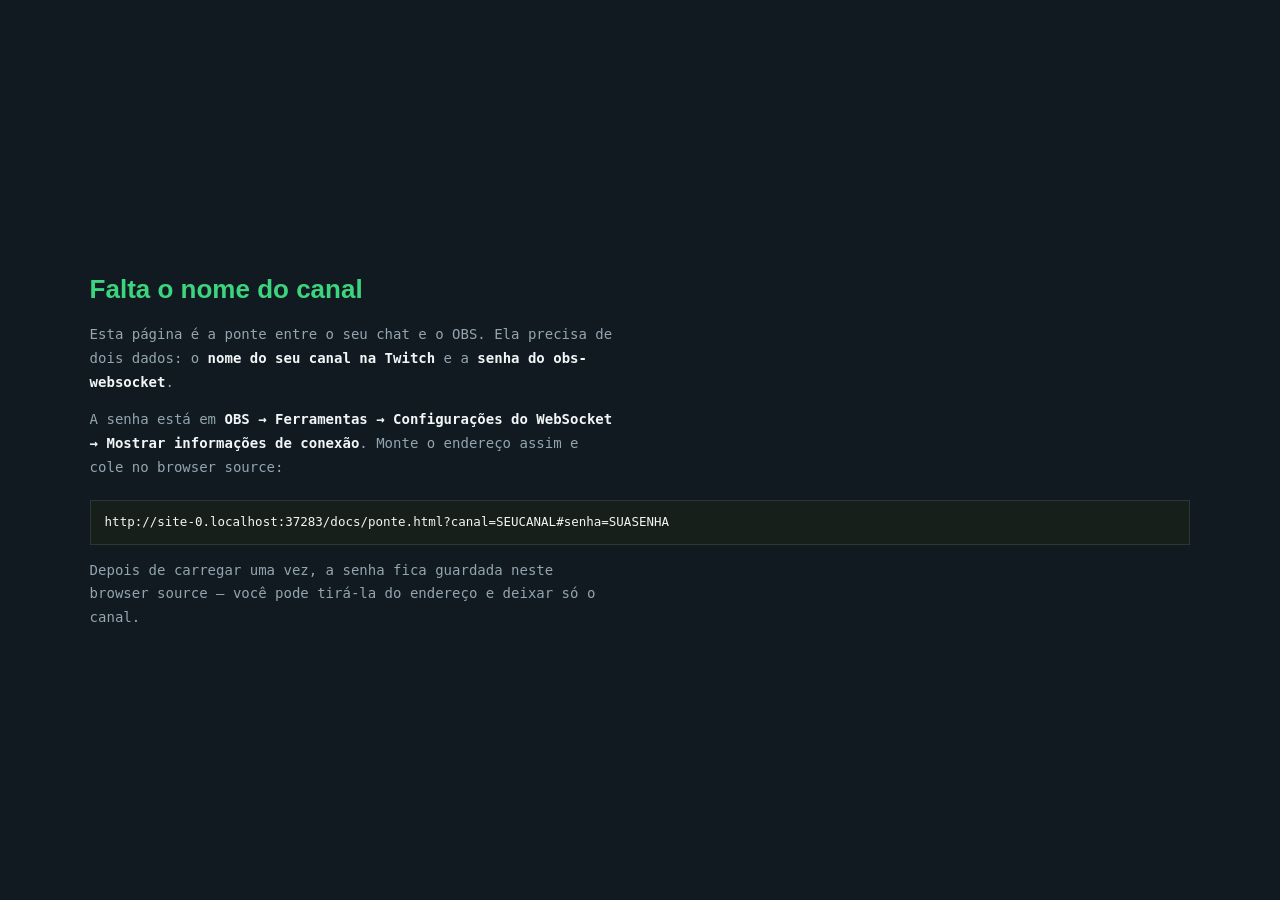
<file: docs/ponte.html>
<!doctype html>
<html lang="pt-BR">
<head>
<meta charset="utf-8">
<meta name="referrer" content="no-referrer">
<!-- A CHAVE VIAJA NA URL DESTA PÁGINA.
     Sem esta linha, todo pedido a servidor de fora (a fonte do Google, por
     exemplo) leva junto um cabeçalho Referer. Navegador atual só manda a
     origem e corta o resto, mas o CEF embutido no OBS costuma ficar
     versões atrás, e ali o endereço inteiro — com a chave — sairia de casa.
     no-referrer não manda nada, e não custa nada. -->
<meta name="robots" content="noindex, nofollow">
<title>Ponte — chat controla o OBS</title>
<link rel="icon" href="icone.png?v=2" type="image/png">
<link rel="apple-touch-icon" href="icone-192.png?v=2">
<style>
  :root {
    color-scheme: dark;
    --tinta:  #F2F6F7;
    --fraco:  #93A5B0;
    --sinal:  #3DD47F;
    --alerta: #E4735A;
    --ambar:  #D3A244;
    --fundo:  rgba(10, 16, 20, .82);
  }
  * { box-sizing: border-box; }
  html, body {
    margin: 0; height: 100%; overflow: hidden;
    background: transparent; color: var(--tinta);
    font: 13px/1.5 "IBM Plex Mono", ui-monospace, Consolas, monospace;
    user-select: none;
  }

  /* ---- HUD de canto: pequeno de proposito, isso e um controlador ---- */
  #hud {
    position: fixed; left: 12px; bottom: 12px;
    background: var(--fundo); border: 1px solid rgba(255,255,255,.14);
    padding: 9px 12px; min-width: 232px;
    backdrop-filter: blur(3px);
  }
  #hud.oculto { display: none; }
  #hud h1 {
    font-size: 10px; letter-spacing: .18em; margin: 0 0 7px;
    color: var(--sinal); font-weight: 600;
  }
  .kv { display: flex; gap: 8px; font-size: 11.5px; line-height: 1.75; }
  .kv b { color: var(--fraco); font-weight: 400; }
  .kv span { margin-left: auto; text-align: right; color: var(--tinta); }
  .pt { color: var(--alerta); }
  .pt.viva { color: var(--sinal); }
  #medidor {
    height: 3px; margin-top: 7px; background: rgba(255,255,255,.12); position: relative;
  }
  #medidor i { position: absolute; inset: 0 100% 0 0; background: var(--sinal); transition: right .08s linear; }
  #medidor.mudo i { background: var(--alerta); }
  #recado {
    margin-top: 7px; font-size: 11px; color: var(--ambar);
    max-width: 260px; word-break: break-word; min-height: 1.5em;
  }

  /* ---- Aviso grande: aparece na transmissao de proposito ---- */
  #aviso {
    position: fixed; inset: 0; display: none;
    align-items: center; justify-content: center; pointer-events: none;
  }
  #aviso.on { display: flex; }
  #aviso div {
    font-family: "Archivo Black", Impact, sans-serif;
    font-size: clamp(38px, 8vw, 104px); font-weight: 900; letter-spacing: -.02em;
    color: #fff; background: var(--alerta);
    padding: .18em .42em; transform: rotate(-2.5deg);
    box-shadow: 0 0 0 6px rgba(0,0,0,.55);
    animation: bate 1.1s steps(2, end) infinite;
  }
  @keyframes bate { 0%, 60% { opacity: 1 } 61%, 100% { opacity: .55 } }
  @media (prefers-reduced-motion: reduce) { #aviso div { animation: none } }

  /* ---- Tela de ajuda quando falta configuracao ---- */
  #ajuda {
    position: fixed; inset: 0; display: none; flex-direction: column; justify-content: center;
    background: #101A20; padding: 6vh 7vw; gap: 14px;
  }
  #ajuda.on { display: flex; }
  #ajuda h2 { font-family: Archivo, sans-serif; font-size: 26px; margin: 0; color: var(--sinal); }
  #ajuda p  { margin: 0; color: var(--fraco); font-size: 14px; max-width: 62ch; line-height: 1.7; }
  #ajuda code {
    display: block; background: #161F1A; border: 1px solid #2A3830;
    padding: 12px 14px; margin-top: 6px; font-size: 12.5px; color: var(--tinta);
    word-break: break-all; user-select: text;
  }
  #ajuda b { color: var(--tinta); font-weight: 600; }
</style>
</head>
<body>

<div id="aviso"><div>MICROFONE MUDO</div></div>

<div id="hud" class="oculto">
  <h1>PONTE</h1>
  <div class="kv"><b>OBS</b><span id="sObs" class="pt">—</span></div>
  <div class="kv"><b>Chat</b><span id="sChat" class="pt">—</span></div>
  <div class="kv"><b>Microfone</b><span id="sMic">—</span></div>
  <div class="kv"><b>Cena</b><span id="sCena">—</span></div>
  <div class="kv" id="linhaOlho" hidden><b>Câmera</b><span id="sOlho">—</span></div>
  <div id="medidor"><i></i></div>
  <div id="recado"></div>
</div>

<div id="ajuda">
  <h2>Falta o nome do canal</h2>
  <p>Esta página é a ponte entre o seu chat e o OBS. Ela precisa de dois dados: o <b>nome do seu canal na Twitch</b> e a <b>senha do obs-websocket</b>.</p>
  <p>A senha está em <b>OBS → Ferramentas → Configurações do WebSocket → Mostrar informações de conexão</b>. Monte o endereço assim e cole no browser source:</p>
  <code id="exemplo"></code>
  <p>Depois de carregar uma vez, a senha fica guardada neste browser source — você pode tirá-la do endereço e deixar só o canal.</p>
</div>

<script>
"use strict";

/* Configuração — modo A: tudo dentro do link. */

/* O QUE É SEGREDO VAI DEPOIS DO #.

   O que vem depois do # nunca sai do computador: não vai pro servidor que
   entrega esta página, nem pro registro dele. A chave do painel e a senha
   do OBS moram ali nos links novos. Os links antigos, com tudo na parte do
   ?, continuam valendo — os dois lados são lidos juntos, e o # ganha. */
const q = new URLSearchParams(location.search);
new URLSearchParams(location.hash.replace(/^#/, '')).forEach((v, k) => q.set(k, v));
const guardado = (c) => { try { return localStorage.getItem(c); } catch (e) { return null; } };
const guardar  = (c, v) => { try { localStorage.setItem(c, v); } catch (e) {} };

const cfg = {
  canal:       (q.get('canal') || '').toLowerCase().replace(/^#/, ''),
  senha:        q.get('senha') || guardado('zocacontroller:senha') || '',
  porta:        q.get('porta') || '4455',
  mic:          q.get('mic') || '',
  desktop:      q.get('desktop') || '',
  cenaPanico:   q.get('cenaPanico') || '',
  cenas:       (q.get('cenas') || '').split(',').map(s => s.trim()).filter(Boolean),
  prefixo:      q.get('prefixo') || '!',
  /* Nome das fontes do OBS ligadas à música: a de imagem, que o !musica
     mostra e esconde, e a de áudio, que o !vod tira do VOD. */
  fonteMusica:      q.get('fonteMusica') || '',
  fonteAudioMusica: q.get('fonteAudioMusica') || '',
  hud:          q.get('hud') !== '0',
  aviso:        q.get('aviso') !== '0',
  segundosMudo: Math.max(2, parseFloat(q.get('segundosMudo')) || 4),
  limiar:       parseFloat(q.get('limiar')) || 0.02,

  // Troca de cena quando você some da câmera.
  ausencia:        q.get('ausencia') === '1',
  camera:          q.get('camera') || '',
  cenaAusente:     q.get('cenaAusente') || '',
  cenasComCamera: (q.get('cenasComCamera') || '').split(',').map(s => s.trim()).filter(Boolean),
  segundosAusente: Math.max(4, parseFloat(q.get('segundosAusente')) || 12),
  segundosVolta:   Math.max(1, parseFloat(q.get('segundosVolta')) || 2),
  intervaloOlho:   Math.max(500, parseFloat(q.get('intervaloOlho')) || 1500),

  // Relé: só liga se você der a chave do painel. Sem ela, a ponte segue
  // funcionando 100% offline — o relé é para os mods enxergarem de fora.
  api:   (q.get('api') || 'https://api.zocahop.com').replace(/\/$/, ''),
  chave:  q.get('chave') || guardado('zocacontroller:chave') || '',
};

if (q.get('chave')) guardar('zocacontroller:chave', q.get('chave'));

if (q.get('senha')) guardar('zocacontroller:senha', q.get('senha'));

const el = (id) => document.getElementById(id);

if (!cfg.canal) {
  el('exemplo').textContent =
    location.origin + location.pathname + '?canal=SEUCANAL#senha=SUASENHA';
  el('ajuda').classList.add('on');
  throw new Error('sem canal');
}
if (cfg.hud) el('hud').classList.remove('oculto');

/* ------------------------------------------------------------------ *
 *  Estado
 * ------------------------------------------------------------------ */

/* A VERSÃO DO CÓDIGO DESTA FONTE.

   O OBS guarda a página em cache, então a fonte pode ficar semanas com um
   código velho enquanto o site já mudou — e de fora ninguém vê. A ponte
   conta a versão dela junto do estado, e o painel avisa quando está
   atrasada. Sobe junto com qualquer mudança nesta página. */
const PONTE_VERSAO = '2026-09-26b';

const estado = {
  obs: false, chat: false,
  mic: '', desktop: '', cena: '', cenaAntes: '',
  micMudo: false, nivel: 0,
  panico: false,
  /* COMO O ÁUDIO ESTAVA ANTES DO PÂNICO: Sem isto, sair do pânico LIGAVA
     o microfone — mesmo se o streamer o tivesse mudado de propósito
     antes. */
  mudoAntes: null,
  mudoDesde: 0,          // performance.now() de quando começou a falar mudo
  cenasConhecidas: [],
  sons: [],                // fontes com áudio, para os mods poderem mutar
  fontes: [],              // itens da cena no ar, com o olhinho de cada um
  ocultos: [],             // o que o dono tirou da vista do controller
  falando: false,          // ha som entrando agora? (para quem ve de fora)
  falouAte: 0,
};

let recadoAte = 0;
function recado(txt, ms = 6000) {
  el('recado').textContent = txt;
  recadoAte = performance.now() + ms;
}

/* O QUE FALHOU TEM QUE SAIR DAQUI DE DENTRO.

   Esta fonte vive escondida no OBS: um recado de erro aqui não é lido por
   ninguém. Então a falha também vai pro servidor, e o painel mostra. */
function avisaFalha(txt) {
  recado(txt, 12000);
  estado.erro = String(txt).slice(0, 200);
  estado.erroEm = Date.now();
  subirEstado(true);
}

function pintar() {
  el('sObs').textContent  = estado.obs ? 'ligado' : 'desligado';
  el('sObs').className    = 'pt' + (estado.obs ? ' viva' : '');
  el('sChat').textContent = estado.chat ? '#' + cfg.canal : 'desligado';
  el('sChat').className   = 'pt' + (estado.chat ? ' viva' : '');
  el('sMic').textContent  = estado.mic ? (estado.mic + (estado.micMudo ? ' · MUDO' : '')) : '—';
  el('sCena').textContent = estado.panico ? 'PÂNICO' : (estado.cena || '—');

  if (cfg.ausencia) {
    el('linhaOlho').hidden = false;
    el('sOlho').textContent =
      olho.quebrado     ? olho.quebrado
      : !olho.ligado    ? 'desligado'
      : !olho.pronto    ? 'carregando…'
      : olho.vendo      ? 'você aí'
      : olho.vendo === false ? 'sem ninguém'
      : 'olhando…';
  }

  const m = el('medidor');
  m.classList.toggle('mudo', estado.micMudo);
  m.firstElementChild.style.right = (100 - Math.min(100, estado.nivel * 320)) + '%';
}

/* ------------------------------------------------------------------ *
 *  OBS — obs-websocket v5
 * ------------------------------------------------------------------ */

let ws = null, pendentes = new Map(), seq = 0, esperaObs = 1000;

// General | Scenes | Inputs | InputVolumeMeters
const ASSINATURAS = 1 | 4 | 8 | 128 | 65536;   // General, Scenes, Inputs, SceneItems, medidores

/* SHA-256 em JS puro. */
const K256 = [
  0x428a2f98,0x71374491,0xb5c0fbcf,0xe9b5dba5,0x3956c25b,0x59f111f1,0x923f82a4,0xab1c5ed5,
  0xd807aa98,0x12835b01,0x243185be,0x550c7dc3,0x72be5d74,0x80deb1fe,0x9bdc06a7,0xc19bf174,
  0xe49b69c1,0xefbe4786,0x0fc19dc6,0x240ca1cc,0x2de92c6f,0x4a7484aa,0x5cb0a9dc,0x76f988da,
  0x983e5152,0xa831c66d,0xb00327c8,0xbf597fc7,0xc6e00bf3,0xd5a79147,0x06ca6351,0x14292967,
  0x27b70a85,0x2e1b2138,0x4d2c6dfc,0x53380d13,0x650a7354,0x766a0abb,0x81c2c92e,0x92722c85,
  0xa2bfe8a1,0xa81a664b,0xc24b8b70,0xc76c51a3,0xd192e819,0xd6990624,0xf40e3585,0x106aa070,
  0x19a4c116,0x1e376c08,0x2748774c,0x34b0bcb5,0x391c0cb3,0x4ed8aa4a,0x5b9cca4f,0x682e6ff3,
  0x748f82ee,0x78a5636f,0x84c87814,0x8cc70208,0x90befffa,0xa4506ceb,0xbef9a3f7,0xc67178f2,
];

function sha256b64Puro(txt) {
  const gira = (x, n) => (x >>> n) | (x << (32 - n));
  const bytes = new TextEncoder().encode(txt);
  const n = bytes.length;

  const bloco = new Uint8Array((((n + 8) >> 6) + 1) << 6);
  bloco.set(bytes);
  bloco[n] = 0x80;

  const dv = new DataView(bloco.buffer);
  const bits = n * 8;
  dv.setUint32(bloco.length - 8, Math.floor(bits / 4294967296));
  dv.setUint32(bloco.length - 4, bits >>> 0);

  let H = [0x6a09e667,0xbb67ae85,0x3c6ef372,0xa54ff53a,0x510e527f,0x9b05688c,0x1f83d9ab,0x5be0cd19];
  const w = new Uint32Array(64);

  for (let i = 0; i < bloco.length; i += 64) {
    for (let j = 0; j < 16; j++) w[j] = dv.getUint32(i + j * 4);
    for (let j = 16; j < 64; j++) {
      const s0 = gira(w[j-15], 7) ^ gira(w[j-15], 18) ^ (w[j-15] >>> 3);
      const s1 = gira(w[j-2], 17) ^ gira(w[j-2], 19) ^ (w[j-2] >>> 10);
      w[j] = (w[j-16] + s0 + w[j-7] + s1) >>> 0;
    }

    let [a,b,c,d,e,f,g,h] = H;
    for (let j = 0; j < 64; j++) {
      const S1  = gira(e, 6) ^ gira(e, 11) ^ gira(e, 25);
      const ch  = (e & f) ^ (~e & g);
      const t1  = (h + S1 + ch + K256[j] + w[j]) >>> 0;
      const S0  = gira(a, 2) ^ gira(a, 13) ^ gira(a, 22);
      const maj = (a & b) ^ (a & c) ^ (b & c);
      const t2  = (S0 + maj) >>> 0;
      h = g; g = f; f = e; e = (d + t1) >>> 0;
      d = c; c = b; b = a; a = (t1 + t2) >>> 0;
    }

    const soma = [a,b,c,d,e,f,g,h];
    H = H.map((v, k) => (v + soma[k]) >>> 0);
  }

  let cru = '';
  for (const v of H) {
    cru += String.fromCharCode((v >>> 24) & 255, (v >>> 16) & 255, (v >>> 8) & 255, v & 255);
  }
  return btoa(cru);
}

async function sha256b64(txt) {
  if (typeof crypto !== 'undefined' && crypto.subtle) {
    try {
      const buf = await crypto.subtle.digest('SHA-256', new TextEncoder().encode(txt));
      return btoa(String.fromCharCode(...new Uint8Array(buf)));
    } catch (e) { /* contexto inseguro: cai para o de cima */ }
  }
  return sha256b64Puro(txt);
}

function pedir(tipo, dados) {
  if (!ws || ws.readyState !== 1) return Promise.reject(new Error('OBS desligado'));
  const id = 'p' + (++seq);
  ws.send(JSON.stringify({ op: 6, d: { requestType: tipo, requestId: id, requestData: dados || {} } }));
  return new Promise((res, rej) => {
    pendentes.set(id, { res, rej });
    setTimeout(() => {
      if (pendentes.has(id)) { pendentes.delete(id); rej(new Error('sem resposta: ' + tipo)); }
    }, 6000);
  });
}

function ligarObs() {
  try { ws = new WebSocket('ws://localhost:' + cfg.porta); }
  catch (err) { return religarObs(); }

  ws.onopen = () => { esperaObs = 1000; };

  ws.onclose = () => {
    estado.obs = false; pendentes.clear(); pintar(); religarObs();
  };

  ws.onerror = () => { /* onclose cuida da reconexão */ };

  ws.onmessage = async (ev) => {
    let msg; try { msg = JSON.parse(ev.data); } catch (e) { return; }

    if (msg.op === 0) {                       // Hello
      const ident = { rpcVersion: 1, eventSubscriptions: ASSINATURAS };
      if (msg.d.authentication) {
        if (!cfg.senha) { recado('O OBS pede senha e ela não foi informada.', 60000); return; }
        const seg = await sha256b64(cfg.senha + msg.d.authentication.salt);
        ident.authentication = await sha256b64(seg + msg.d.authentication.challenge);
      }
      ws.send(JSON.stringify({ op: 1, d: ident }));
      return;
    }

    if (msg.op === 2) { estado.obs = true; await descobrir(); pintar(); return; }

    if (msg.op === 7) {                       // resposta
      const p = pendentes.get(msg.d.requestId);
      if (!p) return;
      pendentes.delete(msg.d.requestId);
      msg.d.requestStatus.result
        ? p.res(msg.d.responseData || {})
        : p.rej(new Error(msg.d.requestStatus.comment || ('código ' + msg.d.requestStatus.code)));
      return;
    }

    if (msg.op === 5) evento(msg.d.eventType, msg.d.eventData);
  };
}

function religarObs() {
  setTimeout(ligarObs, esperaObs);
  esperaObs = Math.min(esperaObs * 1.7, 15000);
}

function evento(tipo, d) {
  if (tipo === 'CustomEvent') { doPainel(d); return; }
  if (tipo === 'CurrentProgramSceneChanged') {
    estado.cena = d.sceneName;
    // Trocou de cena e não fui eu? Então quem manda agora é o humano:
    // solto a rédea e não volto sozinho por cima da decisão dele.
    if (d.sceneName !== olho.esperado) olho.euQueSai = false;
    olho.esperado = '';
    lerFontesDaCena().then(() => subirEstado(true));
    pintar();
  } else if (tipo === 'InputMuteStateChanged') {
    const s = estado.sons.find(x => x.nome === d.inputName);
    if (s) s.mudo = d.inputMuted;
    if (d.inputName === estado.mic) { estado.micMudo = d.inputMuted; estado.mudoDesde = 0; pintar(); }
  } else if (tipo === 'SceneItemEnableStateChanged') {
    const f = estado.fontes.find(x => x.id === d.sceneItemId);
    if (f) f.visivel = !!d.sceneItemEnabled;
  } else if (tipo === 'InputVolumeMeters') {
    for (const inp of (d.inputs || [])) {
      if (inp.inputName !== estado.mic) continue;
      let pico = 0;
      for (const canal of (inp.inputLevelsMul || [])) {
        for (const v of canal) if (typeof v === 'number' && v > pico) pico = v;
      }
      estado.nivel = pico;
    }
  }
}

/* Descobre sozinho o microfone, o áudio do sistema e a cena de pânico. */
/* lerGaveta = false quando quem chamou JÁ sabe a lista nova: senão a
 * releitura sobrescreve o aviso que acabou de chegar do painel. */
async function descobrir(lerGaveta = true) {
  try {
    const esp = await pedir('GetSpecialInputs');
    estado.mic     = cfg.mic     || esp.mic1 || esp.mic2 || '';
    estado.desktop = cfg.desktop || esp.desktop1 || '';
  } catch (e) {}

  if (!estado.mic) {
    try {
      const lista = await pedir('GetInputList');
      const cap = (lista.inputs || []).find(i => /input_capture|wasapi_input|coreaudio_input/.test(i.inputKind || ''));
      if (cap) estado.mic = cap.inputName;
    } catch (e) {}
  }

  try {
    const cenas = await pedir('GetSceneList');
    estado.cena = cenas.currentProgramSceneName || '';
    estado.cenasConhecidas = (cenas.scenes || []).map(s => s.sceneName);
    if (!cfg.cenaPanico) {
      cfg.cenaPanico = estado.cenasConhecidas.find(n => /volt|brb|espera|pausa|ja volto/i.test(n)) || '';
    }
  } catch (e) {}

  // O que tem áudio não dá para adivinhar pelo tipo: caixa de alerta é fonte
  // de navegador. Então pergunta — quem responde a GetInputMute tem áudio.
  try {
    const lista = (await pedir('GetInputList')).inputs || [];
    const achados = [];
    for (const i of lista) {
      try {
        const r = await pedir('GetInputMute', { inputName: i.inputName });
        achados.push({ nome: i.inputName, mudo: r.inputMuted });
      } catch (e) {}
    }
    estado.sons = achados;
  } catch (e) {}

  if (lerGaveta) {
    await lerOcultos();
    await lerPanico();
    await lerCamera();
    await lerVod();
    await reaplicaVod();
    await acharOverlays();
  }
  estado.sons = estado.sons.filter(s => !escondida(s.nome));
  await lerFontesDaCena();

  if (estado.mic) {
    try { estado.micMudo = (await pedir('GetInputMute', { inputName: estado.mic })).inputMuted; } catch (e) {}
  } else {
    recado('Não achei o microfone. Passe ?mic=NOME no endereço.', 60000);
  }
}

/* Ações — registro com permissão explícita. */

/* Quem manda mais, em ordem. Quem esta em cima pode tudo que os de baixo
   podem — entao um comando liberado pra "sub" tambem vale pra VIP e mod. */
const CARGOS = { chat: 0, sub: 1, vip: 2, mod: 3, supermod: 4, dono: 5 };

/* Moderador-chefe é cargo DA TWITCH: o Lead Moderator, que pode pôr e
   tirar outros mods e mexer nas configurações de moderação do canal. */
const SUPERMODS = new Set();   /* preenchido pelo painel, junto dos comandos */

function cargoDe(tags) {
  const badges = tags.badges || '';
  const login = String(tags.login || '').toLowerCase();

  /* Vem tudo de etiqueta que o SERVIDOR da Twitch escreve na mensagem.
     Ninguem digita "sou mod" e vira mod. */
  if (badges.includes('broadcaster/')) return 'dono';

  const ehChefe = badges.includes('lead_moderator/');
  /* "lead_moderator/" contém "moderator/", então a busca por mod encontra o
     chefe também — que é o que a gente quer: chefe é mod, e mais. */
  const ehMod = ehChefe || tags.mod === '1' || badges.includes('moderator/');

  if (ehChefe || (ehMod && SUPERMODS.has(login))) return 'supermod';
  if (ehMod) return 'mod';
  if (badges.includes('vip/')) return 'vip';
  /* subscriber cobre o assinante; founder e o assinante antigo do canal, e
     perder ele faria os mais fieis valerem menos que os novos. */
  if (tags.subscriber === '1' || badges.includes('subscriber/') || badges.includes('founder/')) return 'sub';
  return 'chat';
}

async function mutar(nome, mudo) {
  if (!nome) return;
  await pedir('SetInputMute', { inputName: nome, inputMuted: mudo });
}

/** Como estão o microfone e o áudio do sistema agora, pra poder devolver. */
async function comoEstaOAudio() {
  const ler = async (nome) => {
    if (!nome) return false;
    try { return !!(await pedir('GetInputMute', { inputName: nome })).inputMuted; }
    catch (e) { return true; }      /* na dúvida, "estava mudo": devolve calado */
  };
  return { mic: await ler(estado.mic), desktop: await ler(estado.desktop) };
}

/* O PÂNICO PRECISA SOBREVIVER A UM RELOAD: A fonte do OBS recarrega
   sozinha (OBS reaberto, botão de atualizar, troca de cena com "desligar
   quando não visível"). */
const GAVETA_PANICO = 'zocacontroller_panico';

async function guardaPanico() {
  try {
    await pedir('SetPersistentData', {
      realm: CAIXA, slotName: GAVETA_PANICO,
      slotValue: { panico: estado.panico, mudoAntes: estado.mudoAntes, cenaAntes: estado.cenaAntes },
    });
  } catch (e) {}
}

async function lerPanico() {
  try {
    const r = await pedir('GetPersistentData', { realm: CAIXA, slotName: GAVETA_PANICO });
    const v = r && r.slotValue;
    if (v && v.panico) {
      estado.panico = true;
      estado.mudoAntes = v.mudoAntes || null;
      estado.cenaAntes = v.cenaAntes || '';
      recado('A live voltou ainda em pânico. Só ' + cfg.prefixo + 'voltar tira.', 30000);
    }
  } catch (e) {}
}

const ACOES = {
  panico: {
    minimo: 'mod', espera: 10000,
    async fazer(quem) {
      if (estado.panico) return recado('Já está em pânico. Só ' + cfg.canal + ' sai.');
      estado.panico = true;
      estado.cenaAntes = estado.cena;
      estado.mudoAntes = await comoEstaOAudio();
      await mutar(estado.mic, true);
      await mutar(estado.desktop, true);
      await guardaPanico();
      if (cfg.cenaPanico) await pedir('SetCurrentProgramScene', { sceneName: cfg.cenaPanico });
      recado('PÂNICO ativado por ' + quem + '. Só o streamer sai, com ' + cfg.prefixo + 'voltar.', 60000);
      pintar();
    },
  },

  // Mão única: quem entra no pânico é o chat, quem sai é o dono da voz.
  voltar: {
    minimo: 'dono', espera: 2000,
    async fazer(quem) {
      if (!estado.panico) return;
      estado.panico = false;
      /* Devolve como estava, e não "ligado". Se não deu pra saber como estava,
         o padrão seguro é DEIXAR MUDO: silêncio a mais é constrangimento,
         som a mais é o acidente. */
      const antes = estado.mudoAntes;
      await mutar(estado.mic, antes ? !!antes.mic : true);
      await mutar(estado.desktop, antes ? !!antes.desktop : true);
      estado.mudoAntes = null;
      await guardaPanico();
      if (estado.cenaAntes) await pedir('SetCurrentProgramScene', { sceneName: estado.cenaAntes });
      recado('Pânico encerrado por ' + quem + '.');
      pintar();
    },
  },

  // Alterna. O caso comum não é vazar áudio, é a live inteira muda.
  mute: {
    minimo: 'mod', espera: 5000,
    async fazer(quem) {
      if (!estado.mic) return recado('Não sei qual é o microfone.');
      if (estado.panico && estado.micMudo) {
        return recado('Em pânico o ' + cfg.prefixo + 'mute não desmuta. Só ' + cfg.prefixo + 'voltar.');
      }
      const r = await pedir('ToggleInputMute', { inputName: estado.mic });
      estado.micMudo = r.inputMuted;
      estado.mudoDesde = 0;
      recado((r.inputMuted ? 'Microfone mudo' : 'Microfone aberto') + ' — ' + quem);
      pintar();
    },
  },

  cena: {
    minimo: 'mod', espera: 5000,
    async fazer(quem, arg) {
      if (!arg) return recado('Use: ' + cfg.prefixo + 'cena NOME');
      const permitidas = cfg.cenas.length ? cfg.cenas : estado.cenasConhecidas;
      const alvo = permitidas.find(n => n.toLowerCase() === arg.toLowerCase())
                || permitidas.find(n => n.toLowerCase().includes(arg.toLowerCase()));
      if (!alvo) return recado('Cena "' + arg + '" não está liberada.');
      await pedir('SetCurrentProgramScene', { sceneName: alvo });
      recado('Cena: ' + alvo + ' — ' + quem);
    },
  },

  // Replay buffer do OBS: local, sem token, e sem creditar o bot.
  replay: {
    minimo: 'mod', espera: 30000,
    async fazer(quem) {
      await pedir('SaveReplayBuffer');
      recado('Replay salvo — ' + quem);
    },
  },
};
// Desliga o troca-cena quando você VAI sair de propósito.
ACOES.camera = {
  minimo: 'mod', espera: 3000,
  async fazer(quem, arg) {
    if (!cfg.ausencia) return recado('A troca automática não está ativada nesta ponte.');
    const querLigar = /^(on|ligar?|liga|1|sim)$/i.test(arg);
    olho.ligado = arg ? querLigar : !olho.ligado;
    if (!olho.ligado) olho.euQueSai = false;
    await guardaCamera();
    recado('Troca automática por câmera: ' + (olho.ligado ? 'ligada' : 'desligada') + ' — ' + quem);
    pintar();
  },
};

// Mutar uma fonte específica pelo nome — é assim que o mod cala a caixa de
// alertas ou a música sem precisar mexer no seu mixer.
ACOES.som = {
  minimo: 'mod', espera: 3000,
  async fazer(quem, arg) {
    if (!arg) return recado('Use: ' + cfg.prefixo + 'som NOME DA FONTE');
    const alvo = estado.sons.find(s => s.nome.toLowerCase() === arg.toLowerCase())
              || estado.sons.find(s => s.nome.toLowerCase().includes(arg.toLowerCase()));
    if (!alvo) return recado('Não achei uma fonte de áudio chamada "' + arg + '".');
    /* O pânico muta o microfone E o áudio do sistema. A trava só olhava o
       microfone, então em pânico um mod ainda desmutava o desktop pelo !som —
       justo o que o pânico tinha acabado de calar. */
    const trancada = alvo.nome === estado.mic || alvo.nome === estado.desktop;
    if (estado.panico && trancada && alvo.mudo) {
      return recado('Em pânico o áudio não volta. Só ' + cfg.prefixo + 'voltar.');
    }
    const r = await pedir('ToggleInputMute', { inputName: alvo.nome });
    alvo.mudo = r.inputMuted;
    recado(alvo.nome + ': ' + (r.inputMuted ? 'mudo' : 'no ar') + ' — ' + quem);
  },
};

/* A TROCA POR CÂMERA TEM QUE LEMBRAR.

   Ela nascia do endereço da fonte, então fechar o OBS religava o que um mod
   tinha desligado — e ninguém percebia até a cena trocar sozinha no meio da
   live. Agora a escolha mora numa gaveta do próprio OBS, como o pânico. */

const GAVETA_CAMERA = 'zocacontroller_camera';

async function lerCamera() {
  if (!cfg.ausencia) return;
  try {
    const r = await pedir('GetPersistentData', { realm: CAIXA, slotName: GAVETA_CAMERA });
    const v = r && r.slotValue;
    if (v && typeof v.ligado === 'boolean') olho.ligado = v.ligado;
  } catch (e) {}
}

async function guardaCamera() {
  try {
    await pedir('SetPersistentData', {
      realm: CAIXA, slotName: GAVETA_CAMERA, slotValue: { ligado: olho.ligado },
    });
  } catch (e) {}
}

/* Fontes da cena e o que fica escondido do controller. */

const GAVETA_OCULTOS = 'zocacontroller_ocultos';

async function lerOcultos() {
  try {
    const r = await pedir('GetPersistentData', { realm: CAIXA, slotName: GAVETA_OCULTOS });
    const v = r && r.slotValue;
    estado.ocultos = (v && Array.isArray(v.nomes)) ? v.nomes : [];
  } catch (e) { estado.ocultos = []; }
}

const escondida = (nome) => estado.ocultos.some(n => n.toLowerCase() === (nome || '').toLowerCase());

/* O SPOTIFY FORA DO VOD, SOZINHO: A escolha é feita no painel e mora numa
   gaveta do próprio OBS. */

const GAVETA_VOD = 'zocacontroller_vod';
let vod = { fonte: '', trilha: 2, ligado: false };

async function lerVod() {
  try {
    const r = await pedir('GetPersistentData', { realm: CAIXA, slotName: GAVETA_VOD });
    const v = r && r.slotValue;
    if (v && typeof v === 'object') {
      vod = { fonte: String(v.fonte || ''), trilha: parseInt(v.trilha, 10) || 2, ligado: !!v.ligado };
    }
  } catch (e) {}
}

/** Põe a fonte fora (ou de volta) na trilha do VOD. Devolve o que aconteceu. */
async function poeForaDoVod(nome, trilha, fora) {
  const atual = await pedir('GetInputAudioTracks', { inputName: nome });
  const trilhas = Object.assign({}, atual.inputAudioTracks);
  /* Só as duas que interessam: o resto do que a pessoa configurou fica. */
  trilhas['1'] = true;
  trilhas[String(trilha)] = !fora;
  await pedir('SetInputAudioTracks', { inputName: nome, inputAudioTracks: trilhas });
}

async function reaplicaVod() {
  if (!vod.ligado || !vod.fonte) return;
  try {
    await poeForaDoVod(vod.fonte, vod.trilha, true);
  } catch (e) {
    /* A fonte sumiu ou mudou de nome. Avisa, porque o silêncio aqui custa
       um strike de copyright: a pessoa acha que está protegida e não está. */
    recado('Atenção: não achei "' + vod.fonte + '" pra tirar do VOD. Escolha de novo no painel.', 30000);
  }
}

/* ACHAR AS OVERLAYS SOZINHO: O !musica precisava de ?fonteMusica= colado
   à mão no endereço da ponte — e nenhuma tela do site jamais emitia esse
   parâmetro, então o comando respondia "falta o parâmetro" pra sempre. */

let overlaysDoObs = {};      /* tipo -> nome da fonte no OBS */

async function acharOverlays() {
  const achados = {};
  let lista;
  try { lista = (await pedir('GetInputList')).inputs || []; } catch (e) { return; }

  for (const i of lista) {
    if (!/browser/i.test(i.inputKind || '')) continue;
    let url = '';
    try {
      const s = await pedir('GetInputSettings', { inputName: i.inputName });
      url = String((s.inputSettings || {}).url || '');
    } catch (e) { continue; }

    /* O k pode ser o primeiro parâmetro ou vir depois de outros. Escrever
       [?&]k= exigiria um separador extra e justamente o endereço comum
       (overlay.html?k=...) não casaria — testado. */
    const m = url.match(/overlay\.html\?(?:[^#]*&)?k=([A-Za-z0-9_-]{10,64})/);
    if (!m) continue;
    try {
      const r = await fetch(cfg.api + '/config-overlay.php?k=' + encodeURIComponent(m[1]),
                            { cache: 'no-cache' });
      if (!r.ok) continue;
      const j = await r.json();
      const tipo = j && j.config && j.config.tipo;
      /* O primeiro de cada tipo vence: dois overlays de música na mesma cena
         é caso raro, e escolher o primeiro é melhor do que não escolher. */
      if (tipo && !achados[tipo]) achados[tipo] = i.inputName;
    } catch (e) {}
  }
  overlaysDoObs = achados;
}

/** As fontes da cena que está no ar, com o estado do olhinho de cada uma. */
async function lerFontesDaCena() {
  if (!estado.cena) { estado.fontes = []; return; }
  try {
    const r = await pedir('GetSceneItemList', { sceneName: estado.cena });
    estado.fontes = (r.sceneItems || [])
      .map(i => ({ nome: i.sourceName, id: i.sceneItemId, visivel: !!i.sceneItemEnabled }))
      .filter(f => !escondida(f.nome));
  } catch (e) { estado.fontes = []; }
}

// Mostrar e esconder uma fonte da transmissão, na cena que está no ar.
ACOES.fonte = {
  minimo: 'mod', espera: 3000,
  async fazer(quem, arg) {
    if (!arg) return recado('Use: ' + cfg.prefixo + 'fonte NOME DA FONTE');

    const alvo = estado.fontes.find(f => f.nome.toLowerCase() === arg.toLowerCase())
              || estado.fontes.find(f => f.nome.toLowerCase().includes(arg.toLowerCase()));
    if (!alvo) {
      return recado('Não achei "' + arg + '" na cena ' + estado.cena + '.', 12000);
    }

    await pedir('SetSceneItemEnabled', {
      sceneName: estado.cena, sceneItemId: alvo.id, sceneItemEnabled: !alvo.visivel,
    });
    alvo.visivel = !alvo.visivel;
    recado(alvo.nome + ': ' + (alvo.visivel ? 'aparecendo' : 'escondida') + ' — ' + quem);
  },
};

ACOES.clip = ACOES.replay;

/* Palpites pelo chat. */

async function apiRele(caminho, corpo) {
  if (!cfg.chave) throw new Error('esta ponte não tem a chave do ZocaHub');
  const r = await fetch(cfg.api + caminho, {
    method: corpo ? 'POST' : 'GET',
    headers: { 'X-Chave': cfg.chave, 'Content-Type': 'application/json' },
    body: corpo ? JSON.stringify(corpo) : undefined,
  });
  const d = await r.json().catch(() => ({}));
  if (!r.ok) throw new Error(d.erro || ('falhou (' + r.status + ')'));
  return d;
}

ACOES.aposta = {
  minimo: 'mod', espera: 10000,
  async fazer(quem, arg) {
    if (!arg) return recado('Use: ' + cfg.prefixo + 'aposta vou ganhar essa?');

    /* Sem opções vira Sim / Não, que é o caso comum — assim não sobra
       sintaxe nenhuma para o mod decorar. Quem quiser opções próprias
       separa com ponto e vírgula, que é uma tecla só no teclado do celular. */
    const partes = arg.split(/[;|]/).map(s => s.trim()).filter(Boolean);
    const titulo = partes.shift() || '';

    try {
      const d = await apiRele('/palpite.php', {
        acao: 'criar', titulo, opcoes: partes, segundos: 120,
      });
      const nomes = (d.opcoes || []).map(o => o.titulo).join(' / ');
      recado('Palpite aberto: ' + titulo + (nomes ? ' (' + nomes + ')' : '') + ' — ' + quem, 20000);
    } catch (e) { recado('Palpite: ' + e.message, 15000); }
  },
};

ACOES.fechar = {
  minimo: 'mod', espera: 5000,
  async fazer(quem) {
    try {
      await apiRele('/palpite.php', { acao: 'travar' });
      recado('Apostas fechadas — ' + quem);
    } catch (e) { recado('Palpite: ' + e.message, 15000); }
  },
};

ACOES.cancelar = {
  minimo: 'mod', espera: 5000,
  async fazer(quem) {
    try {
      await apiRele('/palpite.php', { acao: 'cancelar' });
      recado('Palpite cancelado, pontos devolvidos — ' + quem);
    } catch (e) { recado('Palpite: ' + e.message, 15000); }
  },
};

// Pagar não tem volta, então é do dono da voz — igual a sair do pânico.
ACOES.ganhou = {
  minimo: 'dono', espera: 5000,
  async fazer(quem, arg) {
    if (!arg) return recado('Use: ' + cfg.prefixo + 'ganhou NOME DA OPÇÃO');

    try {
      const atual = await apiRele('/palpite.php');
      const p = atual.aberto;
      if (!p) return recado('Não tem palpite aberto.');

      // Aceita o número da opção ou parte do nome: no meio da live ninguém
      // vai digitar o texto exato.
      const n = parseInt(arg, 10);
      const alvo = (!isNaN(n) && p.opcoes[n - 1])
        || p.opcoes.find(o => o.titulo.toLowerCase() === arg.toLowerCase())
        || p.opcoes.find(o => o.titulo.toLowerCase().includes(arg.toLowerCase()));

      if (!alvo) {
        return recado('Não achei "' + arg + '". Opções: ' + p.opcoes.map((o, i) => (i + 1) + ') ' + o.titulo).join('  '), 20000);
      }

      await apiRele('/palpite.php', { acao: 'resolver', id: p.id, vencedora: alvo.id });
      recado('Pagou quem apostou em "' + alvo.titulo + '" — ' + quem, 20000);
    } catch (e) { recado('Palpite: ' + e.message, 15000); }
  },
};

/* Marcador de momento. */

async function tempoDaLive() {
  try {
    const s = await pedir('GetStreamStatus');
    if (s.outputActive) return { tempo: s.outputTimecode || '', aoVivo: true };
  } catch (e) {}
  try {
    const g = await pedir('GetRecordStatus');
    if (g.outputActive) return { tempo: g.outputTimecode || '', aoVivo: false };
  } catch (e) {}
  return { tempo: '', aoVivo: false };
}

ACOES.marcar = {
  minimo: 'mod', espera: 3000,
  async fazer(quem, arg) {
    if (!cfg.chave) {
      return recado('O marcador precisa da chave do ZocaHub no link.', 15000);
    }

    const t = await tempoDaLive();

    try {
      const d = await apiRele('/marcador.php', {
        nota: arg || '', quem, tempo_live: t.tempo, ao_vivo: t.aoVivo,
      });
      recado('Marcado' + (d.tempo_live ? ' em ' + d.tempo_live : '')
             + (arg ? ': ' + arg : '') + ' — ' + quem, 12000);
    } catch (e) { recado('Marcador: ' + e.message, 12000); }
  },
};

ACOES.marca = ACOES.marcar;

/* O CONTADOR MEXIDO PELO CHAT.

   Contador de mortes existia e quase ninguém usava, porque mudar o número
   era parar o jogo e editar um campo no site. Com !mais no chat, quem
   assiste conta pelo streamer — que é o que já acontece na prática, só que
   gritando no chat sem ninguém anotar.

   O ARGUMENTO É OPCIONAL E TEM DOIS SENTIDOS: número muda o passo (!mais 3),
   palavra escolhe qual contador (!mais mortes). Adivinhar pelo formato evita
   duas sintaxes pra uma coisa só. */
async function mexeContador(passo, quem, arg) {
  if (!cfg.chave) {
    return recado('O contador precisa da chave do ZocaHub no link.', 15000);
  }

  const cru = String(arg || '').trim();
  const ehNumero = /^\d+$/.test(cru);
  const quanto = ehNumero ? Math.max(1, Math.min(100, parseInt(cru, 10))) : 1;

  try {
    const d = await apiRele('/perfil.php', {
      acao: 'contar',
      passo: passo * quanto,
      nome: ehNumero ? '' : cru,
    });
    const c = (d.contadores || [])[0];
    recado(c ? (c.nome || 'contador') + ': ' + c.valor + ' — ' + quem
             : 'Contador mexido — ' + quem, 12000);
  } catch (e) { recado('Contador: ' + e.message, 12000); }
}

ACOES.mais = {
  minimo: 'mod', espera: 2000,
  async fazer(quem, arg) { await mexeContador(1, quem, arg); },
};

ACOES.menos = {
  minimo: 'mod', espera: 2000,
  async fazer(quem, arg) { await mexeContador(-1, quem, arg); },
};



/* SORTEIO: A PONTE SÓ ENTREGA A LISTA.

   Quem sorteia é o servidor, e por dois motivos. Sorteio vale prêmio, e
   número escolhido no navegador é número que se escolhe. E o anúncio sai
   pelo chat — texto que a ponte mandasse seria texto que qualquer um que
   abrisse este endereço poderia mandar.

   Aqui é só: quem falou nos últimos trinta minutos, e pronto. */
ACOES.sorteio = {
  minimo: 'mod', espera: 5000,
  async fazer(quem) {
    if (!cfg.chave) {
      return recado('O sorteio precisa da chave do ZocaHub no link.', 15000);
    }
    try {
      const d = await apiRele('/sorteio.php', { chatters: quemFalou(), quem });
      recado(d.ganhador + ' ganhou! (entre ' + d.quantos + ')'
             + (d.no_chat ? '' : ' — não consegui avisar no chat'), 15000);
    } catch (e) { recado('Sorteio: ' + e.message, 12000); }
  },
};

ACOES.sortear = ACOES.sorteio;

/* RESPONDER NO CHAT: só existe como passo de um comando seu.

   Quem manda a mensagem é o servidor. Aqui não existe token de chat, e nem
   deveria: qualquer um que abrisse esta fonte leria. A ponte diz só QUAL
   comando e QUAL passo; o texto o servidor lê do banco. */
ACOES.responder = {
  minimo: 'dono', espera: 0, soPasso: true,
  async fazer(quem, arg, cargo, extra, qual) {
    if (!qual) return;
    const tags = (extra && extra.tags) || {};
    try {
      const r = await apiRele('/responder.php', Object.assign({
        quem: quem,
        login: tags.login || '',
        id_twitch: tags['user-id'] || '',
        cargo: cargo,
        mensagem: (extra && extra.texto) || '',
        msg_id: tags.id || '',
        chatters: quemFalou(),
      }, qual));
      /* Deu certo: some com a queixa antiga do painel. */
      if (r && r.ok && estado.erro) { estado.erro = ''; subirEstado(true); }
    } catch (e) { avisaFalha('Resposta no chat: ' + e.message); }
  },
};

ACOES.titulo = {
  minimo: 'mod', espera: 10000,
  async fazer(quem, arg) {
    if (!arg) return recado('Use: ' + cfg.prefixo + 'titulo o novo título da live');
    try {
      await apiRele('/canal.php', { titulo: arg });
      recado('Título trocado — ' + quem);
    } catch (e) { recado('Título: ' + e.message, 15000); }
  },
};

/* MÚSICA: Quem fala com o Spotify é o servidor: o token dele dá acesso à
   conta de quem transmite, e aqui é o navegador — qualquer um que abrisse
   a fonte veria a chave. */

async function pedirMusica(corpo, quem, cargo) {
  if (!cfg.chave) return recado('Sem a chave, a música não funciona.');
  try {
    const r = await fetch(cfg.api + '/musica.php', {
      method: 'POST',
      headers: { 'Content-Type': 'application/json', 'X-Chave': cfg.chave },
      body: JSON.stringify(Object.assign({ quem: quem, cargo: cargo }, corpo)),
    });
    const d = await r.json().catch(() => ({}));
    return d;
  } catch (e) { return { ok: false, erro: 'não consegui falar com o servidor' }; }
}

ACOES.pular = {
  minimo: 'mod', espera: 3000,
  async fazer(quem, arg, cargo) {
    const d = await pedirMusica({ acao: 'pular' }, quem, cargo);
    recado(d.ok ? 'Pulou — ' + quem : 'Pular: ' + (d.erro || 'não deu'), 12000);
  },
};

ACOES.like = {
  minimo: 'mod', espera: 5000,
  async fazer(quem, arg, cargo) {
    const d = await pedirMusica({ acao: 'curtir' }, quem, cargo);
    recado(d.ok ? 'Curtiu "' + (d.faixa || '') + '" — ' + quem : 'Curtir: ' + (d.erro || 'não deu'), 12000);
  },
};

ACOES.adicionar = {
  /* O mínimo de verdade é o que está guardado no painel; este aqui só evita
     bater no servidor à toa quando nem o chat inteiro pode. */
  minimo: 'chat', espera: 3000,
  async fazer(quem, arg, cargo) {
    if (!arg) return recado('Use: ' + cfg.prefixo + 'adicionar nome da música');
    const d = await pedirMusica({ acao: 'pedir', texto: arg }, quem, cargo);
    if (d.ok) recado(quem + ' pediu "' + d.faixa + '" de ' + d.artista, 12000);
    else if (d.erro && d.erro.indexOf('permissão') === -1) recado(d.erro, 12000);
  },
};

ACOES.fila = {
  minimo: 'chat', espera: 3000,
  async fazer(quem, arg, cargo) {
    if (!arg) return recado('Use: ' + cfg.prefixo + 'fila nome da música');
    const d = await pedirMusica({ acao: 'fila', texto: arg }, quem, cargo);
    if (d.ok) recado('Na fila: "' + d.faixa + '" — ' + quem, 12000);
    else if (d.erro && d.erro.indexOf('permissão') === -1) recado(d.erro, 12000);
  },
};

/* De onde a música está saindo. */
ACOES.playlist = {
  minimo: 'chat', espera: 20000,
  async fazer(quem, arg, cargo) {
    const d = await pedirMusica({ acao: 'playlist' }, quem, cargo);
    if (!d.ok) return recado('Playlist: ' + (d.erro || 'não deu'), 12000);
    recado(d.de === 'pedidos'
      ? 'Playlist do chat: ' + d.link
      : 'Tocando de ' + (d.tipo === 'album' ? 'um álbum' : 'uma playlist') + ': "' + d.nome + '"',
      20000);
  },
};

/* MOSTRA A OVERLAY DE MÚSICA, E ELA SOME SOZINHA DEPOIS.

   Antes isto era o !fonte com outro nome, e o !fonte ALTERNA: quem pedia
   !musica com a overlay já na tela a via desaparecer. Ninguém digita
   "musica" querendo esconder a música.

   Então aqui só APARECE. E some sozinha passados alguns segundos, porque
   o que a pessoa quer é ver qual é a música — não ganhar um painel fixo
   que ela vai ter que mandar tirar depois.

   Vale pro chat inteiro, e não só pra mod: é uma pergunta, não um
   controle. */
const MUSICA_SEGUNDOS = 15;
let musicaRelogio = null;

ACOES.musica = {
  minimo: 'chat', espera: 8000,
  async fazer(quem, arg) {
    /* Argumento manda; depois o endereço, se alguém o usou; e por último o
       que a ponte achou sozinha, que é o caso normal. */
    const nome = (arg || '').trim() || cfg.fonteMusica || overlaysDoObs.musica;
    if (!nome) {
      return recado('Não achei a overlay de música nas suas fontes do OBS. '
        + 'Se ela existe com outro nome, use: ' + cfg.prefixo + 'musica NOME DA FONTE', 15000);
    }

    const alvo = estado.fontes.find(f => f.nome.toLowerCase() === nome.toLowerCase())
              || estado.fontes.find(f => f.nome.toLowerCase().includes(nome.toLowerCase()));
    if (!alvo) return recado('Não achei "' + nome + '" na cena ' + estado.cena + '.', 12000);

    const cena = estado.cena;
    try {
      await pedir('SetSceneItemEnabled', {
        sceneName: cena, sceneItemId: alvo.id, sceneItemEnabled: true,
      });
      alvo.visivel = true;
    } catch (e) { return recado('Não consegui mostrar a overlay de música.', 12000); }

    recado('Música na tela — ' + quem, 8000);

    /* Um pedido novo estica o tempo em vez de criar um segundo relógio:
       senão o primeiro esconderia a overlay no meio do segundo pedido. */
    clearTimeout(musicaRelogio);
    musicaRelogio = setTimeout(async () => {
      try {
        await pedir('SetSceneItemEnabled', {
          sceneName: cena, sceneItemId: alvo.id, sceneItemEnabled: false,
        });
        alvo.visivel = false;
      } catch (e) { /* trocou de cena, ou a fonte saiu: nada a esconder */ }
    }, MUSICA_SEGUNDOS * 1000);
  },
};

/* TIRAR O SPOTIFY DO VOD: A Twitch grava o VOD numa trilha de áudio
   SEPARADA da que vai ao vivo. */
ACOES.vod = {
  minimo: 'dono', espera: 5000,
  async fazer(quem, arg) {
    /* Sem argumento vale a escolha do painel. Antes valia só um parâmetro
       colado no endereço da fonte à mão, que ninguém colava. */
    const querVoltar = /^(voltar|devolver|desfazer|off)$/i.test((arg || '').trim());
    const nome = (querVoltar ? '' : (arg || '').trim()) || vod.fonte || cfg.fonteAudioMusica;
    if (!nome) {
      return recado('Escolha a fonte de áudio do Spotify no painel, em "Fora do VOD".', 15000);
    }
    const trilha = vod.trilha || 2;
    try {
      await poeForaDoVod(nome, trilha, !querVoltar);
      vod = { fonte: nome, trilha: trilha, ligado: !querVoltar };
      try {
        await pedir('SetPersistentData', { realm: CAIXA, slotName: GAVETA_VOD, slotValue: vod });
      } catch (e) {}
      recado(querVoltar
        ? '"' + nome + '" voltou pra trilha ' + trilha + '.'
        : '"' + nome + '" saiu da trilha ' + trilha + '. A live continua com som.', 15000);
    } catch (e) { recado('Não consegui: ' + e.message, 15000); }
  },
};

/* LUZ: quem fala com a marca é o SERVIDOR.

   O token da conta de luz não pode chegar aqui: esta página é uma fonte do
   OBS, e qualquer um que abra o endereço dela veria a chave. A ponte só
   repassa o que o chat digitou. */
ACOES.luz = {
  minimo: 'mod', espera: 2500,
  async fazer(quem, arg, cargo) {
    if (!arg) return recado('Use: ' + cfg.prefixo + 'luz vermelho');
    try {
      const d = await apiRele('/luzes.php', { acao: 'chat', texto: arg, quem: quem, cargo: cargo });
      if (d && d.ok === false) recado('Luz: ' + (d.erro || 'não deu'), 12000);
    } catch (e) { recado('Luz: ' + e.message, 12000); }
  },
};

ACOES.categoria = {
  minimo: 'mod', espera: 10000,
  async fazer(quem, arg) {
    if (!arg) return recado('Use: ' + cfg.prefixo + 'categoria nome do jogo');
    try {
      // A busca da própria Twitch perdoa erro de digitação, então não existe
      // lista de apelidos para manter: "league of legnds" acha o jogo certo.
      const d = await apiRele('/canal.php?buscar=' + encodeURIComponent(arg));
      const c = (d.categorias || [])[0];
      if (!c) return recado('Não achei nenhum jogo parecido com "' + arg + '".', 15000);

      await apiRele('/canal.php', { categoria_id: c.id });
      recado('Categoria: ' + c.nome + ' — ' + quem);
    } catch (e) { recado('Categoria: ' + e.message, 15000); }
  },
};



const ultimoUso = new Map();

/* Os de fábrica que quem transmite desligou. Chega junto dos comandos, na
   mesma leitura — não é uma requisição a mais. */
let EMBUTIDOS_OFF = new Set();

async function executar(nome, arg, tags, texto) {
  const acao = ACOES[nome];
  if (!acao || acao.soPasso) return;                    // negar por padrão

  /* DESLIGADO VALE ATÉ PRA QUEM MANDA. Quem tirou o !panico tirou pra
     todo mundo, inclusive pra si — senão "desligado" viraria "desligado
     pros outros", que não é o que a chavinha promete.

     Só pros de fábrica: comando criado no painel carrega o próprio
     ligado, e é marcado com apelido na hora de registrar. */
  if (!acao.apelido && EMBUTIDOS_OFF.has(nome)) return;

  const cargo = cargoDe(tags);
  if (CARGOS[cargo] < CARGOS[acao.minimo]) return;      // sem permissão: silêncio

  /* A espera é do comando, não do nome digitado: !links e !redes são o
     mesmo comando e esperam juntos. */
  const chave = acao.chave || nome;
  const agora = performance.now();
  if (agora - (ultimoUso.get(chave) || -1e9) < acao.espera) return;

  /* A espera de cada pessoa vem por cima da geral: um só não pode ocupar o
     comando pra todo mundo. */
  if (acao.esperaPessoa) {
    const minha = chave + '|' + String(tags.login || '').toLowerCase();
    if (agora - (ultimoUso.get(minha) || -1e9) < acao.esperaPessoa) return;
    if (ultimoUso.size > 3000) ultimoUso.clear();
    ultimoUso.set(minha, agora);
  }
  ultimoUso.set(chave, agora);

  const quem = tags['display-name'] || tags.login || 'alguém';
  /* O cargo segue junto: os comandos de música precisam dele pra pedir ao
     servidor, e é o servidor quem decide de verdade o que é permitido. A
     mensagem inteira vai no último: é dela que as respostas tiram $(1),
     $(2:) e companhia. */
  try { await acao.fazer(quem, arg, cargo, { tags: tags, texto: texto || '' }); }
  catch (err) { recado('Falhou: ' + err.message); }
}

/* Chat da Twitch — IRC anônimo, sem token, sem backend. */

let irc = null, esperaChat = 1000;

function ligarChat() {
  try { irc = new WebSocket('wss://irc-ws.chat.twitch.tv:443'); }
  catch (e) { return religarChat(); }

  irc.onopen = () => {
    esperaChat = 1000;
    irc.send('CAP REQ :twitch.tv/tags twitch.tv/commands');
    irc.send('NICK justinfan' + Math.floor(Math.random() * 90000 + 10000));
    irc.send('JOIN #' + cfg.canal);
    estado.chat = true; pintar();
  };

  irc.onclose = () => { estado.chat = false; pintar(); religarChat(); };
  irc.onerror = () => {};

  irc.onmessage = (ev) => {
    for (const linha of ev.data.split('\r\n')) {
      if (!linha) continue;
      if (linha.startsWith('PING')) { irc.send('PONG :tmi.twitch.tv'); continue; }
      const m = analisar(linha);
      if (m) tratar(m);
    }
  };
}

function religarChat() {
  setTimeout(ligarChat, esperaChat);
  esperaChat = Math.min(esperaChat * 1.7, 15000);
}

function analisar(linha) {
  let resto = linha, tags = {};

  if (resto[0] === '@') {
    const corte = resto.indexOf(' ');
    for (const par of resto.slice(1, corte).split(';')) {
      const i = par.indexOf('=');
      if (i === -1) continue;
      tags[par.slice(0, i)] = par.slice(i + 1)
        .replace(/\\s/g, ' ').replace(/\\:/g, ';').replace(/\\\\/g, '\\');
    }
    resto = resto.slice(corte + 1);
  }

  let login = '';
  if (resto[0] === ':') {
    const corte = resto.indexOf(' ');
    login = resto.slice(1, corte).split('!')[0];
    resto = resto.slice(corte + 1);
  }

  if (!resto.startsWith('PRIVMSG') && !resto.startsWith('USERNOTICE')) return null;
  const comando = resto.startsWith('USERNOTICE') ? 'USERNOTICE' : 'PRIVMSG';
  const dois = resto.indexOf(' :');

  tags.login = login;
  return { cmd: comando, tags: tags, texto: dois === -1 ? '' : resto.slice(dois + 2).trim() };
}

/* Subathon automático. */

let subathonQuieto = 0;

/* Prime e tier 1 valem igual; a Twitch manda "Prime" ou o número do plano. */
function planoDoSub(tags) {
  const p = String(tags['msg-param-sub-plan'] || '1000');
  if (p === '2000') return 'sub2';
  if (p === '3000') return 'sub3';
  return 'sub1';
}

async function contaNoSubathon(dados) {
  if (!cfg.chave || Date.now() < subathonQuieto) return;
  try {
    const r = await fetch(cfg.api + '/subathon.php', {
      method: 'POST',
      headers: { 'Content-Type': 'application/json', 'X-Chave': cfg.chave },
      body: JSON.stringify(Object.assign({ acao: 'somar' }, dados)),
    });
    const d = await r.json().catch(() => ({}));

    /* Três respostas diferentes, três reações diferentes. */
    if (r.status === 401 || d.parar) {
      subathonQuieto = Date.now() + 600000;   /* chave errada ou nem configurado */
      return;
    }
    if (r.status === 503) {
      subathonQuieto = Date.now() + 10000;    /* soluço: volto já */
      return;
    }
    if (!r.ok) return;                        /* evento estranho: pulo só ele */

    if (d.somou) {
      const m = Math.round(d.somou / 60);
      recado('+' + (m >= 1 ? m + ' min' : d.somou + 's') + ' no subathon — ' + (dados.quem || ''), 10000);
    }
  } catch (e) { subathonQuieto = Date.now() + 30000; }
}

/* USERNOTICE é como sub, resub e sub de presente chegam no chat. */
function olhaUsernotice(m) {
  const t = m.tags, id = t['msg-id'] || '';
  const quem = t['display-name'] || t.login || 'alguém';

  if (id === 'sub' || id === 'resub') {
    contaNoSubathon({ tipo: planoDoSub(t), chave: t.id, quem: quem, quantidade: 1, detalhe: id });
    dispararGatilhos('sub', { quem: quem, quantidade: 1, id: t.id });
    return;
  }

  /* Presente: conta UMA vez por quem recebeu.
     O anúncio do pacote (submysterygift) vem junto com um subgift para cada
     pessoa — somar os dois transformaria 10 subs em 20. */
  if (id === 'subgift' || id === 'anonsubgift') {
    contaNoSubathon({
      tipo: planoDoSub(t), chave: t.id, quem: quem, quantidade: 1,
      detalhe: 'presente para ' + (t['msg-param-recipient-display-name'] || '?'),
    });
    /* O tamanho do pacote vem na etiqueta do anúncio, não neste evento — cada
       presente chega separado. Sem ela, vale 1. */
    dispararGatilhos('presente', {
      quem: quem,
      quantidade: parseInt(t['msg-param-mass-gift-count'], 10) || 1,
    });
  }
}

/* Quem falou nos últimos trinta minutos: é daqui que sai o
   $(random.chatter) das respostas. Só o login, e só na memória. */
const falaram = new Map();

/* Quantas mensagens o chat mandou nos últimos cinco minutos. É o que segura
   o recado automático quando não tem ninguém: bot falando sozinho em sala
   vazia é o que faz a pessoa desligar o recado. */
const linhasDoChat = [];

function linhasRecentes() {
  const corte = Date.now() - 5 * 60000;
  while (linhasDoChat.length && linhasDoChat[0] < corte) linhasDoChat.shift();
  return linhasDoChat.length;
}

function quemFalou() {
  const limite = Date.now() - 30 * 60000;
  const lista = [];
  for (const [login, quando] of falaram) {
    if (quando < limite) falaram.delete(login);
    else lista.push(login);
  }
  return lista.slice(-100);
}

function tratar(m) {
  if (m.cmd === 'USERNOTICE') { olhaUsernotice(m); return; }

  if (m.tags.login) {
    const login = String(m.tags.login).toLowerCase();
    falaram.delete(login);
    falaram.set(login, Date.now());
    if (falaram.size > 500) falaram.delete(falaram.keys().next().value);
    linhasDoChat.push(Date.now());
    if (linhasDoChat.length > 2000) linhasDoChat.splice(0, 1000);
  }

  /* Bits vêm como mensagem comum, só que com a etiqueta bits. */
  const bits = parseInt(m.tags.bits, 10);
  if (bits > 0) {
    contaNoSubathon({
      tipo: 'bits', chave: m.tags.id, quantidade: bits,
      quem: m.tags['display-name'] || m.tags.login || 'alguém', detalhe: bits + ' bits',
    });
    dispararGatilhos('bits', {
      quem: m.tags['display-name'] || m.tags.login || 'alguém', quantidade: bits,
    });
  }

  if (!m.texto.startsWith(cfg.prefixo)) return;
  const corpo = m.texto.slice(cfg.prefixo.length);
  const esp = corpo.indexOf(' ');
  const nome = (esp === -1 ? corpo : corpo.slice(0, esp)).toLowerCase();
  const arg  = esp === -1 ? '' : corpo.slice(esp + 1).trim();
  executar(nome, arg, m.tags, m.texto);
}

/* Você sumiu da câmera? */

const MP = 'https://cdn.jsdelivr.net/npm/@mediapipe/tasks-vision@0.10.14';

const olho = {
  ligado: cfg.ausencia,
  pronto: false,
  quebrado: '',
  vendo: null,          // true | false | null (ainda não sabe)
  desde: 0,
  euQueSai: false,      // só volto sozinho se fui eu que saí
  cenaDeOnde: '',
  esperado: '',         // a cena que EU pedi, pra saber se um humano mexeu
  ultimaTroca: 0,
  detector: null,
  ocupado: false,
};

const tela = document.createElement('canvas');
const pincel = tela.getContext('2d', { willReadFrequently: true });
const quadroImg = new Image();

async function prepararOlho() {
  if (!cfg.ausencia) return;
  if (!cfg.camera)      { olho.quebrado = 'falta ?camera=';      return; }
  if (!cfg.cenaAusente) { olho.quebrado = 'falta ?cenaAusente='; return; }

  try {
    const v  = await import(MP + '/vision_bundle.mjs');
    const fs = await v.FilesetResolver.forVisionTasks(MP + '/wasm');
    olho.detector = await v.FaceDetector.createFromOptions(fs, {
      baseOptions: {
        modelAssetPath: 'https://storage.googleapis.com/mediapipe-models/face_detector/' +
                        'blaze_face_short_range/float16/1/blaze_face_short_range.tflite',
      },
      runningMode: 'IMAGE',
      minDetectionConfidence: 0.4,
    });
    olho.pronto = true;
  } catch (err) {
    olho.quebrado = 'modelo não carregou';
  }
}

function cenaVale() {
  if (!cfg.cenasComCamera.length) return estado.cena !== cfg.cenaAusente;
  return cfg.cenasComCamera.some(n => n.toLowerCase() === (estado.cena || '').toLowerCase());
}

async function olhar() {
  if (olho.ocupado || !olho.ligado || !olho.pronto || !estado.obs || estado.panico) return;
  olho.ocupado = true;

  try {
    const r = await pedir('GetSourceScreenshot', {
      sourceName: cfg.camera,
      imageFormat: 'jpg',
      imageWidth: 256,
      imageHeight: 144,
      imageCompressionQuality: 40,
    });

    await new Promise((ok, falha) => {
      quadroImg.onload = ok;
      quadroImg.onerror = () => falha(new Error('imagem ilegível'));
      quadroImg.src = r.imageData;
    });

    tela.width = quadroImg.naturalWidth;
    tela.height = quadroImg.naturalHeight;
    pincel.drawImage(quadroImg, 0, 0);

    const achou = olho.detector.detect(tela).detections.length > 0;
    const agora = performance.now();

    if (achou !== olho.vendo) { olho.vendo = achou; olho.desde = agora; }
    const parado = agora - olho.desde;

    if (agora - olho.ultimaTroca < 8000) return;      // anti-pinga-pongue

    if (!achou && cenaVale() && parado > cfg.segundosAusente * 1000) {
      olho.cenaDeOnde = estado.cena;
      olho.euQueSai = true;
      olho.esperado = cfg.cenaAusente;
      olho.ultimaTroca = agora;
      await pedir('SetCurrentProgramScene', { sceneName: cfg.cenaAusente });
      recado('Sumiu da câmera — troquei para ' + cfg.cenaAusente);

    } else if (achou && olho.euQueSai && estado.cena === cfg.cenaAusente
               && parado > cfg.segundosVolta * 1000) {
      const volta = olho.cenaDeOnde || cfg.cenasComCamera[0];
      if (!volta) return;
      olho.euQueSai = false;
      olho.esperado = volta;
      olho.ultimaTroca = agora;
      await pedir('SetCurrentProgramScene', { sceneName: volta });
      recado('Voltou — de volta para ' + volta);
    }

  } catch (err) {
    olho.quebrado = 'sem imagem de "' + cfg.camera + '"';
    olho.vendo = null;
  } finally {
    olho.ocupado = false;
  }
}

prepararOlho();
setInterval(olhar, cfg.intervaloOlho);

/* Detector de mudo acidental. */

function avaliar() {
  const agora = performance.now();

  if (estado.mic && estado.micMudo && !estado.panico && estado.nivel > cfg.limiar) {
    if (!estado.mudoDesde) estado.mudoDesde = agora;
  } else {
    estado.mudoDesde = 0;
  }

  /* Para quem ve de fora, o numero do medidor nao serve: ele muda toda
     hora e mandar isso pela rede seria uma requisicao por respiracao. */
  if (estado.nivel > cfg.limiar) estado.falouAte = agora + 1200;
  estado.falando = agora < estado.falouAte;

  const gritar = cfg.aviso && estado.mudoDesde && (agora - estado.mudoDesde > cfg.segundosMudo * 1000);
  el('aviso').classList.toggle('on', !!gritar);

  if (recadoAte && agora > recadoAte) { el('recado').textContent = ''; recadoAte = 0; }

  pintar();
}

/* Dois relógios de propósito. */
function quadro() { avaliar(); requestAnimationFrame(quadro); }

requestAnimationFrame(quadro);
setInterval(avaliar, 250);

// Voltou a aparecer: se alguma conexão caiu enquanto estava parado, refaz já.
document.addEventListener('visibilitychange', () => {
  if (document.visibilityState !== 'visible') return;
  if (!ws  || ws.readyState  > 1) esperaObs  = 500;
  if (!irc || irc.readyState > 1) esperaChat = 500;
});

/* Conversa com o painel (a doca do OBS). */

const EU = 'p' + Math.random().toString(36).slice(2, 8);

async function doPainel(d) {
  /* O painel mudou a opção do VOD: a ponte guarda a mesma escolha, senão o
     !vod sem argumento continuaria usando a fonte antiga. */
  if (d && d.zc === 'vod') {
    vod = { fonte: String(d.fonte || ''), trilha: parseInt(d.trilha, 10) || 2, ligado: !!d.ligado };
    return;
  }
  if (d && d.zc === 'ocultos') {
    estado.ocultos = Array.isArray(d.nomes) ? d.nomes : [];
    await descobrir(false);
    await subirEstado(true);
    return;
  }
  if (!d || d.zc !== 'comando') return;

  if (d.acao === 'camera') {
    olho.ligado = (d.ligar === undefined) ? !olho.ligado : !!d.ligar;
    if (!olho.ligado) olho.euQueSai = false;
    await guardaCamera();
    recado('Troca por câmera: ' + (olho.ligado ? 'ligada' : 'desligada') + ' — painel');
    pintar();
    return;
  }

  // O painel roda na máquina do streamer e já passou pela senha do OBS:
  // aqui não vale cargo nem cooldown, isso é coisa de chat.
  const acao = ACOES[d.acao];
  if (!acao) return;
  try { await acao.fazer(d.quem || 'painel', d.arg || ''); }
  catch (err) { recado('Falhou: ' + err.message); }
}

const CAIXA  = 'OBS_WEBSOCKET_DATA_REALM_GLOBAL';
const GAVETA = 'zocacontroller_estado';
const GAVETA_CMD = 'zocacontroller_comando';

/* Dois caminhos de propósito. */
async function anunciar() {
  if (!estado.obs) return;

  const dados = {
    zc: 'estado', de: EU, t: Date.now(), canal: cfg.canal,
    mic: estado.mic, mudo: estado.micMudo,
    nivel: Math.round(estado.nivel * 1000) / 1000,
    cena: estado.cena, panico: estado.panico, chat: estado.chat,
    olho: cfg.ausencia
      ? { ligado: olho.ligado, pronto: olho.pronto, quebrado: olho.quebrado, vendo: olho.vendo }
      : null,
    recado: el('recado').textContent,
  };

  try { await pedir('BroadcastCustomEvent', { eventData: dados }); } catch (e) {}
  try { await pedir('SetPersistentData', { realm: CAIXA, slotName: GAVETA, slotValue: dados }); } catch (e) {}
}
setInterval(anunciar, 1000);

// O mesmo vale para o sentido contrário: se o evento não chega, o comando
// espera na gaveta. O id evita executar duas vezes o mesmo pedido.
let ultimoComando = '';
async function buscarComando() {
  if (!estado.obs) return;

  let c = null;
  try {
    const r = await pedir('GetPersistentData', { realm: CAIXA, slotName: GAVETA_CMD });
    c = r && r.slotValue;
    if (!c || !c.id || c.id === ultimoComando) return;
    if (Date.now() - (c.t || 0) > 15000) return;   // pedido velho, ignora
    ultimoComando = c.id;
  } catch (e) { return; }        // OBS engasgou: tenta de novo no próximo pulso

  /* O AWAIT AQUI NÃO É ENFEITE: A doPainel é async, e antes ela era
     chamada sem await de dentro do try acima. */
  try {
    await doPainel(c);
  } catch (e) {
    recado('Não consegui executar "' + (c.acao || 'comando') + '": '
           + (e && e.message ? e.message : e), 8000);
  }
}
setInterval(buscarComando, 600);

/* ------------------------------------------------------------------ *
 *  O retrato do OBS
 * ------------------------------------------------------------------ */

/* O QUE ISTO É, E O QUE NÃO É.

   O obs-websocket não sabe exportar coleção de cenas — não existe pedido
   pra isso, só pra ler pedaço por pedaço. Então aqui a gente lê tudo:
   cena, fonte, ajuste, filtro, posição, volume, trilha de áudio. O que sai
   é um retrato fiel do que a pessoa tinha, e não o arquivo que o OBS
   importa de volta. Pra voltar num clique existe o export feito na mão, que
   a tela pede e guarda do lado deste.

   A CHAVE DE TRANSMISSÃO NÃO ENTRA AQUI. Ela mora no perfil, não na coleção
   de cenas, e o GetStreamServiceSettings — que a devolveria — não é
   chamado em lugar nenhum desta ponte. De propósito.

   A chave do painel some antes de sair desta máquina: ela aparece dentro do
   endereço desta própria fonte de navegador, e backup nenhum precisa dela. */

const GAVETA_BACKUP = 'zocacontroller_backup';
const BACKUP_A_CADA = 12 * 60 * 60 * 1000;
const BACKUP_ESPERA = 90 * 1000;      // deixa o OBS assentar antes de varrer

/** Tira a chave do painel e a senha do OBS de qualquer texto do retrato. */
function semSegredo(valor) {
  if (typeof valor === 'string') {
    let v = valor;
    if (cfg.chave) v = v.split(cfg.chave).join('«a-sua-chave»');
    if (cfg.senha) v = v.split(cfg.senha).join('«a-sua-senha»');
    return v;
  }
  if (Array.isArray(valor)) return valor.map(semSegredo);
  if (valor && typeof valor === 'object') {
    const saida = {};
    for (const k in valor) if (Object.prototype.hasOwnProperty.call(valor, k)) {
      saida[k] = semSegredo(valor[k]);
    }
    return saida;
  }
  return valor;
}

/** Pergunta e devolve null em vez de estourar: fonte sem áudio recusa
    metade destas perguntas, e isso é normal, não é erro. */
async function talvez(tipo, dados) {
  try { return await pedir(tipo, dados); } catch (e) { return null; }
}

async function filtrosDe(nome) {
  const r = await talvez('GetSourceFilterList', { sourceName: nome });
  return (r && r.filters) ? r.filters : [];
}

async function retratoDoObs() {
  const retrato = { versao: 1, quando: new Date().toISOString(), colecao: '', cenas: [], fontes: [] };

  const col = await talvez('GetSceneCollectionList');
  retrato.colecao = (col && col.currentSceneCollectionName) || '';

  const video = await talvez('GetVideoSettings');
  if (video) retrato.video = video;

  const tr = await talvez('GetSceneTransitionList');
  if (tr) retrato.transicoes = tr;

  const cenas = await talvez('GetSceneList');
  if (!cenas || !Array.isArray(cenas.scenes)) return null;
  retrato.cenaAtual = cenas.currentProgramSceneName || '';

  for (const c of cenas.scenes) {
    const itens = await talvez('GetSceneItemList', { sceneName: c.sceneName });
    retrato.cenas.push({
      nome: c.sceneName,
      ordem: c.sceneIndex,
      itens: (itens && itens.sceneItems) ? itens.sceneItems : [],
      filtros: await filtrosDe(c.sceneName),
    });
  }

  /* Os grupos são cenas por dentro, e os itens deles não aparecem na cena
     que os contém: sem isto, um grupo viraria uma caixa vazia no retrato. */
  const grupos = await talvez('GetGroupList');
  if (grupos && Array.isArray(grupos.groups)) {
    retrato.grupos = [];
    for (const g of grupos.groups) {
      const itens = await talvez('GetGroupSceneItemList', { sceneName: g });
      retrato.grupos.push({ nome: g, itens: (itens && itens.sceneItems) ? itens.sceneItems : [] });
    }
  }

  const inputs = await talvez('GetInputList');
  for (const i of ((inputs && inputs.inputs) || [])) {
    const nome = i.inputName;
    const f = { nome, tipo: i.inputKind, tipoBase: i.unversionedInputKind };

    const aj = await talvez('GetInputSettings', { inputName: nome });
    if (aj) f.ajustes = aj.inputSettings;

    /* Áudio: cada uma destas recusa em fonte que não tem som. Guardar só o
       que veio deixa o retrato honesto sobre o que a fonte é. */
    const vol = await talvez('GetInputVolume', { inputName: nome });
    if (vol) { f.volume = vol.inputVolumeMul; f.volumeDb = vol.inputVolumeDb; }

    const mudo = await talvez('GetInputMute', { inputName: nome });
    if (mudo) f.mudo = !!mudo.inputMuted;

    const bal = await talvez('GetInputAudioBalance', { inputName: nome });
    if (bal) f.balanco = bal.inputAudioBalance;

    const atraso = await talvez('GetInputAudioSyncOffset', { inputName: nome });
    if (atraso) f.atraso = atraso.inputAudioSyncOffset;

    const monitor = await talvez('GetInputAudioMonitorType', { inputName: nome });
    if (monitor) f.monitor = monitor.monitorType;

    const trilhas = await talvez('GetInputAudioTracks', { inputName: nome });
    if (trilhas) f.trilhas = trilhas.inputAudioTracks;

    f.filtros = await filtrosDe(nome);
    retrato.fontes.push(f);
  }

  return semSegredo(retrato);
}

async function backupDevido() {
  try {
    const r = await pedir('GetPersistentData', { realm: CAIXA, slotName: GAVETA_BACKUP });
    const v = r && r.slotValue;
    return !v || !v.quando || (Date.now() - v.quando) > BACKUP_A_CADA;
  } catch (e) { return true; }
}

async function mandaBackup() {
  if (!cfg.chave || !estado.obs) return;
  if (!(await backupDevido())) return;

  /* A hora é marcada ANTES de mandar. Se o envio falhar, a gente tenta na
     próxima janela e não fica batendo no servidor de minuto em minuto por
     causa de uma internet que caiu. */
  try {
    await pedir('SetPersistentData', {
      realm: CAIXA, slotName: GAVETA_BACKUP, slotValue: { quando: Date.now() },
    });
  } catch (e) {}

  let retrato = null;
  try { retrato = await retratoDoObs(); } catch (e) { return; }
  if (!retrato || !retrato.cenas.length) return;

  try {
    await fetch(cfg.api + '/backup.php', {
      method: 'POST',
      headers: { 'X-Chave': cfg.chave, 'Content-Type': 'application/json' },
      body: JSON.stringify({ acao: 'obs', retrato }),
    });
  } catch (e) { /* servidor fora do ar não é problema de quem está transmitindo */ }
}

/* Uma vez depois que o OBS assenta, e depois de hora em hora conferindo se
   já passou a janela. Varrer a coleção toda é barato aqui dentro, mas não é
   de graça: fazer isso a cada pulso seria desperdício. */
setTimeout(mandaBackup, BACKUP_ESPERA);
setInterval(mandaBackup, 60 * 60 * 1000);

/* Relé — o caminho até os moderadores. */

const dorme = (ms) => new Promise(r => setTimeout(r, ms));

let releQuieto = 0;          // depois de erro, espaça as tentativas
let ultimaAssinatura = '';
let ultimoEnvio = 0;

/* Publica quando MUDA, não por relógio. */
async function subirEstado(forcar) {
  if (!cfg.chave || !estado.obs || Date.now() < releQuieto) return;

  const corpo = {
    cena: estado.cena, mudo: estado.micMudo, mic: estado.mic,
    nivel: Math.round(estado.nivel * 1000) / 1000,
    falando: estado.falando,
    panico: estado.panico, chat: estado.chat,
    olho: cfg.ausencia
      ? { ligado: olho.ligado, pronto: olho.pronto, quebrado: olho.quebrado, vendo: olho.vendo }
      : null,
    cenas: cfg.cenas.length ? cfg.cenas : estado.cenasConhecidas,
    sons: estado.sons,
    fontes: estado.fontes,
    versao: PONTE_VERSAO,
    /* Queixa velha não ajuda ninguém: meia hora e ela some sozinha. */
    erro: (estado.erro && Date.now() - estado.erroEm < 1800000) ? estado.erro : '',
    /* -1 na primeira vez: pede a marca sem receber o histórico. Se um dia a
       ponte reiniciar no meio da live, ela recomeça do agora e não dispara
       os follows da manhã inteira. */
    eventos_desde: eventosDesde,
  };

  const assinatura = JSON.stringify([corpo.cena, corpo.mudo, corpo.mic, corpo.panico,
                                     corpo.chat, corpo.olho, corpo.cenas, corpo.sons,
                                     corpo.fontes, corpo.falando, corpo.erro, corpo.versao]);
  const agora = Date.now();
  if (!forcar && assinatura === ultimaAssinatura && agora - ultimoEnvio < 5000) return;

  ultimaAssinatura = assinatura;
  ultimoEnvio = agora;

  try {
    const r = await fetch(cfg.api + '/estado.php', {
      method: 'POST',
      headers: { 'Content-Type': 'application/json', 'X-Chave': cfg.chave },
      body: JSON.stringify(corpo),
    });
    if (r.status === 401) {
      recado('A chave do relé não vale. Gere outra.', 60000);
      releQuieto = Date.now() + 300000;
    }
    if (r.ok) {
      const d = await r.json().catch(() => null);
      if (d) {
        for (const e of (d.eventos || [])) {
          dispararGatilhos(e.tipo === 'real' ? 'real' : 'follow',
                           { quem: e.quem, quantidade: e.quantidade });
        }
        if (typeof d.eventos_ate === 'number') eventosDesde = d.eventos_ate;

        /* A CENA DA CONTAGEM REGRESSIVA ZEROU.
           O servidor só manda uma vez — depois disso o streamer pode
           trocar de cena à vontade sem ser puxado de volta. */
        if (d.trocar_cena) {
          try {
            await pedir('SetCurrentProgramScene', { sceneName: d.trocar_cena });
            recado('contagem zerou — fui pra cena "' + d.trocar_cena + '"');
          } catch (e) { recado('não achei a cena "' + d.trocar_cena + '"'); }
        }
      }
    }
  } catch (e) {
    releQuieto = Date.now() + 5000;
    ultimaAssinatura = '';        // falhou: tenta de novo na próxima
  }
}

/* Espera longa: uma requisição fica pendurada até aparecer comando. */
async function lacoDoRele() {
  while (cfg.chave) {
    if (!estado.obs || Date.now() < releQuieto) { await dorme(1000); continue; }
    try {
      const r = await fetch(cfg.api + '/comando.php?esperar=15', { headers: { 'X-Chave': cfg.chave } });
      if (r.status === 401) { releQuieto = Date.now() + 300000; continue; }
      if (!r.ok) { await dorme(3000); continue; }

      const d = await r.json();
      const lista = d.comandos || [];
      for (const c of lista) {
        /* O painel mexeu na lista: relê agora, não daqui a cinco minutos. */
        if (c.acao === 'recarregar') { await carregarComandos(); continue; }
        await doPainel({ zc: 'comando', acao: c.acao, arg: c.argumento || '', quem: c.quem || 'mod' });
      }

      /* O batimento sai daqui, e não de um setInterval, de propósito. */
      await subirEstado(lista.length > 0);

      /* De cinco em cinco minutos relê os comandos do painel. Pega carona
         neste laço porque ele sobrevive ao OBS esconder a fonte — um
         setInterval aqui congelaria junto com o resto. */
      if (Date.now() - comandosEm > 300000) await carregarComandos();

    } catch (e) { await dorme(3000); }
  }
}

/* Comandos que o dono inventou. */

/* GATILHOS — quando acontecer X, faça Y O comando customizado já sabia
   fazer várias ações em sequência. */

let GATILHOS = [];
const gatilhoQuieto = {};        /* id -> quando pode disparar de novo */

async function dispararGatilhos(evento, dados) {
  const quanto = Math.max(1, Math.round(dados.quantidade || 1));

  for (const g of GATILHOS) {
    if (!g.ligado || g.evento !== evento) continue;
    if (quanto < (g.minimo || 1)) continue;

    /* A espera é por gatilho, não por evento: dez subs seguidos não podem
       virar dez trocas de cena. */
    const agora = Date.now();
    if (agora < (gatilhoQuieto[g.id] || 0)) continue;
    gatilhoQuieto[g.id] = agora + (g.espera || 0) * 1000;

    const quem = dados.quem || 'alguém';
    for (const [i, p] of (g.passos || []).entries()) {
      const acao = ACOES[p.acao];
      if (!acao) continue;
      /* Um passo que falha não derruba os outros: meio gatilho feito é
         melhor que nenhum quando o sub já aconteceu. */
      try {
        if (p.acao === 'responder') {
          /* O {quem} e o {quanto} da resposta o servidor preenche. */
          await acao.fazer(quem, '', 'dono', { tags: { id: dados.id || '' }, texto: '' },
                           { gatilho: g.id, passo: i, quanto: quanto });
          continue;
        }
        await acao.fazer(quem, (p.argumento || '')
          .replace(/\{quem\}/g, quem)
          .replace(/\{quanto\}/g, String(quanto)), 'dono');
      } catch (e) {
        recado('Gatilho de ' + evento + ' — ' + p.acao + ': ' + e.message, 12000);
      }
    }
  }
}

/* ---------------- recados de tempo em tempo ----------------

   O RELÓGIO É DO SERVIDOR. Aqui só se pergunta "está na hora?", contando
   quem falou e se a live está no ar; o servidor responde, e é ele que grava
   a hora. Duas pontes abertas (a fonte posta em duas cenas) perguntam as
   duas, e só a primeira leva. */
let RECADOS = [];

/* O bot da nuvem está no chat? Então as respostas são dele: aqui só ficam
   as ações no OBS, que só esta fonte sabe fazer. */
let NUVEM = false;

async function mandaRecados(aoVivo) {
  const linhas = linhasRecentes();
  for (const r of RECADOS) {
    if (!r.ligado) continue;
    if (!(aoVivo ? r.no_ar : r.fora_do_ar)) continue;
    if (linhas < (r.linhas || 0)) continue;
    try {
      await apiRele('/responder.php', { recado: r.id, ao_vivo: aoVivo, linhas: linhas });
    } catch (e) { /* daqui a pouco pergunta de novo */ }
  }
}

/* Quantos minutos a live tem, pelo cronômetro do OBS ("01:23:45.678"). */
function minutosDeLive(tempo) {
  const m = String(tempo || '').match(/^(\d+):(\d+):(\d+)/);
  return m ? Number(m[1]) * 60 + Number(m[2]) : 0;
}

/* O ANÚNCIO SOZINHO SEGUE O MESMO DESENHO DOS RECADOS: a ponte só conta o
   que ela sabe — se está no ar e há quanto tempo — e o servidor decide.
   A condição de tempo mora num UPDATE lá, então duas fontes do OBS abertas
   não viram dois anúncios. */
async function tiqueDoAnuncio(vivo) {
  try {
    await apiRele('/anuncios.php', {
      tique: 1, ao_vivo: vivo.aoVivo, minutos_de_live: minutosDeLive(vivo.tempo),
    });
  } catch (e) { /* daqui a pouco pergunta de novo */ }
}

async function lacoDosRecados() {
  while (cfg.chave) {
    await dorme(30000);
    if (!estado.obs || Date.now() < releQuieto) continue;
    try {
      const vivo = await tempoDaLive();
      if (RECADOS.length) await mandaRecados(vivo.aoVivo);
      await tiqueDoAnuncio(vivo);
    } catch (e) { /* sem OBS agora: na próxima volta */ }
  }
}

let eventosDesde = -1;    /* -1 = ainda não sei onde a live está */
let comandosEm = 0;

async function carregarComandos() {
  if (!cfg.chave) return;
  comandosEm = Date.now();
  try {
    const r = await fetch(cfg.api + '/comandos.php?ponte=1', { headers: { 'X-Chave': cfg.chave } });
    if (!r.ok) return;
    const d = await r.json();

    /* Tira os apelidos antigos antes de pôr os novos, senão um comando
       apagado no painel continuaria valendo até a ponte reiniciar. */
    for (const k of Object.keys(ACOES)) {
      if (ACOES[k].apelido) delete ACOES[k];
    }

    /* A lista chega junto dos comandos: uma requisicao so. */
    SUPERMODS.clear();
    String(d.supermods || '').toLowerCase().split(/[,\s]+/).filter(Boolean)
      .forEach((n) => SUPERMODS.add(n));

    /* Vêm na mesma resposta dos comandos: uma requisição só. */
    GATILHOS = (d.gatilhos || []).filter((g) => (g.passos || []).length);
    RECADOS = (d.recados || []).filter((r) => r.quantas > 0);
    NUVEM = !!d.nuvem;

    EMBUTIDOS_OFF = new Set(d.embutidos_off || []);

    const apelidos = [];
    for (const c of (d.comandos || [])) {
      if (ACOES[c.nome]) continue;               // nome de fábrica não se troca
      if (c.ligado === 0) continue;              // desligado no painel

      /* O servidor entrega sempre uma lista, mesmo pros de um passo só. O
         número de cada passo vai junto porque a resposta é pedida por ele,
         e filtrar antes mudaria a conta. */
      const passos = (c.passos || [])
        .map((p, i) => Object.assign({ i: i }, p))
        .filter((p) => ACOES[p.acao]);
      if (!passos.length) continue;

      const cmd = {
        apelido: true,
        chave: c.nome,
        minimo: c.quem || 'mod',
        espera: Math.max(1, c.espera || 5) * 1000,
        esperaPessoa: Math.max(0, c.espera_pessoa || 0) * 1000,
        fazer: async (quem, arg, cargo, extra) => {
          /* Em sequência, e não todas de uma vez: "!sumir" precisa mutar
             ANTES de trocar de cena, senão o microfone fica aberto no
             meio do corte. */
          for (const p of passos) {
            try {
              if (p.acao === 'responder') {
                if (NUVEM) continue;          // quem responde é o bot da nuvem
                await ACOES.responder.fazer(quem, arg, cargo, extra, { comando: c.id, passo: p.i });
              } else {
                await ACOES[p.acao].fazer(quem, p.argumento || arg, cargo, extra);
              }
            } catch (e) { recado('!' + c.nome + ' — ' + p.acao + ': ' + e.message); }
          }
        },
      };
      ACOES[c.nome] = cmd;
      String(c.apelidos || '').split(/[\s,]+/).filter(Boolean)
        .forEach((a) => apelidos.push([a.toLowerCase(), cmd]));
    }

    /* Os outros nomes depois de todos os nomes de verdade: um apelido não
       pode tomar o lugar de um comando que só vinha mais adiante na lista. */
    for (const [a, cmd] of apelidos) {
      if (!ACOES[a]) ACOES[a] = cmd;
    }
  } catch (e) { /* sem internet: fica com os de fábrica */ }
}

if (cfg.chave) {
  setInterval(() => subirEstado(), 700);   // olha rápido, envia só quando muda
  carregarComandos();
  lacoDoRele();
  lacoDosRecados();
}

ligarObs();
ligarChat();
</script>
</body>
</html>
</file>
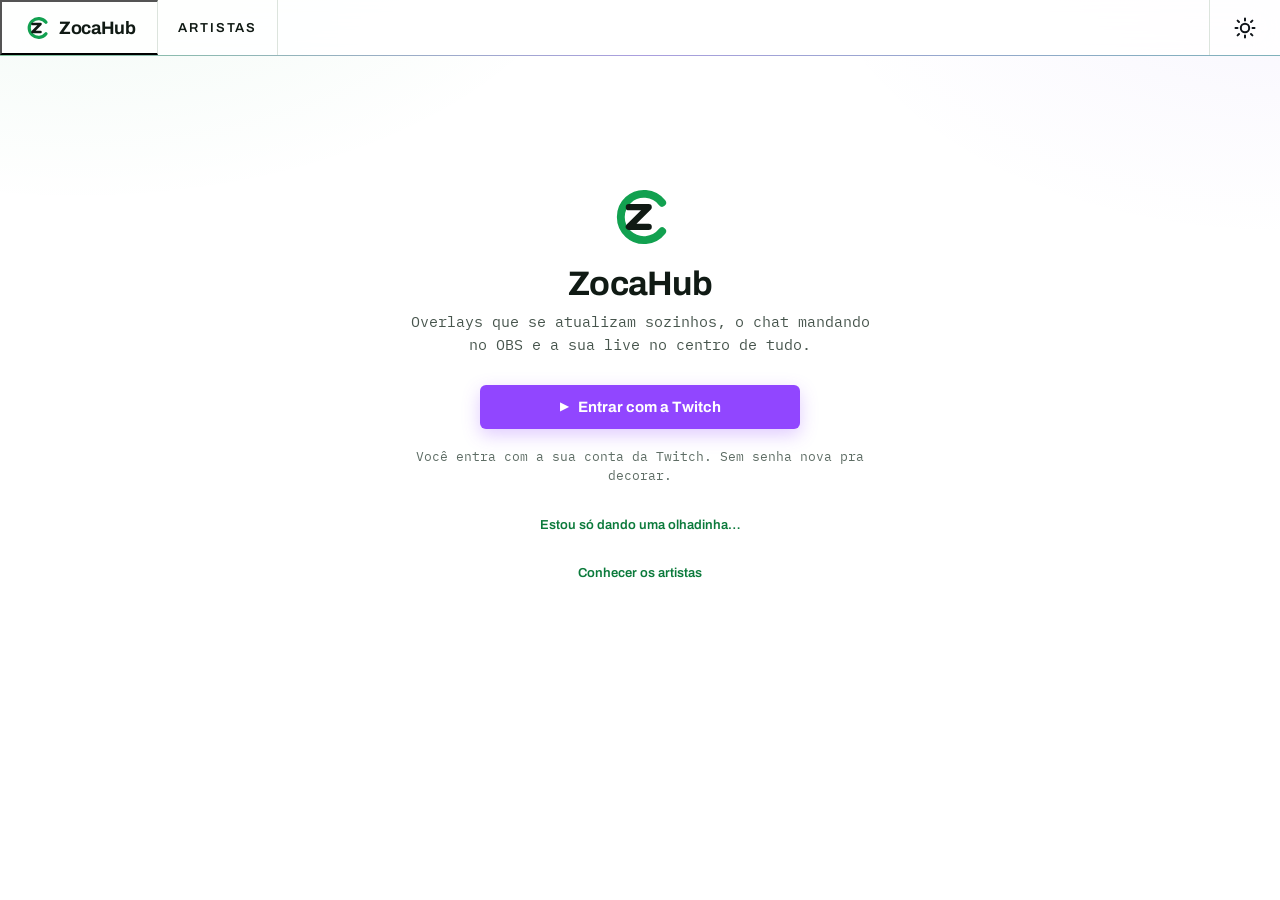
<file: docs/subathon.html>
<!doctype html>
<html lang="pt-BR">
<head>
<meta charset="utf-8">
<meta name="referrer" content="no-referrer">
<meta name="viewport" content="width=device-width, initial-scale=1">
<meta name="robots" content="noindex, nofollow">
<title>Subathon — ZocaHub</title>

<!--
  ESTA PÁGINA VIROU UM DESVIO.

  Ela era a versão de antes do site ser uma página só. O que ela mostrava
  hoje mora em /subathon, junto do resto — e lá tem mais.

  NÃO FOI APAGADA de propósito: o endereço pode estar nos favoritos de
  alguém ou num link já mandado. Apagar quebraria esses; desviar leva a
  pessoa pro lugar certo sem ela precisar saber que algo mudou.

  E o pior caso não era o link quebrado, era o contrário: a página velha
  FUNCIONAVA. Quem a tivesse salva continuaria vendo uma tela que nunca mais
  receberia nada do que fosse construído — sem parecer quebrada, e sem
  nenhum jeito de desconfiar.
-->

<style>
  html, body { height: 100%; margin: 0; }
  body {
    background: #0E1411; color: #93A69B;
    font: 14px/1.6 system-ui, "Segoe UI", Arial, sans-serif;
    display: flex; align-items: center; justify-content: center;
    text-align: center; padding: 24px;
  }
  a { color: #3DD47F; }
</style>
</head>
<body>

<p>Isto agora fica no painel.<br><a id="ir" href="./#/subathon">Continuar</a></p>

<script>
(function () {
  'use strict';

  /* A CHAVE VIAJA JUNTO.

     Ela chega no # de duas formas, porque dois lugares diferentes montavam
     o link: "#chave=XYZ" (as páginas antigas entre si) e "#XYZ" (o
     entrar.php). As duas são aceitas.

     Guardar aqui funciona porque é o mesmo domínio e a mesma gaveta que o
     painel lê — 'zc:chave'. Sem isto, quem chegasse por um favorito com a
     chave no link cairia no painel deslogado. */
  try {
    var cru = decodeURIComponent((location.hash || '').replace(/^#/, '')).trim();
    var k = cru.indexOf('chave=') === 0 ? cru.slice(6) : cru;
    if (k && k[0] !== '/') {
      try { localStorage.setItem('zc:chave', k); } catch (e) {}
      try { sessionStorage.setItem('zc:chave', k); } catch (e) {}
    }
  } catch (e) {}

  /* replace, e não href: senão o botão de voltar traz pra cá de novo e a
     pessoa fica presa num pingue-pongue. */
  try { location.replace('./#/subathon'); } catch (e) { location.href = './#/subathon'; }
})();
</script>
</body>
</html>
</file>
<file: docs/chat.css>
/* chat.css — o chat na tela. A tipografia, a cor, o contorno, a sombra e
   o brilho vêm das variáveis do clock.css: o overlay carrega os dois, e a
   raiz leva as classes .ch e .rl juntas. Assim existe UM sistema de
   aparência, e não dois que divergem com o tempo. */

.ch {
  display: flex;
  width: 100%;
  height: 100%;
  padding: var(--rl-my) var(--rl-mx);
  box-sizing: border-box;
  justify-content: var(--rl-justify);
  align-items: var(--rl-valign);
  overflow: hidden;
  user-select: none;
  -webkit-user-select: none;
  pointer-events: none;
}

/* O palco é quem leva a perspectiva. Se ela fosse por mensagem, cada uma
   teria o próprio ponto de fuga e o conjunto não pareceria um plano só. */
.ch__palco {
  width: var(--ch-larg);
  max-width: 100%;
  /* âncora da alça de tamanho, que é absoluta */
  position: relative;
}

.ch__pista {
  display: flex;
  flex-direction: column;
  gap: var(--ch-gap);
  /* As novas entram embaixo: é a ordem que o olho já espera de um chat. */
  justify-content: flex-end;
}
.ch--cima .ch__pista { justify-content: flex-start; }

.ch__msg {
  font-family: var(--rl-font);
  font-size: var(--rl-size);
  font-weight: var(--rl-weight);
  font-style: var(--rl-style);
  letter-spacing: var(--rl-track);
  color: var(--rl-color);
  line-height: 1.25;
  /* Palavra gigante sem espaço não pode esticar a caixa e empurrar tudo. */
  overflow-wrap: anywhere;
  filter: var(--rl-filter);
  -webkit-text-stroke: var(--rl-sw) var(--rl-sc);
  paint-order: stroke fill;
}

.ch--bolha .ch__msg {
  background: var(--cb-fundo);
  border-radius: var(--cb-quinas);
  padding: var(--ch-bpad) calc(var(--ch-bpad) * 1.5);
  /* A bolha acompanha o texto em vez de esticar até a borda: uma mensagem
     de duas palavras numa faixa larga fica ridícula. */
  width: fit-content;
  max-width: 100%;
}
.ch.is-dir-right .ch--bolha .ch__msg { margin-left: auto; }

.ch__nick {
  display: block;
  font-size: calc(var(--rl-size) * var(--ch-nick));
  font-weight: 800;
  letter-spacing: .02em;
}
.ch--nick-linha .ch__nick { display: inline; }
.ch--nick-linha .ch__nick i { font-style: normal; opacity: .55; padding: 0 .35em; }
.ch--nick-abaixo .ch__msg { display: flex; flex-direction: column-reverse; }
.ch--sem-nick .ch__nick { display: none; }

.ch__emote {
  display: inline-block;
  height: 1.35em;
  vertical-align: -.32em;
  margin: 0 .06em;
}

/* Entrada e saída. Curtas de propósito: numa live movimentada, animação
   longa faz a lista inteira parecer que está tremendo. */
.ch__entra { animation: ch-entra .28s cubic-bezier(.22, 1, .36, 1); }
.ch__sai {
  animation: ch-sai .35s ease forwards;
  pointer-events: none;
}

@keyframes ch-entra {
  from { opacity: 0; transform: translateY(10px) scale(.98); }
  to   { opacity: 1; transform: none; }
}
@keyframes ch-sai {
  to { opacity: 0; transform: translateX(-14px); }
}

@media (prefers-reduced-motion: reduce) {
  .ch__entra { animation: none; }
  .ch__sai { animation: ch-sai .01s linear forwards; }
}

/* MODO EDIÇÃO — igual ao dos outros overlays: o tracejado é a única forma
   de saber onde a caixa começa quando o fundo é transparente. Só existe
   dentro do editor; a fonte no OBS nunca recebe esta classe. */
.ch.is-editando { pointer-events: auto; }
.ch.is-editando .ch__palco {
  outline: 1px dashed rgba(255, 255, 255, .35);
  outline-offset: 4px;
  cursor: move;
}
.ch.is-editando .ch__palco:hover { outline-color: #45B8BF; }
.ch.is-editando .ch__palco.pegando { outline: 1px solid #45B8BF; }

/* AS CAIXAS: O nome e a mensagem têm cada um a sua. */
.ch__nick > b { font-weight: inherit; display: inline-block; }

.ch--nkcase .ch__nick {
  display: inline-block;
  background: var(--nk-fundo);
  padding: var(--nk-pad) calc(var(--nk-pad) * 2);
  border-radius: var(--nk-quinas);
  position: relative;
}

/* TRANSFORM SÓ QUANDO PRECISA: Antes o skew e o translate eram aplicados
   sempre, mesmo valendo zero. */
.ch--nk-torto .ch__nick { transform: skewX(var(--nk-incl)); }
/* O texto desanda junto com a caixa: desandar de volta é o que mantém a
   leitura reta dentro de uma fita torta. */
.ch--nk-torto .ch__nick > b { transform: skewX(calc(var(--nk-incl) * -1)); }

.ch--cb-torto .ch__msg { transform: skewX(var(--cb-incl)); }
.ch--cb-torto .ch__msg > * { transform: skewX(calc(var(--cb-incl) * -1)); }

.ch--bolha .ch__msg { position: relative; }

/* pílula: o raio grande vira cápsula em qualquer altura */
.ch--nk-pilula .ch__nick { border-radius: 999px; }
.ch--cb-pilula .ch__msg  { border-radius: 999px; }

/* chanfro: dois cantos cortados na diagonal, o corte de crachá */
.ch--nk-chanfro .ch__nick {
  border-radius: 0;
  clip-path: polygon(10px 0, 100% 0, 100% calc(100% - 10px), calc(100% - 10px) 100%, 0 100%, 0 10px);
}
.ch--cb-chanfro .ch__msg {
  border-radius: 0;
  clip-path: polygon(10px 0, 100% 0, 100% calc(100% - 10px), calc(100% - 10px) 100%, 0 100%, 0 10px);
}

/* fita: as pontas cortadas em diagonal, como faixa de prêmio */
.ch--nk-fita .ch__nick {
  border-radius: 0;
  clip-path: polygon(9px 0, 100% 0, calc(100% - 9px) 100%, 0 100%);
  padding-left: calc(var(--nk-pad) * 2.6);
  padding-right: calc(var(--nk-pad) * 2.6);
}
.ch--cb-fita .ch__msg {
  border-radius: 0;
  clip-path: polygon(9px 0, 100% 0, calc(100% - 9px) 100%, 0 100%);
}

/* seta: a ponta à direita, apontando pra mensagem */
.ch--nk-seta .ch__nick {
  border-radius: 0;
  clip-path: polygon(0 0, calc(100% - 12px) 0, 100% 50%, calc(100% - 12px) 100%, 0 100%);
  padding-right: calc(var(--nk-pad) * 3.4);
}
.ch--cb-seta .ch__msg {
  border-radius: 0;
  clip-path: polygon(0 0, calc(100% - 12px) 0, 100% 50%, calc(100% - 12px) 100%, 0 100%);
  padding-right: calc(var(--cb-pad) * 3.4);
}

/* O clip-path corta a borda junto: com forma, a borda vira um contorno
   desenhado por sombra, que o corte não come. */
.ch--nk-chanfro .ch__nick, .ch--nk-fita .ch__nick, .ch--nk-seta .ch__nick,
.ch--cb-chanfro .ch__msg, .ch--cb-fita .ch__msg, .ch--cb-seta .ch__msg { border: 0; }

/* O ESPAÇO ENTRE AS PEÇAS É ESTRUTURA, NÃO MARGEM: Na mesma linha, o nome
   e o texto passam a ser duas colunas com um vão de verdade entre elas. */
.ch--nkcase.ch--nick-linha .ch__msg {
  display: flex;
  align-items: baseline;
  flex-wrap: wrap;
  gap: 0 var(--nk-gap);
}
.ch--nkcase.ch--nick-linha .ch__nick { flex: none; }
.ch--nkcase:not(.ch--nick-linha) .ch__nick { margin-bottom: calc(var(--nk-gap) / 2); }

/* O NOME TEM LUGAR PRÓPRIO: Alinhamento e um empurrãozinho de posição,
   separados dos da mensagem: é o que deixa montar "nome recuado à
   direita, texto embaixo" sem que um mexa no outro. */
.ch--nkcase:not(.ch--nick-linha) .ch__msg { display: flex; flex-direction: column; align-items: var(--nk-alin); }
.ch--nkcase.ch--nick-abaixo .ch__msg { flex-direction: column-reverse; }
.ch--nk-movido .ch__nick { translate: var(--nk-dx) var(--nk-dy); }

/* TRAÇADO: Uma borda comum é cortada junto pelo clip-path: numa seta ou
   numa fita ela some justo nas diagonais, que é onde ela mais importa. */
.ch--nk-tracado .ch__nick {
  filter:
    drop-shadow( var(--nk-borda) 0 0 var(--nk-bcor))
    drop-shadow(calc(-1 * var(--nk-borda)) 0 0 var(--nk-bcor))
    drop-shadow(0  var(--nk-borda) 0 var(--nk-bcor))
    drop-shadow(0 calc(-1 * var(--nk-borda)) 0 var(--nk-bcor));
}
.ch--cb-tracado .ch__msg {
  filter:
    drop-shadow( var(--cb-borda) 0 0 var(--cb-bcor))
    drop-shadow(calc(-1 * var(--cb-borda)) 0 0 var(--cb-bcor))
    drop-shadow(0  var(--cb-borda) 0 var(--cb-bcor))
    drop-shadow(0 calc(-1 * var(--cb-borda)) 0 var(--cb-bcor));
}
</file>
<file: docs/clock.css>
/* RELÓGIO DO ZOCA — aparência do relógio Todo valor ajustável é uma
   variável CSS que o clock.js escreve. Isso vale tanto pro overlay do OBS
   quanto pro preview do personalizador — os dois usam ESTE arquivo, então
   o que você vê é o que vai no ar. */

.rl {
  /* padrões de segurança: se o JS não rodar, ainda dá pra ver alguma coisa */
  --rl-font: system-ui, sans-serif;
  --rl-size: 96px;
  --rl-weight: 700;
  --rl-style: normal;
  --rl-track: 0px;
  --rl-caps: none;
  --rl-numeric: tabular-nums;
  --rl-color: #fff;
  --rl-c2: #8fd07a;
  --rl-gangle: 180deg;
  --rl-sw: 0px;
  --rl-sc: #000;
  --rl-filter: none;
  --rl-bg: transparent;
  --rl-bgr: 14px;
  --rl-bgp: 18px 25px;
  --rl-bd: 0px;
  --rl-bdc: transparent;
  --rl-blur: none;
  --rl-dsize: 26px;
  --rl-dfont: var(--rl-font);
  --rl-dcolor: rgba(255, 255, 255, .85);
  --rl-dweight: 500;
  --rl-dtrack: 2px;
  --rl-dcaps: none;
  --rl-dgap: 6px;
  --rl-dorder: 1;
  --rl-justify: center;
  --rl-valign: center;
  --rl-items: center;
  --rl-text-align: center;
  --rl-mx: 0px;
  --rl-my: 0px;

  position: absolute;
  inset: 0;
  display: flex;
  justify-content: var(--rl-justify);
  align-items: var(--rl-valign);
  padding: var(--rl-my) var(--rl-mx);
  box-sizing: border-box;
  overflow: hidden;
  /* nada de seleção/cursor: isso vive dentro do OBS */
  user-select: none;
  -webkit-user-select: none;
  pointer-events: none;
}

.rl__box {
  display: flex;
  flex-direction: column;
  align-items: var(--rl-items);
  gap: var(--rl-dgap);
  padding: 0;
  border-radius: var(--rl-bgr);
  line-height: 1.05;
}

.rl.has-bg .rl__box {
  padding: var(--rl-bgp);
  background: var(--rl-bg);
  border: var(--rl-bd) solid var(--rl-bdc);
  backdrop-filter: var(--rl-blur);
  -webkit-backdrop-filter: var(--rl-blur);
}

/* As duas camadas empilhadas (traçado atrás, preenchimento na frente). */
.rl__time,
.rl__date {
  display: grid;
  filter: var(--rl-filter);
  text-align: var(--rl-text-align);
}

.rl__layer {
  grid-area: 1 / 1;
  white-space: nowrap;
  /* o espaçamento entre letras sobra depois do último caractere e
     desalinha a centralização: desconto ele aqui */
  margin-inline-end: calc(var(--rl-track) * -1);
}

/* ------------------------------ hora ------------------------------ */

.rl__time .rl__layer {
  font-family: var(--rl-font);
  font-size: var(--rl-size);
  font-weight: var(--rl-weight);
  font-style: var(--rl-style);
  letter-spacing: var(--rl-track);
  text-transform: var(--rl-caps);
  font-variant-numeric: var(--rl-numeric);
  font-feature-settings: "tnum" 1;
}

.rl__time .rl__layer--fill { color: var(--rl-color); }

.rl.is-grad .rl__time .rl__layer--fill {
  background-image: linear-gradient(var(--rl-gangle), var(--rl-color), var(--rl-c2));
  -webkit-background-clip: text;
  background-clip: text;
  color: transparent;
}

.rl__time .rl__layer--stroke {
  -webkit-text-stroke: var(--rl-sw) var(--rl-sc);
  color: transparent;
}

/* "sem preenchimento" = só o contorno. Precisa vir depois do gradiente. */
.rl.is-nofill .rl__time .rl__layer--fill,
.rl.is-nofill .rl__date .rl__layer--fill {
  color: transparent;
  background-image: none;
}

/* ------------------------------ data ------------------------------ */

.rl__date {
  order: var(--rl-dorder);
}

.rl.is-date-off .rl__date { display: none; }

.rl__date .rl__layer {
  font-family: var(--rl-dfont);
  font-size: var(--rl-dsize);
  font-weight: var(--rl-dweight);
  font-style: var(--rl-style);
  letter-spacing: var(--rl-dtrack);
  text-transform: var(--rl-dcaps);
  margin-inline-end: calc(var(--rl-dtrack) * -1);
}

.rl__date .rl__layer--fill { color: var(--rl-dcolor); }

/* traçado da data proporcional ao da hora, pra não engrossar demais */
.rl__date .rl__layer--stroke {
  -webkit-text-stroke: calc(var(--rl-sw) * .6) var(--rl-sc);
  color: transparent;
}

/* --------------------------- separador --------------------------- */

.rl__sep { display: inline-block; }
.rl__ap {
  font-size: .42em;
  letter-spacing: .08em;
  margin-inline-start: .28em;
  vertical-align: baseline;
}

.rl.is-blink .rl__sep {
  animation: rl-blink 1s steps(1, end) infinite;
}

@keyframes rl-blink {
  0%, 49.9% { opacity: 1; }
  50%, 100% { opacity: 0; }
}

@media (prefers-reduced-motion: reduce) {
  .rl.is-blink .rl__sep { animation: none; }
}

/* ---- barra da meta ---- */
.rl__barra {
  display: none;
  width: var(--rl-barra-larg, 100%);
  overflow: hidden;
  position: relative;
}

/* A barra acompanhando o conteudo: a caixa encolhe ate o que tem dentro, e
   a barra em 100% passa a valer a largura do numero em vez da tela inteira. */
.rl--barra-segue .rl__box { width: fit-content; }
.rl__barra > i {
  display: block;
  height: 100%;
  width: 0;
  transition: width .5s cubic-bezier(.2,.8,.2,1);
}
@media (prefers-reduced-motion: reduce) { .rl__barra > i { transition: none; } }

/* SUBATHON — o que acontece quando entra tempo Um número que só anda pra
   trás não conta história nenhuma. */

.rl__box { position: relative; }

/* Âncora de tamanho zero no topo da caixa: os "+X" nascem daqui e sobem. */
.rl__pops {
  position: absolute;
  left: 50%;
  top: 0;
  width: 0;
  height: 0;
  pointer-events: none;
  z-index: 2;
}

.rl__pop {
  position: absolute;
  left: 0;
  bottom: 0;
  white-space: nowrap;
  font-family: var(--rl-font);
  font-size: var(--rl-spops);
  font-weight: 800;
  letter-spacing: var(--rl-track);
  font-variant-numeric: var(--rl-numeric);
  color: var(--rl-spopc);
  /* herda a sombra/brilho do relógio: o "+X" pertence à mesma peça */
  filter: var(--rl-filter);
  opacity: 0;
  animation: rl-pop 2.4s cubic-bezier(.22, 1, .36, 1) forwards;
  will-change: transform, opacity;
}

/* Ainda é o "pulou" do 1-UP, mas sem o estalo: o estouro agora é de 12%
   em vez de 28%, a entrada não parte de quase nada, e a subida ficou mais
   longa. O olho lê o número inteiro antes de ele começar a sumir. */
@keyframes rl-pop {
  0%   { opacity: 0; transform: translate(-50%,  6px)  scale(.78); }
  10%  { opacity: 1; transform: translate(-50%, -2px)  scale(1.12); }
  22%  { opacity: 1; transform: translate(-50%, -11px) scale(.99); }
  32%  { opacity: 1; transform: translate(-50%, -17px) scale(1); }
  74%  { opacity: 1; }
  100% { opacity: 0; transform: translate(-50%, calc(-1 * var(--rl-spopd))) scale(.99); }
}

/* O relógio leva um baque quando o tempo entra. Fica no .rl__time (transform)
   e a urgência fica na camada de preenchimento (opacity): elementos
   diferentes, senão uma animação cancelaria a outra. */
.rl__time.rl--baque { animation: rl-baque .6s cubic-bezier(.22, 1, .36, 1); }

@keyframes rl-baque {
  0%   { transform: scale(1); }
  22%  { transform: scale(1.045); }
  52%  { transform: scale(.995); }
  100% { transform: scale(1); }
}

/* Reta final: o tempo muda de cor e pulsa. É o que faz a plateia perceber
   sozinha que a live está por um fio — sem ninguém precisar avisar. */
.rl--urgente .rl__time .rl__layer--fill { color: var(--rl-surgc); }

/* O degradê venceria a cor de urgência (ele pinta com background-clip).
   Desligo ele enquanto durar a urgência. */
.rl.is-grad.rl--urgente .rl__time .rl__layer--fill {
  background-image: none;
  color: var(--rl-surgc);
}

.rl--urgente .rl__time .rl__layer--fill {
  animation: rl-urgente 1s ease-in-out infinite;
}

@keyframes rl-urgente {
  0%, 100% { opacity: 1; }
  50%      { opacity: .5; }
}

/* Quem pediu menos movimento continua vendo o "+X" e a cor da urgência —
   só não leva os pulos. A informação fica; o balanço sai. */
@media (prefers-reduced-motion: reduce) {
  .rl__pop { animation-duration: 1.9s; animation-timing-function: linear; }
  .rl__time.rl--baque { animation: none; }
  .rl--urgente .rl__time .rl__layer--fill { animation: none; }
}

/* O brilho também vira vermelho na reta final: número vermelho com halo
   verde em volta fica pior do que halo nenhum. */
.rl--urgente .rl__time { filter: var(--rl-urgfilter); }

/* LEGENDA — "o que dá quanto" Quem chega no meio da live não faz ideia de
   que uma sub vale 5 minutos, e quem não sabe disso não tem motivo pra
   assinar. */
.rl__leg {
  display: none;
  order: 2;
  font-family: var(--rl-font);
  font-size: var(--rl-legsize);
  font-weight: 600;
  color: var(--rl-legcolor);
  letter-spacing: .06em;
  text-transform: var(--rl-legcaps);
  white-space: nowrap;
  filter: var(--rl-filter);
  /* desconta o gap da caixa pra "Distância" valer exatamente o que diz */
  margin-top: calc(var(--rl-leggap) - var(--rl-dgap));
}

/* ONDE CADA PECA FICA: O editor deixa arrastar cada parte do overlay. */
.rl__time  { transform: translate(var(--rl-nx, 0), var(--rl-ny, 0)); }
.rl__date  { transform: translate(var(--rl-tx, 0), var(--rl-ty, 0)); }
.rl__barra { transform: translate(var(--rl-bx, 0), var(--rl-by, 0)); }

/* O baque do subathon tambem e um transform e ia cancelar o deslocamento:
   por isso ele mora numa camada de dentro, e nao no .rl__time. */
.rl__time.rl--baque { animation: none; }
.rl__time.rl--baque .rl__layer { animation: rl-baque .6s cubic-bezier(.22, 1, .36, 1); }

/* NUMERO DENTRO DA BARRA: Numa meta, "347 / 500" em cima e a barra
   embaixo ocupa quase o dobro da altura. */
.rl.is-dentro .rl__box { display: grid; grid-template-columns: 1fr; }
.rl.is-dentro .rl__time,
.rl.is-dentro .rl__barra { grid-area: 1 / 1; align-self: center; }
.rl.is-dentro .rl__barra { margin: 0; width: 100%; }
/* Fora do editor o numero nao intercepta clique (ele esta POR CIMA da
   barra). Dentro do editor precisa interceptar, senao seria a unica peca
   que nao daria pra arrastar. */
.rl.is-dentro:not(.is-editando) .rl__time { pointer-events: none; }
.rl.is-dentro .rl__time { z-index: 1; }
.rl.is-dentro .rl__date { grid-area: 2 / 1; }
.rl.is-dentro .rl__leg  { grid-area: 3 / 1; }

/* MODO EDICAO: So existe dentro do editor: a fonte no OBS nunca recebe
   esta classe. */
.rl.is-editando .rl__time,
.rl.is-editando .rl__date,
.rl.is-editando .rl__barra {
  cursor: move;
  outline: 1px dashed rgba(255, 255, 255, .35);
  outline-offset: 3px;
}
.rl.is-editando .rl__time:hover,
.rl.is-editando .rl__date:hover,
.rl.is-editando .rl__barra:hover { outline-color: #45B8BF; }
.rl.is-editando .rl__time.pegando,
.rl.is-editando .rl__date.pegando,
.rl.is-editando .rl__barra.pegando { outline: 1px solid #45B8BF; }
.rl.is-editando .rl__date[contenteditable="true"],
.rl.is-editando .rl__leg[contenteditable="true"] { cursor: text; outline-color: #45B8BF; }

/* O .rl inteiro tem pointer-events:none, porque no OBS ele nao pode
   interceptar clique nenhum. */
.rl.is-editando { pointer-events: auto; }
.rl.is-editando .rl__time,
.rl.is-editando .rl__date,
.rl.is-editando .rl__barra { pointer-events: auto; }

/* ALÇA DE TAMANHO: Só no editor. */
.rl__alca {
  position: absolute;
  width: 16px;
  height: 16px;
  right: -8px;
  bottom: -8px;
  border-radius: 3px;
  background: #45B8BF;
  border: 2px solid #0F171C;
  cursor: nwse-resize;
  display: none;
  z-index: 5;
}
.rl.is-editando .rl__alca,
.ch.is-editando .rl__alca { display: block; }
</file>
<file: docs/musica.css>
/* musica.css — o que está tocando. A tipografia e as cores vêm das
   variáveis do clock.css, iguais às dos outros overlays. Aqui mora só o
   que é próprio da música. */

.mu {
  display: flex;
  width: 100%;
  height: 100%;
  padding: var(--rl-my) var(--rl-mx);
  box-sizing: border-box;
  justify-content: var(--rl-justify);
  align-items: var(--rl-valign);
  overflow: hidden;
  user-select: none;
  -webkit-user-select: none;
  pointer-events: none;
}

/* Sem nada tocando o overlay some. Um overlay preso na última música mente,
   e mentir na tela é pior do que não estar lá. */
.mu--vazio .mu__caixa { opacity: 0; }

.mu__caixa {
  position: relative;
  display: flex;
  align-items: center;
  flex: none;
}

/* A CAPA: Fica POR CIMA e à esquerda, saindo um pouco pra fora da faixa. */
.mu__capa {
  position: relative;
  z-index: 2;
  width: var(--mu-capa);
  height: var(--mu-capa);
  flex: none;
  object-fit: cover;
  border-radius: var(--mu-capa-raio);
  background: rgba(255, 255, 255, .06);
  box-shadow: 0 6px 20px rgba(0, 0, 0, .45);
}
.mu--sem-capa .mu__capa { display: none; }

/* A FAIXA: Entra por baixo da capa e estica pra direita. */
.mu__faixa {
  position: relative;
  z-index: 1;
  width: var(--mu-larg);
  min-height: var(--mu-faixa);
  margin-left: calc(var(--mu-capa) * -0.42);
  padding: var(--mu-fpad) calc(var(--mu-gap) * 1.4) var(--mu-fpad)
           calc(var(--mu-capa) * 0.42 + var(--mu-gap));
  display: flex;
  flex-direction: column;
  justify-content: center;
  border-radius: var(--mu-raio);
  background: var(--mu-fundo);
  overflow: hidden;
  box-sizing: border-box;
}
.mu--sem-capa .mu__faixa {
  margin-left: 0;
  padding-left: calc(var(--mu-gap) * 1.4);
}

.mu--capa-direita .mu__caixa { flex-direction: row-reverse; }
.mu--capa-direita .mu__faixa {
  margin-left: 0;
  margin-right: calc(var(--mu-capa) * -0.42);
  padding-left: calc(var(--mu-gap) * 1.4);
  padding-right: calc(var(--mu-capa) * 0.42 + var(--mu-gap));
  text-align: right;
}

/* O FUNDO SAI DA CAPA: A mesma imagem, ampliada e borrada, pintando a
   faixa por trás. */
.mu__brilho { display: none; }

.mu--fundo-capa .mu__brilho {
  display: block;
  position: absolute;
  inset: 0;
  width: 100%;
  height: 100%;
  object-fit: cover;
  transform: scale(2.2);
  filter: blur(var(--mu-borrar)) saturate(var(--mu-satura));
  z-index: 0;
}

/* Um véu por cima do borrão, e não brightness na imagem: com brightness, a
   capa clara continua clara demais pro texto branco e a escura vira preta.
   O véu tira contraste de qualquer capa do mesmo jeito. */
.mu--fundo-capa .mu__faixa::after {
  content: "";
  position: absolute;
  inset: 0;
  z-index: 0;
  background: rgba(8, 10, 12, var(--mu-veu));
}
.mu--fundo-capa .mu__texto,
.mu--fundo-capa .mu__prog { position: relative; z-index: 1; }

/* ---------------------------------------------------------------------
   O TEXTO
   --------------------------------------------------------------------- */
.mu__texto { min-width: 0; }

.mu__nome, .mu__artista {
  font-family: var(--rl-font);
  letter-spacing: var(--rl-track);
  white-space: nowrap;
  overflow: hidden;
  filter: var(--rl-filter);
}
.mu__nome {
  font-size: var(--rl-size);
  font-weight: var(--rl-weight);
  color: var(--rl-color);
  -webkit-text-stroke: var(--rl-sw) var(--rl-sc);
  paint-order: stroke fill;
  line-height: 1.15;
}
.mu__artista {
  font-size: calc(var(--rl-size) * var(--mu-artsize));
  color: var(--mu-artcor);
  margin-top: .12em;
  line-height: 1.2;
}

/* Texto que não cabe passa devagar de um lado pro outro. */
.mu__nome > i, .mu__artista > i {
  display: inline-block;
  font-style: normal;          /* é <i> por ser curto, não por ser itálico */
  white-space: nowrap;
  will-change: transform;
}
.mu--longo { text-overflow: clip; }
.mu--rola .mu--longo > i {
  animation: mu-rola 14s ease-in-out infinite alternate;
}
/* Anda exatamente o que sobra (medido em JS), com uma pausa em cada ponta
   pra dar tempo de ler o começo e o fim. */
@keyframes mu-rola {
  0%, 18%   { transform: translateX(0); }
  82%, 100% { transform: translateX(var(--mu-corre, -40px)); }
}

.mu__prog {
  height: var(--mu-balt);
  margin-top: 9px;
  border-radius: 999px;
  background: rgba(255, 255, 255, .22);
  overflow: hidden;
}
.mu--sem-barra .mu__prog { display: none; }
.mu__prog > i {
  display: block;
  height: 100%;
  width: 0;
  background: var(--mu-bcor);
  border-radius: inherit;
  /* Curta: a barra é atualizada quatro vezes por segundo, e uma transição
     longa faria ela sempre correr atrás do próprio valor. */
  transition: width .25s linear;
}

/* A ENTRADA EM QUATRO TEMPOS: Nada → a capa cresce → a faixa estica pra
   direita → o nome aparece. */
/* A LINHA DO TEMPO, EM TRÊS TEMPOS QUE NÃO SE PISAM: Antes a faixa
   começava em 0,34 e a capa só terminava em 0,42: as duas cresciam juntas
   por um pedaço, e o olho lê isso como "tudo ao mesmo tempo" em vez de
   "primeiro uma, depois a outra". */
.mu--revelar .mu__capa {
  animation: mu-capa-entra calc(var(--mu-abrir) * .34) cubic-bezier(.34, 1.56, .64, 1) both;
}
@keyframes mu-capa-entra {
  from { opacity: 0; transform: scale(.3); }
  to   { opacity: 1; transform: scale(1); }
}

.mu--revelar .mu__faixa {
  animation: mu-faixa-entra calc(var(--mu-abrir) * .38) cubic-bezier(.22, 1, .36, 1)
             calc(var(--mu-abrir) * .34) both;
}
/* REVELAR COM CORTE, E NÃO COM LARGURA: Animar a largura parecia o
   caminho óbvio e não funciona: a faixa tem padding dos dois lados e
   box-sizing de borda, então ela NÃO encolhe abaixo do próprio padding —
   medido, ela parava em 99px com "width: 0". */
@keyframes mu-faixa-entra {
  from { clip-path: inset(0 100% 0 0 round var(--mu-raio)); }
  to   { clip-path: inset(0 0 0 0 round var(--mu-raio)); }
}

/* Capa à direita: a faixa sai pro outro lado, então o corte também. */
.mu--capa-direita.mu--revelar .mu__faixa { animation-name: mu-faixa-entra-esq; }
@keyframes mu-faixa-entra-esq {
  from { clip-path: inset(0 0 0 100% round var(--mu-raio)); }
  to   { clip-path: inset(0 0 0 0 round var(--mu-raio)); }
}

.mu--revelar .mu__texto,
.mu--revelar .mu__prog {
  animation: mu-texto-entra calc(var(--mu-abrir) * .28) ease calc(var(--mu-abrir) * .72) both;
}
@keyframes mu-texto-entra {
  from { opacity: 0; transform: translateX(-12px); }
  to   { opacity: 1; transform: none; }
}

/* Saída: o texto some, a faixa recolhe, e só então a capa vai embora. */
.mu--fechando .mu__texto,
.mu--fechando .mu__prog {
  animation: mu-texto-sai calc(var(--mu-fechar) * .2) ease both;
}
@keyframes mu-texto-sai {
  to { opacity: 0; transform: translateX(-12px); }
}

.mu--fechando .mu__faixa {
  animation: mu-faixa-sai calc(var(--mu-fechar) * .55) cubic-bezier(.5, 0, .75, 0)
             calc(var(--mu-fechar) * .18) both;
}
@keyframes mu-faixa-sai {
  from { clip-path: inset(0 0 0 0 round var(--mu-raio)); }
  to   { clip-path: inset(0 100% 0 0 round var(--mu-raio)); }
}
.mu--capa-direita.mu--fechando .mu__faixa { animation-name: mu-faixa-sai-esq; }
@keyframes mu-faixa-sai-esq {
  from { clip-path: inset(0 0 0 0 round var(--mu-raio)); }
  to   { clip-path: inset(0 0 0 100% round var(--mu-raio)); }
}

.mu--fechando .mu__capa {
  animation: mu-capa-sai calc(var(--mu-fechar) * .3) cubic-bezier(.5, 0, .75, 0)
             calc(var(--mu-fechar) * .7) both;
}
@keyframes mu-capa-sai {
  to { opacity: 0; transform: scale(.3); }
}

/* "Surge" é a entrada simples, pra quem acha a de quatro tempos demais. */
.mu--surge .mu__caixa {
  animation: mu-surge calc(var(--mu-abrir) * .5) cubic-bezier(.22, 1, .36, 1) both;
}
@keyframes mu-surge {
  from { opacity: 0; transform: translateX(-20px); }
  to   { opacity: 1; transform: none; }
}
.mu--surge.mu--fechando .mu__caixa {
  animation: mu-surge-sai calc(var(--mu-fechar) * .5) ease both;
}
@keyframes mu-surge-sai {
  to { opacity: 0; transform: translateX(-20px); }
}

@media (prefers-reduced-motion: reduce) {
  .mu--revelar .mu__capa, .mu--revelar .mu__faixa, .mu--revelar .mu__texto,
  .mu--revelar .mu__prog, .mu--fechando .mu__capa, .mu--fechando .mu__faixa,
  .mu--fechando .mu__texto, .mu--fechando .mu__prog,
  .mu--surge .mu__caixa, .mu--rola .mu--longo > i { animation: none; }
}

/* Modo edição, igual ao dos outros: só existe dentro do editor. */
.mu.is-editando { pointer-events: auto; }
.mu.is-editando .mu__caixa {
  outline: 1px dashed rgba(255, 255, 255, .35);
  outline-offset: 6px;
  cursor: move;
}
.mu.is-editando .mu__caixa:hover { outline-color: #45B8BF; }
.mu.is-editando .mu__caixa.pegando { outline: 1px solid #45B8BF; }
</file>
<file: docs/alerta.css>
/* alerta.css — sub, follow, bits e doação aparecendo na tela. A
   tipografia e as cores vêm das variáveis do clock.css, iguais às dos
   outros overlays: um alerta que não combina com o resto da tela não
   parece do canal, parece um aviso de outro site. Aqui mora só o
   movimento. */

.al {
  display: flex;
  width: 100%;
  height: 100%;
  padding: var(--rl-my) var(--rl-mx);
  box-sizing: border-box;
  justify-content: var(--rl-justify);
  align-items: var(--rl-valign);
  overflow: hidden;
  user-select: none;
  -webkit-user-select: none;
  pointer-events: none;
}

/* Sem nada na fila, some. Um alerta parado na tela deixa de ser alerta e
   vira legenda — e legenda de um sub que aconteceu meia hora atrás mente. */
.al--vazio .al__caixa { opacity: 0; }

.al__caixa {
  max-width: 100%;
  text-align: var(--rl-align);
}

.al__linha {
  font-family: var(--rl-font);
  font-size: var(--rl-size);
  font-weight: var(--rl-weight);
  font-style: var(--rl-style);
  letter-spacing: var(--rl-track);
  color: var(--rl-color);
  line-height: 1.2;
  -webkit-text-stroke: var(--rl-sw) var(--rl-sc);
  paint-order: stroke fill;
  filter: var(--rl-filter);
  /* Quebra em vez de vazar: "fulaninha_de_tal_2003 presenteou 20 subs" não
     cabe em uma linha e cortar o nome de quem pagou é o pior corte possível. */
  word-break: break-word;
}

/* O nome ganha cor própria: é o que o olho procura primeiro. */
.al__quem { color: var(--al-nome); font-weight: 800; }

/* AS ENTRADAS: Quatro formas, e todas terminam paradas. */
.al--entrando .al__caixa { animation: al-entra 520ms cubic-bezier(.22, 1, .36, 1) both; }
.al--saindo   .al__caixa { animation: al-sai 400ms cubic-bezier(.5, 0, .75, 0) both; }

.al--descer.al--entrando .al__caixa { animation-name: al-descer; }
.al--descer.al--saindo   .al__caixa { animation-name: al-descer-sai; }
@keyframes al-descer     { from { opacity: 0; transform: translateY(-46px); }
                           to   { opacity: 1; transform: none; } }
@keyframes al-descer-sai { to   { opacity: 0; transform: translateY(-46px); } }

.al--zoom.al--entrando .al__caixa { animation-name: al-zoom; }
.al--zoom.al--saindo   .al__caixa { animation-name: al-zoom-sai; }
/* Passa um pouco de 1 e volta: é o "pop" que faz o olho virar pra lá. */
@keyframes al-zoom     { 0%   { opacity: 0; transform: scale(.4); }
                         70%  { opacity: 1; transform: scale(1.08); }
                         100% { opacity: 1; transform: scale(1); } }
@keyframes al-zoom-sai { to   { opacity: 0; transform: scale(.4); } }

.al--lado.al--entrando .al__caixa { animation-name: al-lado; }
.al--lado.al--saindo   .al__caixa { animation-name: al-lado-sai; }
@keyframes al-lado     { from { opacity: 0; transform: translateX(-70px); }
                         to   { opacity: 1; transform: none; } }
@keyframes al-lado-sai { to   { opacity: 0; transform: translateX(70px); } }

.al--surgir.al--entrando .al__caixa { animation-name: al-surgir; }
.al--surgir.al--saindo   .al__caixa { animation-name: al-surgir-sai; }
@keyframes al-surgir     { from { opacity: 0; } to { opacity: 1; } }
@keyframes al-surgir-sai { to   { opacity: 0; } }

@keyframes al-entra { from { opacity: 0; } to { opacity: 1; } }
@keyframes al-sai   { to   { opacity: 0; } }

/* Quem pediu menos movimento recebe menos movimento: o alerta continua
   aparecendo e sumindo, só que sem deslocamento nem escala. */
@media (prefers-reduced-motion: reduce) {
  .al--entrando .al__caixa, .al--saindo .al__caixa {
    animation-name: al-entra;
  }
  .al--saindo .al__caixa { animation-name: al-sai; }
}

/* Modo edição, igual ao dos outros: só existe dentro do editor. */
.al.is-editando { pointer-events: auto; }
.al.is-editando .al__caixa {
  outline: 1px dashed rgba(255, 255, 255, .35);
  outline-offset: 6px;
  cursor: move;
}
.al.is-editando .al__caixa:hover { outline-color: #45B8BF; }
.al.is-editando .al__caixa.pegando { outline: 1px solid #45B8BF; }
</file>
<file: docs/tts.css>
/* A caixa do TTS na tela. Ela existe pra quem assiste saber DE QUEM é a
   voz que está falando — sem isso o canal fala sozinho e ninguém liga o
   som ao nome. Quem não quiser nada na tela deixa ela vazia. */
.tts {
  display: flex;
  flex-direction: column;
  gap: 4px;
  transition: opacity .25s ease-out;
}
.tts--vazio { opacity: 0; }

.tts__quem {
  font: 700 var(--tam, 20px) / 1.15 var(--fonte, system-ui, sans-serif);
  color: var(--cor-nome, #7CE07C);
}
.tts__texto {
  font: 400 var(--tam, 20px) / 1.35 var(--fonte, system-ui, sans-serif);
  color: var(--cor, #FFFFFF);
  overflow-wrap: anywhere;
}
@media (prefers-reduced-motion: reduce) {
  .tts { transition: none; }
}
</file>
<file: docs/spd.css>
/* Cronômetro de speedrun.
 *
 * A caixa cresce com o conteúdo e encosta à esquerda: overlay de speedrun
 * mora na lateral da tela, ao lado do jogo, e largura fixa deixaria trecho
 * de nome curto com um vão enorme.
 */

.sp {
  display: inline-block;
  font-family: var(--rl-font);
  color: var(--rl-color);
  -webkit-font-smoothing: antialiased;
}

.sp__caixa {
  display: flex;
  flex-direction: column;
  gap: 6px;
  width: var(--sp-larg);
  padding: var(--rl-bgp);
  background: var(--rl-bg);
  border-radius: var(--rl-bgr);
}

/* ---------------- topo ---------------- */
.sp__topo {
  display: flex;
  flex-direction: column;
  gap: 1px;
  text-align: center;
  padding-bottom: 4px;
}

.sp__jogo {
  font-weight: var(--rl-weight);
  font-size: calc(var(--sp-linha) * 1.25);
  letter-spacing: var(--rl-track);
  text-transform: var(--rl-caps);
  line-height: 1.15;
  filter: var(--rl-filter);
}

.sp__cat {
  font-size: calc(var(--sp-linha) * .85);
  opacity: .72;
  line-height: 1.2;
}

/* ---------------- a lista ---------------- */
.sp__trechos {
  display: flex;
  flex-direction: column;
}

.sp__vazio {
  font-size: calc(var(--sp-linha) * .9);
  opacity: .5;
  padding: 6px 0;
  text-align: center;
}

/* Três colunas: nome que estica, diferença e tempo com largura própria.
   Largura própria porque número pulando de coluna a cada split é a coisa que
   mais cansa a vista num overlay que fica horas na tela. */
.sp__l {
  display: grid;
  grid-template-columns: 1fr auto auto;
  align-items: baseline;
  gap: 6px;
  padding: 2px 4px;
  font-size: var(--sp-linha);
  line-height: 1.35;
  border-radius: 3px;
}

.sp--sem-delta .sp__l { grid-template-columns: 1fr auto; }
.sp--sem-delta .sp__d { display: none; }
.sp--sem-pb .sp__l { grid-template-columns: 1fr auto; }
.sp--sem-pb .sp__pb { display: none; }
.sp--sem-pb.sp--sem-delta .sp__l { grid-template-columns: 1fr; }

.sp__nome {
  overflow: hidden;
  text-overflow: ellipsis;
  white-space: nowrap;
}

.sp__d, .sp__pb {
  font-variant-numeric: tabular-nums;
  font-feature-settings: "tnum";
}

.sp__d { min-width: 3.4em; text-align: right; }
.sp__pb { min-width: 4.4em; text-align: right; opacity: .85; }

.sp__l--feito .sp__nome { opacity: .72; }

/* O trecho em que a pessoa está. Fundo em vez de cor de texto: a cor do
   texto aqui já é usada pra dizer ganho e perda, e duas informações na mesma
   propriedade viram nenhuma. */
.sp__l--atual {
  background: rgba(255, 255, 255, .12);
}

.sp__ganho { color: var(--sp-ganho); }
.sp__perda { color: var(--sp-perda); }
.sp__ouro  { color: var(--sp-ouro); }

/* ---------------- o relógio ---------------- */
.sp__relogio {
  text-align: right;
  padding-top: 2px;
}

.sp__t {
  display: inline-block;
  font-size: var(--rl-size);
  font-weight: var(--rl-weight);
  font-style: var(--rl-style);
  letter-spacing: var(--rl-track);
  font-variant-numeric: var(--rl-numeric);
  font-feature-settings: "tnum";
  line-height: 1;
  filter: var(--rl-filter);
  -webkit-text-stroke: var(--rl-sw) var(--rl-sc);
  paint-order: stroke fill;
  transform: translate(var(--rl-nx), var(--rl-ny));
}

.sp--frente .sp__t { color: var(--sp-ganho); }
.sp--atras  .sp__t { color: var(--sp-perda); }

/* Pausado precisa se anunciar. Sem isto, cronômetro parado e cronômetro
   quebrado são a mesma imagem — e a segunda leitura é a que dá aflição. */
.sp--pausado .sp__t { opacity: .55; }

/* ---------------- rodapé ---------------- */
.sp__rodape {
  display: flex;
  justify-content: space-between;
  gap: 12px;
  font-size: calc(var(--sp-linha) * .85);
  opacity: .7;
  padding-top: 4px;
  border-top: 1px solid rgba(255, 255, 255, .14);
}

.sp__soma {
  font-variant-numeric: tabular-nums;
  font-feature-settings: "tnum";
}

/* O ícone do trecho acompanha o tamanho da letra: a overlay é redimensionada
   pelo tamanho da fonte, e um ícone em pixel fixo descolaria dela. */
.sp__ic {
  width: 1.15em; height: 1.15em; object-fit: contain;
  vertical-align: -.18em; margin-right: .45em;
}
</file>
